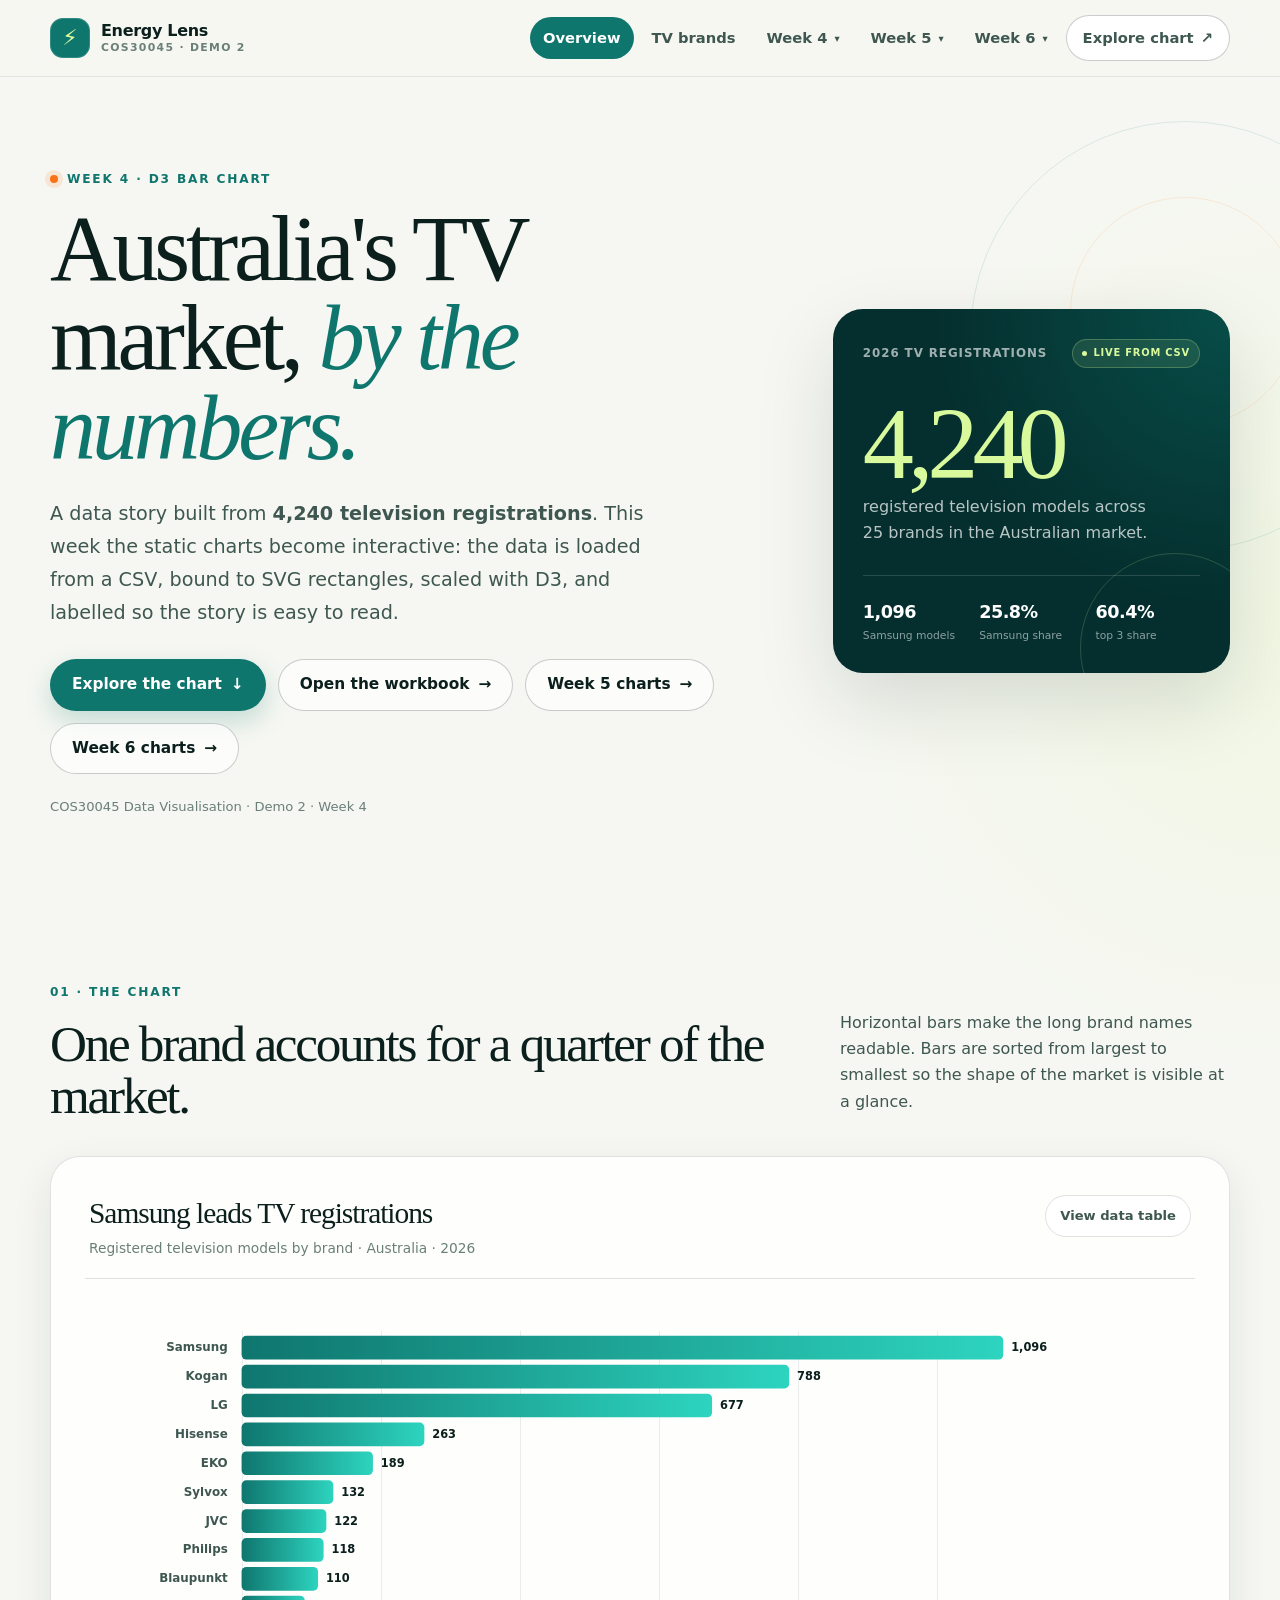
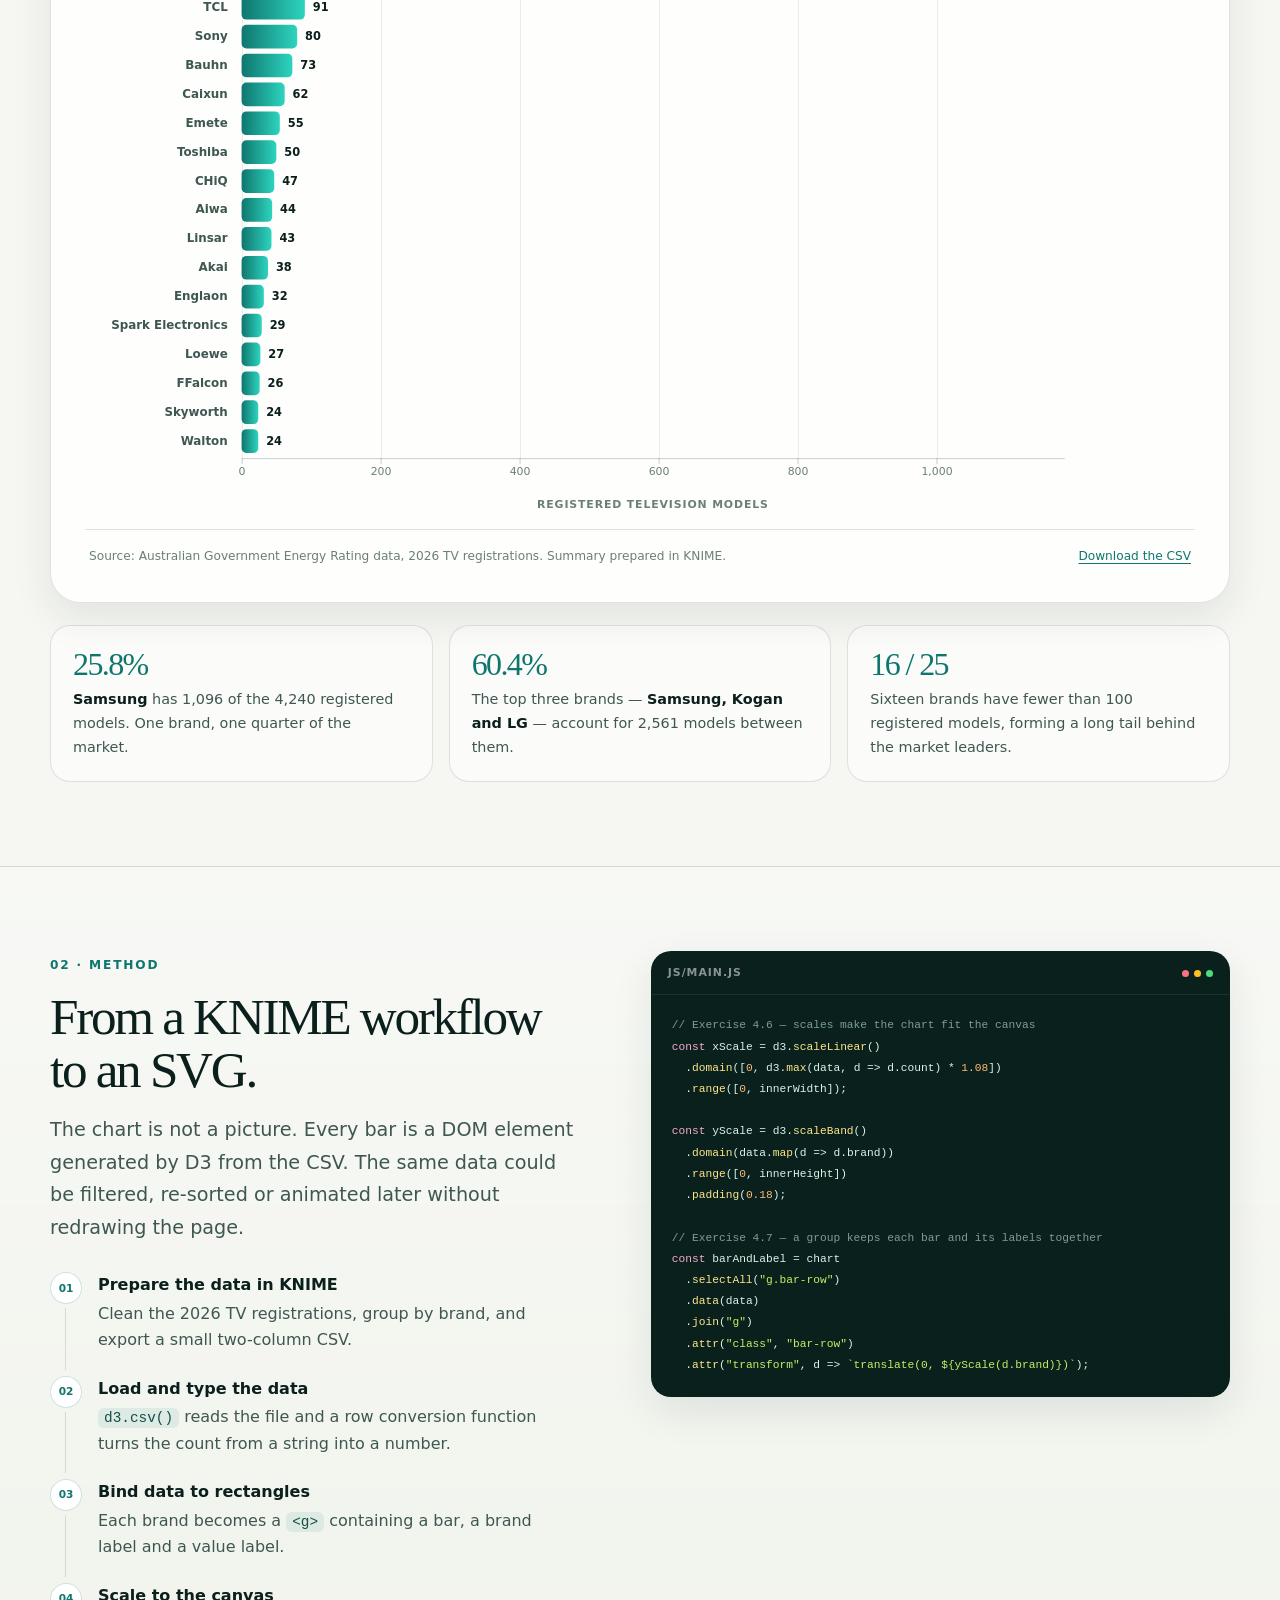
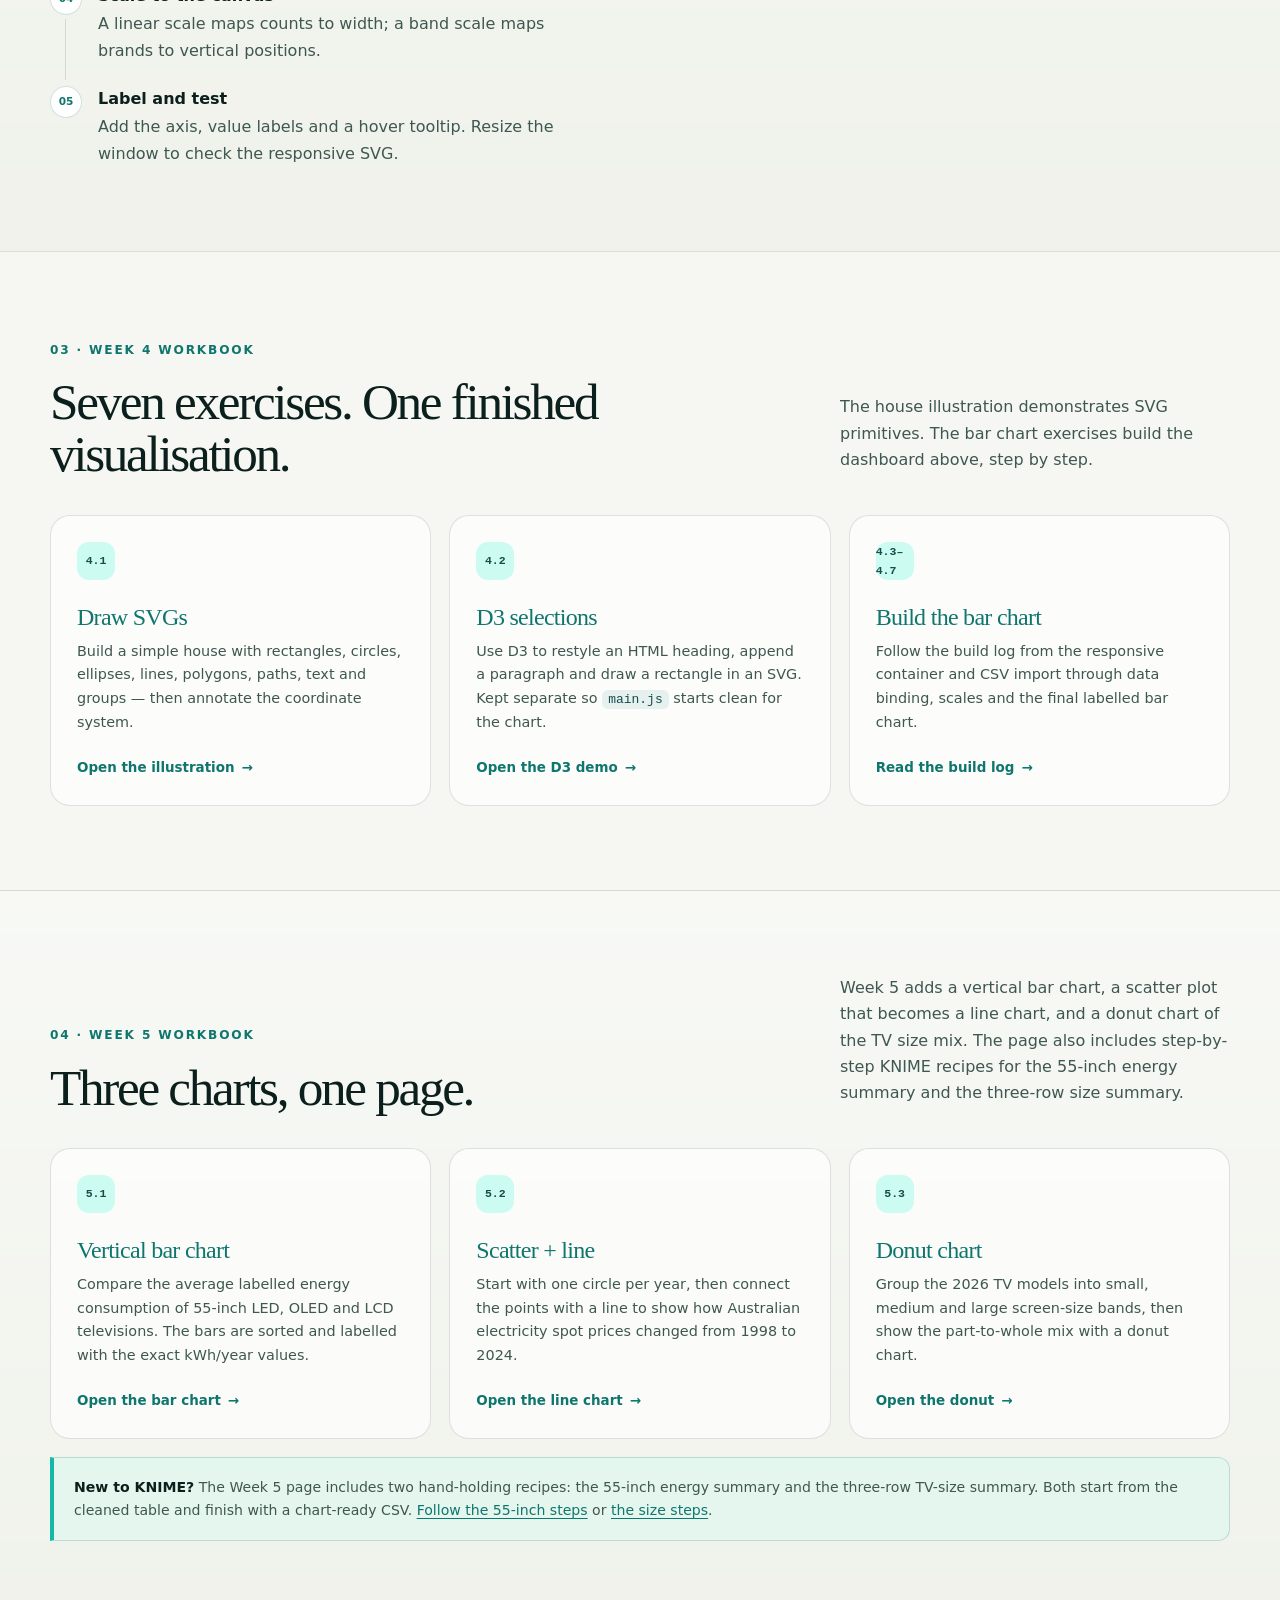
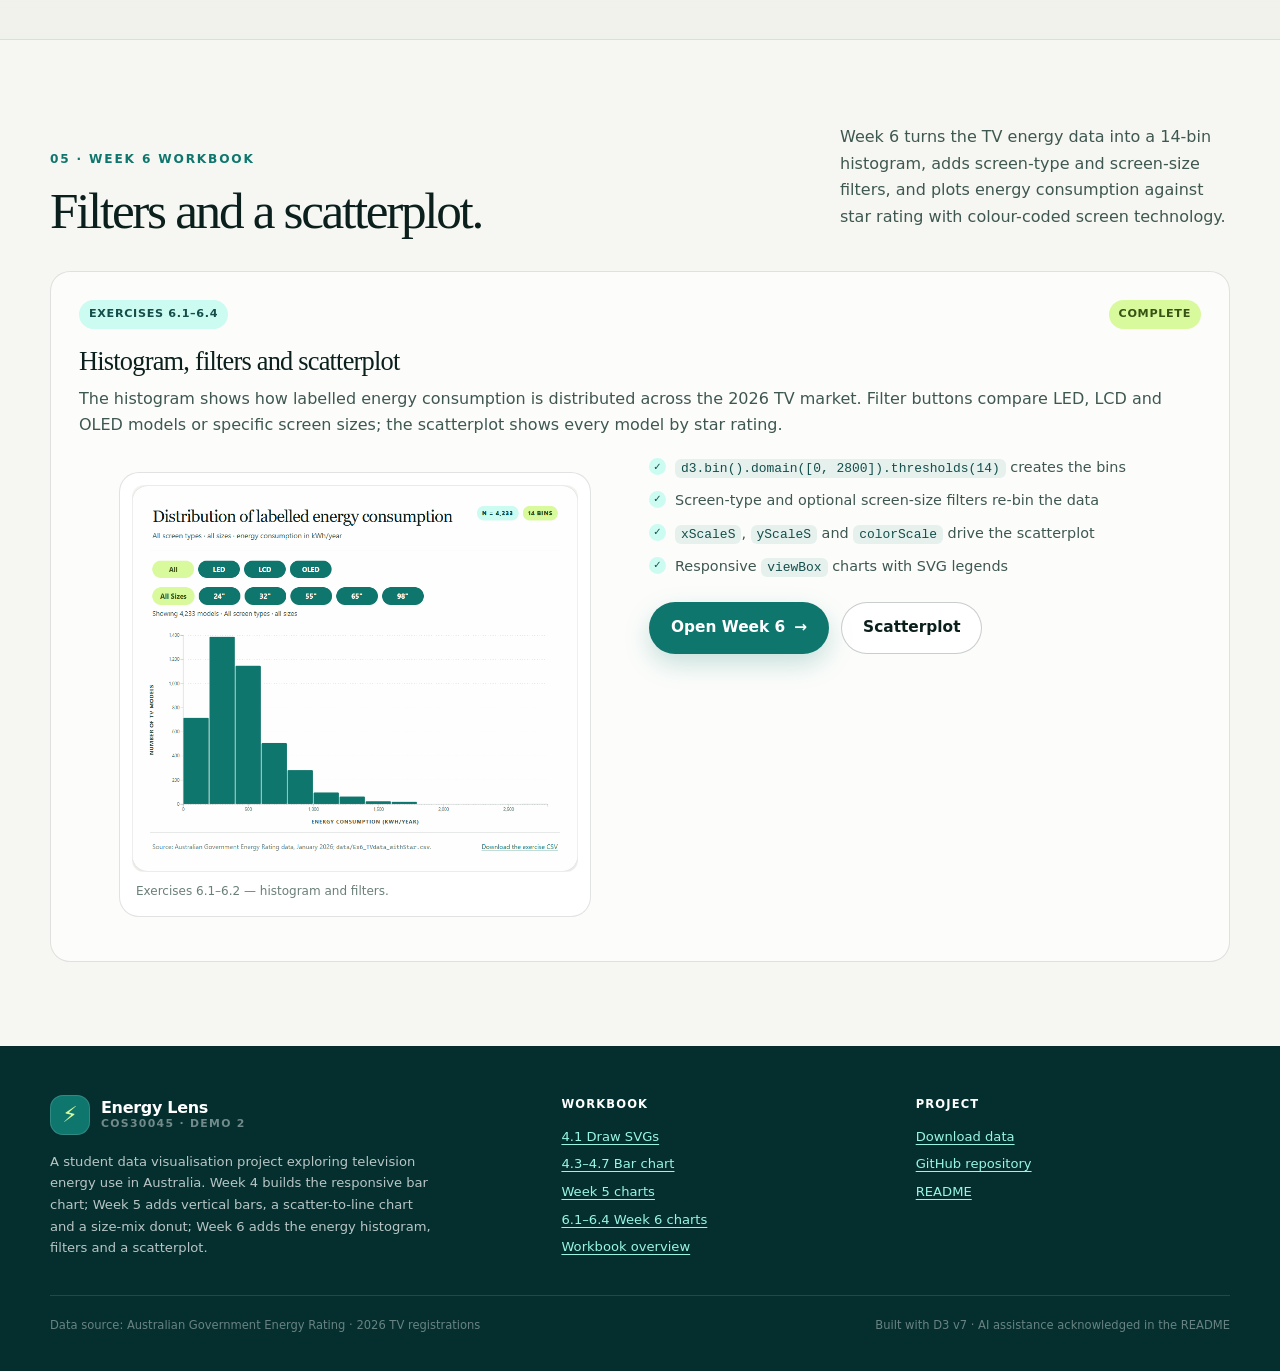
<file: index.html>
<!DOCTYPE html>
<html lang="en">
<head>
  <meta charset="UTF-8">
  <meta name="viewport" content="width=device-width, initial-scale=1.0">
  <meta name="description" content="Energy Lens — a COS30045 Data Visualisation project exploring television energy registrations in Australia with D3.">
  <title>Energy Lens | Australia's TV market in data</title>
  <link rel="stylesheet" href="style.css">
  <link rel="icon" href="assets/favicon.svg" type="image/svg+xml">
</head>
<body>
  <a class="skip-link" href="#main">Skip to content</a>

  <header class="site-header">
    <div class="container nav">
      <a class="brand" href="index.html" aria-label="Energy Lens home">
        <span class="brand-mark" aria-hidden="true">⚡</span>
        <span>
          <span class="brand-name">Energy Lens</span>
          <span class="brand-sub">COS30045 · Demo 2</span>
        </span>
      </a>
      <nav class="nav-links" aria-label="Primary navigation">
        <a href="index.html#overview" aria-current="page">Overview</a>
        <a href="index.html#brand-chart">TV brands</a>
        <details class="nav-group">
          <summary class="nav-group-label">Week 4</summary>
          <div class="nav-submenu">
            <a href="exercises/index.html">Week 4 workbook</a>
            <a href="exercises/exercise-4.1.html">4.1 Draw SVGs</a>
            <a href="exercises/exercise-4.2.html">4.2 D3 selections</a>
            <a href="exercises/exercise-4.3-4.7.html">4.3–4.7 Bar chart</a>
          </div>
        </details>
        <details class="nav-group">
          <summary class="nav-group-label">Week 5</summary>
          <div class="nav-submenu">
            <a href="exercises/exercise-5.html">Week 5 overview</a>
            <a href="exercises/exercise-5.html#bar">5.1 Vertical bars</a>
            <a href="exercises/exercise-5.html#line">5.2 Scatter + line</a>
            <a href="exercises/exercise-5.html#donut">5.3 Donut chart</a>
            <a href="exercises/exercise-5.html#knime">KNIME recipes</a>
          </div>
        </details>
        <details class="nav-group">
          <summary class="nav-group-label">Week 6</summary>
          <div class="nav-submenu">
            <a href="exercises/exercise-6.html">Week 6 overview</a>
            <a href="exercises/exercise-6.html#histogram-section">6.1 Histogram</a>
            <a href="exercises/exercise-6.html#histogram-section">6.2 Filters</a>
            <a href="exercises/exercise-6.html#scatter">6.3 Scatterplot</a>
            <a href="exercises/exercise-6.html#tooltip">6.4 Tooltip</a>
          </div>
        </details>
        <a class="nav-cta" href="#brand-chart">Explore chart <span aria-hidden="true">↗</span></a>
      </nav>
    </div>
  </header>

  <main id="main">
    <!-- ======================================================
         Hero
         ====================================================== -->
    <section class="hero" id="overview">
      <div class="container hero-grid">
        <div>
          <p class="eyebrow"><span class="pulse-dot" aria-hidden="true"></span> Week 4 · D3 bar chart</p>
          <h1>Australia's TV market, <em>by the numbers.</em></h1>
          <p class="hero-copy">
            A data story built from <strong>4,240 television registrations</strong>. This week the static
            charts become interactive: the data is loaded from a CSV, bound to SVG rectangles, scaled
            with D3, and labelled so the story is easy to read.
          </p>
          <div class="hero-actions">
            <a class="button button-primary" href="#brand-chart">Explore the chart <span aria-hidden="true">↓</span></a>
            <a class="button button-ghost" href="exercises/index.html">Open the workbook <span aria-hidden="true">→</span></a>
            <a class="button button-ghost" href="exercises/exercise-5.html">Week 5 charts <span aria-hidden="true">→</span></a>
            <a class="button button-ghost" href="exercises/exercise-6.html">Week 6 charts <span aria-hidden="true">→</span></a>
          </div>
          <p class="hero-note">COS30045 Data Visualisation · Demo 2 · Week 4</p>
        </div>

        <aside class="hero-card" aria-label="Dataset summary">
          <div class="hero-card-top">
            <span>2026 TV registrations</span>
            <span class="status-pill">Live from CSV</span>
          </div>
          <div class="hero-big-number" id="hero-total">4,240</div>
          <p>registered television models across <span id="hero-brand-count">25</span> brands in the Australian market.</p>
          <div class="mini-stats">
            <div>
              <span id="hero-top-count">1,096</span>
              <small>Samsung models</small>
            </div>
            <div>
              <span id="hero-top-share">25.8%</span>
              <small>Samsung share</small>
            </div>
            <div>
              <span id="hero-top3-share">60.4%</span>
              <small>top 3 share</small>
            </div>
          </div>
        </aside>
      </div>
    </section>

    <!-- ======================================================
         Chart
         ====================================================== -->
    <section class="section" id="brand-chart">
      <div class="container">
        <div class="section-heading">
          <div>
            <p class="section-kicker">01 · The chart</p>
            <h2>One brand accounts for a quarter of the market.</h2>
          </div>
          <p class="section-lede">
            Horizontal bars make the long brand names readable. Bars are sorted from largest to
            smallest so the shape of the market is visible at a glance.
          </p>
        </div>

        <figure class="chart-card">
          <div class="chart-header">
            <div>
              <h3>Samsung leads TV registrations</h3>
              <p>Registered television models by brand · Australia · 2026</p>
            </div>
            <div class="chart-actions">
              <button class="chip-button" id="toggle-table" type="button" aria-expanded="false" aria-controls="data-table-wrap">
                View data table
              </button>
            </div>
          </div>

          <div class="responsive-svg-container" id="chart-container">
            <div class="chart-loading" id="chart-loading">Loading TV registration data…</div>
          </div>

          <div class="chart-tooltip" id="chart-tooltip" role="status" aria-live="polite"></div>

          <div class="data-table-wrap" id="data-table-wrap" hidden></div>

          <figcaption>
            <span>Source: Australian Government Energy Rating data, 2026 TV registrations. Summary prepared in KNIME.</span>
            <a href="data/tvBrandCount.csv" download>Download the CSV</a>
          </figcaption>
        </figure>

        <div class="insight-grid">
          <article class="insight-card">
            <span class="insight-number">25.8%</span>
            <p><strong>Samsung</strong> has 1,096 of the 4,240 registered models. One brand, one quarter of the market.</p>
          </article>
          <article class="insight-card">
            <span class="insight-number">60.4%</span>
            <p>The top three brands — <strong>Samsung, Kogan and LG</strong> — account for 2,561 models between them.</p>
          </article>
          <article class="insight-card">
            <span class="insight-number">16 / 25</span>
            <p>Sixteen brands have fewer than 100 registered models, forming a long tail behind the market leaders.</p>
          </article>
        </div>
      </div>
    </section>

    <!-- ======================================================
         Method
         ====================================================== -->
    <section class="section section-alt" id="method">
      <div class="container method-grid">
        <div>
          <p class="section-kicker">02 · Method</p>
          <h2>From a KNIME workflow to an SVG.</h2>
          <p class="lede">
            The chart is not a picture. Every bar is a DOM element generated by D3 from the CSV.
            The same data could be filtered, re-sorted or animated later without redrawing the page.
          </p>

          <ol class="process-list">
            <li>
              <strong>Prepare the data in KNIME</strong>
              Clean the 2026 TV registrations, group by brand, and export a small two-column CSV.
            </li>
            <li>
              <strong>Load and type the data</strong>
              <code>d3.csv()</code> reads the file and a row conversion function turns the count from a string into a number.
            </li>
            <li>
              <strong>Bind data to rectangles</strong>
              Each brand becomes a <code>&lt;g&gt;</code> containing a bar, a brand label and a value label.
            </li>
            <li>
              <strong>Scale to the canvas</strong>
              A linear scale maps counts to width; a band scale maps brands to vertical positions.
            </li>
            <li>
              <strong>Label and test</strong>
              Add the axis, value labels and a hover tooltip. Resize the window to check the responsive SVG.
            </li>
          </ol>
        </div>

        <div class="code-card">
          <div class="code-card-top">
            <span>js/main.js</span>
            <span class="code-dots" aria-hidden="true"><i></i><i></i><i></i></span>
          </div>
          <pre><code><span class="code-comment">// Exercise 4.6 — scales make the chart fit the canvas</span>
<span class="code-keyword">const</span> xScale = d3.<span class="code-function">scaleLinear</span>()
  .<span class="code-function">domain</span>([<span class="code-number">0</span>, d3.<span class="code-function">max</span>(data, d =&gt; d.count) * <span class="code-number">1.08</span>])
  .<span class="code-function">range</span>([<span class="code-number">0</span>, innerWidth]);

<span class="code-keyword">const</span> yScale = d3.<span class="code-function">scaleBand</span>()
  .<span class="code-function">domain</span>(data.<span class="code-function">map</span>(d =&gt; d.brand))
  .<span class="code-function">range</span>([<span class="code-number">0</span>, innerHeight])
  .<span class="code-function">padding</span>(<span class="code-number">0.18</span>);

<span class="code-comment">// Exercise 4.7 — a group keeps each bar and its labels together</span>
<span class="code-keyword">const</span> barAndLabel = chart
  .<span class="code-function">selectAll</span>(<span class="code-string">"g.bar-row"</span>)
  .<span class="code-function">data</span>(data)
  .<span class="code-function">join</span>(<span class="code-string">"g"</span>)
  .<span class="code-function">attr</span>(<span class="code-string">"class"</span>, <span class="code-string">"bar-row"</span>)
  .<span class="code-function">attr</span>(<span class="code-string">"transform"</span>, d =&gt; <span class="code-string">`translate(0, ${yScale(d.brand)})`</span>);</code></pre>
        </div>
      </div>
    </section>

    <!-- ======================================================
         Week 4 exercise cards
         ====================================================== -->
    <section class="section" id="exercises">
      <div class="container">
        <div class="section-heading">
          <div>
            <p class="section-kicker">03 · Week 4 workbook</p>
            <h2>Seven exercises. One finished visualisation.</h2>
          </div>
          <p class="section-lede">
            The house illustration demonstrates SVG primitives. The bar chart exercises build the
            dashboard above, step by step.
          </p>
        </div>

        <div class="exercise-grid">
          <a class="exercise-card" href="exercises/exercise-4.1.html">
            <span class="exercise-number">4.1</span>
            <h3>Draw SVGs</h3>
            <p>Build a simple house with rectangles, circles, ellipses, lines, polygons, paths, text and groups — then annotate the coordinate system.</p>
            <span class="card-link">Open the illustration</span>
          </a>

          <a class="exercise-card" href="exercises/exercise-4.2.html">
            <span class="exercise-number">4.2</span>
            <h3>D3 selections</h3>
            <p>Use D3 to restyle an HTML heading, append a paragraph and draw a rectangle in an SVG. Kept separate so <code>main.js</code> starts clean for the chart.</p>
            <span class="card-link">Open the D3 demo</span>
          </a>

          <a class="exercise-card" href="exercises/exercise-4.3-4.7.html">
            <span class="exercise-number">4.3–4.7</span>
            <h3>Build the bar chart</h3>
            <p>Follow the build log from the responsive container and CSV import through data binding, scales and the final labelled bar chart.</p>
            <span class="card-link">Read the build log</span>
          </a>
        </div>
      </div>
    </section>

    <!-- ======================================================
         Week 5 exercise cards
         ====================================================== -->
    <section class="section section-alt" id="week5">
      <div class="container">
        <div class="section-heading">
          <div>
            <p class="section-kicker">04 · Week 5 workbook</p>
            <h2>Three charts, one page.</h2>
          </div>
          <p class="section-lede">
            Week 5 adds a vertical bar chart, a scatter plot that becomes a line chart, and a
            donut chart of the TV size mix. The page also includes step-by-step KNIME recipes for
            the 55-inch energy summary and the three-row size summary.
          </p>
        </div>

        <div class="exercise-grid">
          <a class="exercise-card" href="exercises/exercise-5.html#bar">
            <span class="exercise-number">5.1</span>
            <h3>Vertical bar chart</h3>
            <p>
              Compare the average labelled energy consumption of 55-inch LED, OLED and LCD
              televisions. The bars are sorted and labelled with the exact kWh/year values.
            </p>
            <span class="card-link">Open the bar chart</span>
          </a>

          <a class="exercise-card" href="exercises/exercise-5.html#line">
            <span class="exercise-number">5.2</span>
            <h3>Scatter + line</h3>
            <p>
              Start with one circle per year, then connect the points with a line to show how
              Australian electricity spot prices changed from 1998 to 2024.
            </p>
            <span class="card-link">Open the line chart</span>
          </a>

          <a class="exercise-card" href="exercises/exercise-5.html#donut">
            <span class="exercise-number">5.3</span>
            <h3>Donut chart</h3>
            <p>
              Group the 2026 TV models into small, medium and large screen-size bands, then show
              the part-to-whole mix with a donut chart.
            </p>
            <span class="card-link">Open the donut</span>
          </a>
        </div>

        <p class="note note--spaced">
          <strong>New to KNIME?</strong> The Week 5 page includes two hand-holding recipes: the
          55-inch energy summary and the three-row TV-size summary. Both start from the cleaned
          table and finish with a chart-ready CSV.
          <a href="exercises/exercise-5.html#knime">Follow the 55-inch steps</a> or
          <a href="exercises/exercise-5.html#knime-donut">the size steps</a>.
        </p>
      </div>
    </section>

    <!-- ======================================================
         Week 6 exercise card
         ====================================================== -->
    <section class="section" id="week6">
      <div class="container">
        <div class="section-heading">
          <div>
            <p class="section-kicker">05 · Week 6 workbook</p>
            <h2>Filters and a scatterplot.</h2>
          </div>
          <p class="section-lede">
            Week 6 turns the TV energy data into a 14-bin histogram, adds screen-type and
            screen-size filters, and plots energy consumption against star rating with colour-coded
            screen technology.
          </p>
        </div>

        <article class="hub-card hub-card--wide">
          <div class="svg-toolbar svg-toolbar--spaced">
            <span class="tag">Exercises 6.1–6.4</span>
            <span class="tag tag--lime">Complete</span>
          </div>
          <h3>Histogram, filters and scatterplot</h3>
          <p>
            The histogram shows how labelled energy consumption is distributed across the 2026 TV
            market. Filter buttons compare LED, LCD and OLED models or specific screen sizes; the
            scatterplot shows every model by star rating.
          </p>
          <div class="image-grid image-grid--spaced">
            <figure class="image-card">
              <img src="images/week6-histogram.png"
                   alt="Histogram of TV energy consumption with 14 bins and filter buttons for screen type and screen size.">
              <figcaption>Exercises 6.1–6.2 — histogram and filters.</figcaption>
            </figure>
            <div>
              <ul class="checklist">
                <li><code>d3.bin().domain([0, 2800]).thresholds(14)</code> creates the bins</li>
                <li>Screen-type and optional screen-size filters re-bin the data</li>
                <li><code>xScaleS</code>, <code>yScaleS</code> and <code>colorScale</code> drive the scatterplot</li>
                <li>Responsive <code>viewBox</code> charts with SVG legends</li>
              </ul>
              <div class="hero-actions hero-actions--spaced">
                <a class="button button-primary" href="exercises/exercise-6.html">Open Week 6 <span aria-hidden="true">→</span></a>
                <a class="button button-ghost" href="exercises/exercise-6.html#scatter-heading">Scatterplot</a>
              </div>
            </div>
          </div>
        </article>
      </div>
    </section>
  </main>

  <footer class="site-footer">
    <div class="container">
      <div class="footer-grid">
        <div>
          <a class="brand" href="index.html">
            <span class="brand-mark" aria-hidden="true">⚡</span>
            <span>
              <span class="brand-name">Energy Lens</span>
              <span class="brand-sub">COS30045 · Demo 2</span>
            </span>
          </a>
          <p>
            A student data visualisation project exploring television energy use in Australia.
            Week 4 builds the responsive bar chart; Week 5 adds vertical bars, a scatter-to-line
            chart and a size-mix donut; Week 6 adds the energy histogram, filters and a scatterplot.
          </p>
        </div>
        <div>
          <h4>Workbook</h4>
          <ul>
            <li><a href="exercises/exercise-4.1.html">4.1 Draw SVGs</a></li>
            <li><a href="exercises/exercise-4.3-4.7.html">4.3–4.7 Bar chart</a></li>
            <li><a href="exercises/exercise-5.html">Week 5 charts</a></li>
            <li><a href="exercises/exercise-6.html">6.1–6.4 Week 6 charts</a></li>
            <li><a href="exercises/index.html">Workbook overview</a></li>
          </ul>
        </div>
        <div>
          <h4>Project</h4>
          <ul>
            <li><a href="data/tvBrandCount.csv" download>Download data</a></li>
            <li><a href="https://github.com/hung7405/COS30045-Data-Viz-demo-2" target="_blank" rel="noreferrer">GitHub repository</a></li>
            <li><a href="README.md">README</a></li>
          </ul>
        </div>
      </div>
      <div class="footer-bottom">
        <span>Data source: Australian Government Energy Rating · 2026 TV registrations</span>
        <span>Built with D3 v7 · AI assistance acknowledged in the README</span>
      </div>
    </div>
  </footer>

  <script src="js/d3.v7.min.js"></script>
  <script src="js/main.js"></script>
</body>
</html>
</file>
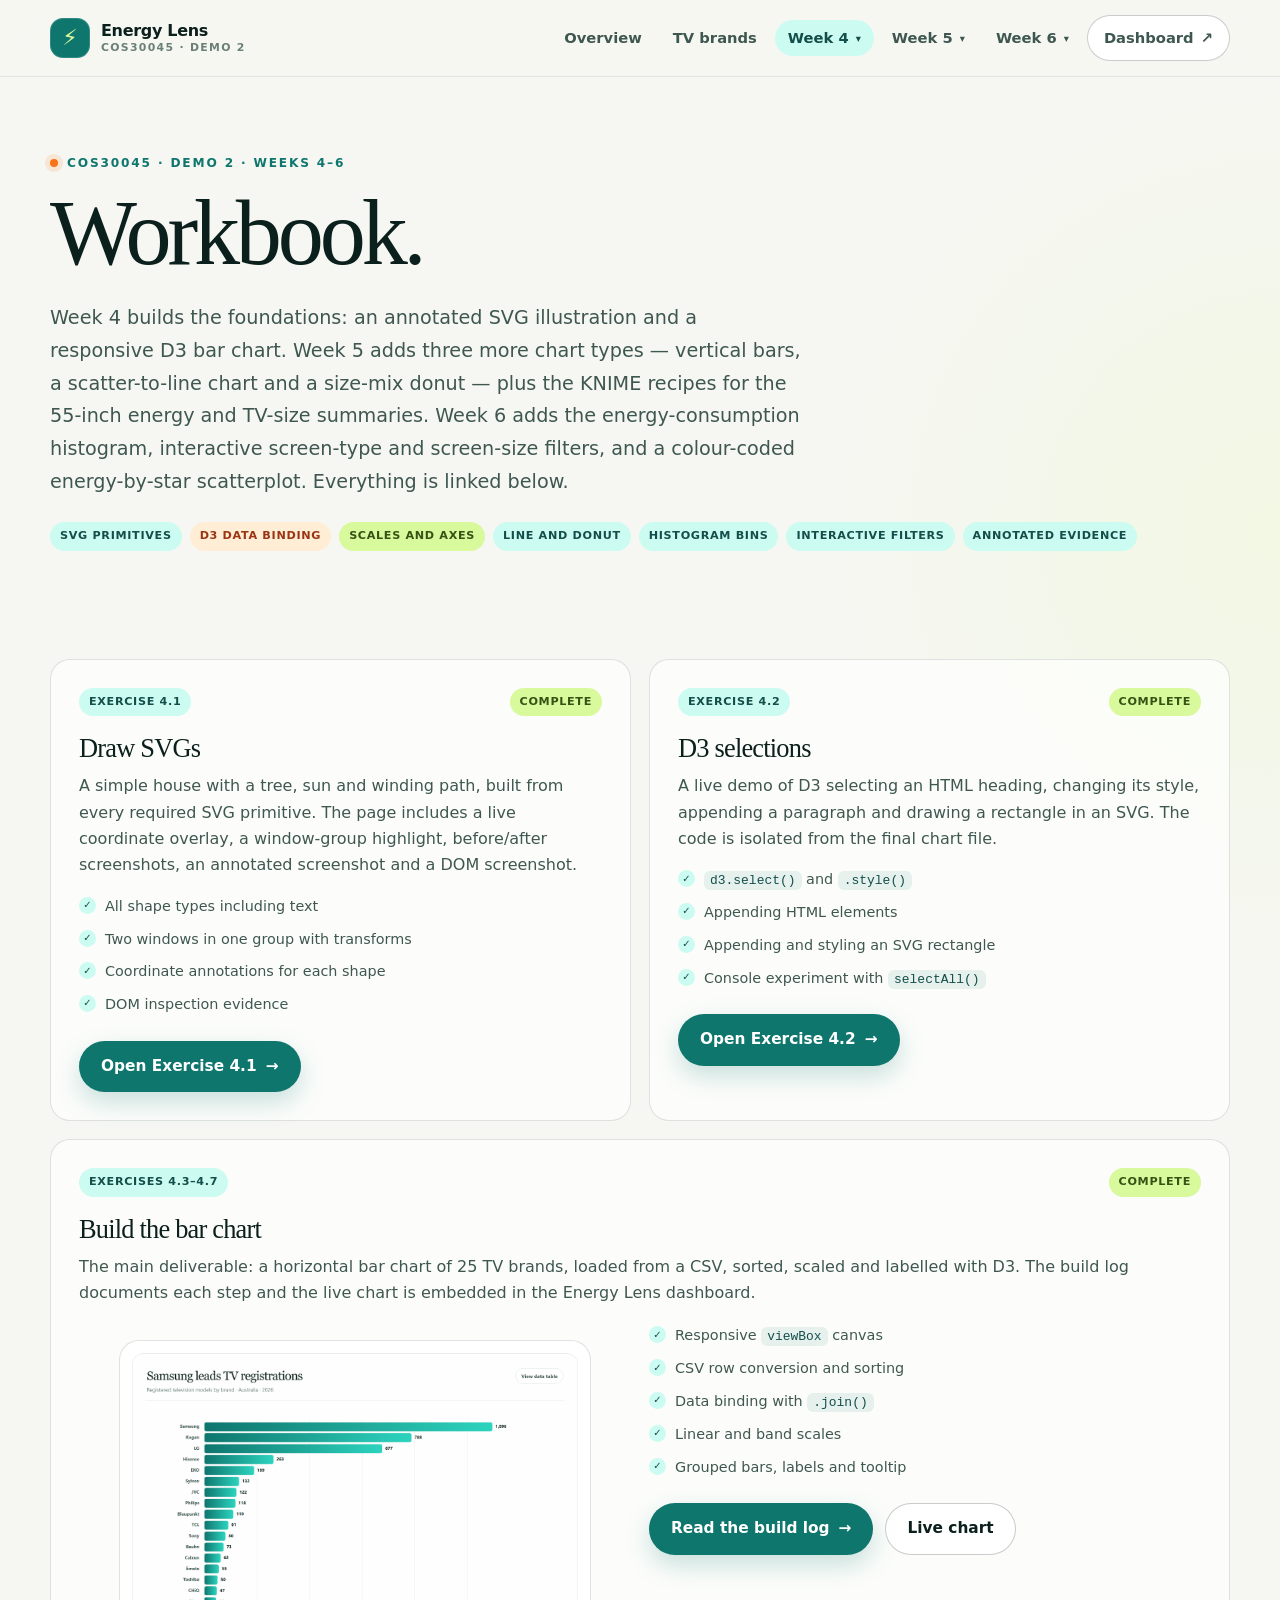
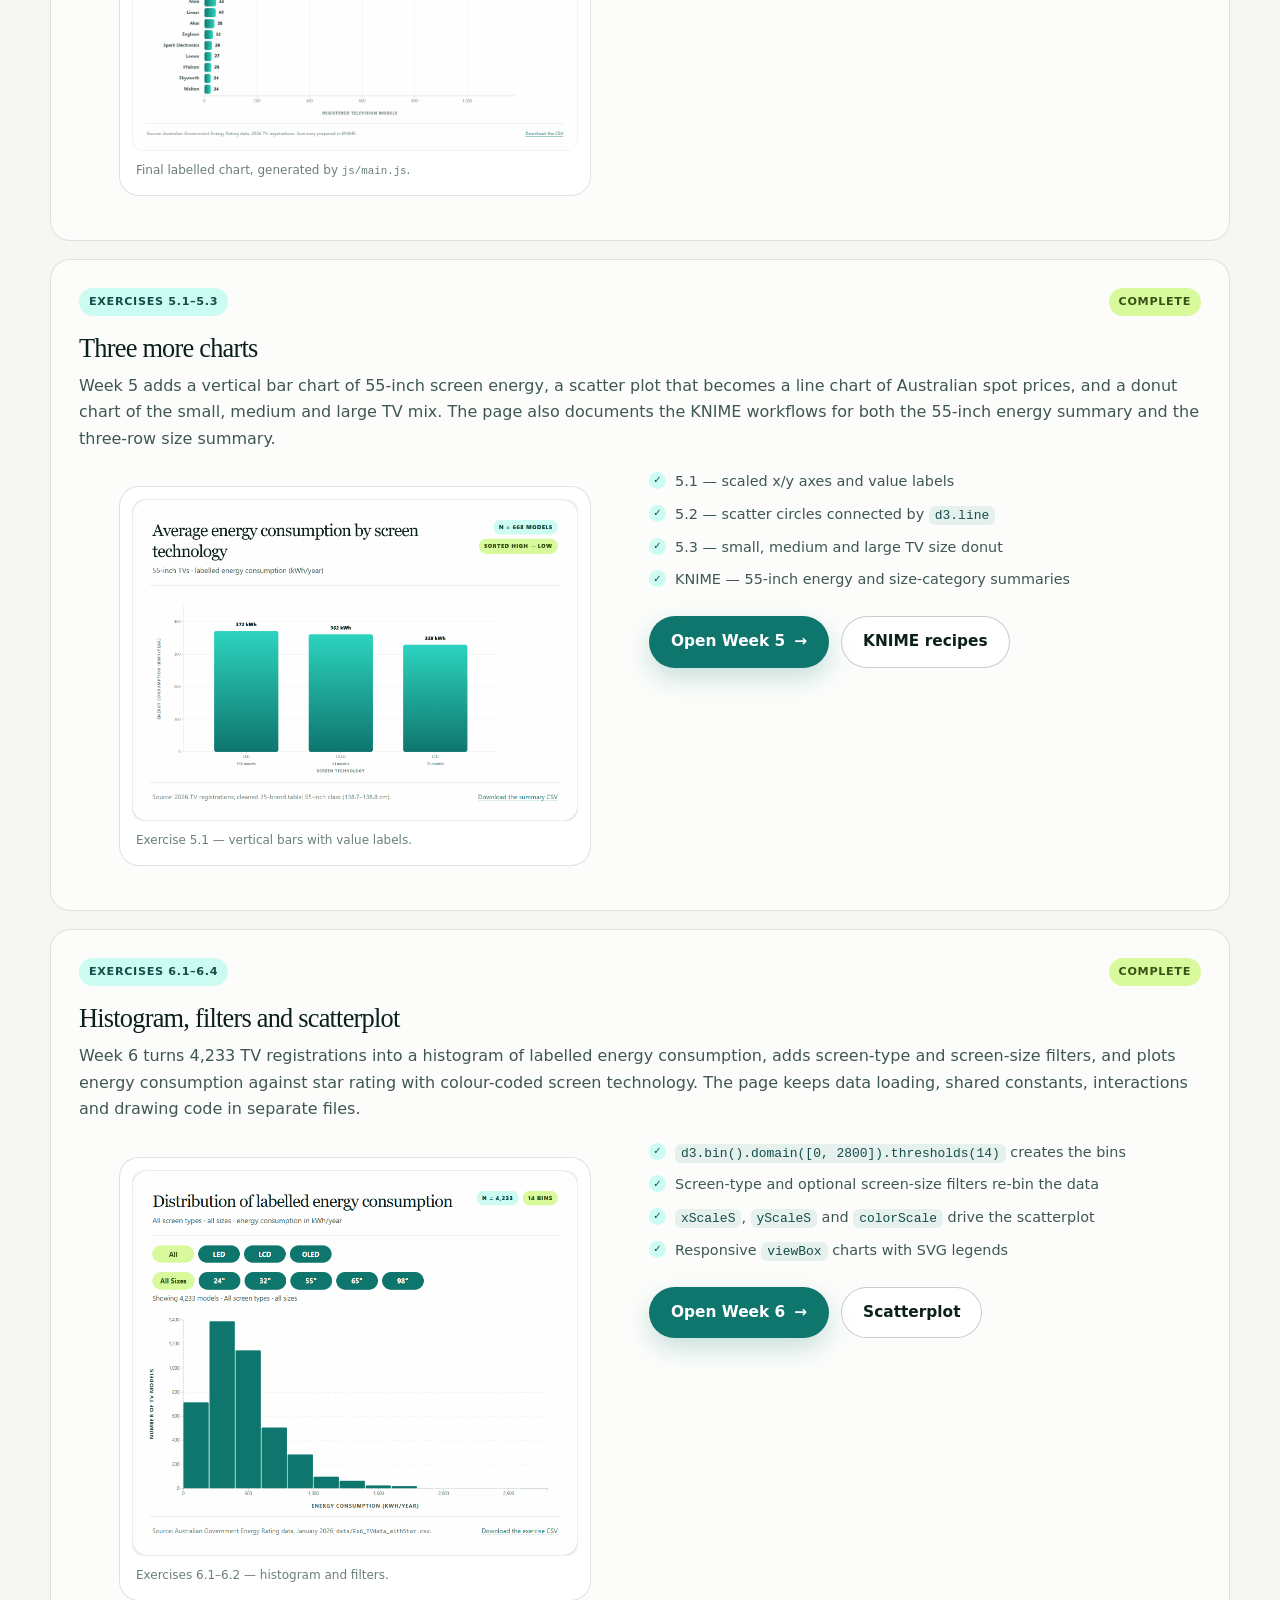
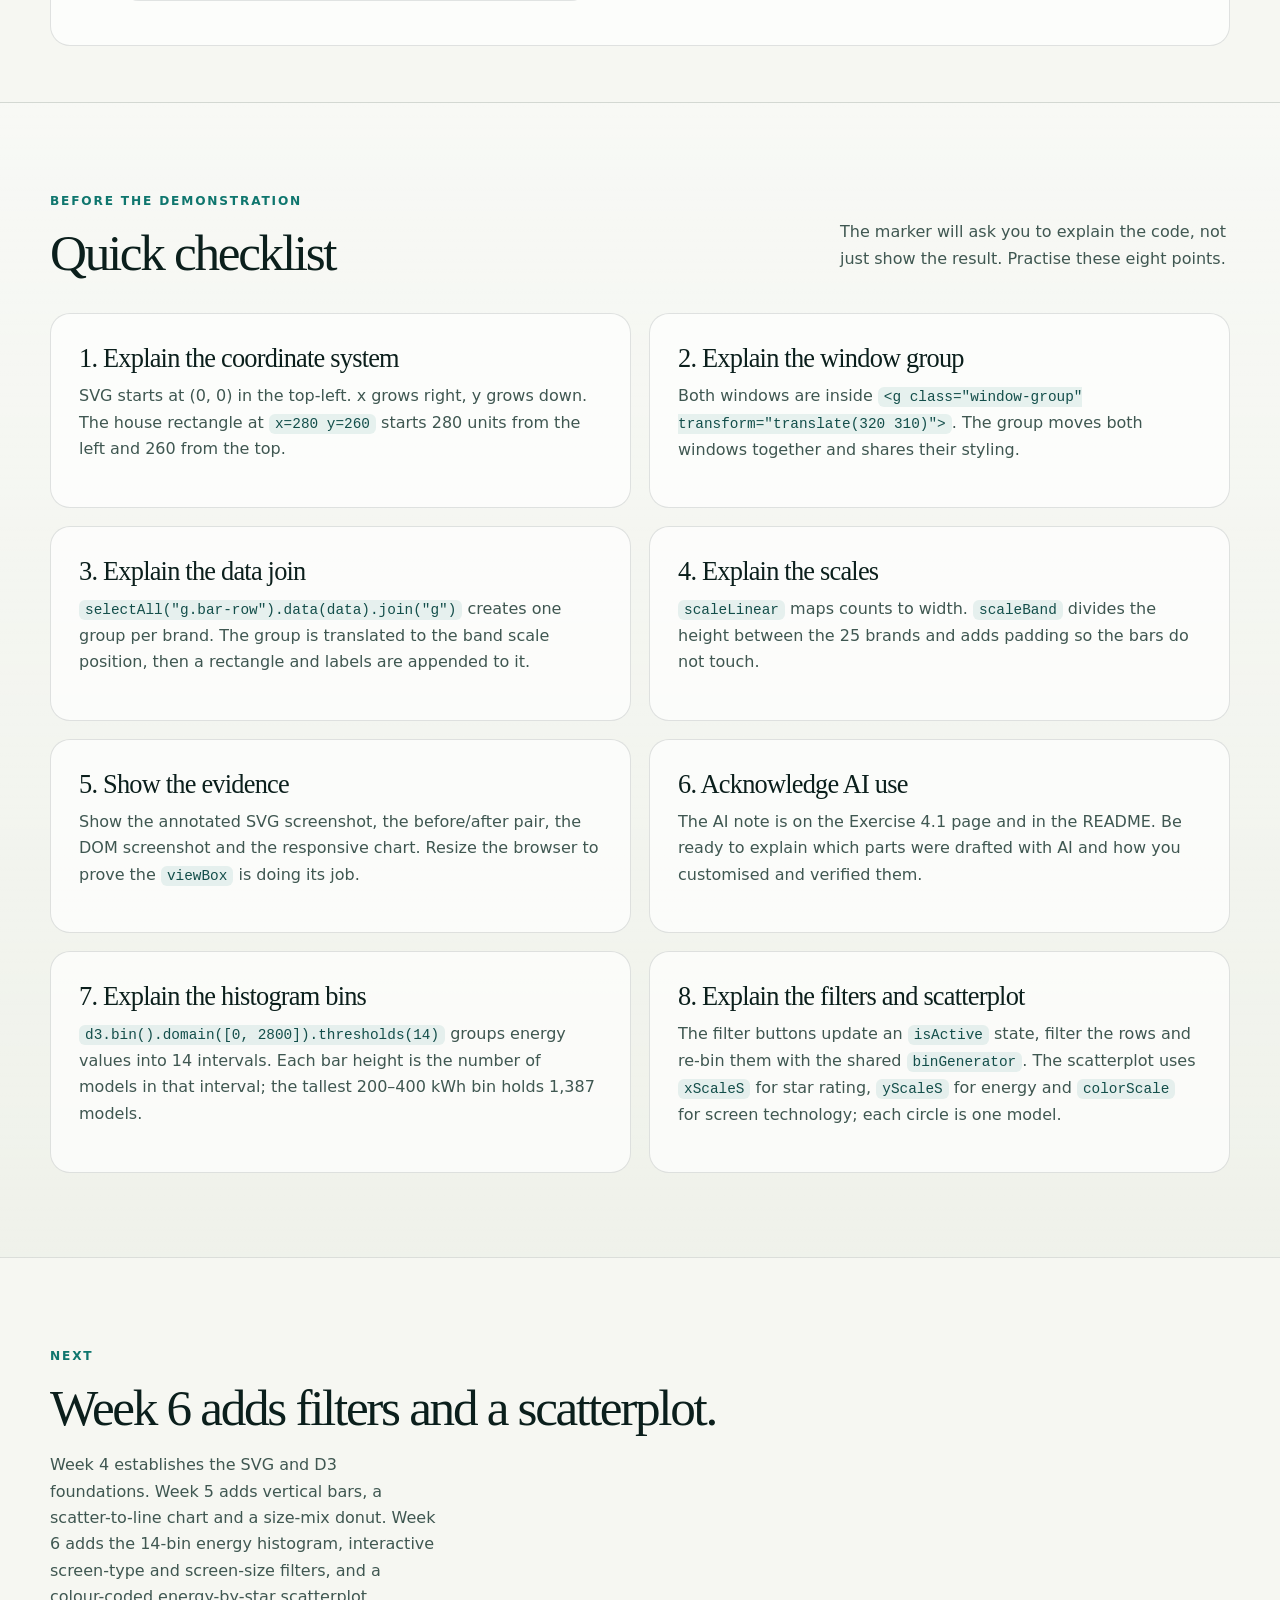
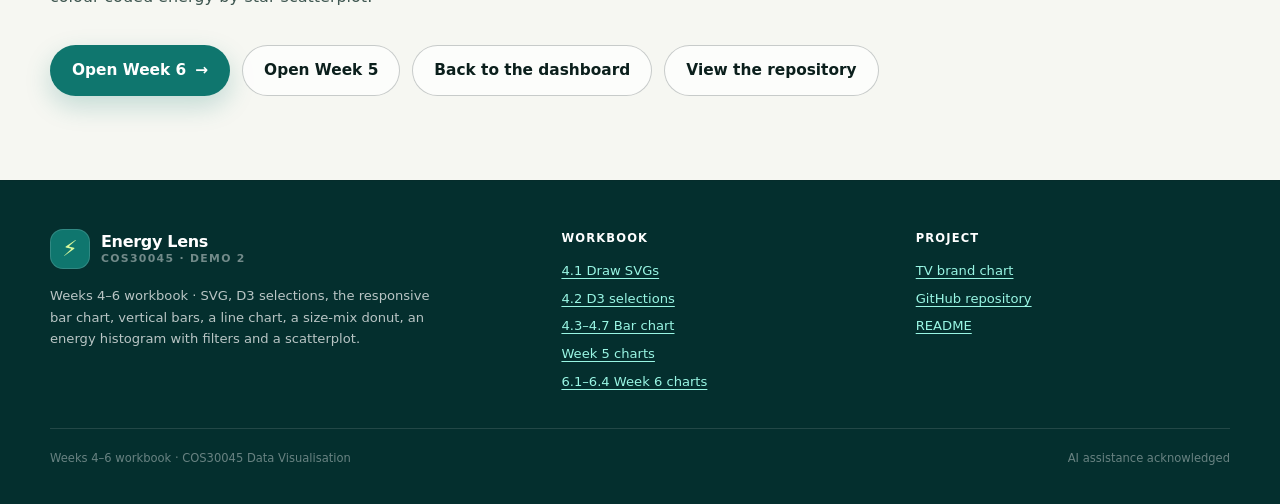
<file: exercises/index.html>
<!DOCTYPE html>
<html lang="en">
<head>
  <meta charset="UTF-8">
  <meta name="viewport" content="width=device-width, initial-scale=1.0">
  <meta name="description" content="Workbook for COS30045 Demo 2 — Week 4 SVG and D3 bar chart exercises, Week 5 vertical bars, a scatter-to-line chart and a size-mix donut, and the Week 6 histogram, filters and scatterplot.">
  <title>Weeks 4–6 workbook | Energy Lens</title>
  <link rel="stylesheet" href="../style.css">
  <link rel="icon" href="../assets/favicon.svg" type="image/svg+xml">
</head>
<body>
  <a class="skip-link" href="#main">Skip to content</a>

  <header class="site-header">
    <div class="container nav">
      <a class="brand" href="../index.html" aria-label="Energy Lens home">
        <span class="brand-mark" aria-hidden="true">⚡</span>
        <span>
          <span class="brand-name">Energy Lens</span>
          <span class="brand-sub">COS30045 · Demo 2</span>
        </span>
      </a>
      <nav class="nav-links" aria-label="Primary navigation">
        <a href="../index.html#overview">Overview</a>
        <a href="../index.html#brand-chart">TV brands</a>
        <details class="nav-group">
          <summary class="nav-group-label is-current">Week 4</summary>
          <div class="nav-submenu">
            <a href="index.html" aria-current="page">Week 4 workbook</a>
            <a href="exercise-4.1.html">4.1 Draw SVGs</a>
            <a href="exercise-4.2.html">4.2 D3 selections</a>
            <a href="exercise-4.3-4.7.html">4.3–4.7 Bar chart</a>
          </div>
        </details>
        <details class="nav-group">
          <summary class="nav-group-label">Week 5</summary>
          <div class="nav-submenu">
            <a href="exercise-5.html">Week 5 overview</a>
            <a href="exercise-5.html#bar">5.1 Vertical bars</a>
            <a href="exercise-5.html#line">5.2 Scatter + line</a>
            <a href="exercise-5.html#donut">5.3 Donut chart</a>
            <a href="exercise-5.html#knime">KNIME recipes</a>
          </div>
        </details>
        <details class="nav-group">
          <summary class="nav-group-label">Week 6</summary>
          <div class="nav-submenu">
            <a href="exercise-6.html">Week 6 overview</a>
            <a href="exercise-6.html#histogram-section">6.1 Histogram</a>
            <a href="exercise-6.html#histogram-section">6.2 Filters</a>
            <a href="exercise-6.html#scatter">6.3 Scatterplot</a>
            <a href="exercise-6.html#tooltip">6.4 Tooltip</a>
          </div>
        </details>
        <a class="nav-cta" href="../index.html">Dashboard <span aria-hidden="true">↗</span></a>
      </nav>
    </div>
  </header>

  <main id="main">
    <section class="hub-hero">
      <div class="container">
        <p class="eyebrow"><span class="pulse-dot" aria-hidden="true"></span> COS30045 · Demo 2 · Weeks 4–6</p>
        <h1>Workbook.</h1>
        <p class="lede">
          Week 4 builds the foundations: an annotated SVG illustration and a responsive D3 bar
          chart. Week 5 adds three more chart types — vertical bars, a scatter-to-line chart and a
          size-mix donut — plus the KNIME recipes for the 55-inch energy and TV-size summaries.
          Week 6 adds the energy-consumption histogram, interactive screen-type and screen-size
          filters, and a colour-coded energy-by-star scatterplot. Everything is linked below.
        </p>
        <div class="exercise-meta">
          <span class="tag">SVG primitives</span>
          <span class="tag tag--orange">D3 data binding</span>
          <span class="tag tag--lime">Scales and axes</span>
          <span class="tag">Line and donut</span>
          <span class="tag">Histogram bins</span>
          <span class="tag">Interactive filters</span>
          <span class="tag">Annotated evidence</span>
        </div>
      </div>
    </section>

    <section class="section-tight">
      <div class="container">
        <div class="hub-grid">
          <article class="hub-card">
            <div class="svg-toolbar svg-toolbar--spaced">
              <span class="tag">Exercise 4.1</span>
              <span class="tag tag--lime">Complete</span>
            </div>
            <h3>Draw SVGs</h3>
            <p>
              A simple house with a tree, sun and winding path, built from every required SVG
              primitive. The page includes a live coordinate overlay, a window-group highlight,
              before/after screenshots, an annotated screenshot and a DOM screenshot.
            </p>
            <ul class="checklist">
              <li>All shape types including text</li>
              <li>Two windows in one group with transforms</li>
              <li>Coordinate annotations for each shape</li>
              <li>DOM inspection evidence</li>
            </ul>
            <div class="hero-actions hero-actions--spaced">
              <a class="button button-primary" href="exercise-4.1.html">Open Exercise 4.1 <span aria-hidden="true">→</span></a>
            </div>
          </article>

          <article class="hub-card">
            <div class="svg-toolbar svg-toolbar--spaced">
              <span class="tag">Exercise 4.2</span>
              <span class="tag tag--lime">Complete</span>
            </div>
            <h3>D3 selections</h3>
            <p>
              A live demo of D3 selecting an HTML heading, changing its style, appending a paragraph
              and drawing a rectangle in an SVG. The code is isolated from the final chart file.
            </p>
            <ul class="checklist">
              <li><code>d3.select()</code> and <code>.style()</code></li>
              <li>Appending HTML elements</li>
              <li>Appending and styling an SVG rectangle</li>
              <li>Console experiment with <code>selectAll()</code></li>
            </ul>
            <div class="hero-actions hero-actions--spaced">
              <a class="button button-primary" href="exercise-4.2.html">Open Exercise 4.2 <span aria-hidden="true">→</span></a>
            </div>
          </article>

          <article class="hub-card hub-card--wide">
            <div class="svg-toolbar svg-toolbar--spaced">
              <span class="tag">Exercises 4.3–4.7</span>
              <span class="tag tag--lime">Complete</span>
            </div>
            <h3>Build the bar chart</h3>
            <p>
              The main deliverable: a horizontal bar chart of 25 TV brands, loaded from a CSV,
              sorted, scaled and labelled with D3. The build log documents each step and the live
              chart is embedded in the Energy Lens dashboard.
            </p>
            <div class="image-grid image-grid--spaced">
              <figure class="image-card">
                <img src="../images/chart-final.png"
                     alt="Final horizontal bar chart of registered TV models by brand.">
                <figcaption>Final labelled chart, generated by <code>js/main.js</code>.</figcaption>
              </figure>
              <div>
                <ul class="checklist">
                  <li>Responsive <code>viewBox</code> canvas</li>
                  <li>CSV row conversion and sorting</li>
                  <li>Data binding with <code>.join()</code></li>
                  <li>Linear and band scales</li>
                  <li>Grouped bars, labels and tooltip</li>
                </ul>
                <div class="hero-actions hero-actions--spaced">
                  <a class="button button-primary" href="exercise-4.3-4.7.html">Read the build log <span aria-hidden="true">→</span></a>
                  <a class="button button-ghost" href="../index.html#brand-chart">Live chart</a>
                </div>
              </div>
            </div>
          </article>

          <article class="hub-card hub-card--wide">
            <div class="svg-toolbar svg-toolbar--spaced">
              <span class="tag">Exercises 5.1–5.3</span>
              <span class="tag tag--lime">Complete</span>
            </div>
            <h3>Three more charts</h3>
            <p>
              Week 5 adds a vertical bar chart of 55-inch screen energy, a scatter plot that
              becomes a line chart of Australian spot prices, and a donut chart of the small,
              medium and large TV mix. The page also documents the KNIME workflows for both the
              55-inch energy summary and the three-row size summary.
            </p>
            <div class="image-grid image-grid--spaced">
              <figure class="image-card">
                <img src="../images/week5-bar.png"
                     alt="Vertical bar chart comparing average energy consumption for LED, OLED and LCD 55-inch televisions.">
                <figcaption>Exercise 5.1 — vertical bars with value labels.</figcaption>
              </figure>
              <div>
                <ul class="checklist">
                  <li>5.1 — scaled x/y axes and value labels</li>
                  <li>5.2 — scatter circles connected by <code>d3.line</code></li>
                  <li>5.3 — small, medium and large TV size donut</li>
                  <li>KNIME — 55-inch energy and size-category summaries</li>
                </ul>
                <div class="hero-actions hero-actions--spaced">
                  <a class="button button-primary" href="exercise-5.html">Open Week 5 <span aria-hidden="true">→</span></a>
                  <a class="button button-ghost" href="exercise-5.html#knime">KNIME recipes</a>
                </div>
              </div>
            </div>
          </article>

          <article class="hub-card hub-card--wide">
            <div class="svg-toolbar svg-toolbar--spaced">
              <span class="tag">Exercises 6.1–6.4</span>
              <span class="tag tag--lime">Complete</span>
            </div>
            <h3>Histogram, filters and scatterplot</h3>
            <p>
              Week 6 turns 4,233 TV registrations into a histogram of labelled energy consumption,
              adds screen-type and screen-size filters, and plots energy consumption against star
              rating with colour-coded screen technology. The page keeps data loading, shared
              constants, interactions and drawing code in separate files.
            </p>
            <div class="image-grid image-grid--spaced">
              <figure class="image-card">
                <img src="../images/week6-histogram.png"
                     alt="Histogram of TV energy consumption with 14 bins and filter buttons for screen type and screen size.">
                <figcaption>Exercises 6.1–6.2 — histogram and filters.</figcaption>
              </figure>
              <div>
                <ul class="checklist">
                  <li><code>d3.bin().domain([0, 2800]).thresholds(14)</code> creates the bins</li>
                  <li>Screen-type and optional screen-size filters re-bin the data</li>
                  <li><code>xScaleS</code>, <code>yScaleS</code> and <code>colorScale</code> drive the scatterplot</li>
                  <li>Responsive <code>viewBox</code> charts with SVG legends</li>
                </ul>
                <div class="hero-actions hero-actions--spaced">
                  <a class="button button-primary" href="exercise-6.html">Open Week 6 <span aria-hidden="true">→</span></a>
                  <a class="button button-ghost" href="exercise-6.html#scatter-heading">Scatterplot</a>
                </div>
              </div>
            </div>
          </article>
        </div>
      </div>
    </section>

    <section class="section section-alt">
      <div class="container">
        <div class="section-heading">
          <div>
            <p class="section-kicker">Before the demonstration</p>
            <h2>Quick checklist</h2>
          </div>
          <p class="section-lede">
            The marker will ask you to explain the code, not just show the result. Practise these
            eight points.
          </p>
        </div>
        <div class="hub-grid">
          <article class="hub-card">
            <h3>1. Explain the coordinate system</h3>
            <p>
              SVG starts at (0, 0) in the top-left. x grows right, y grows down. The house rectangle
              at <code>x=280 y=260</code> starts 280 units from the left and 260 from the top.
            </p>
          </article>
          <article class="hub-card">
            <h3>2. Explain the window group</h3>
            <p>
              Both windows are inside <code>&lt;g class="window-group" transform="translate(320 310)"&gt;</code>.
              The group moves both windows together and shares their styling.
            </p>
          </article>
          <article class="hub-card">
            <h3>3. Explain the data join</h3>
            <p>
              <code>selectAll("g.bar-row").data(data).join("g")</code> creates one group per brand.
              The group is translated to the band scale position, then a rectangle and labels are
              appended to it.
            </p>
          </article>
          <article class="hub-card">
            <h3>4. Explain the scales</h3>
            <p>
              <code>scaleLinear</code> maps counts to width. <code>scaleBand</code> divides the
              height between the 25 brands and adds padding so the bars do not touch.
            </p>
          </article>
          <article class="hub-card">
            <h3>5. Show the evidence</h3>
            <p>
              Show the annotated SVG screenshot, the before/after pair, the DOM screenshot and the
              responsive chart. Resize the browser to prove the <code>viewBox</code> is doing its job.
            </p>
          </article>
          <article class="hub-card">
            <h3>6. Acknowledge AI use</h3>
            <p>
              The AI note is on the Exercise 4.1 page and in the README. Be ready to explain which
              parts were drafted with AI and how you customised and verified them.
            </p>
          </article>
          <article class="hub-card">
            <h3>7. Explain the histogram bins</h3>
            <p>
              <code>d3.bin().domain([0, 2800]).thresholds(14)</code> groups energy values into 14
              intervals. Each bar height is the number of models in that interval; the tallest
              200–400 kWh bin holds 1,387 models.
            </p>
          </article>
          <article class="hub-card">
            <h3>8. Explain the filters and scatterplot</h3>
            <p>
              The filter buttons update an <code>isActive</code> state, filter the rows and re-bin
              them with the shared <code>binGenerator</code>. The scatterplot uses
              <code>xScaleS</code> for star rating, <code>yScaleS</code> for energy and
              <code>colorScale</code> for screen technology; each circle is one model.
            </p>
          </article>
        </div>
      </div>
    </section>

    <section class="section">
      <div class="container">
        <div class="section-heading section-heading--stack">
          <div>
            <p class="section-kicker">Next</p>
            <h2>Week 6 adds filters and a scatterplot.</h2>
          </div>
          <p class="section-lede">
            Week 4 establishes the SVG and D3 foundations. Week 5 adds vertical bars, a
            scatter-to-line chart and a size-mix donut. Week 6 adds the 14-bin energy histogram,
            interactive screen-type and screen-size filters, and a colour-coded energy-by-star
            scatterplot.
          </p>
        </div>
        <div class="hero-actions">
          <a class="button button-primary" href="exercise-6.html">Open Week 6 <span aria-hidden="true">→</span></a>
          <a class="button button-ghost" href="exercise-5.html">Open Week 5</a>
          <a class="button button-ghost" href="../index.html">Back to the dashboard</a>
          <a class="button button-ghost" href="https://github.com/hung7405/COS30045-Data-Viz-demo-2" target="_blank" rel="noreferrer">View the repository</a>
        </div>
      </div>
    </section>
  </main>

  <footer class="site-footer">
    <div class="container">
      <div class="footer-grid">
        <div>
          <a class="brand" href="../index.html">
            <span class="brand-mark" aria-hidden="true">⚡</span>
            <span>
              <span class="brand-name">Energy Lens</span>
              <span class="brand-sub">COS30045 · Demo 2</span>
            </span>
          </a>
          <p>Weeks 4–6 workbook · SVG, D3 selections, the responsive bar chart, vertical bars, a line chart, a size-mix donut, an energy histogram with filters and a scatterplot.</p>
        </div>
        <div>
          <h4>Workbook</h4>
          <ul>
            <li><a href="exercise-4.1.html">4.1 Draw SVGs</a></li>
            <li><a href="exercise-4.2.html">4.2 D3 selections</a></li>
            <li><a href="exercise-4.3-4.7.html">4.3–4.7 Bar chart</a></li>
            <li><a href="exercise-5.html">Week 5 charts</a></li>
            <li><a href="exercise-6.html">6.1–6.4 Week 6 charts</a></li>
          </ul>
        </div>
        <div>
          <h4>Project</h4>
          <ul>
            <li><a href="../index.html#brand-chart">TV brand chart</a></li>
            <li><a href="https://github.com/hung7405/COS30045-Data-Viz-demo-2" target="_blank" rel="noreferrer">GitHub repository</a></li>
            <li><a href="../README.md">README</a></li>
          </ul>
        </div>
      </div>
      <div class="footer-bottom">
        <span>Weeks 4–6 workbook · COS30045 Data Visualisation</span>
        <span>AI assistance acknowledged</span>
      </div>
    </div>
  </footer>
</body>
</html>
</file>
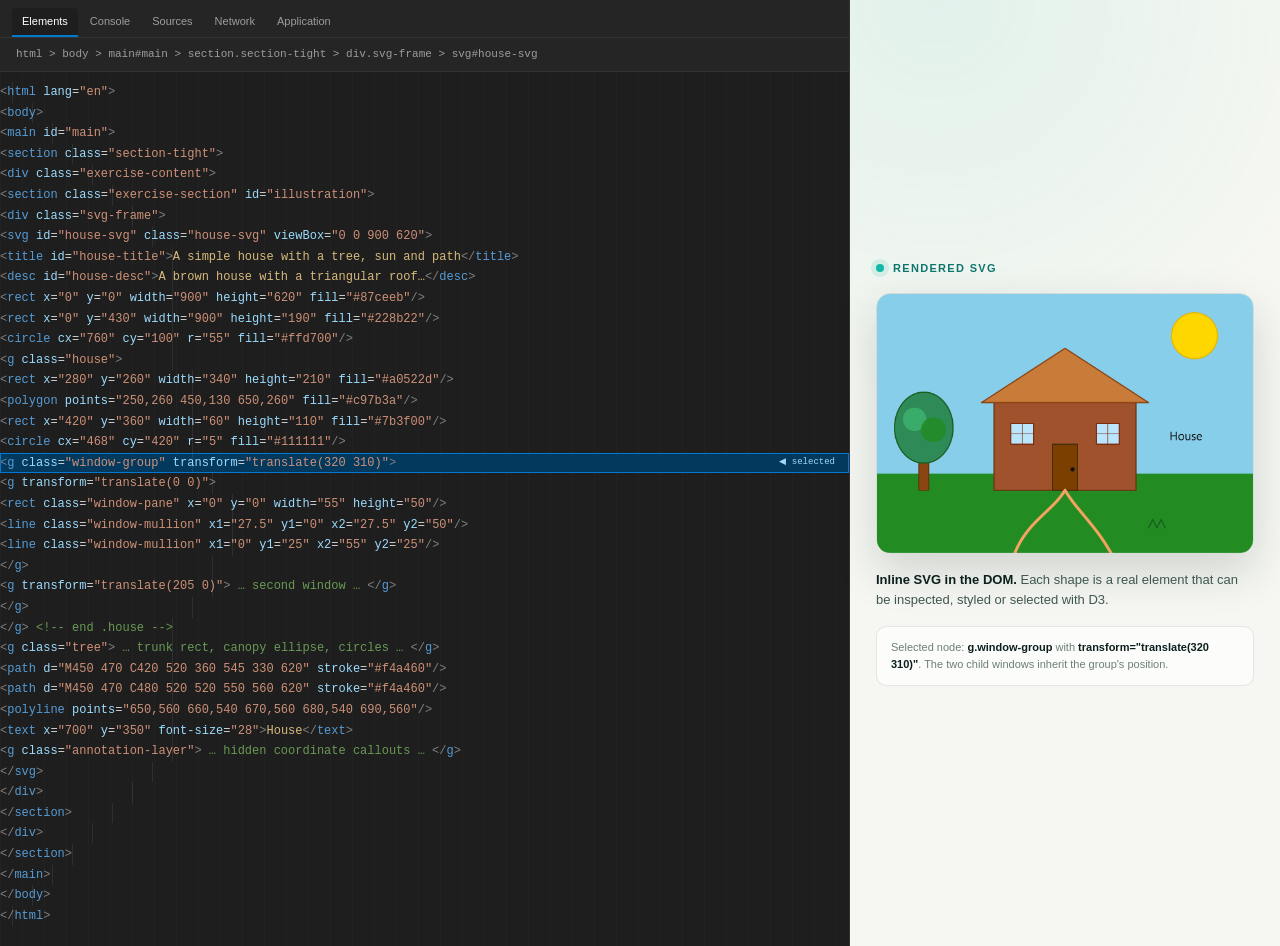
<file: assets/dom-view.html>
<!DOCTYPE html>
<html lang="en">
<head>
  <meta charset="UTF-8">
  <meta name="viewport" content="width=device-width, initial-scale=1.0">
  <title>SVG DOM view — Exercise 4.1</title>
  <link rel="icon" href="favicon.svg" type="image/svg+xml">
  <style>
    * { box-sizing: border-box; }
    html, body { height: 100%; }
    body {
      margin: 0;
      background: #1e1e1e;
      color: #d4d4d4;
      font-family: "Cascadia Code", Consolas, "Courier New", monospace;
      font-size: 12px;
      line-height: 1.55;
      overflow: hidden;
    }
    .window {
      display: grid;
      grid-template-columns: minmax(0, 1.35fr) minmax(430px, 0.65fr);
      height: 100vh;
    }
    .devtools {
      display: flex;
      min-width: 0;
      flex-direction: column;
      border-right: 1px solid #333;
      background: #1e1e1e;
    }
    .toolbar {
      border-bottom: 1px solid #333;
      background: #252526;
    }
    .tabs {
      display: flex;
      gap: 2px;
      padding: 8px 12px 0;
      color: #9d9d9d;
      font-family: "Segoe UI", Arial, sans-serif;
      font-size: 11px;
    }
    .tab {
      padding: 5px 10px 7px;
      border-radius: 4px 4px 0 0;
    }
    .tab.active {
      background: #1e1e1e;
      color: #ffffff;
      box-shadow: inset 0 -2px 0 #007acc;
    }
    .crumbs {
      padding: 8px 16px;
      border-top: 1px solid #333;
      color: #9d9d9d;
      font-size: 11px;
      white-space: nowrap;
      overflow: hidden;
      text-overflow: ellipsis;
    }
    .tree {
      flex: 1;
      overflow: hidden;
      padding: 10px 0 20px;
      background:
        linear-gradient(90deg, rgba(255,255,255,0.02) 1px, transparent 1px);
      background-size: 22px 100%;
    }
    .line {
      position: relative;
      min-height: 19px;
      padding: 1px 16px 1px 0;
      white-space: nowrap;
    }
    .line::before {
      position: absolute;
      top: 0;
      bottom: 0;
      left: calc(var(--depth, 0) * 20px + 12px);
      width: 1px;
      background: rgba(255, 255, 255, 0.08);
      content: "";
    }
    .line.selected {
      background: #04395e;
      outline: 1px solid #0078d4;
      outline-offset: -1px;
    }
    .line.selected::after {
      position: absolute;
      top: 50%;
      right: 14px;
      color: #9cdcfe;
      content: "◀ selected";
      font-size: 9px;
      transform: translateY(-50%);
    }
    .tag { color: #569cd6; }
    .attr { color: #9cdcfe; }
    .val { color: #ce9178; }
    .text { color: #d7ba7d; }
    .comment { color: #6a9955; }
    .punct { color: #808080; }
    .preview {
      display: flex;
      min-width: 0;
      flex-direction: column;
      justify-content: center;
      gap: 16px;
      padding: 26px;
      background:
        radial-gradient(circle at 20% 0%, rgba(20, 184, 166, 0.09), transparent 26rem),
        #f6f7f2;
      color: #0b1f1c;
      font-family: "Segoe UI", Arial, sans-serif;
    }
    .preview-header {
      display: flex;
      align-items: center;
      gap: 9px;
      color: #0f766e;
      font-size: 11px;
      font-weight: 800;
      letter-spacing: 0.12em;
      text-transform: uppercase;
    }
    .preview-header::before {
      width: 8px;
      height: 8px;
      border-radius: 50%;
      background: #14b8a6;
      box-shadow: 0 0 0 5px rgba(20, 184, 166, 0.13);
      content: "";
    }
    .preview img {
      display: block;
      width: 100%;
      border: 1px solid rgba(11, 31, 28, 0.12);
      border-radius: 14px;
      box-shadow: 0 18px 45px rgba(11, 31, 28, 0.16);
    }
    .preview p {
      margin: 0;
      color: #3f5751;
      font-size: 13px;
      line-height: 1.55;
    }
    .preview strong { color: #0b1f1c; }
    .caption {
      padding: 12px 14px;
      border: 1px solid rgba(11, 31, 28, 0.1);
      border-radius: 10px;
      background: rgba(255, 255, 255, 0.66);
      color: #6b7f79;
      font-size: 11px;
    }
  </style>
</head>
<body>
  <div class="window">
    <div class="devtools">
      <div class="toolbar">
        <div class="tabs">
          <span class="tab active">Elements</span>
          <span class="tab">Console</span>
          <span class="tab">Sources</span>
          <span class="tab">Network</span>
          <span class="tab">Application</span>
        </div>
        <div class="crumbs">html &gt; body &gt; main#main &gt; section.section-tight &gt; div.svg-frame &gt; svg#house-svg</div>
      </div>

      <div class="tree">
        <div class="line" style="--depth:0"><span class="punct">&lt;</span><span class="tag">html</span> <span class="attr">lang</span>=<span class="val">"en"</span><span class="punct">&gt;</span></div>
        <div class="line" style="--depth:1"><span class="punct">&lt;</span><span class="tag">body</span><span class="punct">&gt;</span></div>
        <div class="line" style="--depth:2"><span class="punct">&lt;</span><span class="tag">main</span> <span class="attr">id</span>=<span class="val">"main"</span><span class="punct">&gt;</span></div>
        <div class="line" style="--depth:3"><span class="punct">&lt;</span><span class="tag">section</span> <span class="attr">class</span>=<span class="val">"section-tight"</span><span class="punct">&gt;</span></div>
        <div class="line" style="--depth:4"><span class="punct">&lt;</span><span class="tag">div</span> <span class="attr">class</span>=<span class="val">"exercise-content"</span><span class="punct">&gt;</span></div>
        <div class="line" style="--depth:5"><span class="punct">&lt;</span><span class="tag">section</span> <span class="attr">class</span>=<span class="val">"exercise-section"</span> <span class="attr">id</span>=<span class="val">"illustration"</span><span class="punct">&gt;</span></div>
        <div class="line" style="--depth:6"><span class="punct">&lt;</span><span class="tag">div</span> <span class="attr">class</span>=<span class="val">"svg-frame"</span><span class="punct">&gt;</span></div>
        <div class="line" style="--depth:7"><span class="punct">&lt;</span><span class="tag">svg</span> <span class="attr">id</span>=<span class="val">"house-svg"</span> <span class="attr">class</span>=<span class="val">"house-svg"</span> <span class="attr">viewBox</span>=<span class="val">"0 0 900 620"</span><span class="punct">&gt;</span></div>
        <div class="line" style="--depth:8"><span class="punct">&lt;</span><span class="tag">title</span> <span class="attr">id</span>=<span class="val">"house-title"</span><span class="punct">&gt;</span><span class="text">A simple house with a tree, sun and path</span><span class="punct">&lt;/</span><span class="tag">title</span><span class="punct">&gt;</span></div>
        <div class="line" style="--depth:8"><span class="punct">&lt;</span><span class="tag">desc</span> <span class="attr">id</span>=<span class="val">"house-desc"</span><span class="punct">&gt;</span><span class="text">A brown house with a triangular roof…</span><span class="punct">&lt;/</span><span class="tag">desc</span><span class="punct">&gt;</span></div>
        <div class="line" style="--depth:8"><span class="punct">&lt;</span><span class="tag">rect</span> <span class="attr">x</span>=<span class="val">"0"</span> <span class="attr">y</span>=<span class="val">"0"</span> <span class="attr">width</span>=<span class="val">"900"</span> <span class="attr">height</span>=<span class="val">"620"</span> <span class="attr">fill</span>=<span class="val">"#87ceeb"</span><span class="punct">/&gt;</span></div>
        <div class="line" style="--depth:8"><span class="punct">&lt;</span><span class="tag">rect</span> <span class="attr">x</span>=<span class="val">"0"</span> <span class="attr">y</span>=<span class="val">"430"</span> <span class="attr">width</span>=<span class="val">"900"</span> <span class="attr">height</span>=<span class="val">"190"</span> <span class="attr">fill</span>=<span class="val">"#228b22"</span><span class="punct">/&gt;</span></div>
        <div class="line" style="--depth:8"><span class="punct">&lt;</span><span class="tag">circle</span> <span class="attr">cx</span>=<span class="val">"760"</span> <span class="attr">cy</span>=<span class="val">"100"</span> <span class="attr">r</span>=<span class="val">"55"</span> <span class="attr">fill</span>=<span class="val">"#ffd700"</span><span class="punct">/&gt;</span></div>
        <div class="line" style="--depth:8"><span class="punct">&lt;</span><span class="tag">g</span> <span class="attr">class</span>=<span class="val">"house"</span><span class="punct">&gt;</span></div>
        <div class="line" style="--depth:9"><span class="punct">&lt;</span><span class="tag">rect</span> <span class="attr">x</span>=<span class="val">"280"</span> <span class="attr">y</span>=<span class="val">"260"</span> <span class="attr">width</span>=<span class="val">"340"</span> <span class="attr">height</span>=<span class="val">"210"</span> <span class="attr">fill</span>=<span class="val">"#a0522d"</span><span class="punct">/&gt;</span></div>
        <div class="line" style="--depth:9"><span class="punct">&lt;</span><span class="tag">polygon</span> <span class="attr">points</span>=<span class="val">"250,260 450,130 650,260"</span> <span class="attr">fill</span>=<span class="val">"#c97b3a"</span><span class="punct">/&gt;</span></div>
        <div class="line" style="--depth:9"><span class="punct">&lt;</span><span class="tag">rect</span> <span class="attr">x</span>=<span class="val">"420"</span> <span class="attr">y</span>=<span class="val">"360"</span> <span class="attr">width</span>=<span class="val">"60"</span> <span class="attr">height</span>=<span class="val">"110"</span> <span class="attr">fill</span>=<span class="val">"#7b3f00"</span><span class="punct">/&gt;</span></div>
        <div class="line" style="--depth:9"><span class="punct">&lt;</span><span class="tag">circle</span> <span class="attr">cx</span>=<span class="val">"468"</span> <span class="attr">cy</span>=<span class="val">"420"</span> <span class="attr">r</span>=<span class="val">"5"</span> <span class="attr">fill</span>=<span class="val">"#111111"</span><span class="punct">/&gt;</span></div>
        <div class="line selected" style="--depth:9"><span class="punct">&lt;</span><span class="tag">g</span> <span class="attr">class</span>=<span class="val">"window-group"</span> <span class="attr">transform</span>=<span class="val">"translate(320 310)"</span><span class="punct">&gt;</span></div>
        <div class="line" style="--depth:10"><span class="punct">&lt;</span><span class="tag">g</span> <span class="attr">transform</span>=<span class="val">"translate(0 0)"</span><span class="punct">&gt;</span></div>
        <div class="line" style="--depth:11"><span class="punct">&lt;</span><span class="tag">rect</span> <span class="attr">class</span>=<span class="val">"window-pane"</span> <span class="attr">x</span>=<span class="val">"0"</span> <span class="attr">y</span>=<span class="val">"0"</span> <span class="attr">width</span>=<span class="val">"55"</span> <span class="attr">height</span>=<span class="val">"50"</span><span class="punct">/&gt;</span></div>
        <div class="line" style="--depth:11"><span class="punct">&lt;</span><span class="tag">line</span> <span class="attr">class</span>=<span class="val">"window-mullion"</span> <span class="attr">x1</span>=<span class="val">"27.5"</span> <span class="attr">y1</span>=<span class="val">"0"</span> <span class="attr">x2</span>=<span class="val">"27.5"</span> <span class="attr">y2</span>=<span class="val">"50"</span><span class="punct">/&gt;</span></div>
        <div class="line" style="--depth:11"><span class="punct">&lt;</span><span class="tag">line</span> <span class="attr">class</span>=<span class="val">"window-mullion"</span> <span class="attr">x1</span>=<span class="val">"0"</span> <span class="attr">y1</span>=<span class="val">"25"</span> <span class="attr">x2</span>=<span class="val">"55"</span> <span class="attr">y2</span>=<span class="val">"25"</span><span class="punct">/&gt;</span></div>
        <div class="line" style="--depth:10"><span class="punct">&lt;/</span><span class="tag">g</span><span class="punct">&gt;</span></div>
        <div class="line" style="--depth:10"><span class="punct">&lt;</span><span class="tag">g</span> <span class="attr">transform</span>=<span class="val">"translate(205 0)"</span><span class="punct">&gt;</span> <span class="comment">… second window …</span> <span class="punct">&lt;/</span><span class="tag">g</span><span class="punct">&gt;</span></div>
        <div class="line" style="--depth:9"><span class="punct">&lt;/</span><span class="tag">g</span><span class="punct">&gt;</span></div>
        <div class="line" style="--depth:8"><span class="punct">&lt;/</span><span class="tag">g</span><span class="punct">&gt;</span> <span class="comment">&lt;!-- end .house --&gt;</span></div>
        <div class="line" style="--depth:8"><span class="punct">&lt;</span><span class="tag">g</span> <span class="attr">class</span>=<span class="val">"tree"</span><span class="punct">&gt;</span> <span class="comment">… trunk rect, canopy ellipse, circles …</span> <span class="punct">&lt;/</span><span class="tag">g</span><span class="punct">&gt;</span></div>
        <div class="line" style="--depth:8"><span class="punct">&lt;</span><span class="tag">path</span> <span class="attr">d</span>=<span class="val">"M450 470 C420 520 360 545 330 620"</span> <span class="attr">stroke</span>=<span class="val">"#f4a460"</span><span class="punct">/&gt;</span></div>
        <div class="line" style="--depth:8"><span class="punct">&lt;</span><span class="tag">path</span> <span class="attr">d</span>=<span class="val">"M450 470 C480 520 520 550 560 620"</span> <span class="attr">stroke</span>=<span class="val">"#f4a460"</span><span class="punct">/&gt;</span></div>
        <div class="line" style="--depth:8"><span class="punct">&lt;</span><span class="tag">polyline</span> <span class="attr">points</span>=<span class="val">"650,560 660,540 670,560 680,540 690,560"</span><span class="punct">/&gt;</span></div>
        <div class="line" style="--depth:8"><span class="punct">&lt;</span><span class="tag">text</span> <span class="attr">x</span>=<span class="val">"700"</span> <span class="attr">y</span>=<span class="val">"350"</span> <span class="attr">font-size</span>=<span class="val">"28"</span><span class="punct">&gt;</span><span class="text">House</span><span class="punct">&lt;/</span><span class="tag">text</span><span class="punct">&gt;</span></div>
        <div class="line" style="--depth:8"><span class="punct">&lt;</span><span class="tag">g</span> <span class="attr">class</span>=<span class="val">"annotation-layer"</span><span class="punct">&gt;</span> <span class="comment">… hidden coordinate callouts …</span> <span class="punct">&lt;/</span><span class="tag">g</span><span class="punct">&gt;</span></div>
        <div class="line" style="--depth:7"><span class="punct">&lt;/</span><span class="tag">svg</span><span class="punct">&gt;</span></div>
        <div class="line" style="--depth:6"><span class="punct">&lt;/</span><span class="tag">div</span><span class="punct">&gt;</span></div>
        <div class="line" style="--depth:5"><span class="punct">&lt;/</span><span class="tag">section</span><span class="punct">&gt;</span></div>
        <div class="line" style="--depth:4"><span class="punct">&lt;/</span><span class="tag">div</span><span class="punct">&gt;</span></div>
        <div class="line" style="--depth:3"><span class="punct">&lt;/</span><span class="tag">section</span><span class="punct">&gt;</span></div>
        <div class="line" style="--depth:2"><span class="punct">&lt;/</span><span class="tag">main</span><span class="punct">&gt;</span></div>
        <div class="line" style="--depth:1"><span class="punct">&lt;/</span><span class="tag">body</span><span class="punct">&gt;</span></div>
        <div class="line" style="--depth:0"><span class="punct">&lt;/</span><span class="tag">html</span><span class="punct">&gt;</span></div>
      </div>
    </div>

    <div class="preview">
      <div class="preview-header">Rendered SVG</div>
      <img src="../images/house-final.png" alt="The finished SVG house">
      <p><strong>Inline SVG in the DOM.</strong> Each shape is a real element that can be inspected, styled or selected with D3.</p>
      <div class="caption">
        Selected node: <strong>g.window-group</strong> with
        <strong>transform="translate(320 310)"</strong>. The two child windows inherit the group's position.
      </div>
    </div>
  </div>
</body>
</html>
</file>
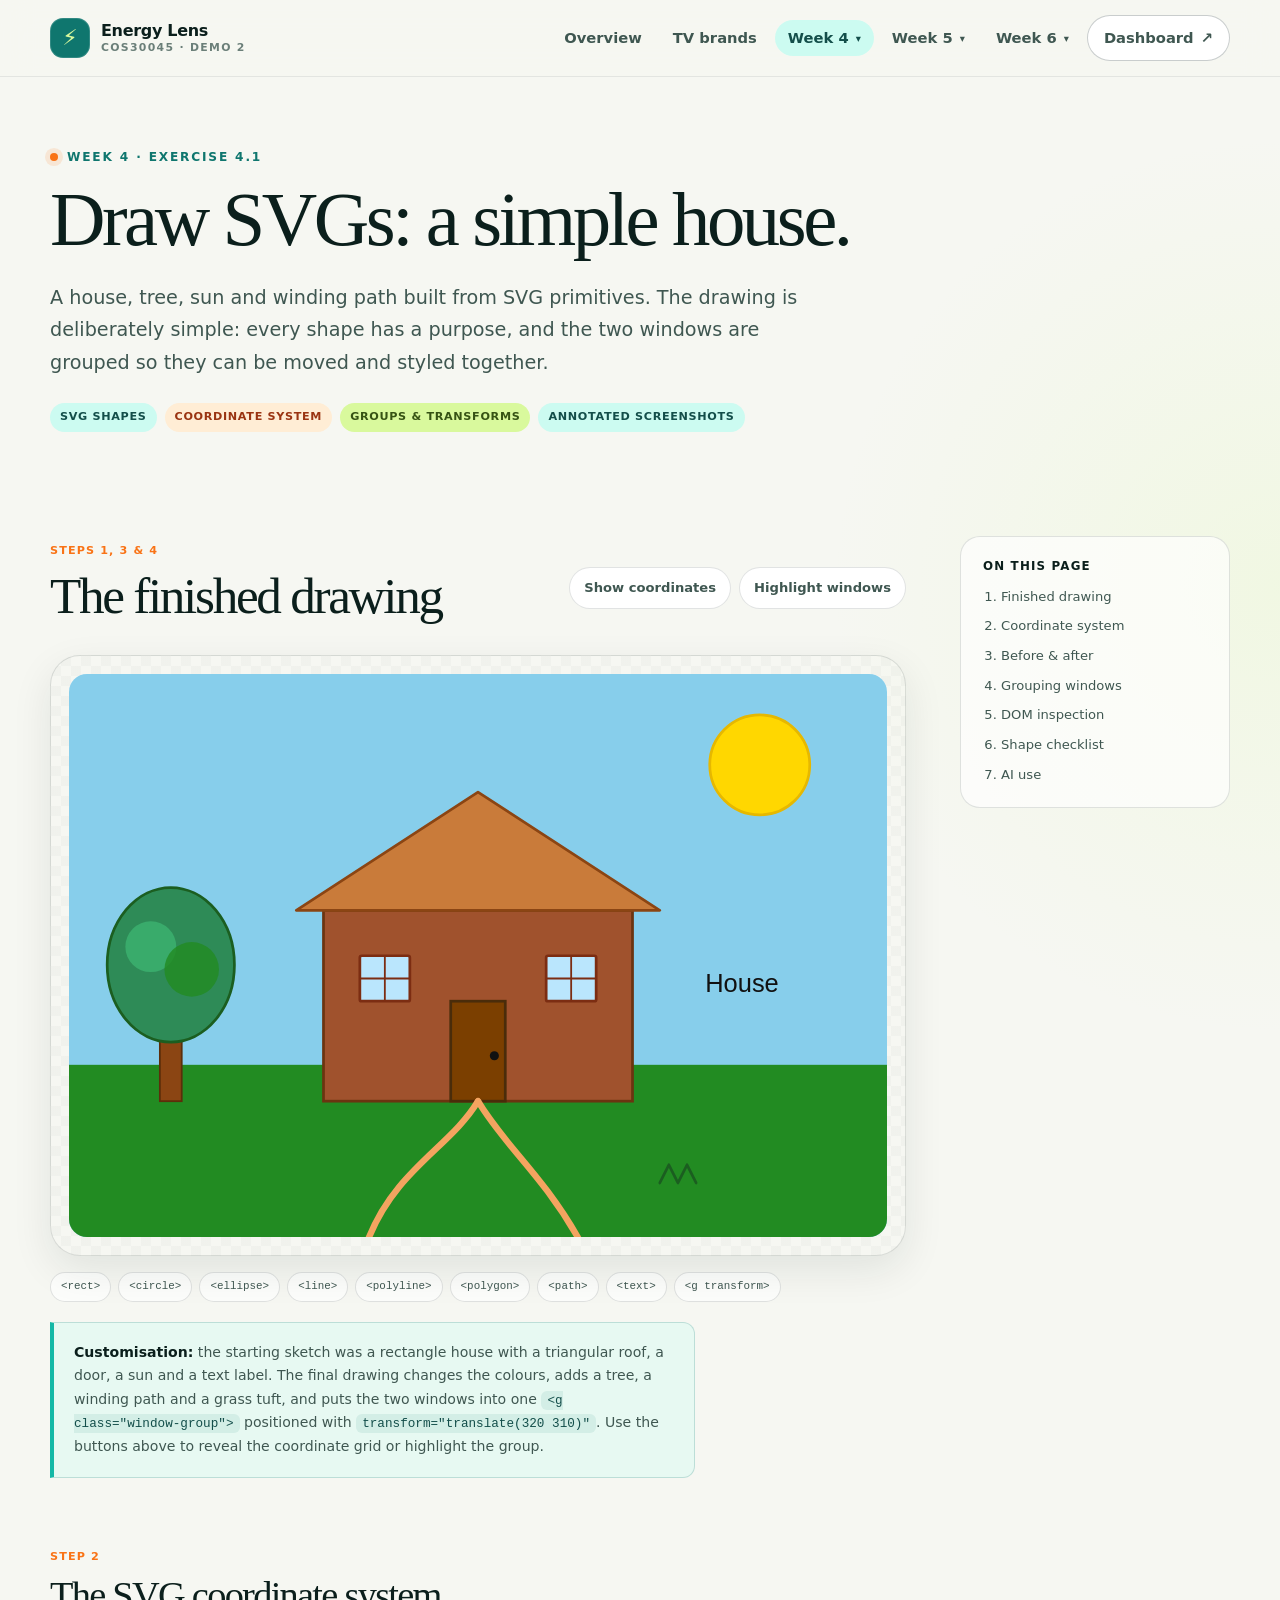
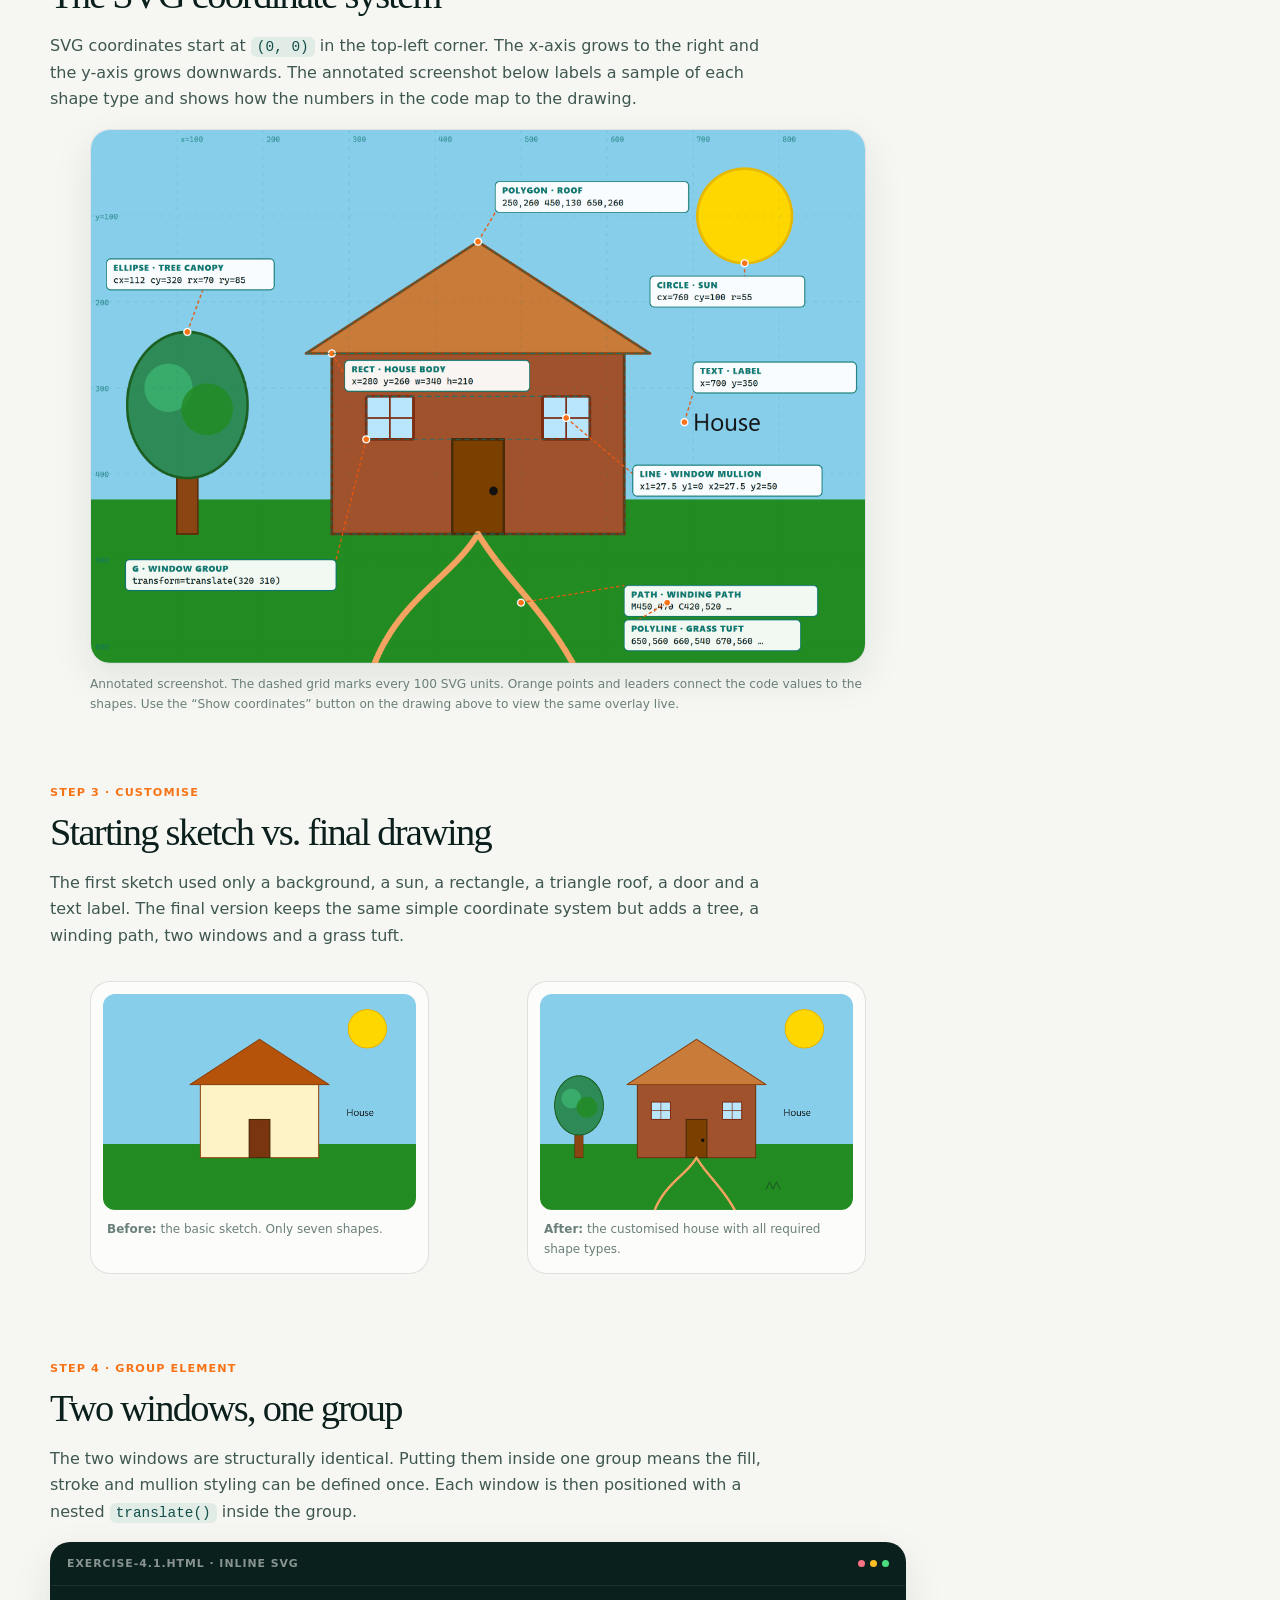
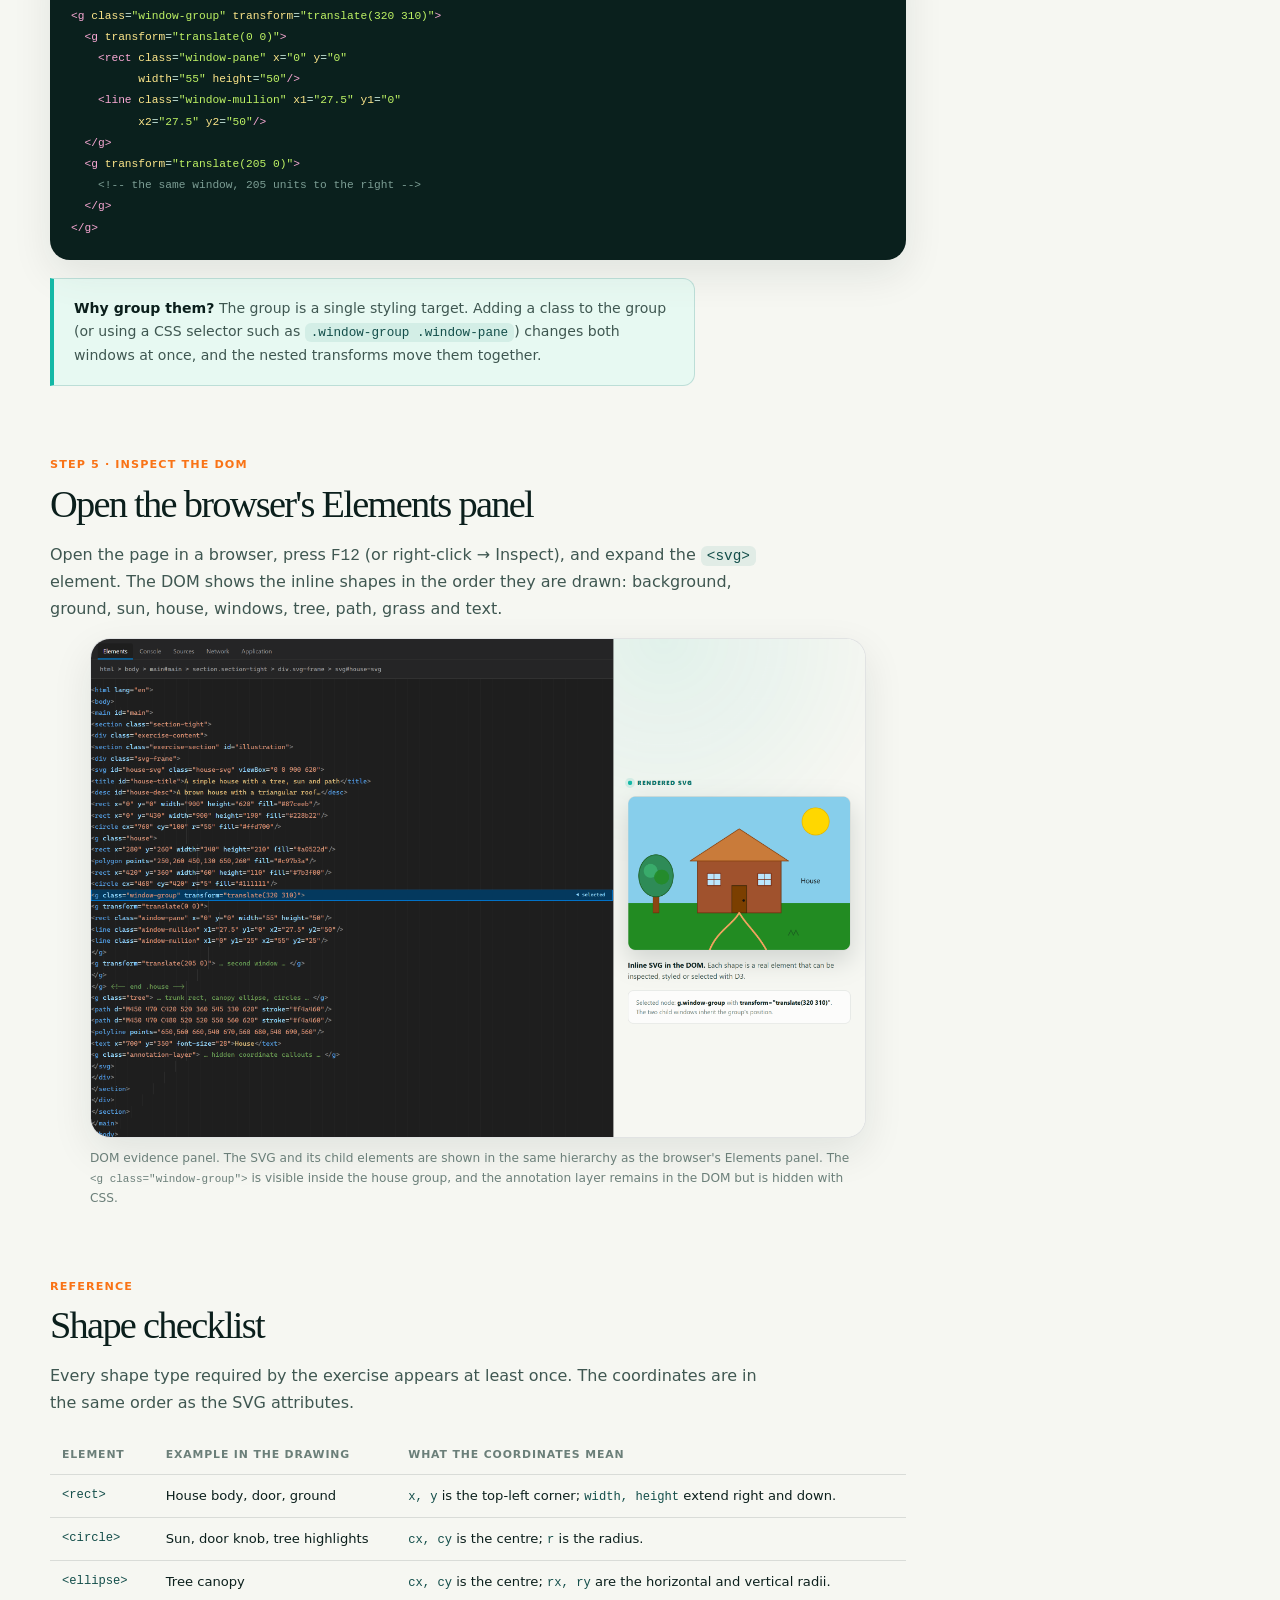
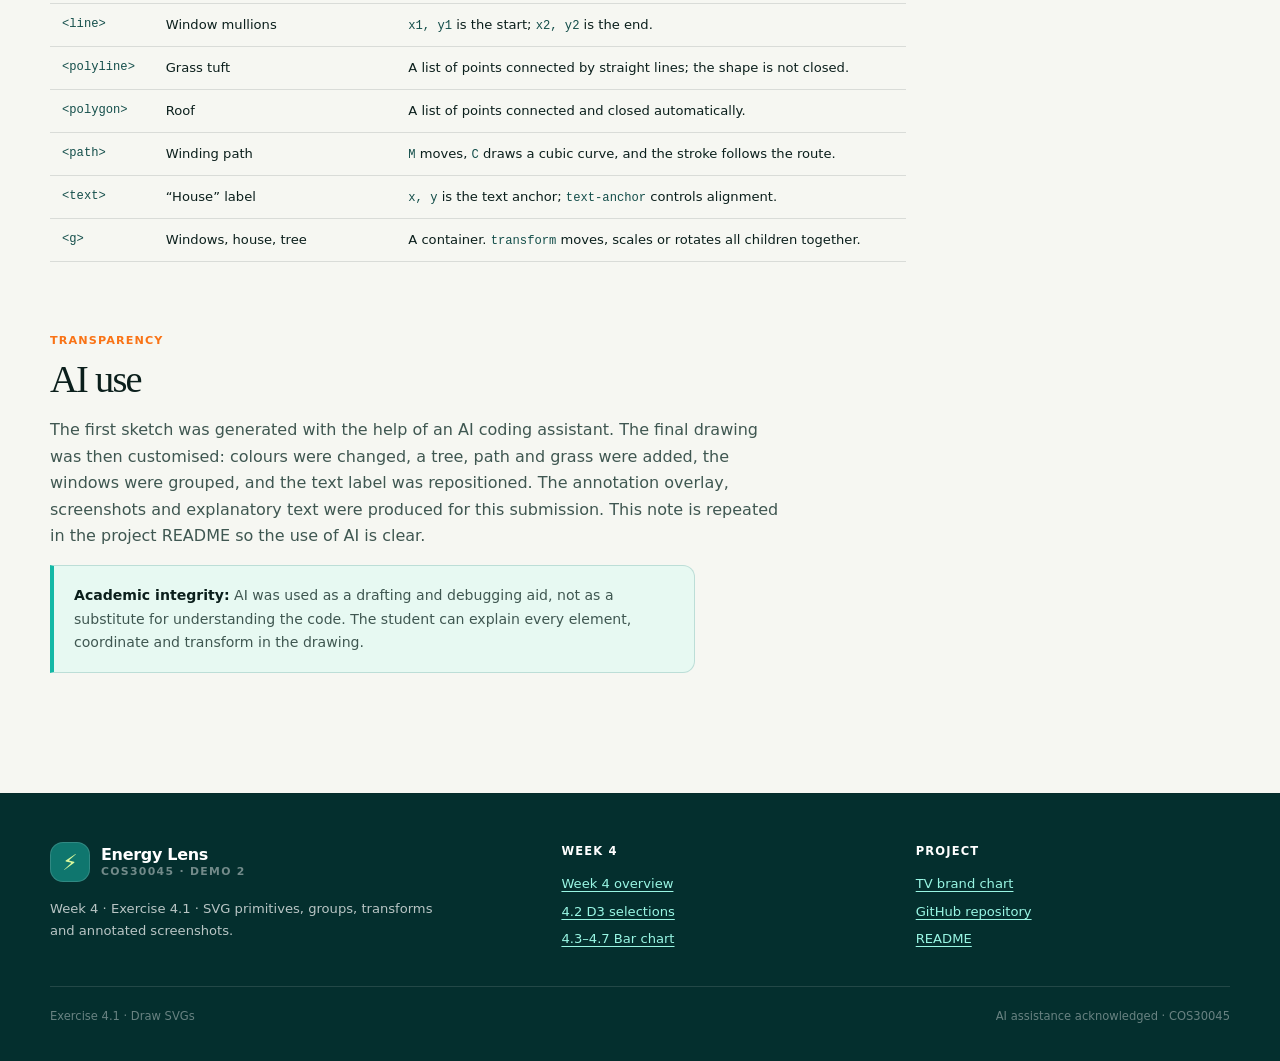
<file: exercises/exercise-4.1.html>
<!DOCTYPE html>
<html lang="en">
<head>
  <meta charset="UTF-8">
  <meta name="viewport" content="width=device-width, initial-scale=1.0">
  <meta name="description" content="Exercise 4.1 — a simple SVG house demonstrating shapes, paths, text, groups and transforms.">
  <title>Exercise 4.1 — Draw SVGs | Energy Lens</title>
  <link rel="stylesheet" href="../style.css">
  <link rel="icon" href="../assets/favicon.svg" type="image/svg+xml">
</head>
<body>
  <a class="skip-link" href="#main">Skip to content</a>

  <header class="site-header">
    <div class="container nav">
      <a class="brand" href="../index.html" aria-label="Energy Lens home">
        <span class="brand-mark" aria-hidden="true">⚡</span>
        <span>
          <span class="brand-name">Energy Lens</span>
          <span class="brand-sub">COS30045 · Demo 2</span>
        </span>
      </a>
      <nav class="nav-links" aria-label="Primary navigation">
        <a href="../index.html#overview">Overview</a>
        <a href="../index.html#brand-chart">TV brands</a>
        <details class="nav-group">
          <summary class="nav-group-label is-current">Week 4</summary>
          <div class="nav-submenu">
            <a href="index.html">Week 4 workbook</a>
            <a href="exercise-4.1.html" aria-current="page">4.1 Draw SVGs</a>
            <a href="exercise-4.2.html">4.2 D3 selections</a>
            <a href="exercise-4.3-4.7.html">4.3–4.7 Bar chart</a>
          </div>
        </details>
        <details class="nav-group">
          <summary class="nav-group-label">Week 5</summary>
          <div class="nav-submenu">
            <a href="exercise-5.html">Week 5 overview</a>
            <a href="exercise-5.html#bar">5.1 Vertical bars</a>
            <a href="exercise-5.html#line">5.2 Scatter + line</a>
            <a href="exercise-5.html#donut">5.3 Donut chart</a>
            <a href="exercise-5.html#knime">KNIME recipes</a>
          </div>
        </details>
        <details class="nav-group">
          <summary class="nav-group-label">Week 6</summary>
          <div class="nav-submenu">
            <a href="exercise-6.html">Week 6 overview</a>
            <a href="exercise-6.html#histogram-section">6.1 Histogram</a>
            <a href="exercise-6.html#histogram-section">6.2 Filters</a>
            <a href="exercise-6.html#scatter">6.3 Scatterplot</a>
            <a href="exercise-6.html#tooltip">6.4 Tooltip</a>
          </div>
        </details>
        <a class="nav-cta" href="../index.html">Dashboard <span aria-hidden="true">↗</span></a>
      </nav>
    </div>
  </header>

  <main id="main">
    <section class="exercise-hero">
      <div class="container">
        <p class="eyebrow"><span class="pulse-dot" aria-hidden="true"></span> Week 4 · Exercise 4.1</p>
        <h1>Draw SVGs: a simple house.</h1>
        <p class="lede">
          A house, tree, sun and winding path built from SVG primitives. The drawing is deliberately
          simple: every shape has a purpose, and the two windows are grouped so they can be moved
          and styled together.
        </p>
        <div class="exercise-meta">
          <span class="tag">SVG shapes</span>
          <span class="tag tag--orange">Coordinate system</span>
          <span class="tag tag--lime">Groups &amp; transforms</span>
          <span class="tag">Annotated screenshots</span>
        </div>
      </div>
    </section>

    <section class="section-tight">
      <div class="container exercise-layout">
        <div class="exercise-content">
          <!-- ==================================================
               Finished illustration
               ================================================== -->
          <section class="exercise-section" id="illustration">
            <div class="svg-toolbar">
              <div>
                <span class="step-label">Steps 1, 3 &amp; 4</span>
                <h2>The finished drawing</h2>
              </div>
              <div class="chart-actions">
                <button class="chip-button" id="toggle-annotations" type="button" aria-pressed="false">
                  Show coordinates
                </button>
                <button class="chip-button" id="toggle-windows" type="button" aria-pressed="false">
                  Highlight windows
                </button>
              </div>
            </div>

            <div class="svg-frame">
              <svg id="house-svg" class="house-svg" viewBox="0 0 900 620" role="img"
                   aria-labelledby="house-title house-desc">
                <title id="house-title">A simple house with a tree, sun and path</title>
                <desc id="house-desc">
                  A brown house with a triangular roof, two blue windows, a door and a door knob.
                  A tree stands on the left, the sun shines on the right, and a winding path leads
                  from the door to the bottom of the picture. The word House is written to the right.
                </desc>

                <!-- Background and ground -->
                <rect x="0" y="0" width="900" height="620" fill="#87ceeb"/>
                <rect x="0" y="430" width="900" height="190" fill="#228b22"/>

                <!-- Sun -->
                <circle cx="760" cy="100" r="55" fill="#ffd700" stroke="#e6b800" stroke-width="3"/>

                <!-- House -->
                <g class="house">
                  <rect x="280" y="260" width="340" height="210" fill="#a0522d" stroke="#6b3410" stroke-width="3"/>
                  <polygon points="250,260 450,130 650,260" fill="#c97b3a" stroke="#8b4513"
                           stroke-width="3" stroke-linejoin="round"/>

                  <rect x="420" y="360" width="60" height="110" fill="#7b3f00" stroke="#4a2c0a" stroke-width="3"/>
                  <circle cx="468" cy="420" r="5" fill="#111111"/>

                  <!-- Two windows in one group, positioned with transform/translate -->
                  <g class="window-group" transform="translate(320 310)">
                    <g transform="translate(0 0)">
                      <rect class="window-pane" x="0" y="0" width="55" height="50" rx="2"/>
                      <line class="window-mullion" x1="27.5" y1="0" x2="27.5" y2="50"/>
                      <line class="window-mullion" x1="0" y1="25" x2="55" y2="25"/>
                    </g>
                    <g transform="translate(205 0)">
                      <rect class="window-pane" x="0" y="0" width="55" height="50" rx="2"/>
                      <line class="window-mullion" x1="27.5" y1="0" x2="27.5" y2="50"/>
                      <line class="window-mullion" x1="0" y1="25" x2="55" y2="25"/>
                    </g>
                  </g>
                </g>

                <!-- Tree -->
                <g class="tree">
                  <rect x="100" y="350" width="24" height="120" fill="#8b4513" stroke="#5c2e0a" stroke-width="2"/>
                  <ellipse cx="112" cy="320" rx="70" ry="85" fill="#2e8b57" stroke="#1b5e20" stroke-width="3"/>
                  <circle cx="90" cy="300" r="28" fill="#3cb371" opacity="0.8"/>
                  <circle cx="135" cy="325" r="30" fill="#228b22" opacity="0.8"/>
                </g>

                <!-- Winding path: two curved paths -->
                <path d="M450 470 C420 520 360 545 330 620" fill="none"
                      stroke="#f4a460" stroke-width="7" stroke-linecap="round"/>
                <path d="M450 470 C480 520 520 550 560 620" fill="none"
                      stroke="#f4a460" stroke-width="7" stroke-linecap="round"/>

                <!-- Grass tuft: polyline -->
                <polyline points="650,560 660,540 670,560 680,540 690,560" fill="none"
                          stroke="#1b5e20" stroke-width="3" stroke-linecap="round" stroke-linejoin="round"/>

                <!-- Text -->
                <text x="700" y="350" font-size="28" font-family="Segoe UI, Arial, sans-serif"
                      fill="#111111">House</text>

                <!-- ==========================================
                     Coordinate annotations (hidden by default)
                     ========================================== -->
                <g class="annotation-layer" aria-hidden="true">
                  <g class="coordinate-grid">
                    <line x1="100" y1="0" x2="100" y2="620"/>
                    <line x1="200" y1="0" x2="200" y2="620"/>
                    <line x1="300" y1="0" x2="300" y2="620"/>
                    <line x1="400" y1="0" x2="400" y2="620"/>
                    <line x1="500" y1="0" x2="500" y2="620"/>
                    <line x1="600" y1="0" x2="600" y2="620"/>
                    <line x1="700" y1="0" x2="700" y2="620"/>
                    <line x1="800" y1="0" x2="800" y2="620"/>
                    <line x1="0" y1="100" x2="900" y2="100"/>
                    <line x1="0" y1="200" x2="900" y2="200"/>
                    <line x1="0" y1="300" x2="900" y2="300"/>
                    <line x1="0" y1="400" x2="900" y2="400"/>
                    <line x1="0" y1="500" x2="900" y2="500"/>
                    <line x1="0" y1="600" x2="900" y2="600"/>
                    <text x="104" y="14">x=100</text>
                    <text x="204" y="14">200</text>
                    <text x="304" y="14">300</text>
                    <text x="404" y="14">400</text>
                    <text x="504" y="14">500</text>
                    <text x="604" y="14">600</text>
                    <text x="704" y="14">700</text>
                    <text x="804" y="14">800</text>
                    <text x="5" y="104">y=100</text>
                    <text x="5" y="204">200</text>
                    <text x="5" y="304">300</text>
                    <text x="5" y="404">400</text>
                    <text x="5" y="504">500</text>
                    <text x="5" y="604">600</text>
                  </g>

                  <!-- rect: house body -->
                  <rect class="callout-dash" x="280" y="260" width="340" height="210"/>
                  <line class="callout-leader" x1="280" y1="260" x2="295" y2="285"/>
                  <circle class="callout-point" cx="280" cy="260" r="4"/>
                  <g transform="translate(295 268)">
                    <rect class="callout-box" width="215" height="36"/>
                    <text class="callout-title" x="8" y="14">rect · house body</text>
                    <text class="callout-text" x="8" y="28">x=280 y=260 w=340 h=210</text>
                  </g>

                  <!-- polygon: roof -->
                  <polygon class="callout-dash" points="250,260 450,130 650,260"/>
                  <line class="callout-leader" x1="450" y1="130" x2="470" y2="96"/>
                  <circle class="callout-point" cx="450" cy="130" r="4"/>
                  <g transform="translate(470 60)">
                    <rect class="callout-box" width="225" height="36"/>
                    <text class="callout-title" x="8" y="14">polygon · roof</text>
                    <text class="callout-text" x="8" y="28">250,260  450,130  650,260</text>
                  </g>

                  <!-- circle: sun -->
                  <line class="callout-leader" x1="760" y1="155" x2="760" y2="170"/>
                  <circle class="callout-point" cx="760" cy="155" r="4"/>
                  <g transform="translate(650 170)">
                    <rect class="callout-box" width="180" height="36"/>
                    <text class="callout-title" x="8" y="14">circle · sun</text>
                    <text class="callout-text" x="8" y="28">cx=760 cy=100 r=55</text>
                  </g>

                  <!-- ellipse: tree canopy -->
                  <line class="callout-leader" x1="112" y1="235" x2="130" y2="186"/>
                  <circle class="callout-point" cx="112" cy="235" r="4"/>
                  <g transform="translate(18 150)">
                    <rect class="callout-box" width="195" height="36"/>
                    <text class="callout-title" x="8" y="14">ellipse · tree canopy</text>
                    <text class="callout-text" x="8" y="28">cx=112 cy=320 rx=70 ry=85</text>
                  </g>

                  <!-- path: winding path -->
                  <line class="callout-leader" x1="500" y1="550" x2="620" y2="530"/>
                  <circle class="callout-point" cx="500" cy="550" r="4"/>
                  <g transform="translate(620 530)">
                    <rect class="callout-box" width="225" height="36"/>
                    <text class="callout-title" x="8" y="14">path · winding path</text>
                    <text class="callout-text" x="8" y="28">M450,470 C420,520 …</text>
                  </g>

                  <!-- g: window group -->
                  <rect class="callout-dash" x="320" y="310" width="260" height="50"/>
                  <line class="callout-leader" x1="320" y1="360" x2="285" y2="500"/>
                  <circle class="callout-point" cx="320" cy="360" r="4"/>
                  <g transform="translate(40 500)">
                    <rect class="callout-box" width="245" height="36"/>
                    <text class="callout-title" x="8" y="14">g · window group</text>
                    <text class="callout-text" x="8" y="28">transform=translate(320 310)</text>
                  </g>

                  <!-- line: window mullion -->
                  <line class="callout-leader" x1="552.5" y1="335" x2="630" y2="400"/>
                  <circle class="callout-point" cx="552.5" cy="335" r="4"/>
                  <g transform="translate(630 390)">
                    <rect class="callout-box" width="220" height="36"/>
                    <text class="callout-title" x="8" y="14">line · window mullion</text>
                    <text class="callout-text" x="8" y="28">x1=27.5 y1=0 x2=27.5 y2=50</text>
                  </g>

                  <!-- text: House -->
                  <line class="callout-leader" x1="690" y1="340" x2="700" y2="306"/>
                  <circle class="callout-point" cx="690" cy="340" r="4"/>
                  <g transform="translate(700 270)">
                    <rect class="callout-box" width="190" height="36"/>
                    <text class="callout-title" x="8" y="14">text · label</text>
                    <text class="callout-text" x="8" y="28">x=700 y=350</text>
                  </g>

                  <!-- polyline: grass tuft -->
                  <line class="callout-leader" x1="670" y1="550" x2="620" y2="580"/>
                  <circle class="callout-point" cx="670" cy="550" r="4"/>
                  <g transform="translate(620 570)">
                    <rect class="callout-box" width="205" height="36"/>
                    <text class="callout-title" x="8" y="14">polyline · grass tuft</text>
                    <text class="callout-text" x="8" y="28">650,560 660,540 670,560 …</text>
                  </g>
                </g>
              </svg>
            </div>

            <div class="legend">
              <span>&lt;rect&gt;</span>
              <span>&lt;circle&gt;</span>
              <span>&lt;ellipse&gt;</span>
              <span>&lt;line&gt;</span>
              <span>&lt;polyline&gt;</span>
              <span>&lt;polygon&gt;</span>
              <span>&lt;path&gt;</span>
              <span>&lt;text&gt;</span>
              <span>&lt;g transform&gt;</span>
            </div>

            <p class="note u-mt-20">
              <strong>Customisation:</strong> the starting sketch was a rectangle house with a
              triangular roof, a door, a sun and a text label. The final drawing changes the colours,
              adds a tree, a winding path and a grass tuft, and puts the two windows into one
              <code>&lt;g class="window-group"&gt;</code> positioned with
              <code>transform="translate(320 310)"</code>. Use the buttons above to reveal the
              coordinate grid or highlight the group.
            </p>
          </section>

          <!-- ==================================================
               Coordinate annotations
               ================================================== -->
          <section class="exercise-section" id="coordinates">
            <span class="step-label">Step 2</span>
            <h2>The SVG coordinate system</h2>
            <p>
              SVG coordinates start at <code>(0, 0)</code> in the top-left corner. The x-axis grows
              to the right and the y-axis grows downwards. The annotated screenshot below labels a
              sample of each shape type and shows how the numbers in the code map to the drawing.
            </p>
            <figure>
              <img class="screenshot" src="../images/house-annotated.png"
                   alt="Annotated screenshot of the simple SVG house. Dashed outlines and callouts show the coordinates for the house rectangle, roof polygon, sun circle, tree ellipse, winding path, window group, window mullion line, House text and grass polyline.">
              <figcaption class="screenshot-caption">
                Annotated screenshot. The dashed grid marks every 100 SVG units. Orange points and
                leaders connect the code values to the shapes. Use the “Show coordinates” button on
                the drawing above to view the same overlay live.
              </figcaption>
            </figure>
          </section>

          <!-- ==================================================
               Before and after
               ================================================== -->
          <section class="exercise-section" id="before-after">
            <span class="step-label">Step 3 · customise</span>
            <h2>Starting sketch vs. final drawing</h2>
            <p>
              The first sketch used only a background, a sun, a rectangle, a triangle roof, a door
              and a text label. The final version keeps the same simple coordinate system but adds
              a tree, a winding path, two windows and a grass tuft.
            </p>
            <div class="image-grid">
              <figure class="image-card">
                <img src="../images/house-initial.png"
                     alt="Simple initial SVG house: a cream rectangle, brown triangular roof, sun and text on a blue background.">
                <figcaption><strong>Before:</strong> the basic sketch. Only seven shapes.</figcaption>
              </figure>
              <figure class="image-card">
                <img src="../images/house-final.png"
                     alt="Final simple SVG house with a brown body, triangular roof, two blue windows, door, tree, sun, winding path and the word House.">
                <figcaption><strong>After:</strong> the customised house with all required shape types.</figcaption>
              </figure>
            </div>
          </section>

          <!-- ==================================================
               Group element
               ================================================== -->
          <section class="exercise-section" id="windows">
            <span class="step-label">Step 4 · group element</span>
            <h2>Two windows, one group</h2>
            <p>
              The two windows are structurally identical. Putting them inside one group means the
              fill, stroke and mullion styling can be defined once. Each window is then positioned
              with a nested <code>translate()</code> inside the group.
            </p>
            <div class="code-card">
              <div class="code-card-top">
                <span>exercise-4.1.html · inline SVG</span>
                <span class="code-dots" aria-hidden="true"><i></i><i></i><i></i></span>
              </div>
              <pre><code><span class="code-keyword">&lt;g</span> <span class="code-function">class</span>=<span class="code-string">"window-group"</span> <span class="code-function">transform</span>=<span class="code-string">"translate(320 310)"</span><span class="code-keyword">&gt;</span>
  <span class="code-keyword">&lt;g</span> <span class="code-function">transform</span>=<span class="code-string">"translate(0 0)"</span><span class="code-keyword">&gt;</span>
    <span class="code-keyword">&lt;rect</span> <span class="code-function">class</span>=<span class="code-string">"window-pane"</span> <span class="code-function">x</span>=<span class="code-string">"0"</span> <span class="code-function">y</span>=<span class="code-string">"0"</span>
          <span class="code-function">width</span>=<span class="code-string">"55"</span> <span class="code-function">height</span>=<span class="code-string">"50"</span><span class="code-keyword">/&gt;</span>
    <span class="code-keyword">&lt;line</span> <span class="code-function">class</span>=<span class="code-string">"window-mullion"</span> <span class="code-function">x1</span>=<span class="code-string">"27.5"</span> <span class="code-function">y1</span>=<span class="code-string">"0"</span>
          <span class="code-function">x2</span>=<span class="code-string">"27.5"</span> <span class="code-function">y2</span>=<span class="code-string">"50"</span><span class="code-keyword">/&gt;</span>
  <span class="code-keyword">&lt;/g&gt;</span>
  <span class="code-keyword">&lt;g</span> <span class="code-function">transform</span>=<span class="code-string">"translate(205 0)"</span><span class="code-keyword">&gt;</span>
    <span class="code-comment">&lt;!-- the same window, 205 units to the right --&gt;</span>
  <span class="code-keyword">&lt;/g&gt;</span>
<span class="code-keyword">&lt;/g&gt;</span></code></pre>
            </div>
            <p class="note note--spaced">
              <strong>Why group them?</strong> The group is a single styling target. Adding a class
              to the group (or using a CSS selector such as <code>.window-group .window-pane</code>)
              changes both windows at once, and the nested transforms move them together.
            </p>
          </section>

          <!-- ==================================================
               DOM screenshot
               ================================================== -->
          <section class="exercise-section" id="dom">
            <span class="step-label">Step 5 · inspect the DOM</span>
            <h2>Open the browser's Elements panel</h2>
            <p>
              Open the page in a browser, press <kbd>F12</kbd> (or right-click → Inspect), and expand
              the <code>&lt;svg&gt;</code> element. The DOM shows the inline shapes in the order they
              are drawn: background, ground, sun, house, windows, tree, path, grass and text.
            </p>
            <figure>
              <img class="screenshot" src="../images/svg-dom.png"
                   alt="DOM evidence panel showing the svg element, background rectangle, ground rectangle, sun circle, house group and window group.">
              <figcaption class="screenshot-caption">
                DOM evidence panel. The SVG and its child elements are shown in the same hierarchy
                as the browser's Elements panel. The
                <code>&lt;g class="window-group"&gt;</code> is visible inside the house group, and
                the annotation layer remains in the DOM but is hidden with CSS.
              </figcaption>
            </figure>
          </section>

          <!-- ==================================================
               Shape reference
               ================================================== -->
          <section class="exercise-section" id="shapes">
            <span class="step-label">Reference</span>
            <h2>Shape checklist</h2>
            <p>
              Every shape type required by the exercise appears at least once. The coordinates are
              in the same order as the SVG attributes.
            </p>
            <table class="shape-table">
              <thead>
                <tr>
                  <th>Element</th>
                  <th>Example in the drawing</th>
                  <th>What the coordinates mean</th>
                </tr>
              </thead>
              <tbody>
                <tr>
                  <td>&lt;rect&gt;</td>
                  <td>House body, door, ground</td>
                  <td><code>x, y</code> is the top-left corner; <code>width, height</code> extend right and down.</td>
                </tr>
                <tr>
                  <td>&lt;circle&gt;</td>
                  <td>Sun, door knob, tree highlights</td>
                  <td><code>cx, cy</code> is the centre; <code>r</code> is the radius.</td>
                </tr>
                <tr>
                  <td>&lt;ellipse&gt;</td>
                  <td>Tree canopy</td>
                  <td><code>cx, cy</code> is the centre; <code>rx, ry</code> are the horizontal and vertical radii.</td>
                </tr>
                <tr>
                  <td>&lt;line&gt;</td>
                  <td>Window mullions</td>
                  <td><code>x1, y1</code> is the start; <code>x2, y2</code> is the end.</td>
                </tr>
                <tr>
                  <td>&lt;polyline&gt;</td>
                  <td>Grass tuft</td>
                  <td>A list of points connected by straight lines; the shape is not closed.</td>
                </tr>
                <tr>
                  <td>&lt;polygon&gt;</td>
                  <td>Roof</td>
                  <td>A list of points connected and closed automatically.</td>
                </tr>
                <tr>
                  <td>&lt;path&gt;</td>
                  <td>Winding path</td>
                  <td><code>M</code> moves, <code>C</code> draws a cubic curve, and the stroke follows the route.</td>
                </tr>
                <tr>
                  <td>&lt;text&gt;</td>
                  <td>“House” label</td>
                  <td><code>x, y</code> is the text anchor; <code>text-anchor</code> controls alignment.</td>
                </tr>
                <tr>
                  <td>&lt;g&gt;</td>
                  <td>Windows, house, tree</td>
                  <td>A container. <code>transform</code> moves, scales or rotates all children together.</td>
                </tr>
              </tbody>
            </table>
          </section>

          <!-- ==================================================
               AI note
               ================================================== -->
          <section class="exercise-section" id="ai">
            <span class="step-label">Transparency</span>
            <h2>AI use</h2>
            <p>
              The first sketch was generated with the help of an AI coding assistant. The final
              drawing was then customised: colours were changed, a tree, path and grass were added,
              the windows were grouped, and the text label was repositioned. The annotation overlay,
              screenshots and explanatory text were produced for this submission. This note is
              repeated in the project README so the use of AI is clear.
            </p>
            <p class="note">
              <strong>Academic integrity:</strong> AI was used as a drafting and debugging aid, not
              as a substitute for understanding the code. The student can explain every element,
              coordinate and transform in the drawing.
            </p>
          </section>
        </div>

        <aside class="exercise-aside" aria-label="On this page">
          <h3>On this page</h3>
          <ol>
            <li><a href="#illustration">Finished drawing</a></li>
            <li><a href="#coordinates">Coordinate system</a></li>
            <li><a href="#before-after">Before &amp; after</a></li>
            <li><a href="#windows">Grouping windows</a></li>
            <li><a href="#dom">DOM inspection</a></li>
            <li><a href="#shapes">Shape checklist</a></li>
            <li><a href="#ai">AI use</a></li>
          </ol>
        </aside>
      </div>
    </section>
  </main>

  <footer class="site-footer">
    <div class="container">
      <div class="footer-grid">
        <div>
          <a class="brand" href="../index.html">
            <span class="brand-mark" aria-hidden="true">⚡</span>
            <span>
              <span class="brand-name">Energy Lens</span>
              <span class="brand-sub">COS30045 · Demo 2</span>
            </span>
          </a>
          <p>Week 4 · Exercise 4.1 · SVG primitives, groups, transforms and annotated screenshots.</p>
        </div>
        <div>
          <h4>Week 4</h4>
          <ul>
            <li><a href="index.html">Week 4 overview</a></li>
            <li><a href="exercise-4.2.html">4.2 D3 selections</a></li>
            <li><a href="exercise-4.3-4.7.html">4.3–4.7 Bar chart</a></li>
          </ul>
        </div>
        <div>
          <h4>Project</h4>
          <ul>
            <li><a href="../index.html#brand-chart">TV brand chart</a></li>
            <li><a href="https://github.com/hung7405/COS30045-Data-Viz-demo-2" target="_blank" rel="noreferrer">GitHub repository</a></li>
            <li><a href="../README.md">README</a></li>
          </ul>
        </div>
      </div>
      <div class="footer-bottom">
        <span>Exercise 4.1 · Draw SVGs</span>
        <span>AI assistance acknowledged · COS30045</span>
      </div>
    </div>
  </footer>

  <script>
    const houseSvg = document.getElementById("house-svg");
    const annotationButton = document.getElementById("toggle-annotations");
    const windowButton = document.getElementById("toggle-windows");

    function setAnnotations(on) {
      houseSvg.classList.toggle("show-annotations", on);
      annotationButton.setAttribute("aria-pressed", String(on));
      annotationButton.textContent = on ? "Hide coordinates" : "Show coordinates";
    }

    annotationButton.addEventListener("click", () => {
      setAnnotations(!houseSvg.classList.contains("show-annotations"));
    });

    windowButton.addEventListener("click", () => {
      const on = !houseSvg.classList.contains("show-window-highlight");
      houseSvg.classList.toggle("show-window-highlight", on);
      windowButton.setAttribute("aria-pressed", String(on));
      windowButton.textContent = on ? "Remove highlight" : "Highlight windows";
    });

    // Used when capturing the annotated screenshot for the report.
    if (new URLSearchParams(window.location.search).get("annotate") === "1") {
      setAnnotations(true);
    }
  </script>
</body>
</html>
</file>
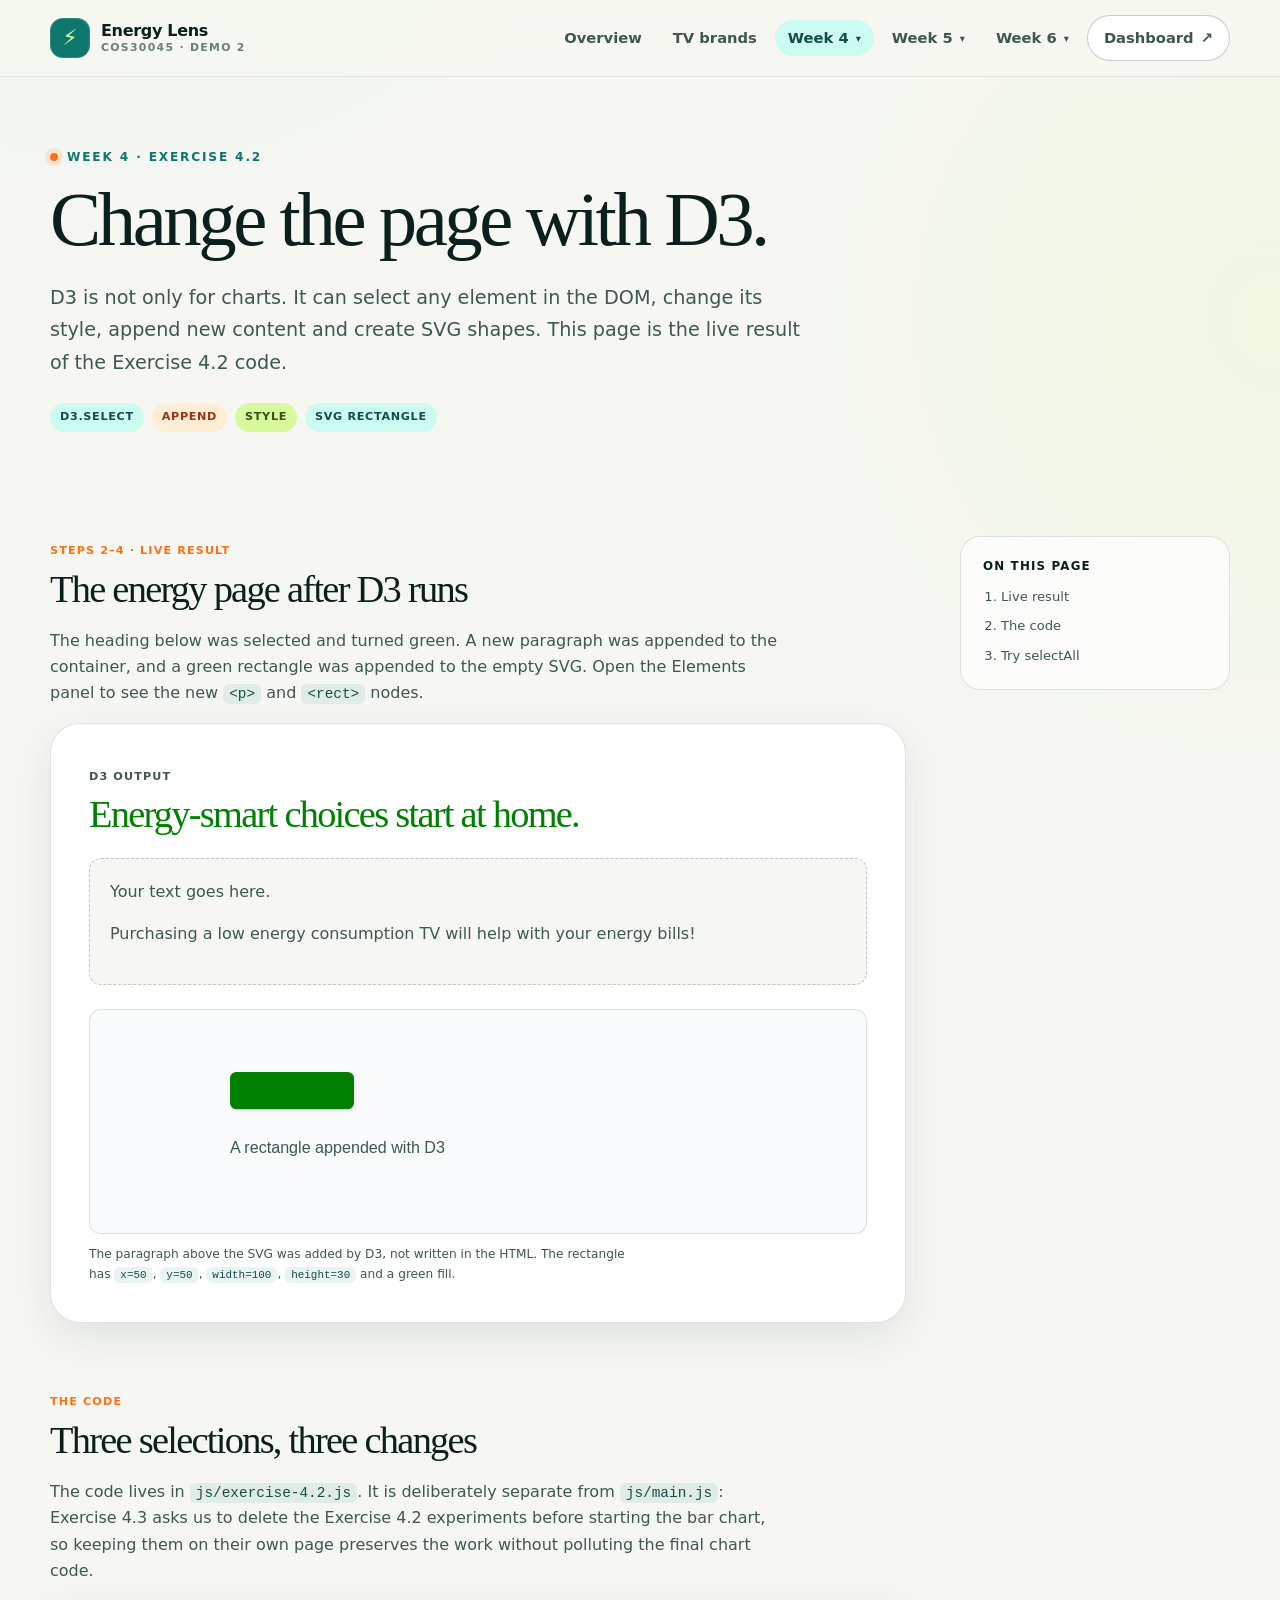
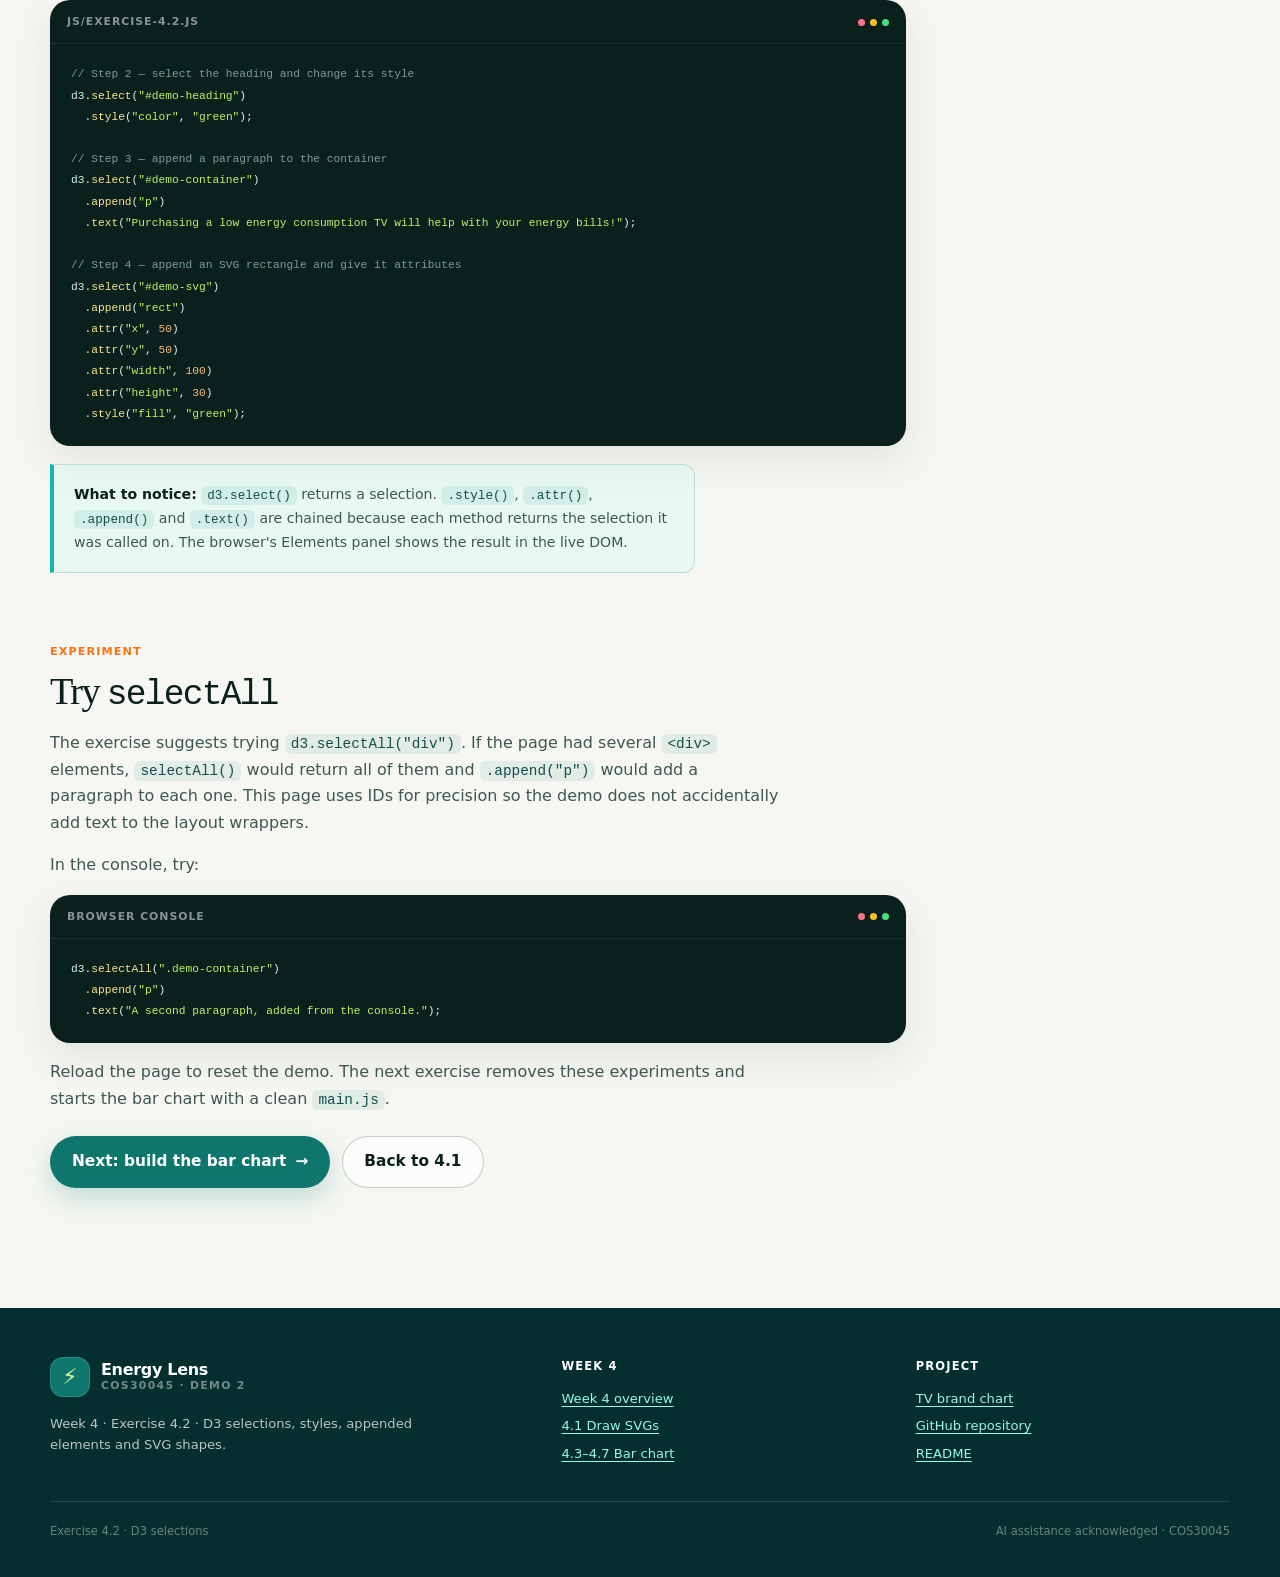
<file: exercises/exercise-4.2.html>
<!DOCTYPE html>
<html lang="en">
<head>
  <meta charset="UTF-8">
  <meta name="viewport" content="width=device-width, initial-scale=1.0">
  <meta name="description" content="Exercise 4.2 — use D3 to select, restyle and append HTML and SVG elements.">
  <title>Exercise 4.2 — D3 selections | Energy Lens</title>
  <link rel="stylesheet" href="../style.css">
  <link rel="icon" href="../assets/favicon.svg" type="image/svg+xml">
</head>
<body>
  <a class="skip-link" href="#main">Skip to content</a>

  <header class="site-header">
    <div class="container nav">
      <a class="brand" href="../index.html" aria-label="Energy Lens home">
        <span class="brand-mark" aria-hidden="true">⚡</span>
        <span>
          <span class="brand-name">Energy Lens</span>
          <span class="brand-sub">COS30045 · Demo 2</span>
        </span>
      </a>
      <nav class="nav-links" aria-label="Primary navigation">
        <a href="../index.html#overview">Overview</a>
        <a href="../index.html#brand-chart">TV brands</a>
        <details class="nav-group">
          <summary class="nav-group-label is-current">Week 4</summary>
          <div class="nav-submenu">
            <a href="index.html">Week 4 workbook</a>
            <a href="exercise-4.1.html">4.1 Draw SVGs</a>
            <a href="exercise-4.2.html" aria-current="page">4.2 D3 selections</a>
            <a href="exercise-4.3-4.7.html">4.3–4.7 Bar chart</a>
          </div>
        </details>
        <details class="nav-group">
          <summary class="nav-group-label">Week 5</summary>
          <div class="nav-submenu">
            <a href="exercise-5.html">Week 5 overview</a>
            <a href="exercise-5.html#bar">5.1 Vertical bars</a>
            <a href="exercise-5.html#line">5.2 Scatter + line</a>
            <a href="exercise-5.html#donut">5.3 Donut chart</a>
            <a href="exercise-5.html#knime">KNIME recipes</a>
          </div>
        </details>
        <details class="nav-group">
          <summary class="nav-group-label">Week 6</summary>
          <div class="nav-submenu">
            <a href="exercise-6.html">Week 6 overview</a>
            <a href="exercise-6.html#histogram-section">6.1 Histogram</a>
            <a href="exercise-6.html#histogram-section">6.2 Filters</a>
            <a href="exercise-6.html#scatter">6.3 Scatterplot</a>
            <a href="exercise-6.html#tooltip">6.4 Tooltip</a>
          </div>
        </details>
        <a class="nav-cta" href="../index.html">Dashboard <span aria-hidden="true">↗</span></a>
      </nav>
    </div>
  </header>

  <main id="main">
    <section class="exercise-hero">
      <div class="container">
        <p class="eyebrow"><span class="pulse-dot" aria-hidden="true"></span> Week 4 · Exercise 4.2</p>
        <h1>Change the page with D3.</h1>
        <p class="lede">
          D3 is not only for charts. It can select any element in the DOM, change its style, append
          new content and create SVG shapes. This page is the live result of the Exercise 4.2 code.
        </p>
        <div class="exercise-meta">
          <span class="tag">d3.select</span>
          <span class="tag tag--orange">append</span>
          <span class="tag tag--lime">style</span>
          <span class="tag">SVG rectangle</span>
        </div>
      </div>
    </section>

    <section class="section-tight">
      <div class="container exercise-layout">
        <div class="exercise-content">
          <section class="exercise-section" id="live-demo">
            <span class="step-label">Steps 2–4 · live result</span>
            <h2>The energy page after D3 runs</h2>
            <p>
              The heading below was selected and turned green. A new paragraph was appended to the
              container, and a green rectangle was appended to the empty SVG. Open the Elements
              panel to see the new <code>&lt;p&gt;</code> and <code>&lt;rect&gt;</code> nodes.
            </p>

            <div class="demo-panel">
              <p class="step-label u-mb-8">D3 output</p>
              <h2 id="demo-heading">Energy-smart choices start at home.</h2>
              <div class="demo-container" id="demo-container">
                <p>Your text goes here.</p>
              </div>
              <div class="demo-svg-wrap">
                <svg id="demo-svg" viewBox="0 0 500 180" role="img"
                     aria-label="A green rectangle drawn with D3">
                  <title>A green rectangle drawn with D3</title>
                </svg>
              </div>
              <p class="screenshot-caption u-mb-0">
                The paragraph above the SVG was added by D3, not written in the HTML.
                The rectangle has <code>x=50</code>, <code>y=50</code>, <code>width=100</code>,
                <code>height=30</code> and a green fill.
              </p>
            </div>
          </section>

          <section class="exercise-section" id="code">
            <span class="step-label">The code</span>
            <h2>Three selections, three changes</h2>
            <p>
              The code lives in <code>js/exercise-4.2.js</code>. It is deliberately separate from
              <code>js/main.js</code>: Exercise 4.3 asks us to delete the Exercise 4.2 experiments
              before starting the bar chart, so keeping them on their own page preserves the work
              without polluting the final chart code.
            </p>

            <div class="code-card">
              <div class="code-card-top">
                <span>js/exercise-4.2.js</span>
                <span class="code-dots" aria-hidden="true"><i></i><i></i><i></i></span>
              </div>
              <pre><code><span class="code-comment">// Step 2 — select the heading and change its style</span>
d3.<span class="code-function">select</span>(<span class="code-string">"#demo-heading"</span>)
  .<span class="code-function">style</span>(<span class="code-string">"color"</span>, <span class="code-string">"green"</span>);

<span class="code-comment">// Step 3 — append a paragraph to the container</span>
d3.<span class="code-function">select</span>(<span class="code-string">"#demo-container"</span>)
  .<span class="code-function">append</span>(<span class="code-string">"p"</span>)
  .<span class="code-function">text</span>(<span class="code-string">"Purchasing a low energy consumption TV will help with your energy bills!"</span>);

<span class="code-comment">// Step 4 — append an SVG rectangle and give it attributes</span>
d3.<span class="code-function">select</span>(<span class="code-string">"#demo-svg"</span>)
  .<span class="code-function">append</span>(<span class="code-string">"rect"</span>)
  .<span class="code-function">attr</span>(<span class="code-string">"x"</span>, <span class="code-number">50</span>)
  .<span class="code-function">attr</span>(<span class="code-string">"y"</span>, <span class="code-number">50</span>)
  .<span class="code-function">attr</span>(<span class="code-string">"width"</span>, <span class="code-number">100</span>)
  .<span class="code-function">attr</span>(<span class="code-string">"height"</span>, <span class="code-number">30</span>)
  .<span class="code-function">style</span>(<span class="code-string">"fill"</span>, <span class="code-string">"green"</span>);</code></pre>
            </div>

            <p class="note note--spaced">
              <strong>What to notice:</strong> <code>d3.select()</code> returns a selection.
              <code>.style()</code>, <code>.attr()</code>, <code>.append()</code> and
              <code>.text()</code> are chained because each method returns the selection it was
              called on. The browser's Elements panel shows the result in the live DOM.
            </p>
          </section>

          <section class="exercise-section" id="experiment">
            <span class="step-label">Experiment</span>
            <h2>Try <code>selectAll</code></h2>
            <p>
              The exercise suggests trying <code>d3.selectAll("div")</code>. If the page had several
              <code>&lt;div&gt;</code> elements, <code>selectAll()</code> would return all of them and
              <code>.append("p")</code> would add a paragraph to each one. This page uses IDs for
              precision so the demo does not accidentally add text to the layout wrappers.
            </p>
            <p>
              In the console, try:
            </p>
            <div class="code-card">
              <div class="code-card-top">
                <span>Browser console</span>
                <span class="code-dots" aria-hidden="true"><i></i><i></i><i></i></span>
              </div>
              <pre><code>d3.<span class="code-function">selectAll</span>(<span class="code-string">".demo-container"</span>)
  .<span class="code-function">append</span>(<span class="code-string">"p"</span>)
  .<span class="code-function">text</span>(<span class="code-string">"A second paragraph, added from the console."</span>);</code></pre>
            </div>
            <p class="u-mt-16">
              Reload the page to reset the demo. The next exercise removes these experiments and
              starts the bar chart with a clean <code>main.js</code>.
            </p>
            <div class="hero-actions hero-actions--spaced">
              <a class="button button-primary" href="exercise-4.3-4.7.html">Next: build the bar chart <span aria-hidden="true">→</span></a>
              <a class="button button-ghost" href="exercise-4.1.html">Back to 4.1</a>
            </div>
          </section>
        </div>

        <aside class="exercise-aside" aria-label="On this page">
          <h3>On this page</h3>
          <ol>
            <li><a href="#live-demo">Live result</a></li>
            <li><a href="#code">The code</a></li>
            <li><a href="#experiment">Try selectAll</a></li>
          </ol>
        </aside>
      </div>
    </section>
  </main>

  <footer class="site-footer">
    <div class="container">
      <div class="footer-grid">
        <div>
          <a class="brand" href="../index.html">
            <span class="brand-mark" aria-hidden="true">⚡</span>
            <span>
              <span class="brand-name">Energy Lens</span>
              <span class="brand-sub">COS30045 · Demo 2</span>
            </span>
          </a>
          <p>Week 4 · Exercise 4.2 · D3 selections, styles, appended elements and SVG shapes.</p>
        </div>
        <div>
          <h4>Week 4</h4>
          <ul>
            <li><a href="index.html">Week 4 overview</a></li>
            <li><a href="exercise-4.1.html">4.1 Draw SVGs</a></li>
            <li><a href="exercise-4.3-4.7.html">4.3–4.7 Bar chart</a></li>
          </ul>
        </div>
        <div>
          <h4>Project</h4>
          <ul>
            <li><a href="../index.html#brand-chart">TV brand chart</a></li>
            <li><a href="https://github.com/hung7405/COS30045-Data-Viz-demo-2" target="_blank" rel="noreferrer">GitHub repository</a></li>
            <li><a href="../README.md">README</a></li>
          </ul>
        </div>
      </div>
      <div class="footer-bottom">
        <span>Exercise 4.2 · D3 selections</span>
        <span>AI assistance acknowledged · COS30045</span>
      </div>
    </div>
  </footer>

  <script src="../js/d3.v7.min.js"></script>
  <script src="../js/exercise-4.2.js"></script>
</body>
</html>
</file>
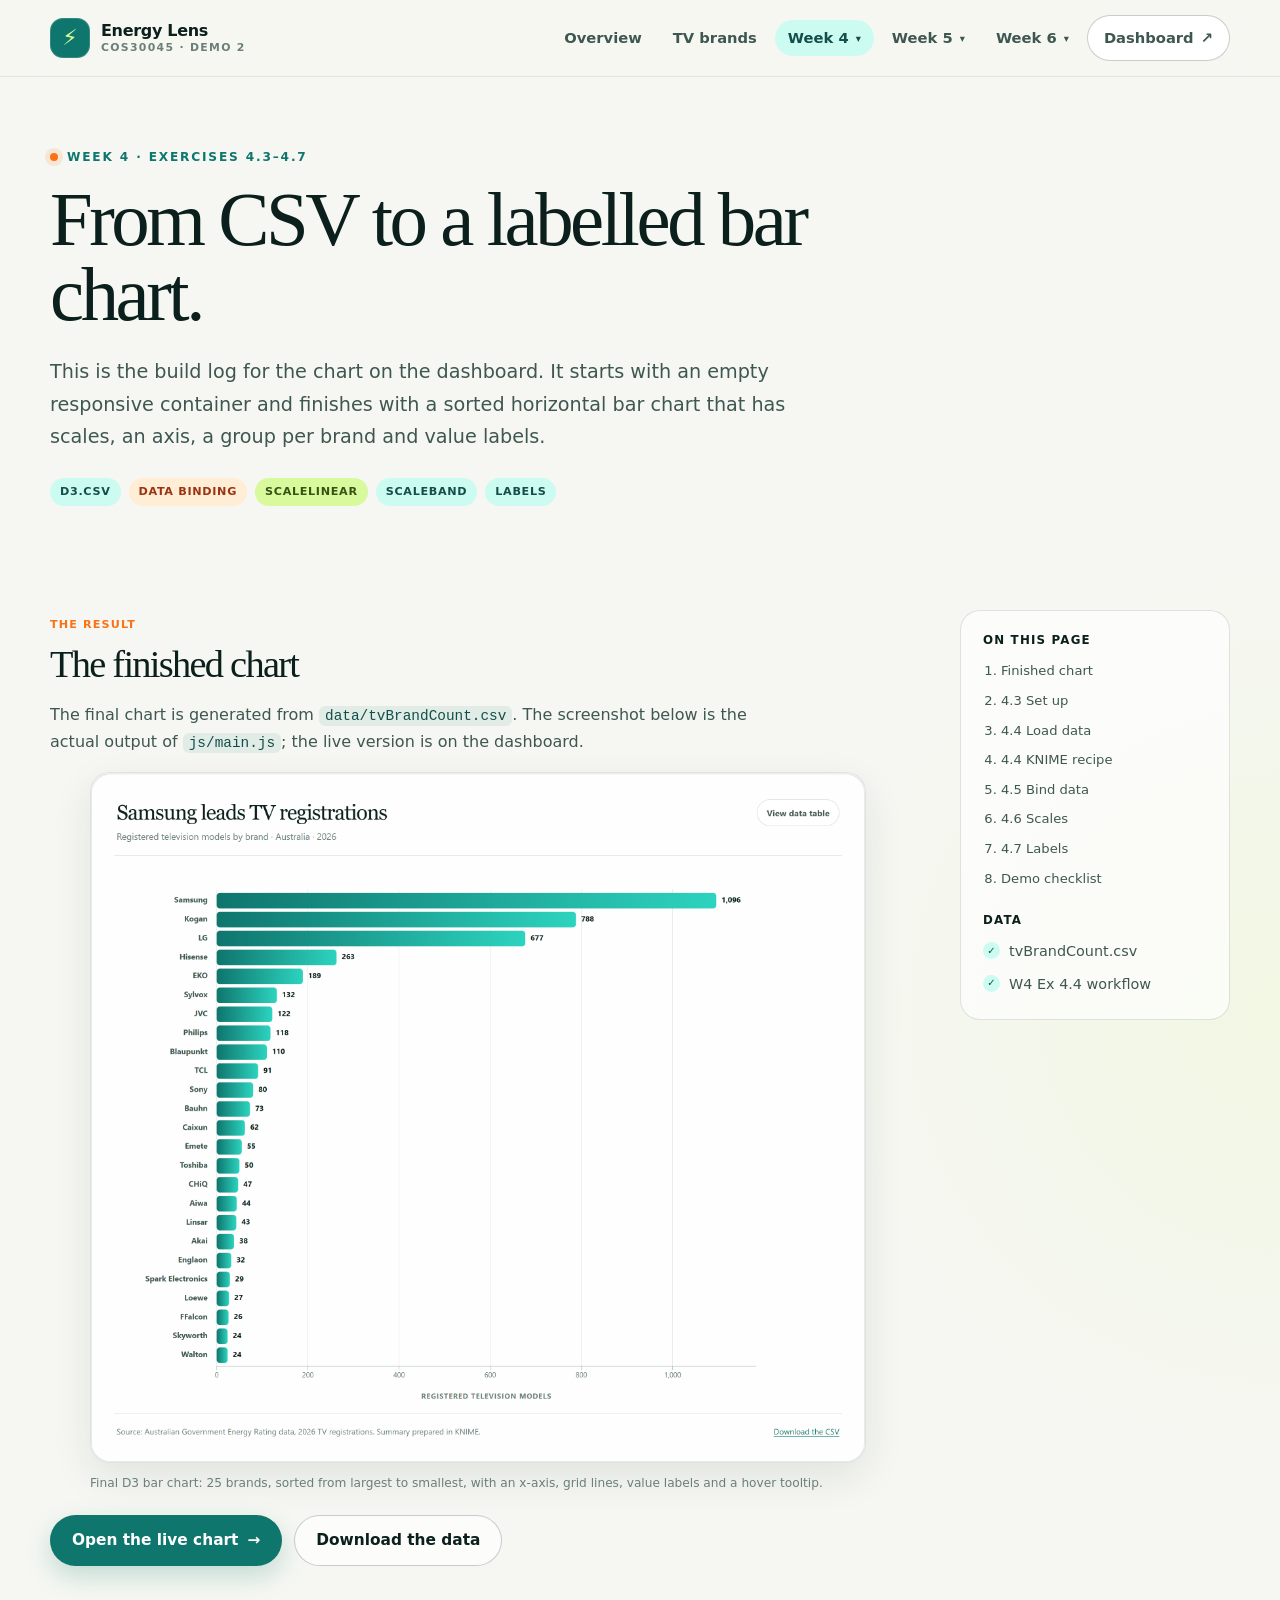
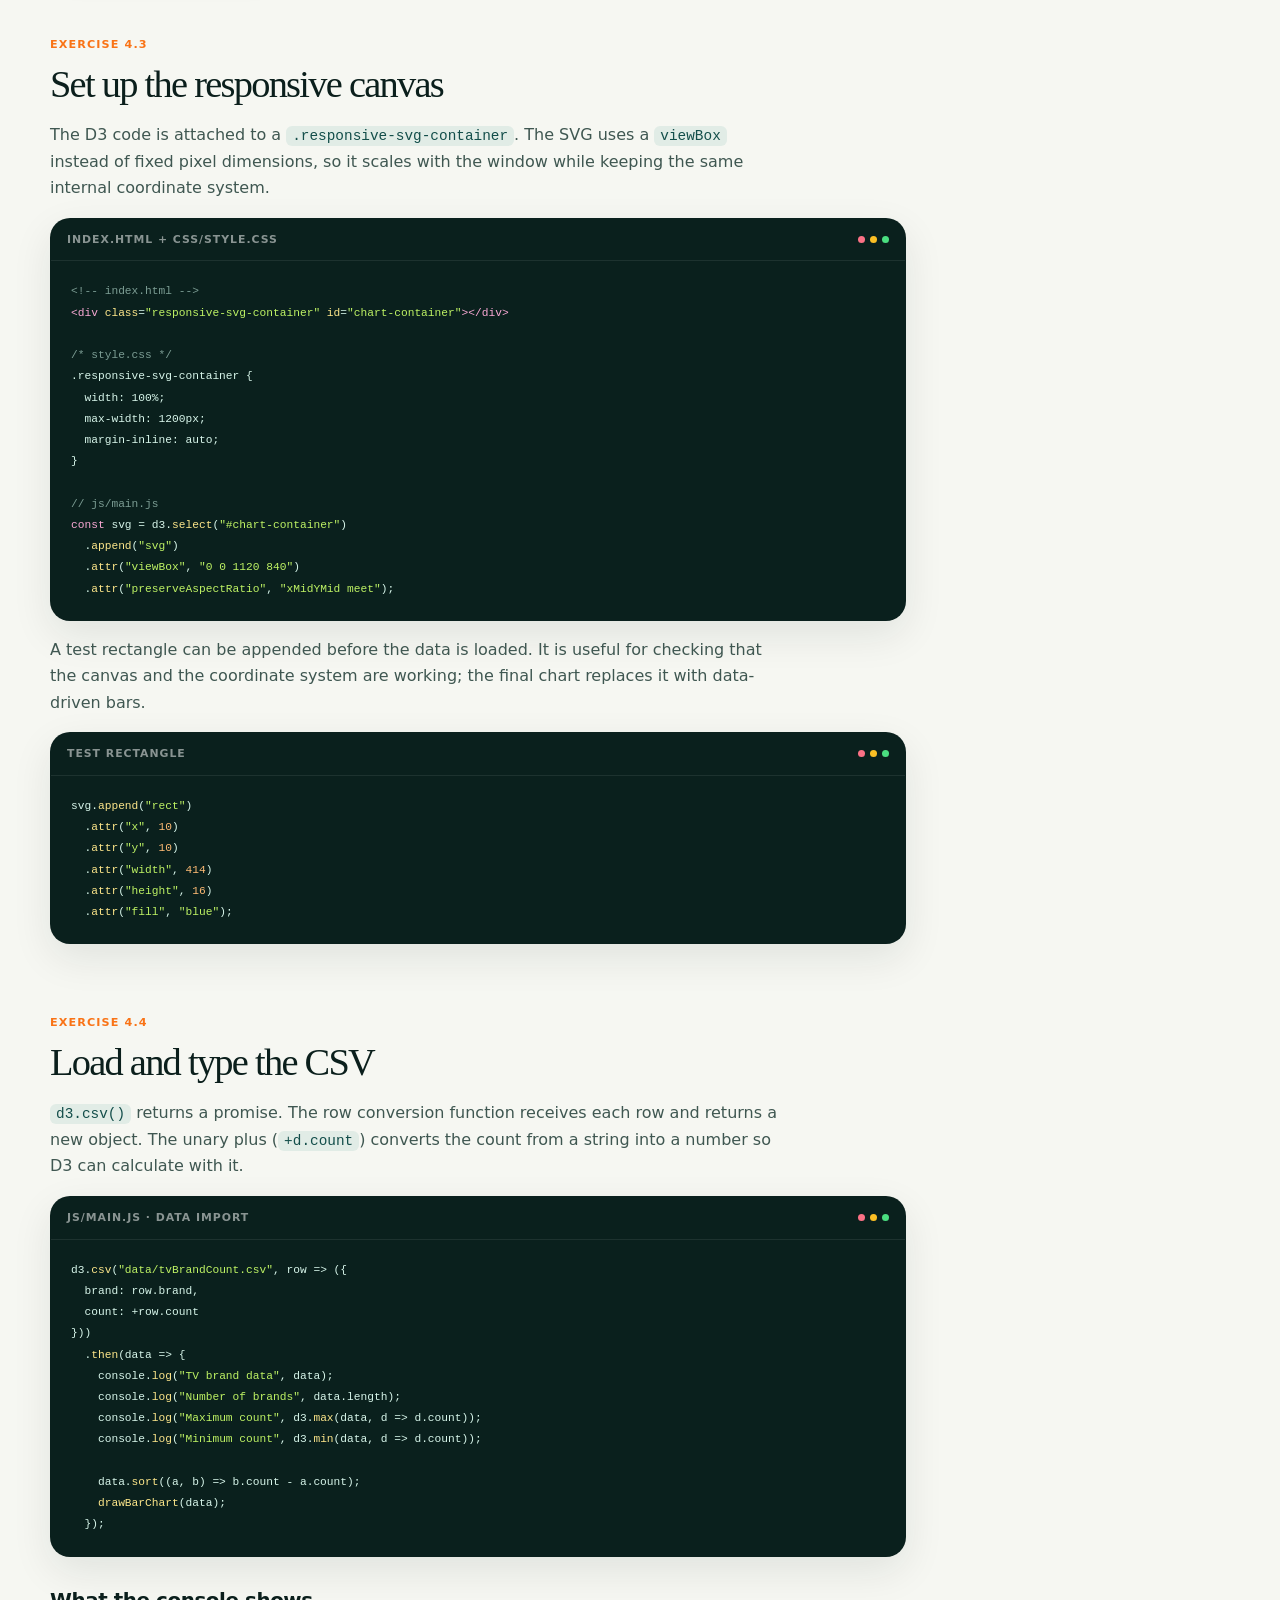
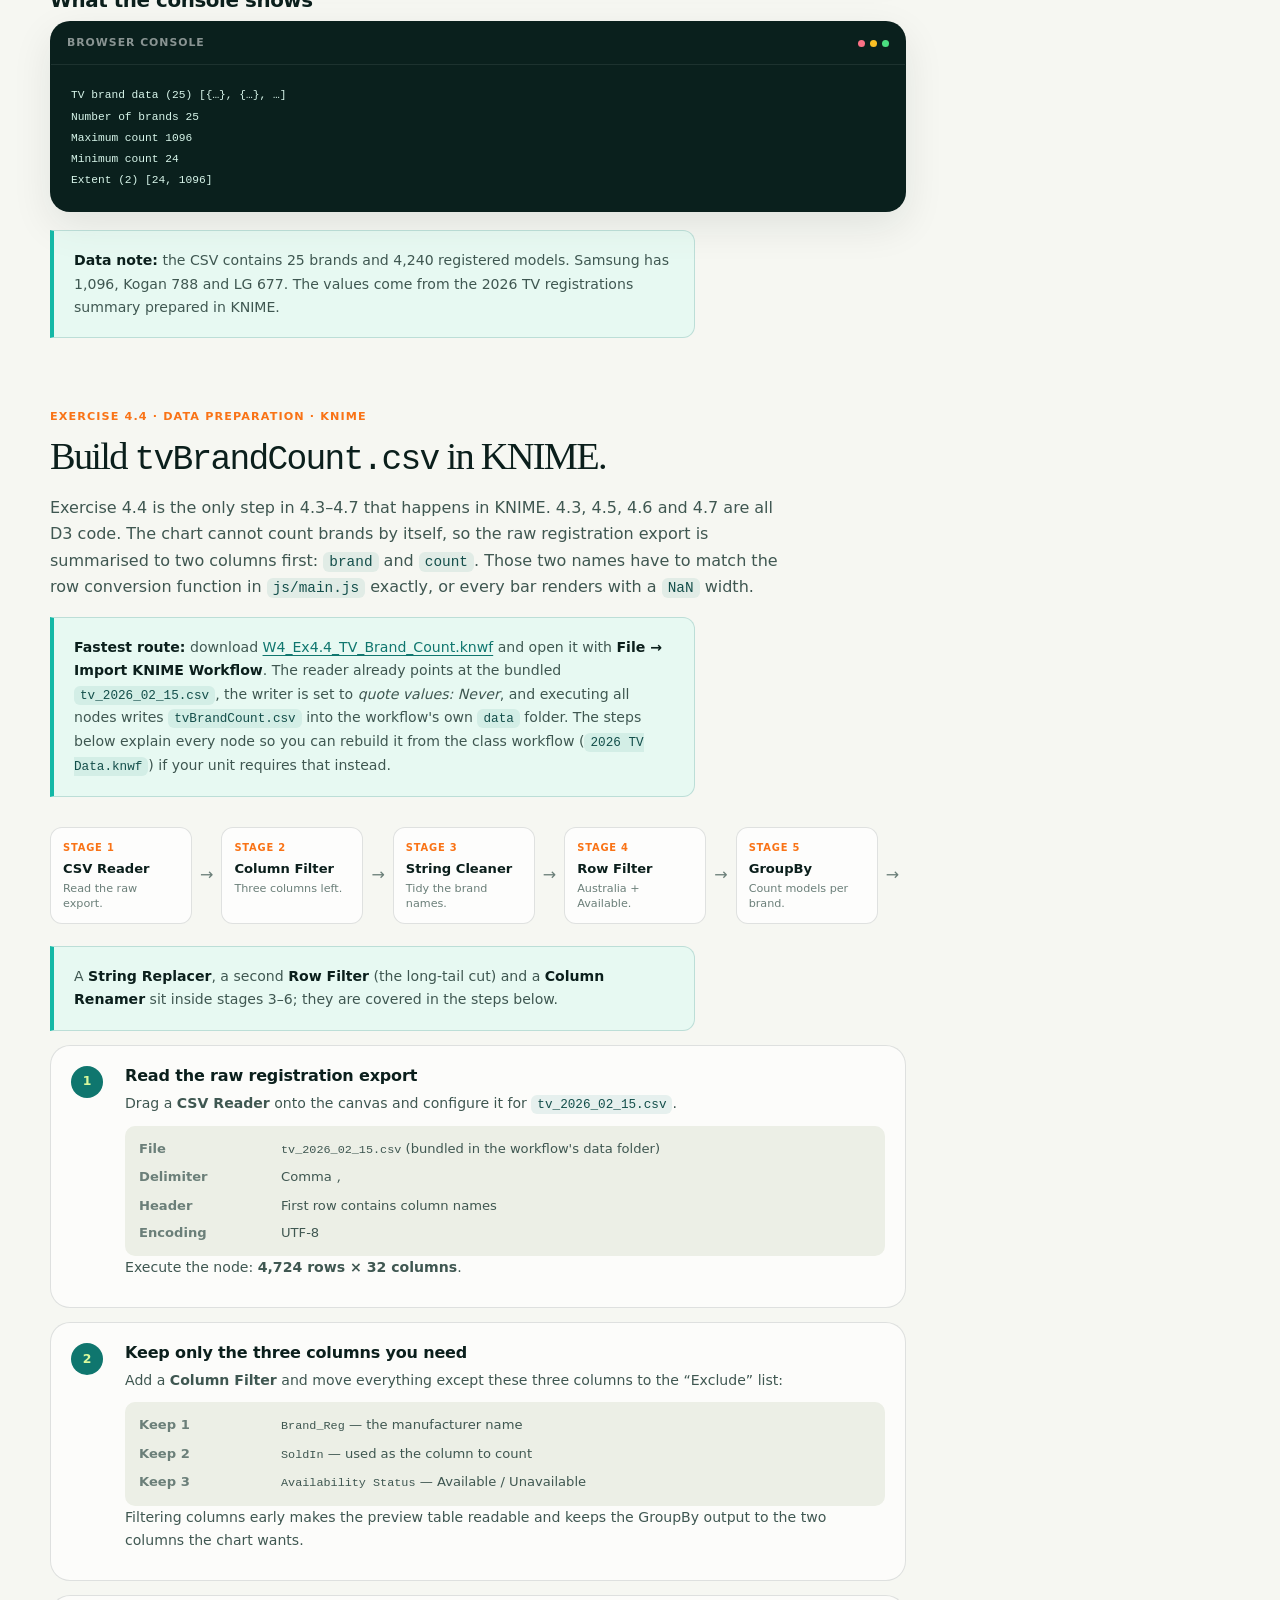
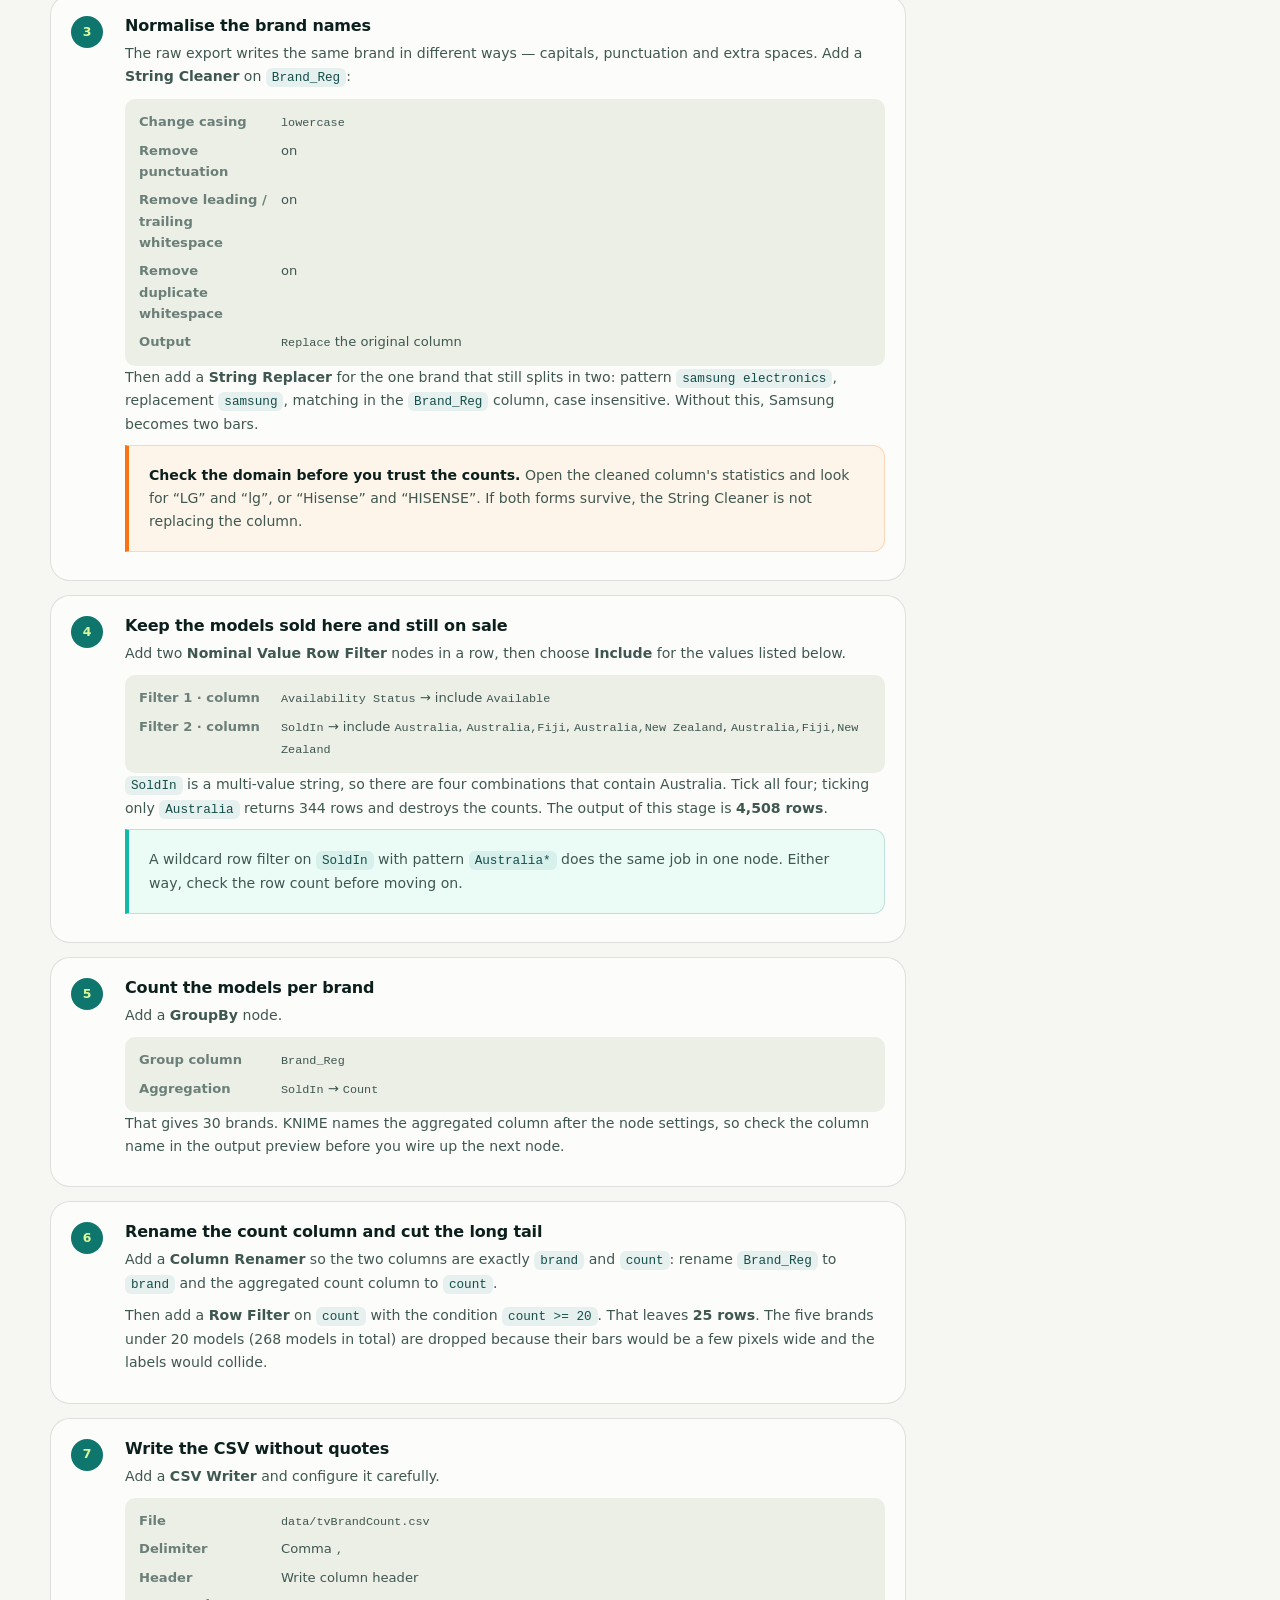
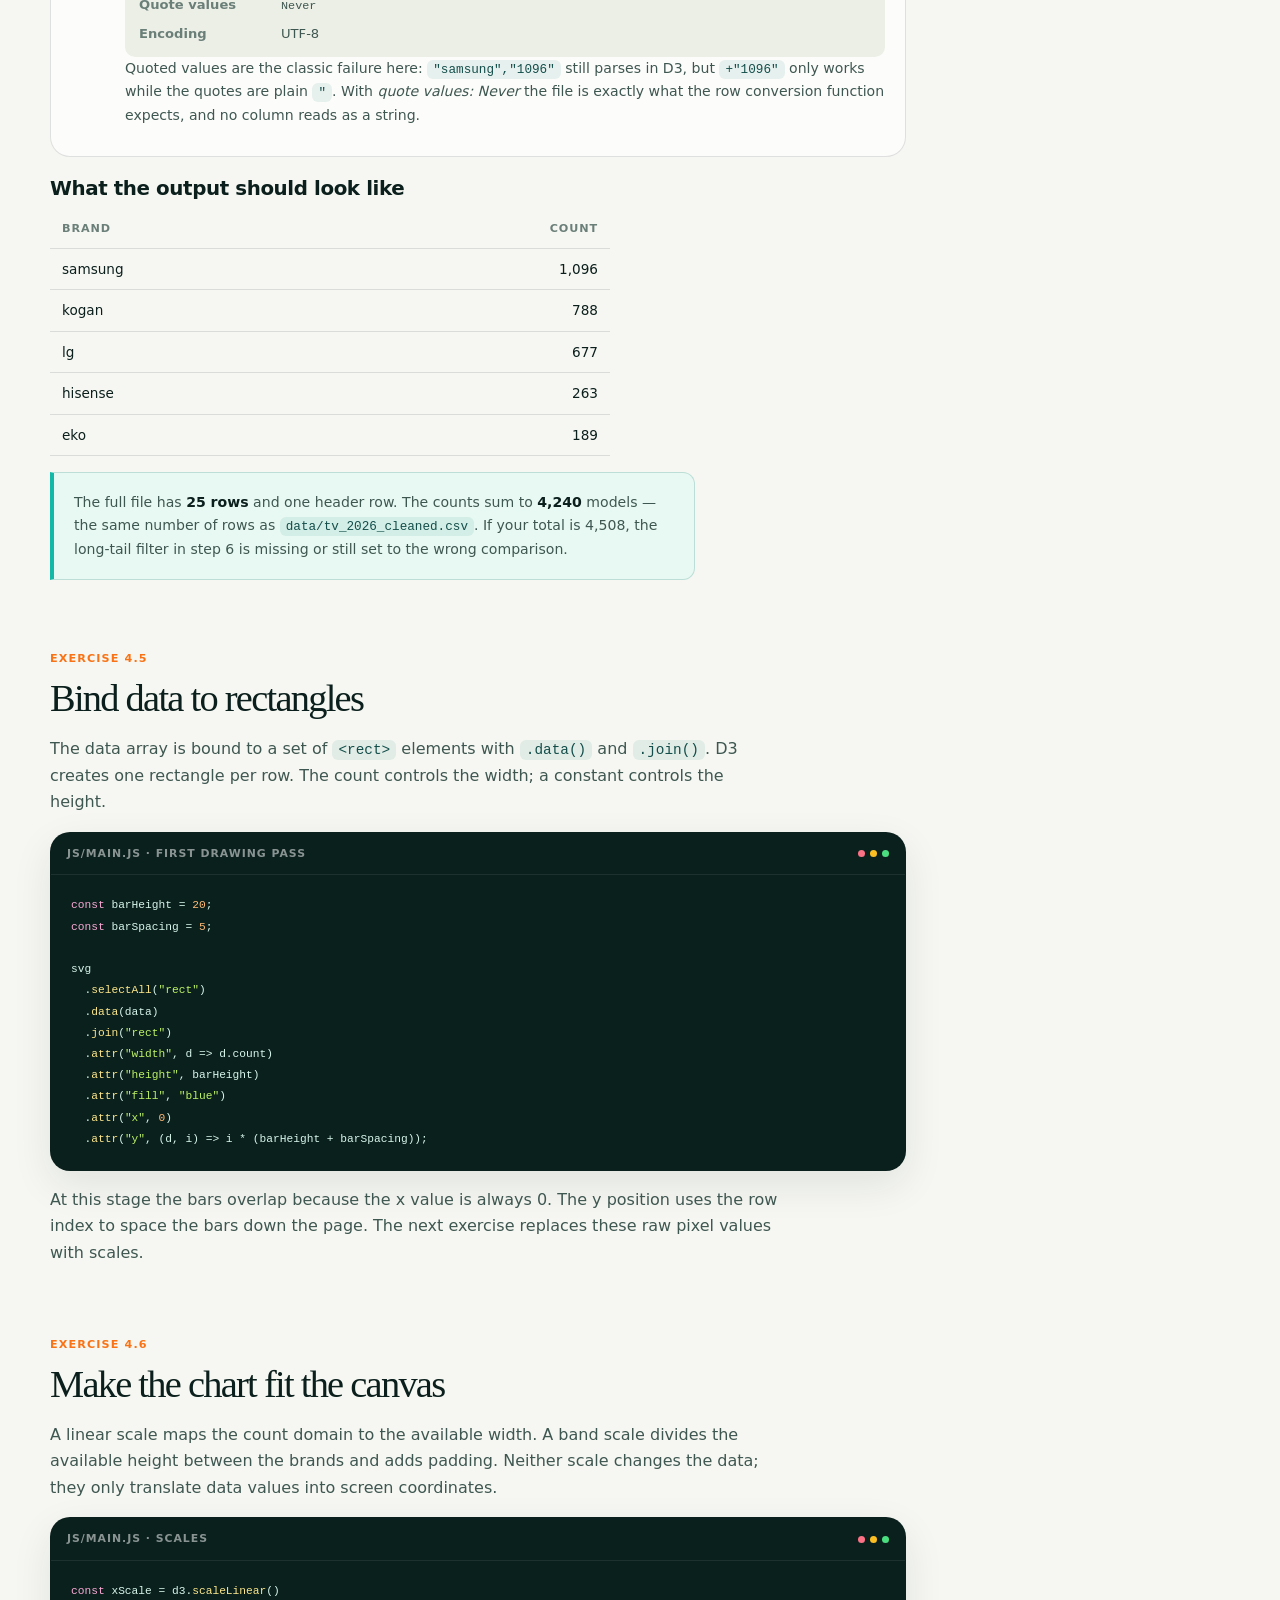
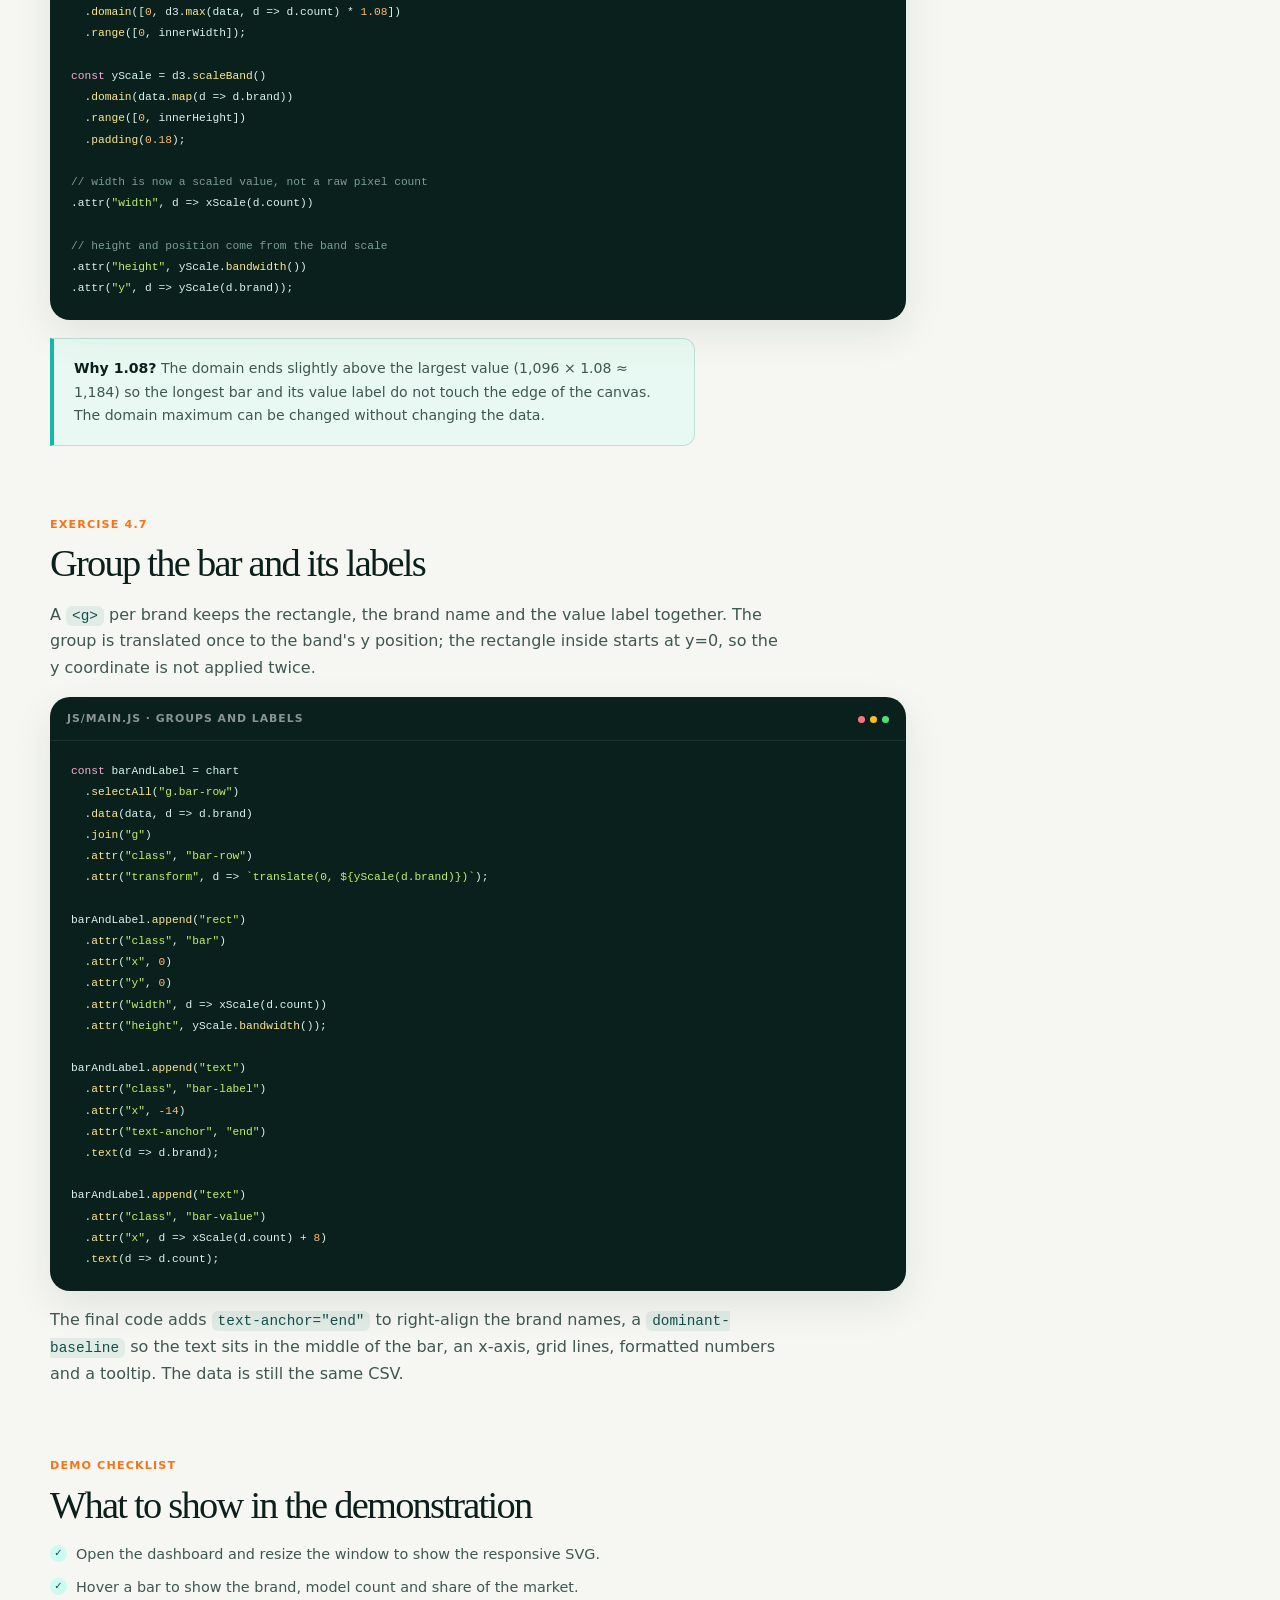
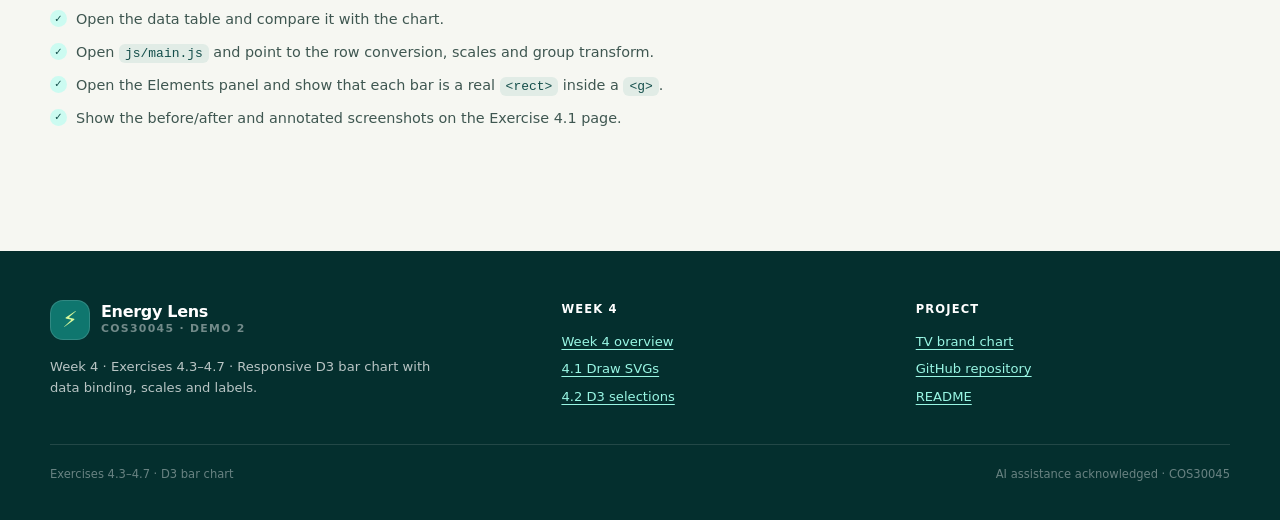
<file: exercises/exercise-4.3-4.7.html>
<!DOCTYPE html>
<html lang="en">
<head>
  <meta charset="UTF-8">
  <meta name="viewport" content="width=device-width, initial-scale=1.0">
  <meta name="description" content="Exercises 4.3–4.7 — the build log for the responsive, labelled D3 bar chart.">
  <title>Exercises 4.3–4.7 — Build the bar chart | Energy Lens</title>
  <link rel="stylesheet" href="../style.css">
  <link rel="icon" href="../assets/favicon.svg" type="image/svg+xml">
</head>
<body>
  <a class="skip-link" href="#main">Skip to content</a>

  <header class="site-header">
    <div class="container nav">
      <a class="brand" href="../index.html" aria-label="Energy Lens home">
        <span class="brand-mark" aria-hidden="true">⚡</span>
        <span>
          <span class="brand-name">Energy Lens</span>
          <span class="brand-sub">COS30045 · Demo 2</span>
        </span>
      </a>
      <nav class="nav-links" aria-label="Primary navigation">
        <a href="../index.html#overview">Overview</a>
        <a href="../index.html#brand-chart">TV brands</a>
        <details class="nav-group">
          <summary class="nav-group-label is-current">Week 4</summary>
          <div class="nav-submenu">
            <a href="index.html">Week 4 workbook</a>
            <a href="exercise-4.1.html">4.1 Draw SVGs</a>
            <a href="exercise-4.2.html">4.2 D3 selections</a>
            <a href="exercise-4.3-4.7.html" aria-current="page">4.3–4.7 Bar chart</a>
          </div>
        </details>
        <details class="nav-group">
          <summary class="nav-group-label">Week 5</summary>
          <div class="nav-submenu">
            <a href="exercise-5.html">Week 5 overview</a>
            <a href="exercise-5.html#bar">5.1 Vertical bars</a>
            <a href="exercise-5.html#line">5.2 Scatter + line</a>
            <a href="exercise-5.html#donut">5.3 Donut chart</a>
            <a href="exercise-5.html#knime">KNIME recipes</a>
          </div>
        </details>
        <details class="nav-group">
          <summary class="nav-group-label">Week 6</summary>
          <div class="nav-submenu">
            <a href="exercise-6.html">Week 6 overview</a>
            <a href="exercise-6.html#histogram-section">6.1 Histogram</a>
            <a href="exercise-6.html#histogram-section">6.2 Filters</a>
            <a href="exercise-6.html#scatter">6.3 Scatterplot</a>
            <a href="exercise-6.html#tooltip">6.4 Tooltip</a>
          </div>
        </details>
        <a class="nav-cta" href="../index.html">Dashboard <span aria-hidden="true">↗</span></a>
      </nav>
    </div>
  </header>

  <main id="main">
    <section class="exercise-hero">
      <div class="container">
        <p class="eyebrow"><span class="pulse-dot" aria-hidden="true"></span> Week 4 · Exercises 4.3–4.7</p>
        <h1>From CSV to a labelled bar chart.</h1>
        <p class="lede">
          This is the build log for the chart on the dashboard. It starts with an empty responsive
          container and finishes with a sorted horizontal bar chart that has scales, an axis, a
          group per brand and value labels.
        </p>
        <div class="exercise-meta">
          <span class="tag">d3.csv</span>
          <span class="tag tag--orange">data binding</span>
          <span class="tag tag--lime">scaleLinear</span>
          <span class="tag">scaleBand</span>
          <span class="tag">labels</span>
        </div>
      </div>
    </section>

    <section class="section-tight">
      <div class="container exercise-layout">
        <div class="exercise-content">
          <section class="exercise-section" id="result">
            <span class="step-label">The result</span>
            <h2>The finished chart</h2>
            <p>
              The final chart is generated from <code>data/tvBrandCount.csv</code>. The screenshot
              below is the actual output of <code>js/main.js</code>; the live version is on the
              dashboard.
            </p>
            <figure>
              <img class="screenshot" src="../images/chart-final.png"
                   alt="Horizontal bar chart of registered television models by brand. Samsung leads with 1,096 models, followed by Kogan with 788 and LG with 677.">
              <figcaption class="screenshot-caption">
                Final D3 bar chart: 25 brands, sorted from largest to smallest, with an x-axis,
                grid lines, value labels and a hover tooltip.
              </figcaption>
            </figure>
            <div class="hero-actions u-mt-22">
              <a class="button button-primary" href="../index.html#brand-chart">Open the live chart <span aria-hidden="true">→</span></a>
              <a class="button button-ghost" href="../data/tvBrandCount.csv" download>Download the data</a>
            </div>
          </section>

          <section class="exercise-section" id="setup">
            <span class="step-label">Exercise 4.3</span>
            <h2>Set up the responsive canvas</h2>
            <p>
              The D3 code is attached to a <code>.responsive-svg-container</code>. The SVG uses a
              <code>viewBox</code> instead of fixed pixel dimensions, so it scales with the window
              while keeping the same internal coordinate system.
            </p>
            <div class="code-card">
              <div class="code-card-top">
                <span>index.html + css/style.css</span>
                <span class="code-dots" aria-hidden="true"><i></i><i></i><i></i></span>
              </div>
              <pre><code><span class="code-comment">&lt;!-- index.html --&gt;</span>
<span class="code-keyword">&lt;div</span> <span class="code-function">class</span>=<span class="code-string">"responsive-svg-container"</span> <span class="code-function">id</span>=<span class="code-string">"chart-container"</span><span class="code-keyword">&gt;&lt;/div&gt;</span>

<span class="code-comment">/* style.css */</span>
.responsive-svg-container {
  width: 100%;
  max-width: 1200px;
  margin-inline: auto;
}

<span class="code-comment">// js/main.js</span>
<span class="code-keyword">const</span> svg = d3.<span class="code-function">select</span>(<span class="code-string">"#chart-container"</span>)
  .<span class="code-function">append</span>(<span class="code-string">"svg"</span>)
  .<span class="code-function">attr</span>(<span class="code-string">"viewBox"</span>, <span class="code-string">"0 0 1120 840"</span>)
  .<span class="code-function">attr</span>(<span class="code-string">"preserveAspectRatio"</span>, <span class="code-string">"xMidYMid meet"</span>);</code></pre>
            </div>
            <p class="u-mt-16">
              A test rectangle can be appended before the data is loaded. It is useful for checking
              that the canvas and the coordinate system are working; the final chart replaces it
              with data-driven bars.
            </p>
            <div class="code-card">
              <div class="code-card-top">
                <span>Test rectangle</span>
                <span class="code-dots" aria-hidden="true"><i></i><i></i><i></i></span>
              </div>
              <pre><code>svg.<span class="code-function">append</span>(<span class="code-string">"rect"</span>)
  .<span class="code-function">attr</span>(<span class="code-string">"x"</span>, <span class="code-number">10</span>)
  .<span class="code-function">attr</span>(<span class="code-string">"y"</span>, <span class="code-number">10</span>)
  .<span class="code-function">attr</span>(<span class="code-string">"width"</span>, <span class="code-number">414</span>)
  .<span class="code-function">attr</span>(<span class="code-string">"height"</span>, <span class="code-number">16</span>)
  .<span class="code-function">attr</span>(<span class="code-string">"fill"</span>, <span class="code-string">"blue"</span>);</code></pre>
            </div>
          </section>

          <section class="exercise-section" id="data">
            <span class="step-label">Exercise 4.4</span>
            <h2>Load and type the CSV</h2>
            <p>
              <code>d3.csv()</code> returns a promise. The row conversion function receives each row
              and returns a new object. The unary plus (<code>+d.count</code>) converts the count
              from a string into a number so D3 can calculate with it.
            </p>
            <div class="code-card">
              <div class="code-card-top">
                <span>js/main.js · data import</span>
                <span class="code-dots" aria-hidden="true"><i></i><i></i><i></i></span>
              </div>
              <pre><code>d3.<span class="code-function">csv</span>(<span class="code-string">"data/tvBrandCount.csv"</span>, row =&gt; ({
  brand: row.brand,
  count: +row.count
}))
  .<span class="code-function">then</span>(data =&gt; {
    console.<span class="code-function">log</span>(<span class="code-string">"TV brand data"</span>, data);
    console.<span class="code-function">log</span>(<span class="code-string">"Number of brands"</span>, data.length);
    console.<span class="code-function">log</span>(<span class="code-string">"Maximum count"</span>, d3.<span class="code-function">max</span>(data, d =&gt; d.count));
    console.<span class="code-function">log</span>(<span class="code-string">"Minimum count"</span>, d3.<span class="code-function">min</span>(data, d =&gt; d.count));

    data.<span class="code-function">sort</span>((a, b) =&gt; b.count - a.count);
    <span class="code-function">drawBarChart</span>(data);
  });</code></pre>
            </div>

            <h3>What the console shows</h3>
            <div class="code-card">
              <div class="code-card-top">
                <span>Browser console</span>
                <span class="code-dots" aria-hidden="true"><i></i><i></i><i></i></span>
              </div>
              <pre><code>TV brand data (25) [{…}, {…}, …]
Number of brands 25
Maximum count 1096
Minimum count 24
Extent (2) [24, 1096]</code></pre>
            </div>
            <p class="note note--spaced">
              <strong>Data note:</strong> the CSV contains 25 brands and 4,240 registered models.
              Samsung has 1,096, Kogan 788 and LG 677. The values come from the 2026 TV registrations
              summary prepared in KNIME.
            </p>
          </section>

          <!-- ==================================================
               Exercise 4.4 — KNIME recipe
               ================================================== -->
          <section class="exercise-section" id="knime">
            <span class="step-label">Exercise 4.4 · data preparation · KNIME</span>
            <h2>Build <code>tvBrandCount.csv</code> in KNIME.</h2>
            <p>
              Exercise 4.4 is the only step in 4.3–4.7 that happens in KNIME. 4.3, 4.5, 4.6 and 4.7
              are all D3 code. The chart cannot count brands by itself, so the raw registration
              export is summarised to two columns first: <code>brand</code> and <code>count</code>.
              Those two names have to match the row conversion function in
              <code>js/main.js</code> exactly, or every bar renders with a <code>NaN</code> width.
            </p>

            <p class="note">
              <strong>Fastest route:</strong> download
              <a href="../knime/W4_Ex4.4_TV_Brand_Count.knwf" download>W4_Ex4.4_TV_Brand_Count.knwf</a>
              and open it with <strong>File → Import KNIME Workflow</strong>. The reader already points
              at the bundled <code>tv_2026_02_15.csv</code>, the writer is set to
              <em>quote values: Never</em>, and executing all nodes writes
              <code>tvBrandCount.csv</code> into the workflow's own <code>data</code> folder. The steps
              below explain every node so you can rebuild it from the class workflow
              (<code>2026 TV Data.knwf</code>) if your unit requires that instead.
            </p>

            <div class="knime-flow">
              <div class="knime-node">
                <span class="knime-node-step">Stage 1</span>
                <strong>CSV Reader</strong>
                <small>Read the raw export.</small>
              </div>
              <span class="knime-arrow" aria-hidden="true">→</span>
              <div class="knime-node">
                <span class="knime-node-step">Stage 2</span>
                <strong>Column Filter</strong>
                <small>Three columns left.</small>
              </div>
              <span class="knime-arrow" aria-hidden="true">→</span>
              <div class="knime-node">
                <span class="knime-node-step">Stage 3</span>
                <strong>String Cleaner</strong>
                <small>Tidy the brand names.</small>
              </div>
              <span class="knime-arrow" aria-hidden="true">→</span>
              <div class="knime-node">
                <span class="knime-node-step">Stage 4</span>
                <strong>Row Filter</strong>
                <small>Australia + Available.</small>
              </div>
              <span class="knime-arrow" aria-hidden="true">→</span>
              <div class="knime-node">
                <span class="knime-node-step">Stage 5</span>
                <strong>GroupBy</strong>
                <small>Count models per brand.</small>
              </div>
              <span class="knime-arrow" aria-hidden="true">→</span>
              <div class="knime-node">
                <span class="knime-node-step">Stage 6</span>
                <strong>CSV Writer</strong>
                <small>Write the chart-ready CSV.</small>
              </div>
            </div>

            <p class="note note--tight">
              A <strong>String Replacer</strong>, a second <strong>Row Filter</strong> (the long-tail
              cut) and a <strong>Column Renamer</strong> sit inside stages 3–6; they are covered in the
              steps below.
            </p>

            <div class="knime-step">
              <span class="knime-step-number">1</span>
              <div>
                <h3>Read the raw registration export</h3>
                <p>
                  Drag a <strong>CSV Reader</strong> onto the canvas and configure it for
                  <code>tv_2026_02_15.csv</code>.
                </p>
                <dl class="knime-settings">
                  <div><dt>File</dt><dd><code>tv_2026_02_15.csv</code> (bundled in the workflow's data folder)</dd></div>
                  <div><dt>Delimiter</dt><dd>Comma <code>,</code></dd></div>
                  <div><dt>Header</dt><dd>First row contains column names</dd></div>
                  <div><dt>Encoding</dt><dd>UTF-8</dd></div>
                </dl>
                <p>Execute the node: <strong>4,724 rows × 32 columns</strong>.</p>
              </div>
            </div>

            <div class="knime-step">
              <span class="knime-step-number">2</span>
              <div>
                <h3>Keep only the three columns you need</h3>
                <p>
                  Add a <strong>Column Filter</strong> and move everything except these three columns
                  to the “Exclude” list:
                </p>
                <dl class="knime-settings">
                  <div><dt>Keep 1</dt><dd><code>Brand_Reg</code> — the manufacturer name</dd></div>
                  <div><dt>Keep 2</dt><dd><code>SoldIn</code> — used as the column to count</dd></div>
                  <div><dt>Keep 3</dt><dd><code>Availability Status</code> — Available / Unavailable</dd></div>
                </dl>
                <p>
                  Filtering columns early makes the preview table readable and keeps the GroupBy
                  output to the two columns the chart wants.
                </p>
              </div>
            </div>

            <div class="knime-step">
              <span class="knime-step-number">3</span>
              <div>
                <h3>Normalise the brand names</h3>
                <p>
                  The raw export writes the same brand in different ways — capitals, punctuation and
                  extra spaces. Add a <strong>String Cleaner</strong> on <code>Brand_Reg</code>:
                </p>
                <dl class="knime-settings">
                  <div><dt>Change casing</dt><dd><code>lowercase</code></dd></div>
                  <div><dt>Remove punctuation</dt><dd>on</dd></div>
                  <div><dt>Remove leading / trailing whitespace</dt><dd>on</dd></div>
                  <div><dt>Remove duplicate whitespace</dt><dd>on</dd></div>
                  <div><dt>Output</dt><dd><code>Replace</code> the original column</dd></div>
                </dl>
                <p>
                  Then add a <strong>String Replacer</strong> for the one brand that still splits in
                  two: pattern <code>samsung electronics</code>, replacement <code>samsung</code>,
                  matching in the <code>Brand_Reg</code> column, case insensitive. Without this, Samsung
                  becomes two bars.
                </p>
                <p class="note note--orange">
                  <strong>Check the domain before you trust the counts.</strong> Open the cleaned
                  column's statistics and look for “LG” and “lg”, or “Hisense” and “HISENSE”. If both
                  forms survive, the String Cleaner is not replacing the column.
                </p>
              </div>
            </div>

            <div class="knime-step">
              <span class="knime-step-number">4</span>
              <div>
                <h3>Keep the models sold here and still on sale</h3>
                <p>
                  Add two <strong>Nominal Value Row Filter</strong> nodes in a row, then choose
                  <strong>Include</strong> for the values listed below.
                </p>
                <dl class="knime-settings">
                  <div><dt>Filter 1 · column</dt><dd><code>Availability Status</code> → include <code>Available</code></dd></div>
                  <div><dt>Filter 2 · column</dt><dd><code>SoldIn</code> → include <code>Australia</code>, <code>Australia,Fiji</code>, <code>Australia,New Zealand</code>, <code>Australia,Fiji,New Zealand</code></dd></div>
                </dl>
                <p>
                  <code>SoldIn</code> is a multi-value string, so there are four combinations that
                  contain Australia. Tick all four; ticking only <code>Australia</code> returns 344
                  rows and destroys the counts. The output of this stage is
                  <strong>4,508 rows</strong>.
                </p>
                <p class="note">
                  A wildcard row filter on <code>SoldIn</code> with pattern <code>Australia*</code> does
                  the same job in one node. Either way, check the row count before moving on.
                </p>
              </div>
            </div>

            <div class="knime-step">
              <span class="knime-step-number">5</span>
              <div>
                <h3>Count the models per brand</h3>
                <p>Add a <strong>GroupBy</strong> node.</p>
                <dl class="knime-settings">
                  <div><dt>Group column</dt><dd><code>Brand_Reg</code></dd></div>
                  <div><dt>Aggregation</dt><dd><code>SoldIn</code> → <code>Count</code></dd></div>
                </dl>
                <p>
                  That gives 30 brands. KNIME names the aggregated column after the node settings, so
                  check the column name in the output preview before you wire up the next node.
                </p>
              </div>
            </div>

            <div class="knime-step">
              <span class="knime-step-number">6</span>
              <div>
                <h3>Rename the count column and cut the long tail</h3>
                <p>
                  Add a <strong>Column Renamer</strong> so the two columns are exactly
                  <code>brand</code> and <code>count</code>: rename <code>Brand_Reg</code> to
                  <code>brand</code> and the aggregated count column to <code>count</code>.
                </p>
                <p>
                  Then add a <strong>Row Filter</strong> on <code>count</code> with the condition
                  <code>count &gt;= 20</code>. That leaves <strong>25 rows</strong>. The five brands
                  under 20 models (268 models in total) are dropped because their bars would be a few
                  pixels wide and the labels would collide.
                </p>
              </div>
            </div>

            <div class="knime-step">
              <span class="knime-step-number">7</span>
              <div>
                <h3>Write the CSV without quotes</h3>
                <p>Add a <strong>CSV Writer</strong> and configure it carefully.</p>
                <dl class="knime-settings">
                  <div><dt>File</dt><dd><code>data/tvBrandCount.csv</code></dd></div>
                  <div><dt>Delimiter</dt><dd>Comma <code>,</code></dd></div>
                  <div><dt>Header</dt><dd>Write column header</dd></div>
                  <div><dt>Quote values</dt><dd><code>Never</code></dd></div>
                  <div><dt>Encoding</dt><dd>UTF-8</dd></div>
                </dl>
                <p>
                  Quoted values are the classic failure here: <code>"samsung","1096"</code> still
                  parses in D3, but <code>+"1096"</code> only works while the quotes are plain
                  <code>"</code>. With <em>quote values: Never</em> the file is exactly what the row
                  conversion function expects, and no column reads as a string.
                </p>
              </div>
            </div>

            <div class="knime-output">
              <h3>What the output should look like</h3>
              <div class="table-scroll">
                <table class="data-table">
                  <caption class="sr-only">Top five rows of the expected tvBrandCount.csv output</caption>
                  <thead>
                    <tr><th scope="col">brand</th><th scope="col">count</th></tr>
                  </thead>
                  <tbody>
                    <tr><td>samsung</td><td>1,096</td></tr>
                    <tr><td>kogan</td><td>788</td></tr>
                    <tr><td>lg</td><td>677</td></tr>
                    <tr><td>hisense</td><td>263</td></tr>
                    <tr><td>eko</td><td>189</td></tr>
                  </tbody>
                </table>
              </div>
              <p class="note note--medium">
                The full file has <strong>25 rows</strong> and one header row. The counts sum to
                <strong>4,240</strong> models — the same number of rows as
                <code>data/tv_2026_cleaned.csv</code>. If your total is 4,508, the long-tail filter in
                step 6 is missing or still set to the wrong comparison.
              </p>
            </div>
          </section>

          <section class="exercise-section" id="binding">
            <span class="step-label">Exercise 4.5</span>
            <h2>Bind data to rectangles</h2>
            <p>
              The data array is bound to a set of <code>&lt;rect&gt;</code> elements with
              <code>.data()</code> and <code>.join()</code>. D3 creates one rectangle per row. The
              count controls the width; a constant controls the height.
            </p>
            <div class="code-card">
              <div class="code-card-top">
                <span>js/main.js · first drawing pass</span>
                <span class="code-dots" aria-hidden="true"><i></i><i></i><i></i></span>
              </div>
              <pre><code><span class="code-keyword">const</span> barHeight = <span class="code-number">20</span>;
<span class="code-keyword">const</span> barSpacing = <span class="code-number">5</span>;

svg
  .<span class="code-function">selectAll</span>(<span class="code-string">"rect"</span>)
  .<span class="code-function">data</span>(data)
  .<span class="code-function">join</span>(<span class="code-string">"rect"</span>)
  .<span class="code-function">attr</span>(<span class="code-string">"width"</span>, d =&gt; d.count)
  .<span class="code-function">attr</span>(<span class="code-string">"height"</span>, barHeight)
  .<span class="code-function">attr</span>(<span class="code-string">"fill"</span>, <span class="code-string">"blue"</span>)
  .<span class="code-function">attr</span>(<span class="code-string">"x"</span>, <span class="code-number">0</span>)
  .<span class="code-function">attr</span>(<span class="code-string">"y"</span>, (d, i) =&gt; i * (barHeight + barSpacing));</code></pre>
            </div>
            <p class="u-mt-16">
              At this stage the bars overlap because the x value is always 0. The y position uses
              the row index to space the bars down the page. The next exercise replaces these raw
              pixel values with scales.
            </p>
          </section>

          <section class="exercise-section" id="scales">
            <span class="step-label">Exercise 4.6</span>
            <h2>Make the chart fit the canvas</h2>
            <p>
              A linear scale maps the count domain to the available width. A band scale divides the
              available height between the brands and adds padding. Neither scale changes the data;
              they only translate data values into screen coordinates.
            </p>
            <div class="code-card">
              <div class="code-card-top">
                <span>js/main.js · scales</span>
                <span class="code-dots" aria-hidden="true"><i></i><i></i><i></i></span>
              </div>
              <pre><code><span class="code-keyword">const</span> xScale = d3.<span class="code-function">scaleLinear</span>()
  .<span class="code-function">domain</span>([<span class="code-number">0</span>, d3.<span class="code-function">max</span>(data, d =&gt; d.count) * <span class="code-number">1.08</span>])
  .<span class="code-function">range</span>([<span class="code-number">0</span>, innerWidth]);

<span class="code-keyword">const</span> yScale = d3.<span class="code-function">scaleBand</span>()
  .<span class="code-function">domain</span>(data.<span class="code-function">map</span>(d =&gt; d.brand))
  .<span class="code-function">range</span>([<span class="code-number">0</span>, innerHeight])
  .<span class="code-function">padding</span>(<span class="code-number">0.18</span>);

<span class="code-comment">// width is now a scaled value, not a raw pixel count</span>
.attr(<span class="code-string">"width"</span>, d =&gt; xScale(d.count))

<span class="code-comment">// height and position come from the band scale</span>
.attr(<span class="code-string">"height"</span>, yScale.<span class="code-function">bandwidth</span>())
.attr(<span class="code-string">"y"</span>, d =&gt; yScale(d.brand));</code></pre>
            </div>
            <p class="note note--spaced">
              <strong>Why 1.08?</strong> The domain ends slightly above the largest value (1,096 ×
              1.08 ≈ 1,184) so the longest bar and its value label do not touch the edge of the
              canvas. The domain maximum can be changed without changing the data.
            </p>
          </section>

          <section class="exercise-section" id="labels">
            <span class="step-label">Exercise 4.7</span>
            <h2>Group the bar and its labels</h2>
            <p>
              A <code>&lt;g&gt;</code> per brand keeps the rectangle, the brand name and the value
              label together. The group is translated once to the band's y position; the rectangle
              inside starts at y=0, so the y coordinate is not applied twice.
            </p>
            <div class="code-card">
              <div class="code-card-top">
                <span>js/main.js · groups and labels</span>
                <span class="code-dots" aria-hidden="true"><i></i><i></i><i></i></span>
              </div>
              <pre><code><span class="code-keyword">const</span> barAndLabel = chart
  .<span class="code-function">selectAll</span>(<span class="code-string">"g.bar-row"</span>)
  .<span class="code-function">data</span>(data, d =&gt; d.brand)
  .<span class="code-function">join</span>(<span class="code-string">"g"</span>)
  .<span class="code-function">attr</span>(<span class="code-string">"class"</span>, <span class="code-string">"bar-row"</span>)
  .<span class="code-function">attr</span>(<span class="code-string">"transform"</span>, d =&gt; <span class="code-string">`translate(0, ${yScale(d.brand)})`</span>);

barAndLabel.<span class="code-function">append</span>(<span class="code-string">"rect"</span>)
  .<span class="code-function">attr</span>(<span class="code-string">"class"</span>, <span class="code-string">"bar"</span>)
  .<span class="code-function">attr</span>(<span class="code-string">"x"</span>, <span class="code-number">0</span>)
  .<span class="code-function">attr</span>(<span class="code-string">"y"</span>, <span class="code-number">0</span>)
  .<span class="code-function">attr</span>(<span class="code-string">"width"</span>, d =&gt; xScale(d.count))
  .<span class="code-function">attr</span>(<span class="code-string">"height"</span>, yScale.<span class="code-function">bandwidth</span>());

barAndLabel.<span class="code-function">append</span>(<span class="code-string">"text"</span>)
  .<span class="code-function">attr</span>(<span class="code-string">"class"</span>, <span class="code-string">"bar-label"</span>)
  .<span class="code-function">attr</span>(<span class="code-string">"x"</span>, <span class="code-number">-14</span>)
  .<span class="code-function">attr</span>(<span class="code-string">"text-anchor"</span>, <span class="code-string">"end"</span>)
  .<span class="code-function">text</span>(d =&gt; d.brand);

barAndLabel.<span class="code-function">append</span>(<span class="code-string">"text"</span>)
  .<span class="code-function">attr</span>(<span class="code-string">"class"</span>, <span class="code-string">"bar-value"</span>)
  .<span class="code-function">attr</span>(<span class="code-string">"x"</span>, d =&gt; xScale(d.count) + <span class="code-number">8</span>)
  .<span class="code-function">text</span>(d =&gt; d.count);</code></pre>
            </div>
            <p class="u-mt-16">
              The final code adds <code>text-anchor="end"</code> to right-align the brand names,
              a <code>dominant-baseline</code> so the text sits in the middle of the bar, an x-axis,
              grid lines, formatted numbers and a tooltip. The data is still the same CSV.
            </p>
          </section>

          <section class="exercise-section" id="checklist">
            <span class="step-label">Demo checklist</span>
            <h2>What to show in the demonstration</h2>
            <ul class="checklist">
              <li>Open the dashboard and resize the window to show the responsive SVG.</li>
              <li>Hover a bar to show the brand, model count and share of the market.</li>
              <li>Open the data table and compare it with the chart.</li>
              <li>Open <code>js/main.js</code> and point to the row conversion, scales and group transform.</li>
              <li>Open the Elements panel and show that each bar is a real <code>&lt;rect&gt;</code> inside a <code>&lt;g&gt;</code>.</li>
              <li>Show the before/after and annotated screenshots on the Exercise 4.1 page.</li>
            </ul>
          </section>
        </div>

        <aside class="exercise-aside" aria-label="On this page">
          <h3>On this page</h3>
          <ol>
            <li><a href="#result">Finished chart</a></li>
            <li><a href="#setup">4.3 Set up</a></li>
            <li><a href="#data">4.4 Load data</a></li>
            <li><a href="#knime">4.4 KNIME recipe</a></li>
            <li><a href="#binding">4.5 Bind data</a></li>
            <li><a href="#scales">4.6 Scales</a></li>
            <li><a href="#labels">4.7 Labels</a></li>
            <li><a href="#checklist">Demo checklist</a></li>
          </ol>

          <h3 class="aside-heading">Data</h3>
          <ul class="checklist checklist--small">
            <li><a href="../data/tvBrandCount.csv" download>tvBrandCount.csv</a></li>
            <li><a href="../knime/W4_Ex4.4_TV_Brand_Count.knwf" download>W4 Ex 4.4 workflow</a></li>
          </ul>
        </aside>
      </div>
    </section>
  </main>

  <footer class="site-footer">
    <div class="container">
      <div class="footer-grid">
        <div>
          <a class="brand" href="../index.html">
            <span class="brand-mark" aria-hidden="true">⚡</span>
            <span>
              <span class="brand-name">Energy Lens</span>
              <span class="brand-sub">COS30045 · Demo 2</span>
            </span>
          </a>
          <p>Week 4 · Exercises 4.3–4.7 · Responsive D3 bar chart with data binding, scales and labels.</p>
        </div>
        <div>
          <h4>Week 4</h4>
          <ul>
            <li><a href="index.html">Week 4 overview</a></li>
            <li><a href="exercise-4.1.html">4.1 Draw SVGs</a></li>
            <li><a href="exercise-4.2.html">4.2 D3 selections</a></li>
          </ul>
        </div>
        <div>
          <h4>Project</h4>
          <ul>
            <li><a href="../index.html#brand-chart">TV brand chart</a></li>
            <li><a href="https://github.com/hung7405/COS30045-Data-Viz-demo-2" target="_blank" rel="noreferrer">GitHub repository</a></li>
            <li><a href="../README.md">README</a></li>
          </ul>
        </div>
      </div>
      <div class="footer-bottom">
        <span>Exercises 4.3–4.7 · D3 bar chart</span>
        <span>AI assistance acknowledged · COS30045</span>
      </div>
    </div>
  </footer>
</body>
</html>
</file>
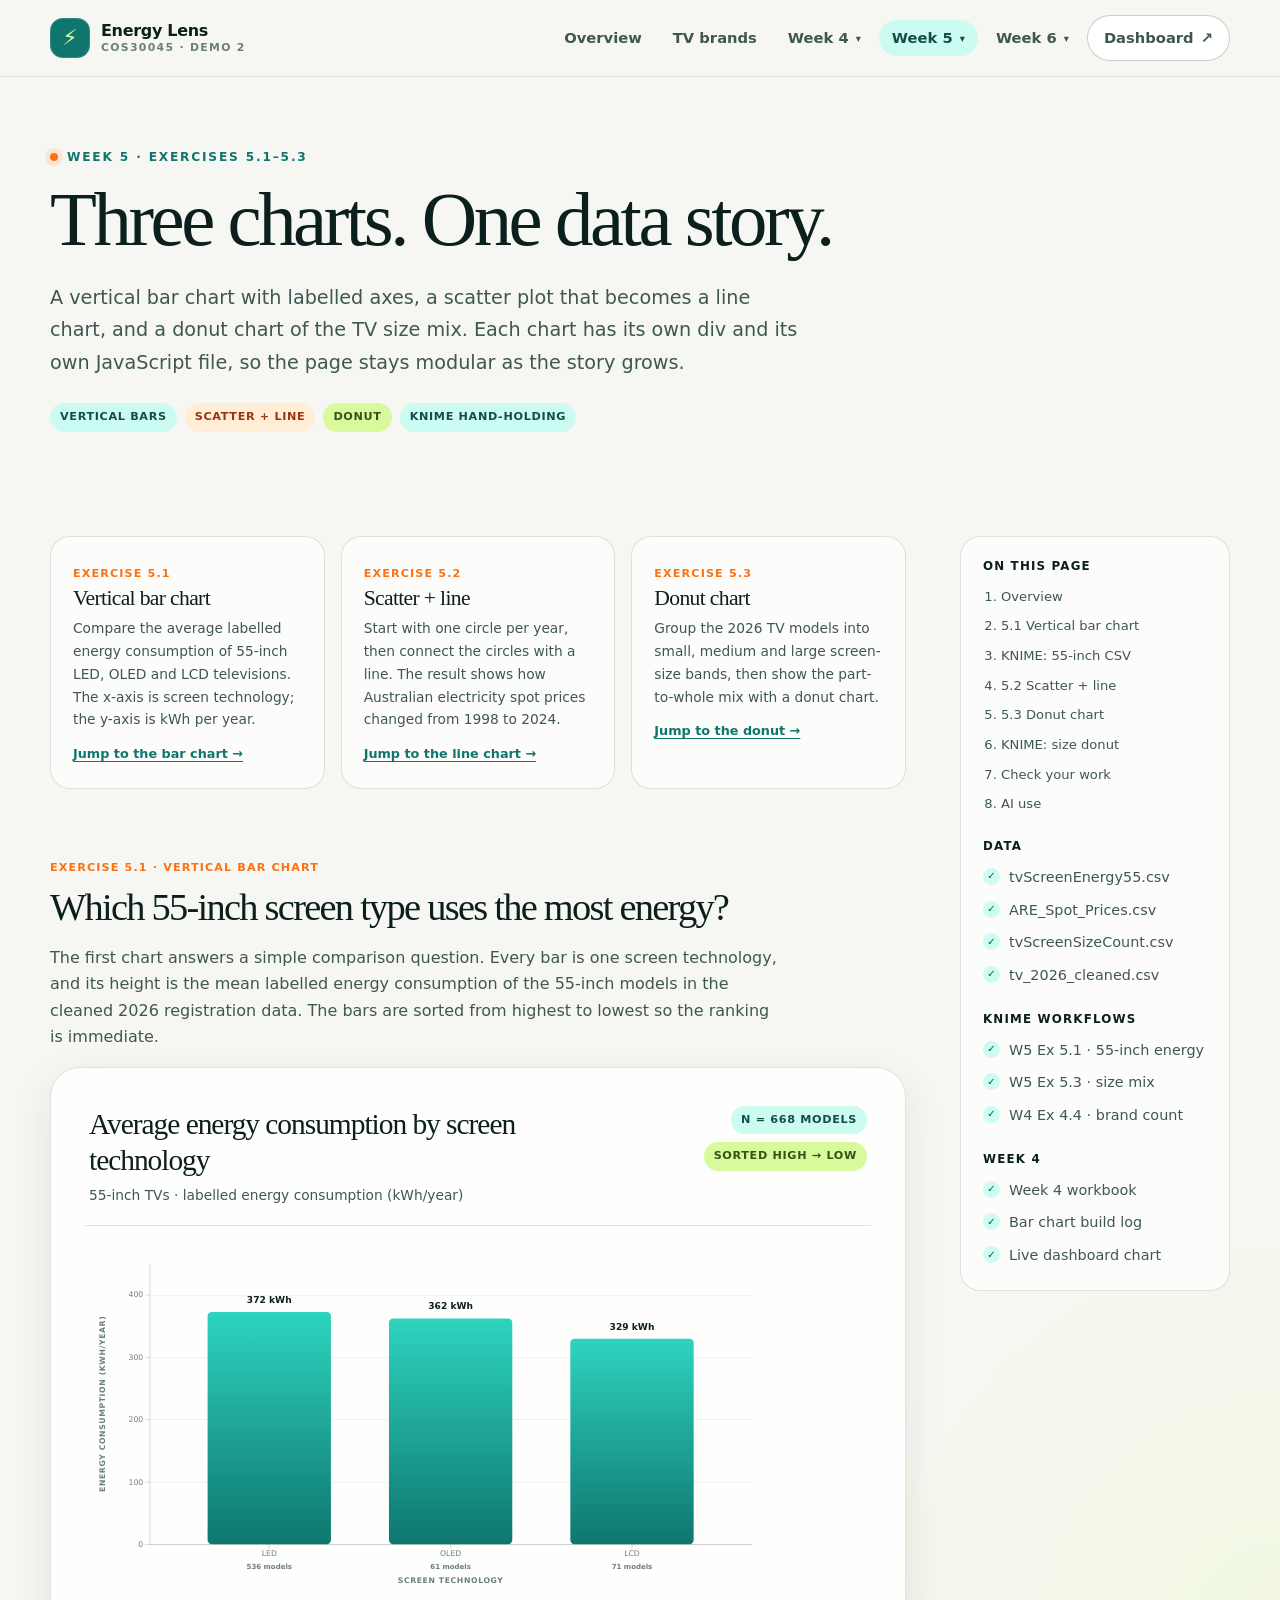
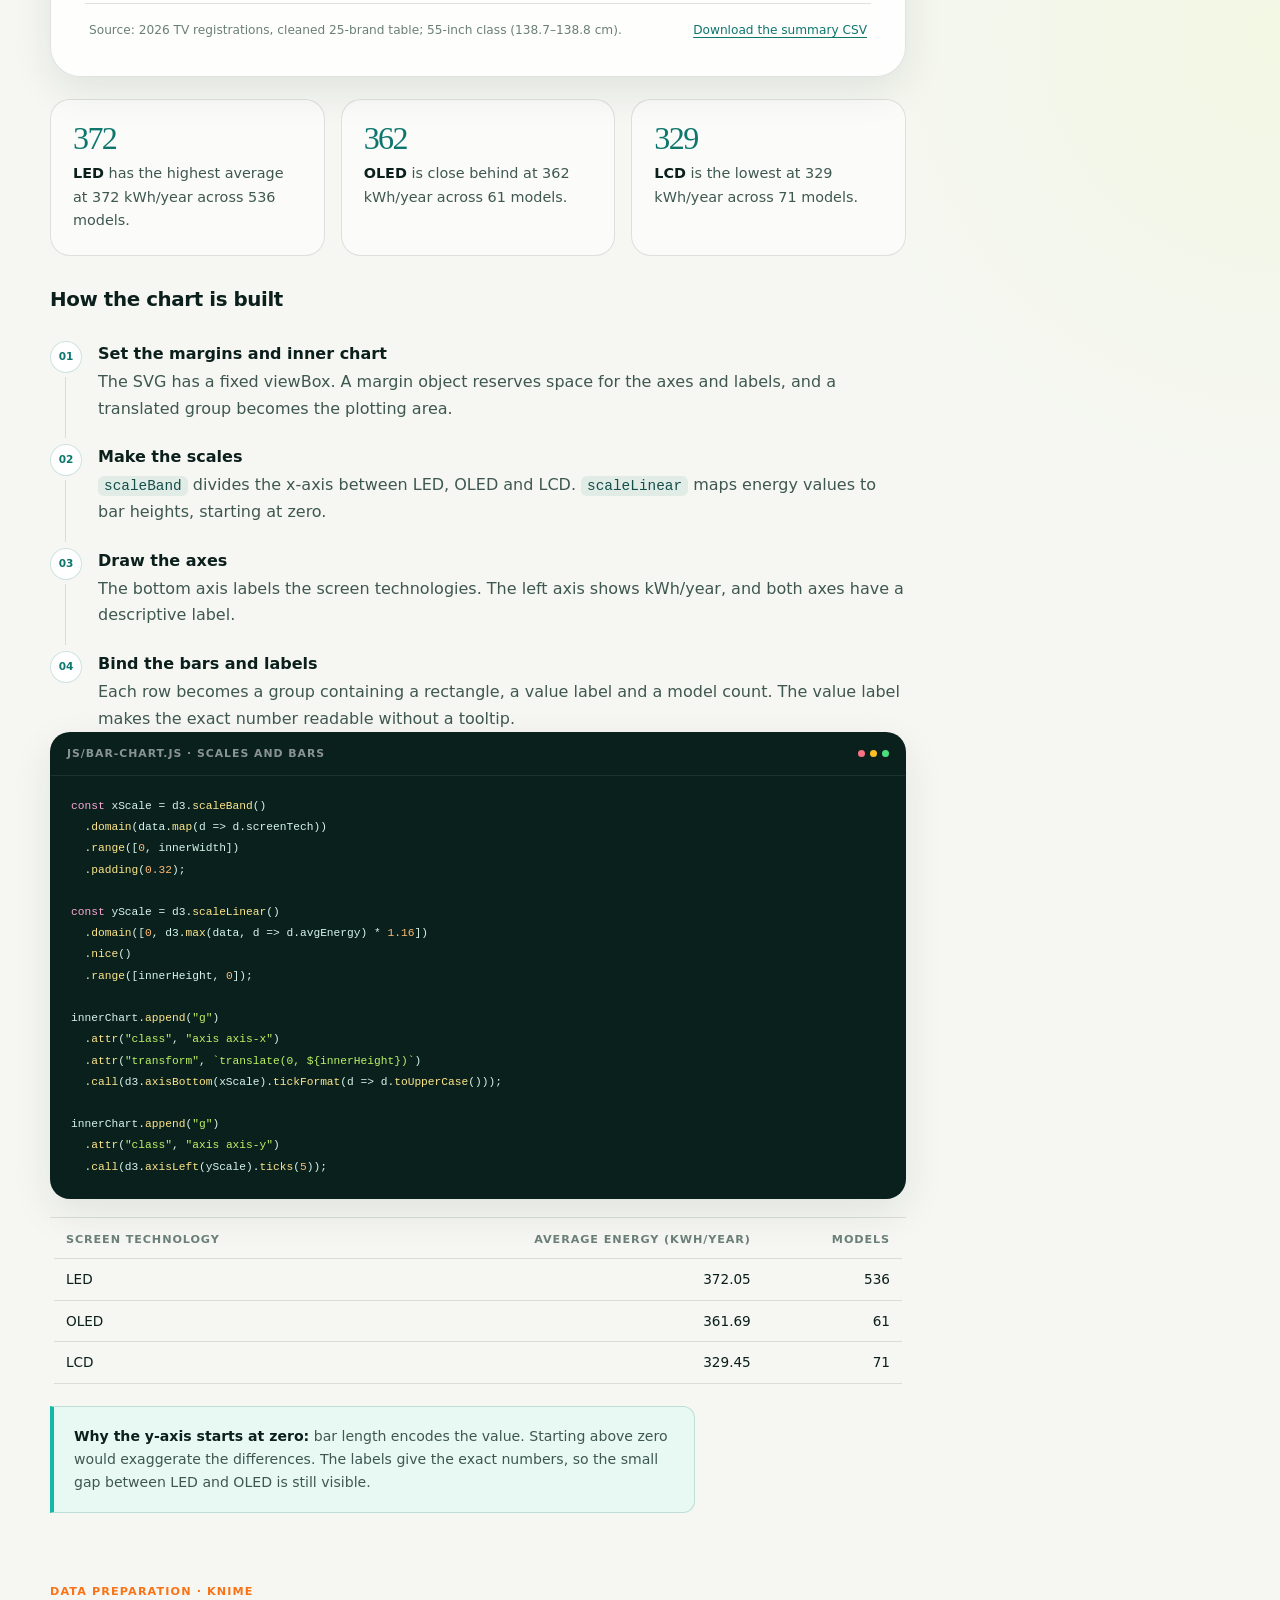
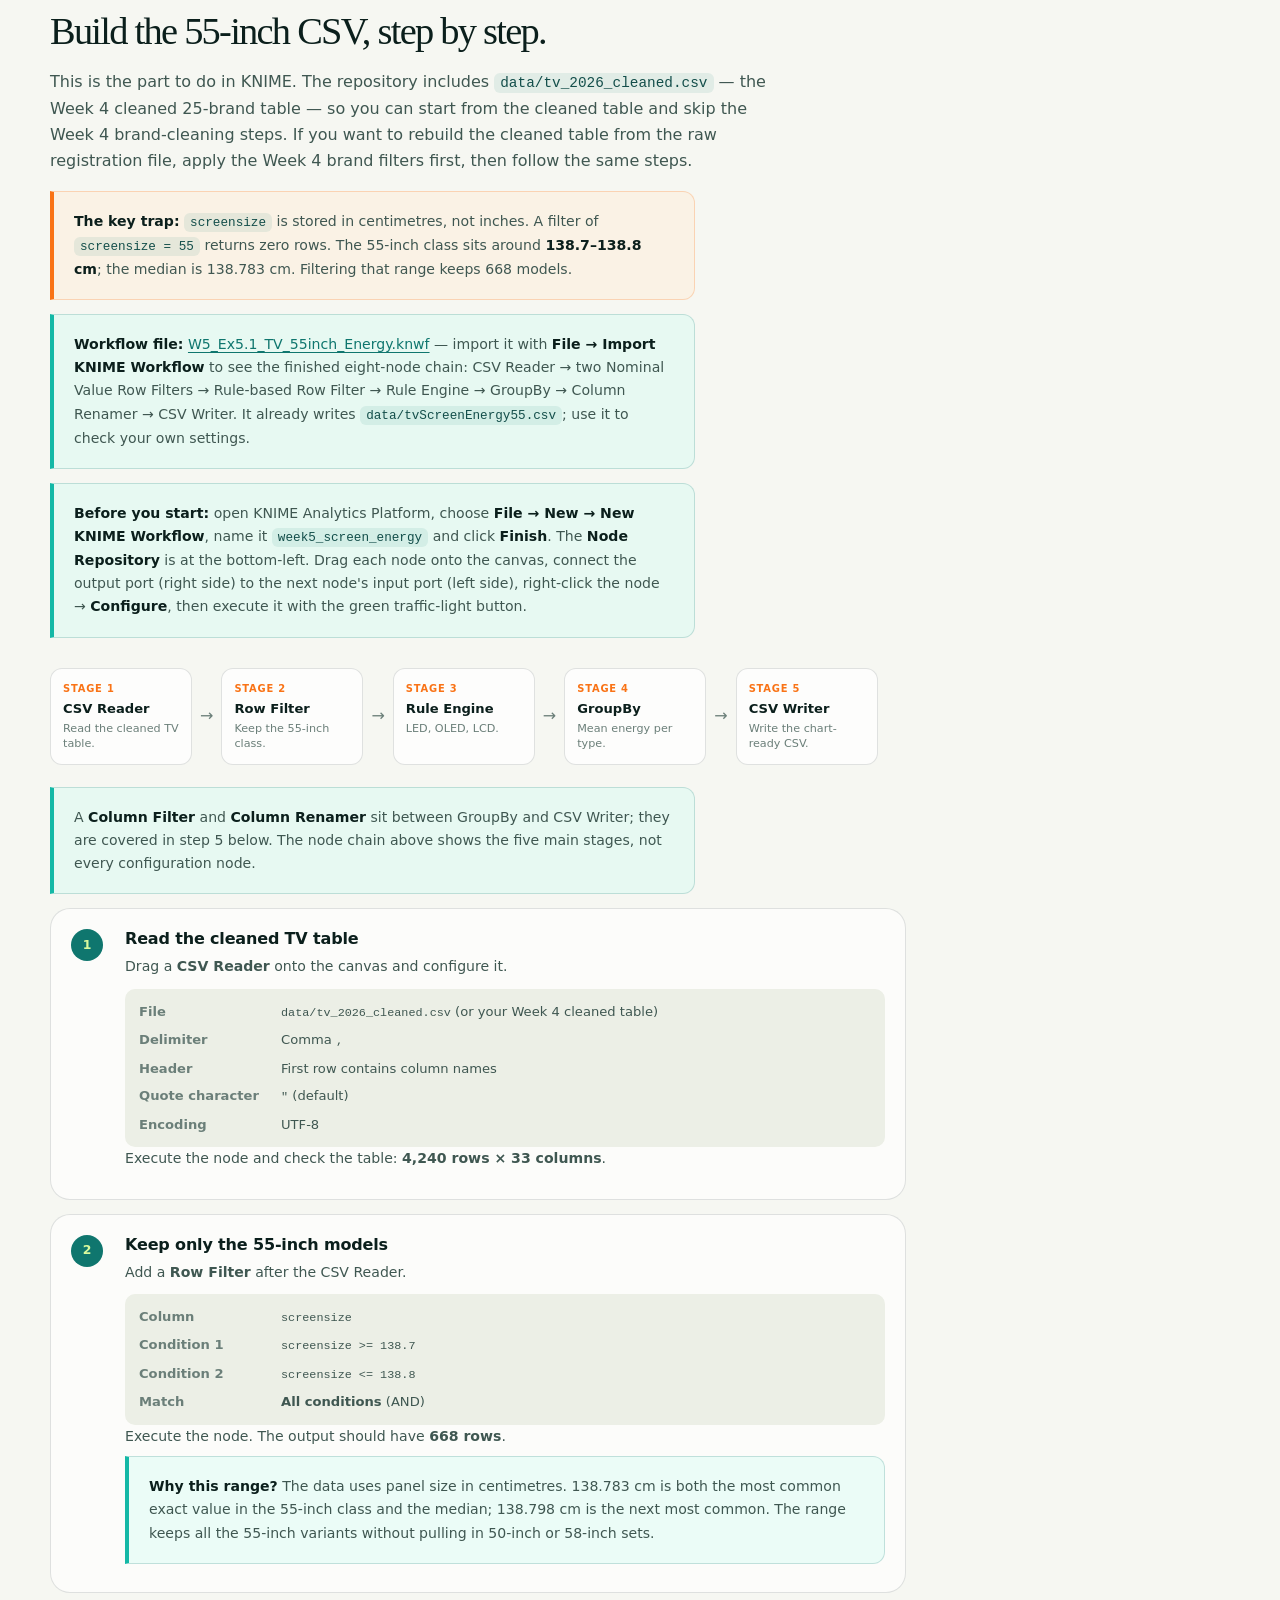
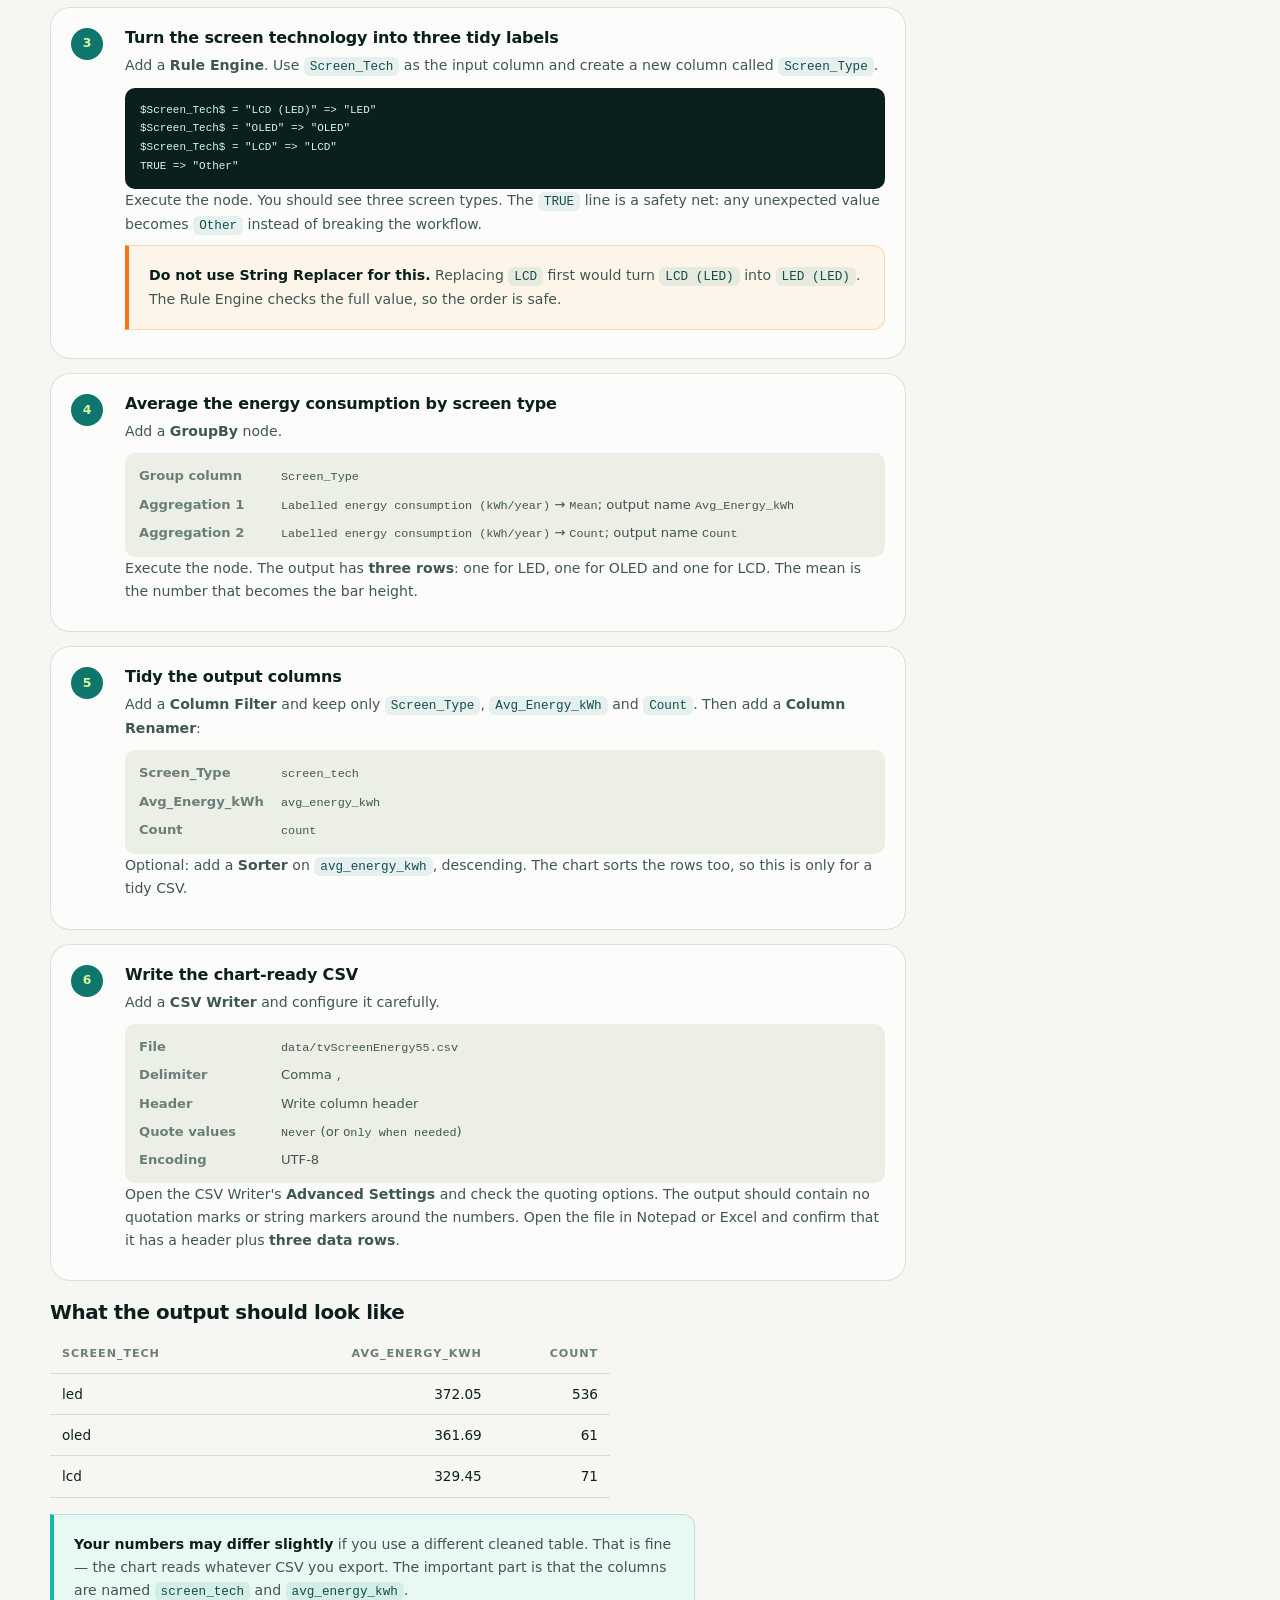
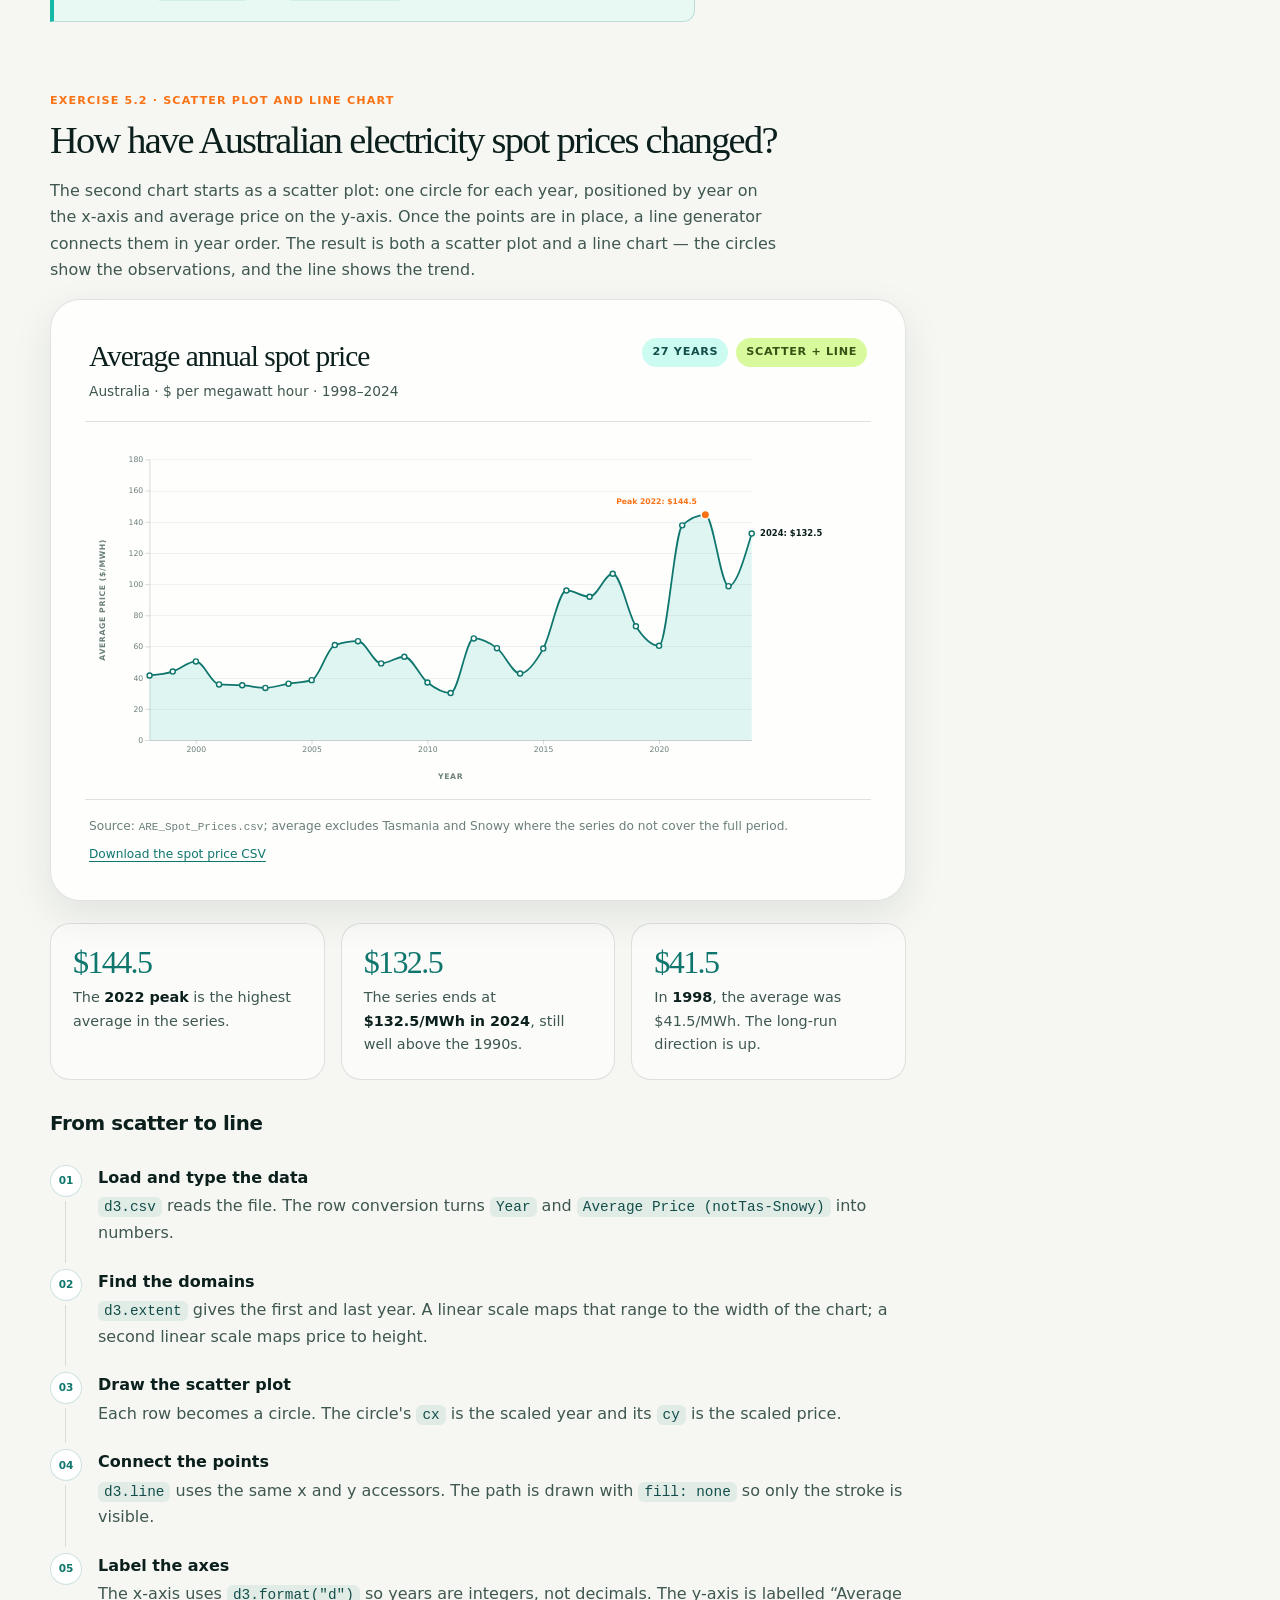
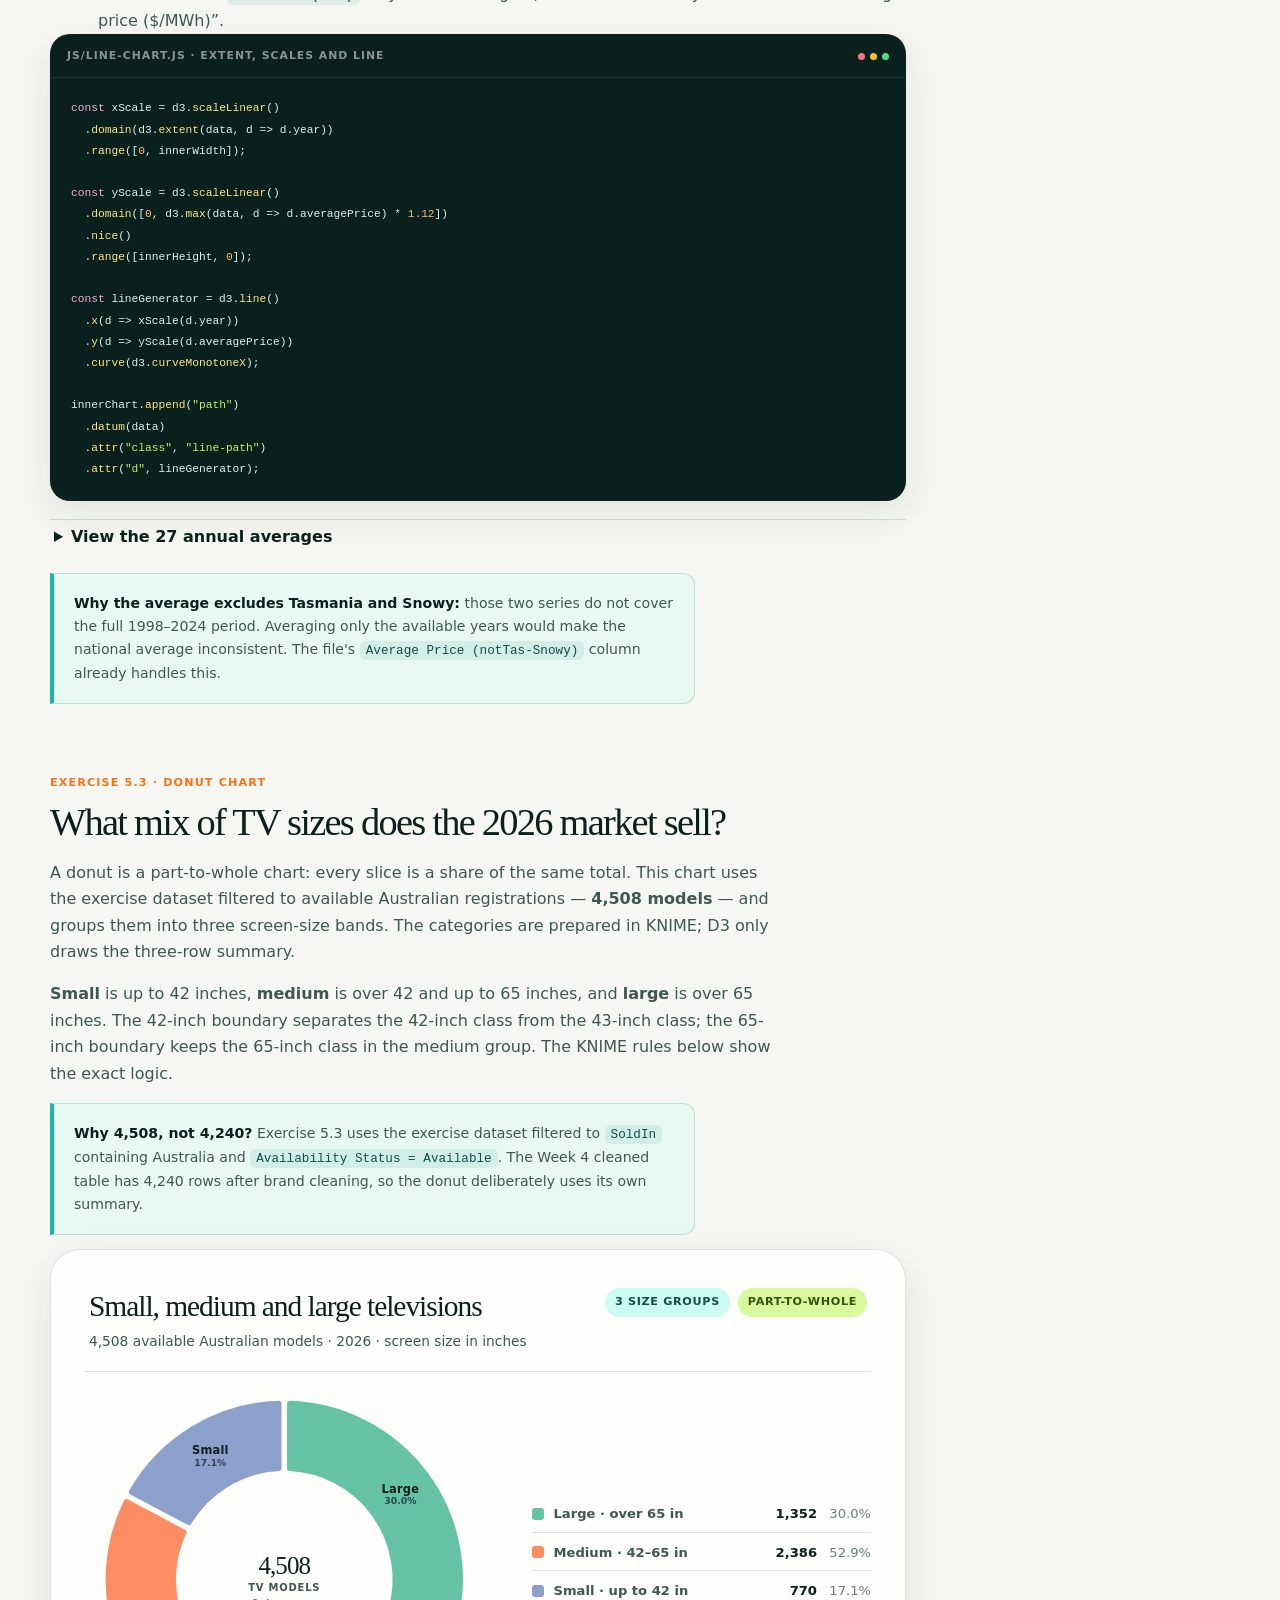
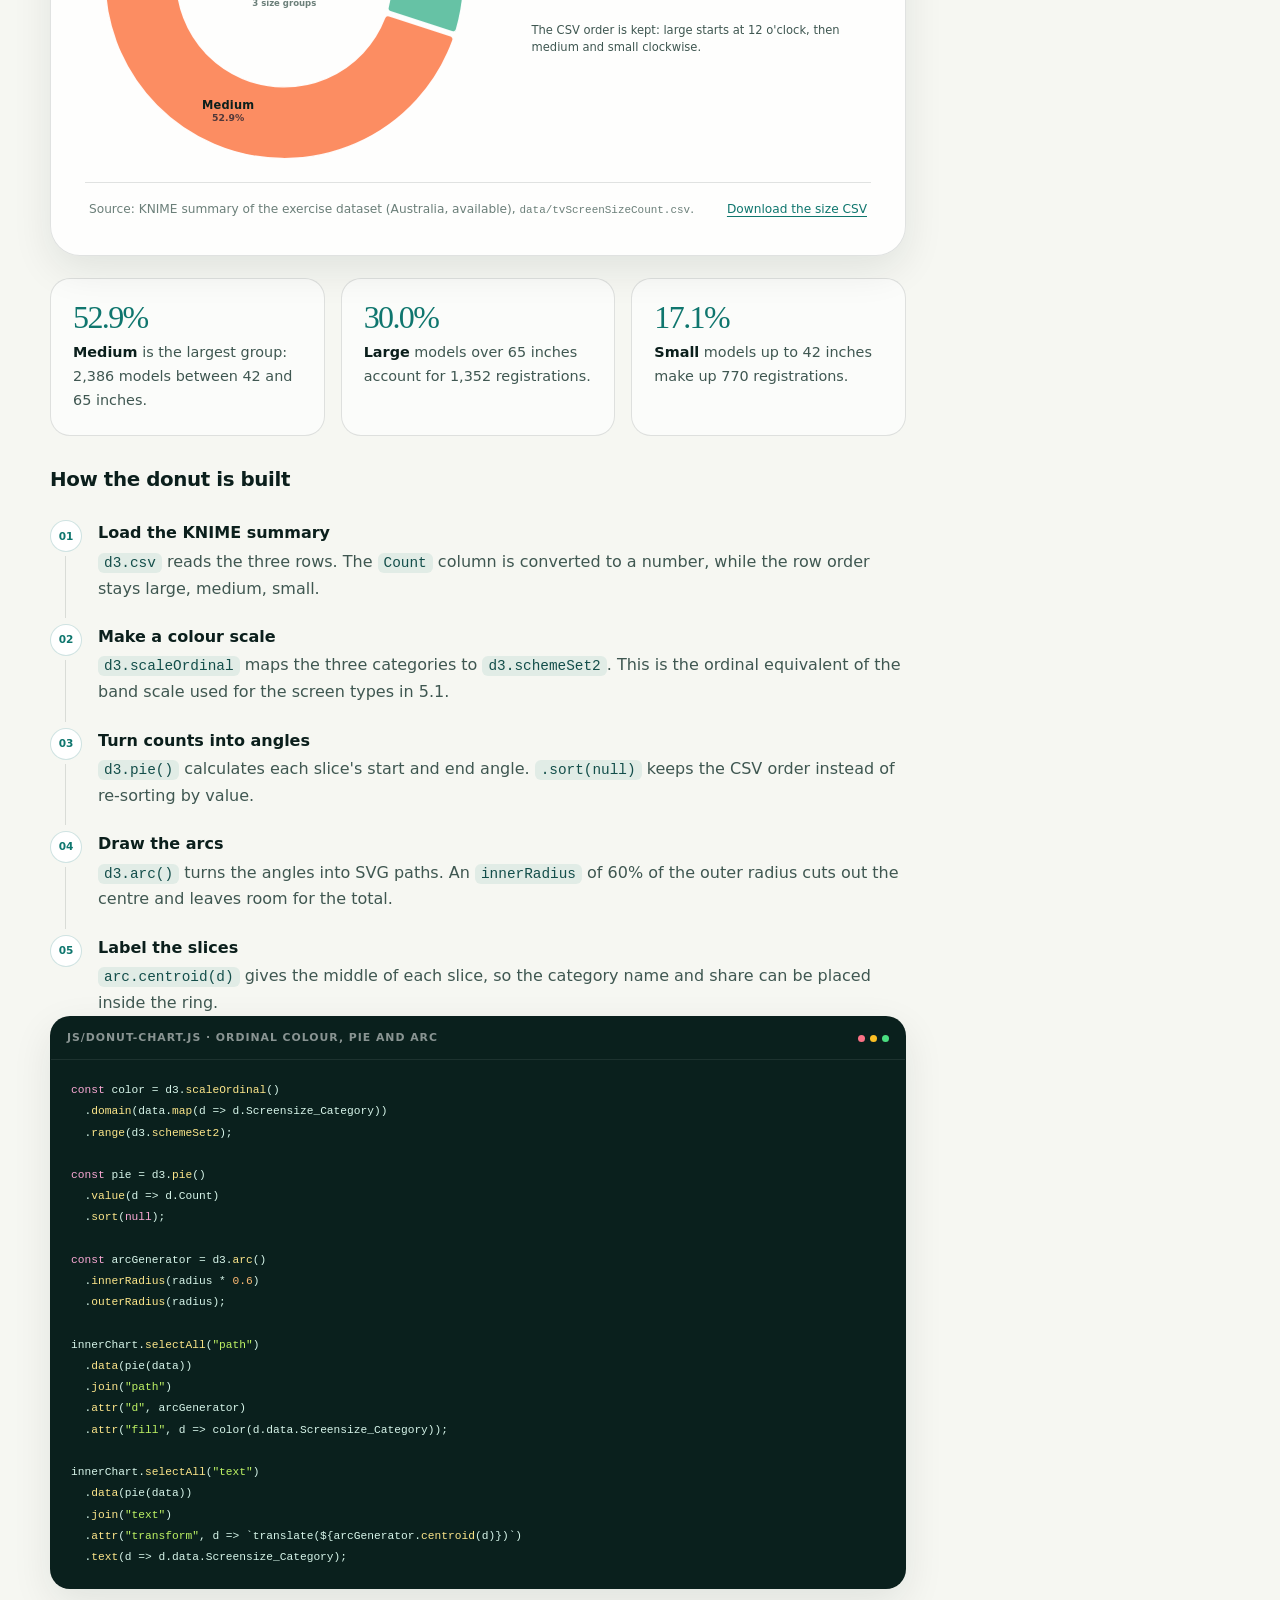
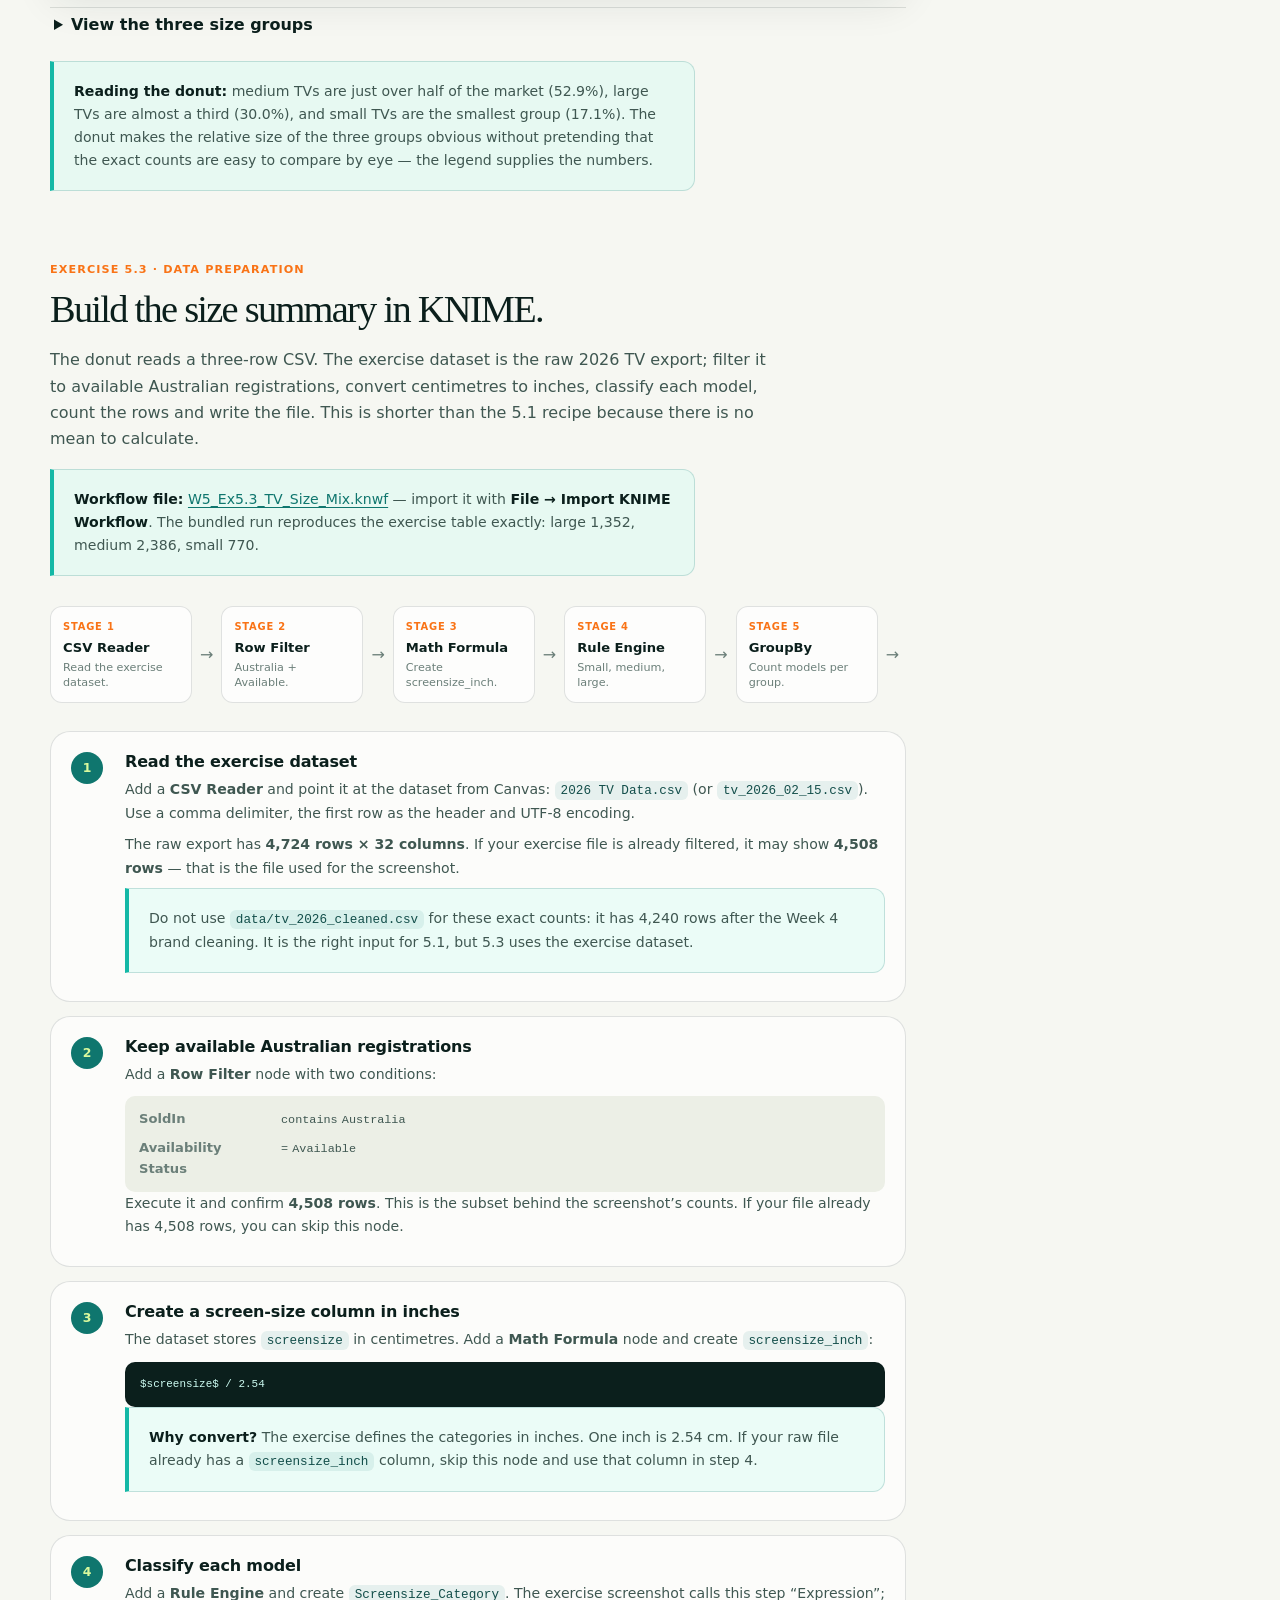
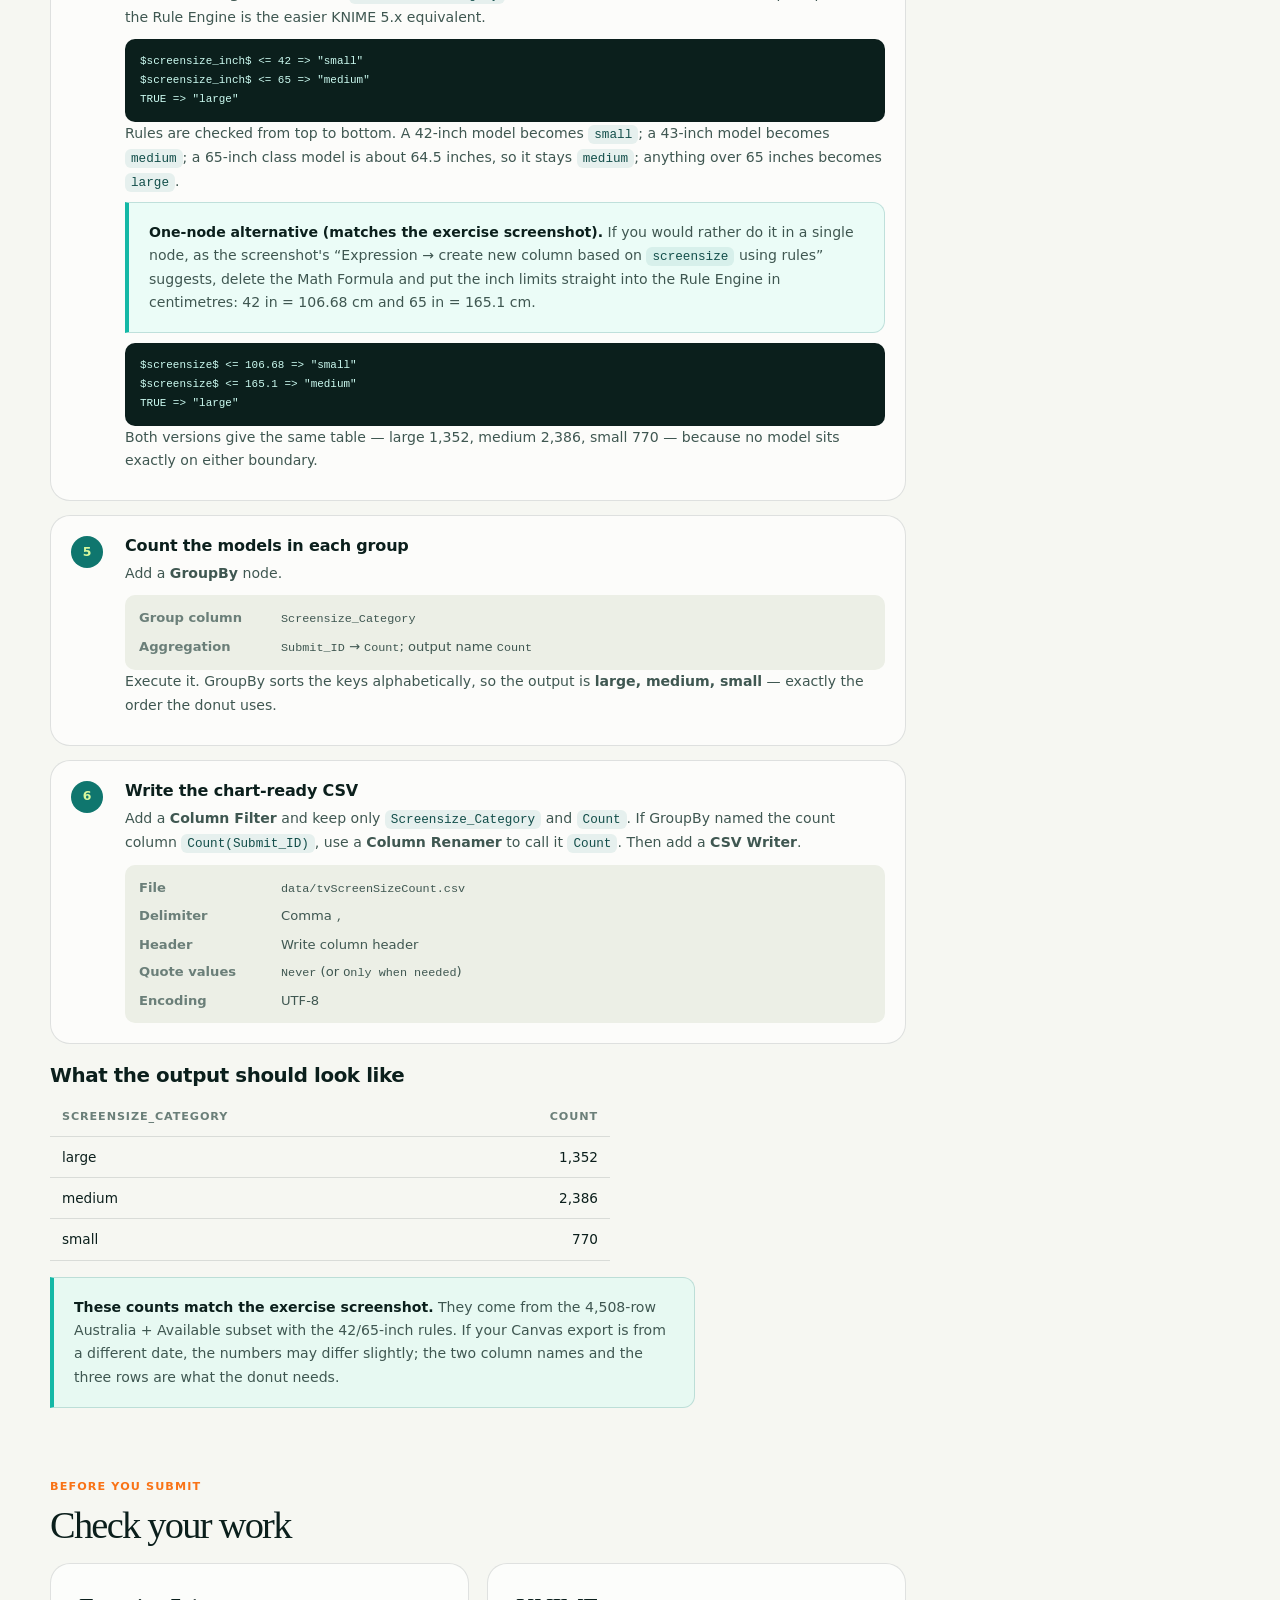
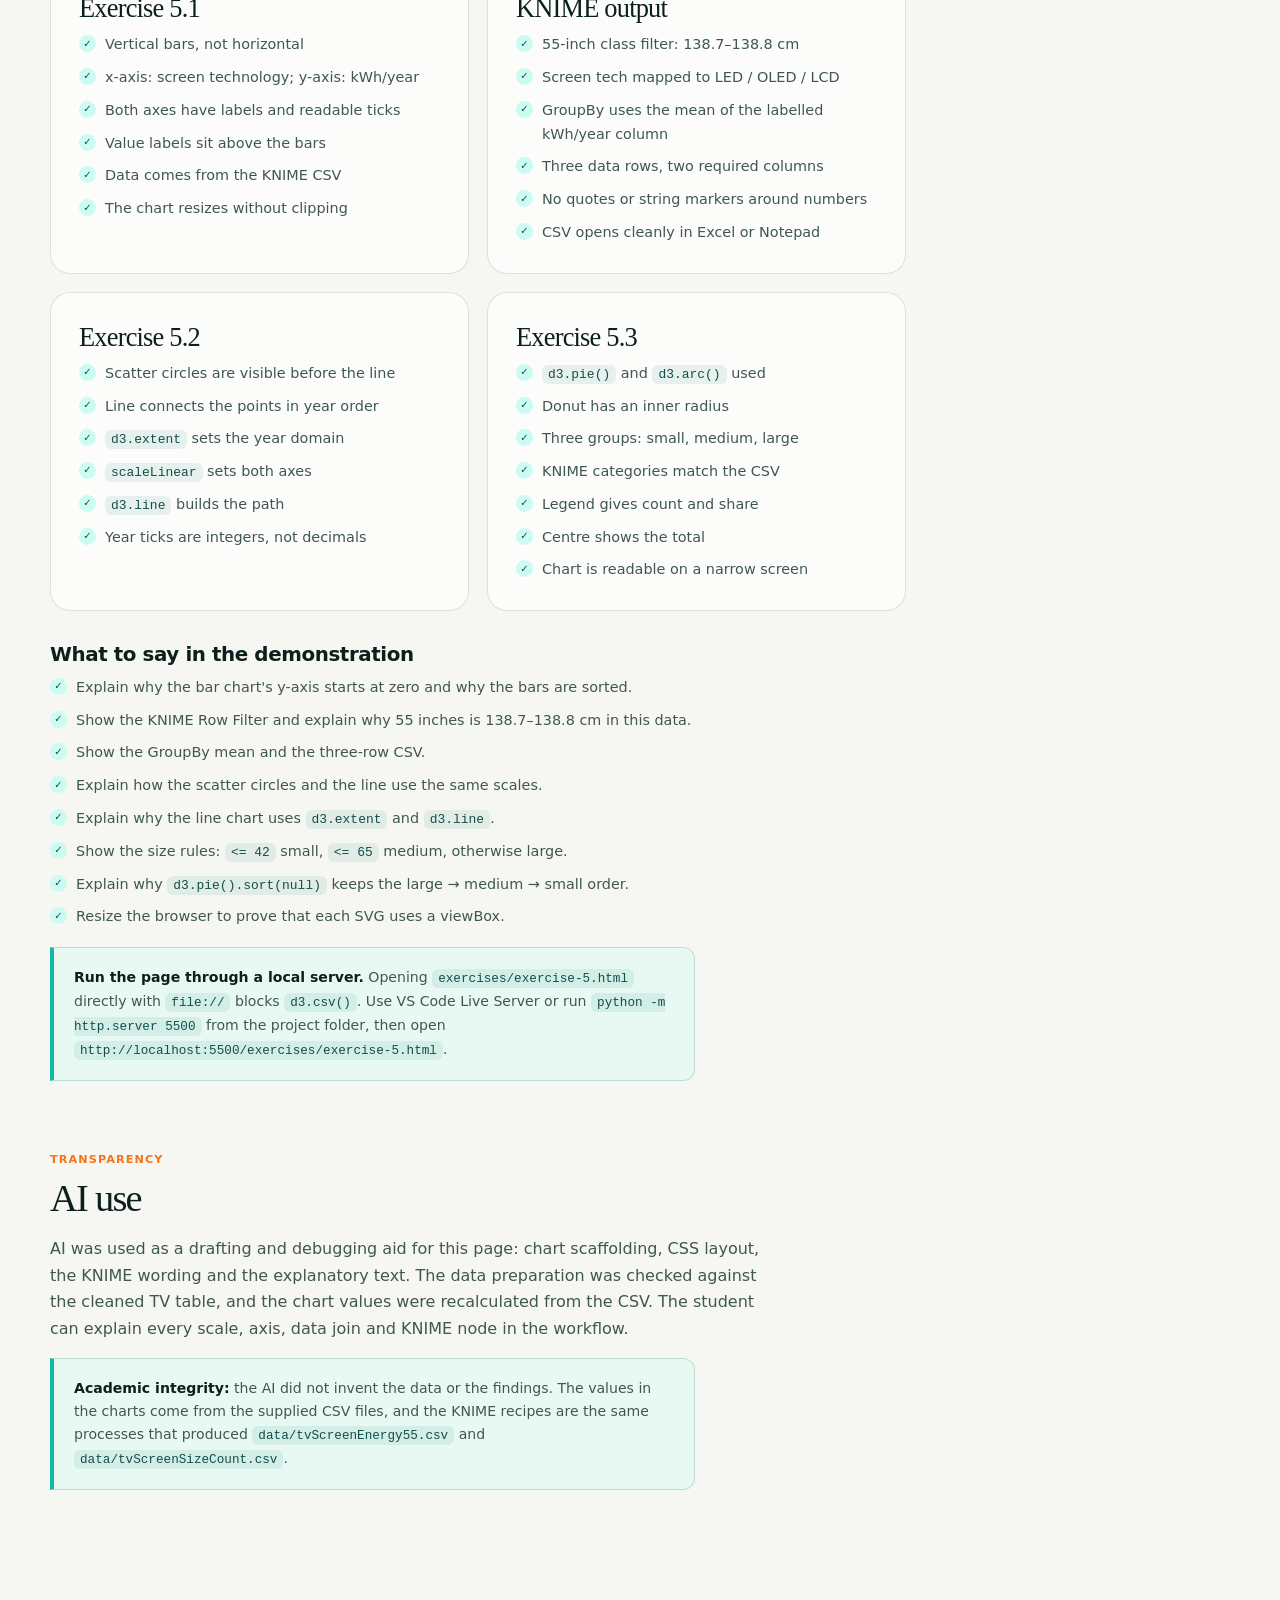
<file: exercises/exercise-5.html>
<!DOCTYPE html>
<html lang="en">
<head>
  <meta charset="UTF-8">
  <meta name="viewport" content="width=device-width, initial-scale=1.0">
  <meta name="description" content="Week 5 workbook for COS30045 Demo 2 — vertical bar chart, scatter and line chart, a size-mix donut chart, and step-by-step KNIME recipes for the 55-inch energy and TV-size summaries.">
  <title>Week 5 — Multi-chart page | Energy Lens</title>
  <link rel="stylesheet" href="../style.css">
  <link rel="icon" href="../assets/favicon.svg" type="image/svg+xml">
</head>
<body>
  <a class="skip-link" href="#main">Skip to content</a>

  <header class="site-header">
    <div class="container nav">
      <a class="brand" href="../index.html" aria-label="Energy Lens home">
        <span class="brand-mark" aria-hidden="true">⚡</span>
        <span>
          <span class="brand-name">Energy Lens</span>
          <span class="brand-sub">COS30045 · Demo 2</span>
        </span>
      </a>
      <nav class="nav-links" aria-label="Primary navigation">
        <a href="../index.html#overview">Overview</a>
        <a href="../index.html#brand-chart">TV brands</a>
        <details class="nav-group">
          <summary class="nav-group-label">Week 4</summary>
          <div class="nav-submenu">
            <a href="index.html">Week 4 workbook</a>
            <a href="exercise-4.1.html">4.1 Draw SVGs</a>
            <a href="exercise-4.2.html">4.2 D3 selections</a>
            <a href="exercise-4.3-4.7.html">4.3–4.7 Bar chart</a>
          </div>
        </details>
        <details class="nav-group">
          <summary class="nav-group-label is-current">Week 5</summary>
          <div class="nav-submenu">
            <a href="exercise-5.html" aria-current="page">Week 5 overview</a>
            <a href="exercise-5.html#bar">5.1 Vertical bars</a>
            <a href="exercise-5.html#line">5.2 Scatter + line</a>
            <a href="exercise-5.html#donut">5.3 Donut chart</a>
            <a href="exercise-5.html#knime">KNIME recipes</a>
          </div>
        </details>
        <details class="nav-group">
          <summary class="nav-group-label">Week 6</summary>
          <div class="nav-submenu">
            <a href="exercise-6.html">Week 6 overview</a>
            <a href="exercise-6.html#histogram-section">6.1 Histogram</a>
            <a href="exercise-6.html#histogram-section">6.2 Filters</a>
            <a href="exercise-6.html#scatter">6.3 Scatterplot</a>
            <a href="exercise-6.html#tooltip">6.4 Tooltip</a>
          </div>
        </details>
        <a class="nav-cta" href="../index.html">Dashboard <span aria-hidden="true">↗</span></a>
      </nav>
    </div>
  </header>

  <main id="main">
    <section class="exercise-hero">
      <div class="container">
        <p class="eyebrow"><span class="pulse-dot" aria-hidden="true"></span> Week 5 · Exercises 5.1–5.3</p>
        <h1>Three charts. One data story.</h1>
        <p class="lede">
          A vertical bar chart with labelled axes, a scatter plot that becomes a line chart, and a
          donut chart of the TV size mix. Each chart has its own div and its own JavaScript file, so
          the page stays modular as the story grows.
        </p>
        <div class="exercise-meta">
          <span class="tag">Vertical bars</span>
          <span class="tag tag--orange">Scatter + line</span>
          <span class="tag tag--lime">Donut</span>
          <span class="tag">KNIME hand-holding</span>
        </div>
      </div>
    </section>

    <section class="section-tight">
      <div class="container exercise-layout">
        <div class="exercise-content">
          <!-- ==================================================
               Overview
               ================================================== -->
          <section class="exercise-section" id="overview">
            <div class="week5-overview">
              <article class="overview-card">
                <span class="step-label">Exercise 5.1</span>
                <h2>Vertical bar chart</h2>
                <p>
                  Compare the average labelled energy consumption of 55-inch LED, OLED and LCD
                  televisions. The x-axis is screen technology; the y-axis is kWh per year.
                </p>
                <a href="#bar">Jump to the bar chart →</a>
              </article>
              <article class="overview-card">
                <span class="step-label">Exercise 5.2</span>
                <h2>Scatter + line</h2>
                <p>
                  Start with one circle per year, then connect the circles with a line. The result
                  shows how Australian electricity spot prices changed from 1998 to 2024.
                </p>
                <a href="#line">Jump to the line chart →</a>
              </article>
              <article class="overview-card">
                <span class="step-label">Exercise 5.3</span>
                <h2>Donut chart</h2>
                <p>
                  Group the 2026 TV models into small, medium and large screen-size bands, then
                  show the part-to-whole mix with a donut chart.
                </p>
                <a href="#donut">Jump to the donut →</a>
              </article>
            </div>
          </section>

          <!-- ==================================================
               Exercise 5.1
               ================================================== -->
          <section class="exercise-section" id="bar">
            <span class="step-label">Exercise 5.1 · vertical bar chart</span>
            <h2>Which 55-inch screen type uses the most energy?</h2>
            <p>
              The first chart answers a simple comparison question. Every bar is one screen
              technology, and its height is the mean labelled energy consumption of the 55-inch
              models in the cleaned 2026 registration data. The bars are sorted from highest to
              lowest so the ranking is immediate.
            </p>

            <figure class="chart-card">
              <div class="chart-header">
                <div>
                  <h3>Average energy consumption by screen technology</h3>
                  <p>55-inch TVs · labelled energy consumption (kWh/year)</p>
                </div>
                <div class="chart-actions">
                  <span class="tag">n = 668 models</span>
                  <span class="tag tag--lime">sorted high → low</span>
                </div>
              </div>
              <div id="bar-chart" class="responsive-svg-container" aria-live="polite"></div>
              <figcaption>
                <span>Source: 2026 TV registrations, cleaned 25-brand table; 55-inch class (138.7–138.8 cm).</span>
                <a href="../data/tvScreenEnergy55.csv" download>Download the summary CSV</a>
              </figcaption>
            </figure>

            <div class="insight-grid">
              <article class="insight-card">
                <span class="insight-number">372</span>
                <p><strong>LED</strong> has the highest average at 372 kWh/year across 536 models.</p>
              </article>
              <article class="insight-card">
                <span class="insight-number">362</span>
                <p><strong>OLED</strong> is close behind at 362 kWh/year across 61 models.</p>
              </article>
              <article class="insight-card">
                <span class="insight-number">329</span>
                <p><strong>LCD</strong> is the lowest at 329 kWh/year across 71 models.</p>
              </article>
            </div>

            <h3>How the chart is built</h3>
            <ol class="process-list">
              <li>
                <strong>Set the margins and inner chart</strong>
                The SVG has a fixed viewBox. A margin object reserves space for the axes and
                labels, and a translated group becomes the plotting area.
              </li>
              <li>
                <strong>Make the scales</strong>
                <code>scaleBand</code> divides the x-axis between LED, OLED and LCD.
                <code>scaleLinear</code> maps energy values to bar heights, starting at zero.
              </li>
              <li>
                <strong>Draw the axes</strong>
                The bottom axis labels the screen technologies. The left axis shows kWh/year, and
                both axes have a descriptive label.
              </li>
              <li>
                <strong>Bind the bars and labels</strong>
                Each row becomes a group containing a rectangle, a value label and a model count.
                The value label makes the exact number readable without a tooltip.
              </li>
            </ol>

            <div class="code-card">
              <div class="code-card-top">
                <span>js/bar-chart.js · scales and bars</span>
                <span class="code-dots" aria-hidden="true"><i></i><i></i><i></i></span>
              </div>
              <pre><code><span class="code-keyword">const</span> xScale = d3.<span class="code-function">scaleBand</span>()
  .<span class="code-function">domain</span>(data.<span class="code-function">map</span>(d =&gt; d.screenTech))
  .<span class="code-function">range</span>([<span class="code-number">0</span>, innerWidth])
  .<span class="code-function">padding</span>(<span class="code-number">0.32</span>);

<span class="code-keyword">const</span> yScale = d3.<span class="code-function">scaleLinear</span>()
  .<span class="code-function">domain</span>([<span class="code-number">0</span>, d3.<span class="code-function">max</span>(data, d =&gt; d.avgEnergy) * <span class="code-number">1.16</span>])
  .<span class="code-function">nice</span>()
  .<span class="code-function">range</span>([innerHeight, <span class="code-number">0</span>]);

innerChart.<span class="code-function">append</span>(<span class="code-string">"g"</span>)
  .<span class="code-function">attr</span>(<span class="code-string">"class"</span>, <span class="code-string">"axis axis-x"</span>)
  .<span class="code-function">attr</span>(<span class="code-string">"transform"</span>, <span class="code-string">`translate(0, ${innerHeight})`</span>)
  .<span class="code-function">call</span>(d3.<span class="code-function">axisBottom</span>(xScale).<span class="code-function">tickFormat</span>(d =&gt; d.<span class="code-function">toUpperCase</span>()));

innerChart.<span class="code-function">append</span>(<span class="code-string">"g"</span>)
  .<span class="code-function">attr</span>(<span class="code-string">"class"</span>, <span class="code-string">"axis axis-y"</span>)
  .<span class="code-function">call</span>(d3.<span class="code-function">axisLeft</span>(yScale).<span class="code-function">ticks</span>(<span class="code-number">5</span>));</code></pre>
            </div>

            <div class="data-table-wrap">
              <div class="table-scroll">
                <table class="data-table">
                  <caption class="sr-only">Average 55-inch television energy consumption by screen technology</caption>
                  <thead>
                    <tr>
                      <th scope="col">Screen technology</th>
                      <th scope="col">Average energy (kWh/year)</th>
                      <th scope="col">Models</th>
                    </tr>
                  </thead>
                  <tbody>
                    <tr><td>LED</td><td>372.05</td><td>536</td></tr>
                    <tr><td>OLED</td><td>361.69</td><td>61</td></tr>
                    <tr><td>LCD</td><td>329.45</td><td>71</td></tr>
                  </tbody>
                </table>
              </div>
            </div>

            <p class="note note--spaced">
              <strong>Why the y-axis starts at zero:</strong> bar length encodes the value. Starting
              above zero would exaggerate the differences. The labels give the exact numbers, so
              the small gap between LED and OLED is still visible.
            </p>
          </section>

          <!-- ==================================================
               KNIME recipe
               ================================================== -->
          <section class="exercise-section" id="knime">
            <span class="step-label">Data preparation · KNIME</span>
            <h2>Build the 55-inch CSV, step by step.</h2>
            <p>
              This is the part to do in KNIME. The repository includes
              <code>data/tv_2026_cleaned.csv</code> — the Week 4 cleaned 25-brand table — so you can
              start from the cleaned table and skip the Week 4 brand-cleaning steps. If you want to
              rebuild the cleaned table from the raw registration file, apply the Week 4 brand
              filters first, then follow the same steps.
            </p>

            <p class="note note--orange">
              <strong>The key trap:</strong> <code>screensize</code> is stored in centimetres, not
              inches. A filter of <code>screensize = 55</code> returns zero rows. The 55-inch class
              sits around <strong>138.7–138.8 cm</strong>; the median is 138.783 cm. Filtering that
              range keeps 668 models.
            </p>

            <p class="note">
              <strong>Workflow file:</strong>
              <a href="../knime/W5_Ex5.1_TV_55inch_Energy.knwf" download>W5_Ex5.1_TV_55inch_Energy.knwf</a>
              — import it with <strong>File → Import KNIME Workflow</strong> to see the finished
              eight-node chain: CSV Reader → two Nominal Value Row Filters → Rule-based Row Filter →
              Rule Engine → GroupBy → Column Renamer → CSV Writer. It already writes
              <code>data/tvScreenEnergy55.csv</code>; use it to check your own settings.
            </p>

            <p class="note">
              <strong>Before you start:</strong> open KNIME Analytics Platform, choose
              <strong>File → New → New KNIME Workflow</strong>, name it
              <code>week5_screen_energy</code> and click <strong>Finish</strong>. The
              <strong>Node Repository</strong> is at the bottom-left. Drag each node onto the canvas,
              connect the output port (right side) to the next node's input port (left side),
              right-click the node → <strong>Configure</strong>, then execute it with the green
              traffic-light button.
            </p>

            <div class="knime-flow">
              <div class="knime-node">
                <span class="knime-node-step">Stage 1</span>
                <strong>CSV Reader</strong>
                <small>Read the cleaned TV table.</small>
              </div>
              <span class="knime-arrow" aria-hidden="true">→</span>
              <div class="knime-node">
                <span class="knime-node-step">Stage 2</span>
                <strong>Row Filter</strong>
                <small>Keep the 55-inch class.</small>
              </div>
              <span class="knime-arrow" aria-hidden="true">→</span>
              <div class="knime-node">
                <span class="knime-node-step">Stage 3</span>
                <strong>Rule Engine</strong>
                <small>LED, OLED, LCD.</small>
              </div>
              <span class="knime-arrow" aria-hidden="true">→</span>
              <div class="knime-node">
                <span class="knime-node-step">Stage 4</span>
                <strong>GroupBy</strong>
                <small>Mean energy per type.</small>
              </div>
              <span class="knime-arrow" aria-hidden="true">→</span>
              <div class="knime-node">
                <span class="knime-node-step">Stage 5</span>
                <strong>CSV Writer</strong>
                <small>Write the chart-ready CSV.</small>
              </div>
            </div>

            <p class="note note--tight">
              A <strong>Column Filter</strong> and <strong>Column Renamer</strong> sit between
              GroupBy and CSV Writer; they are covered in step 5 below. The node chain above shows
              the five main stages, not every configuration node.
            </p>
            <div class="knime-step">
              <span class="knime-step-number">1</span>
              <div>
                <h3>Read the cleaned TV table</h3>
                <p>Drag a <strong>CSV Reader</strong> onto the canvas and configure it.</p>
                <dl class="knime-settings">
                  <div><dt>File</dt><dd><code>data/tv_2026_cleaned.csv</code> (or your Week 4 cleaned table)</dd></div>
                  <div><dt>Delimiter</dt><dd>Comma <code>,</code></dd></div>
                  <div><dt>Header</dt><dd>First row contains column names</dd></div>
                  <div><dt>Quote character</dt><dd><code>"</code> (default)</dd></div>
                  <div><dt>Encoding</dt><dd>UTF-8</dd></div>
                </dl>
                <p>Execute the node and check the table: <strong>4,240 rows × 33 columns</strong>.</p>
              </div>
            </div>

            <div class="knime-step">
              <span class="knime-step-number">2</span>
              <div>
                <h3>Keep only the 55-inch models</h3>
                <p>Add a <strong>Row Filter</strong> after the CSV Reader.</p>
                <dl class="knime-settings">
                  <div><dt>Column</dt><dd><code>screensize</code></dd></div>
                  <div><dt>Condition 1</dt><dd><code>screensize &gt;= 138.7</code></dd></div>
                  <div><dt>Condition 2</dt><dd><code>screensize &lt;= 138.8</code></dd></div>
                  <div><dt>Match</dt><dd><strong>All conditions</strong> (AND)</dd></div>
                </dl>
                <p>Execute the node. The output should have <strong>668 rows</strong>.</p>
                <p class="note">
                  <strong>Why this range?</strong> The data uses panel size in centimetres. 138.783 cm
                  is both the most common exact value in the 55-inch class and the median; 138.798 cm
                  is the next most common. The range keeps all the 55-inch variants without pulling
                  in 50-inch or 58-inch sets.
                </p>
              </div>
            </div>

            <div class="knime-step">
              <span class="knime-step-number">3</span>
              <div>
                <h3>Turn the screen technology into three tidy labels</h3>
                <p>
                  Add a <strong>Rule Engine</strong>. Use <code>Screen_Tech</code> as the input column
                  and create a new column called <code>Screen_Type</code>.
                </p>
                <pre class="knime-rules"><code>$Screen_Tech$ = "LCD (LED)" =&gt; "LED"
$Screen_Tech$ = "OLED" =&gt; "OLED"
$Screen_Tech$ = "LCD" =&gt; "LCD"
TRUE =&gt; "Other"</code></pre>
                <p>
                  Execute the node. You should see three screen types. The <code>TRUE</code> line is a
                  safety net: any unexpected value becomes <code>Other</code> instead of breaking the
                  workflow.
                </p>
                <p class="note note--orange">
                  <strong>Do not use String Replacer for this.</strong> Replacing <code>LCD</code>
                  first would turn <code>LCD (LED)</code> into <code>LED (LED)</code>. The Rule Engine
                  checks the full value, so the order is safe.
                </p>
              </div>
            </div>

            <div class="knime-step">
              <span class="knime-step-number">4</span>
              <div>
                <h3>Average the energy consumption by screen type</h3>
                <p>Add a <strong>GroupBy</strong> node.</p>
                <dl class="knime-settings">
                  <div><dt>Group column</dt><dd><code>Screen_Type</code></dd></div>
                  <div><dt>Aggregation 1</dt><dd><code>Labelled energy consumption (kWh/year)</code> → <code>Mean</code>; output name <code>Avg_Energy_kWh</code></dd></div>
                  <div><dt>Aggregation 2</dt><dd><code>Labelled energy consumption (kWh/year)</code> → <code>Count</code>; output name <code>Count</code></dd></div>
                </dl>
                <p>
                  Execute the node. The output has <strong>three rows</strong>: one for LED, one for
                  OLED and one for LCD. The mean is the number that becomes the bar height.
                </p>
              </div>
            </div>

            <div class="knime-step">
              <span class="knime-step-number">5</span>
              <div>
                <h3>Tidy the output columns</h3>
                <p>
                  Add a <strong>Column Filter</strong> and keep only
                  <code>Screen_Type</code>, <code>Avg_Energy_kWh</code> and <code>Count</code>.
                  Then add a <strong>Column Renamer</strong>:
                </p>
                <dl class="knime-settings">
                  <div><dt>Screen_Type</dt><dd><code>screen_tech</code></dd></div>
                  <div><dt>Avg_Energy_kWh</dt><dd><code>avg_energy_kwh</code></dd></div>
                  <div><dt>Count</dt><dd><code>count</code></dd></div>
                </dl>
                <p>
                  Optional: add a <strong>Sorter</strong> on <code>avg_energy_kwh</code>, descending.
                  The chart sorts the rows too, so this is only for a tidy CSV.
                </p>
              </div>
            </div>

            <div class="knime-step">
              <span class="knime-step-number">6</span>
              <div>
                <h3>Write the chart-ready CSV</h3>
                <p>Add a <strong>CSV Writer</strong> and configure it carefully.</p>
                <dl class="knime-settings">
                  <div><dt>File</dt><dd><code>data/tvScreenEnergy55.csv</code></dd></div>
                  <div><dt>Delimiter</dt><dd>Comma <code>,</code></dd></div>
                  <div><dt>Header</dt><dd>Write column header</dd></div>
                  <div><dt>Quote values</dt><dd><code>Never</code> (or <code>Only when needed</code>)</dd></div>
                  <div><dt>Encoding</dt><dd>UTF-8</dd></div>
                </dl>
                <p>
                  Open the CSV Writer's <strong>Advanced Settings</strong> and check the quoting
                  options. The output should contain no quotation marks or string markers around the
                  numbers. Open the file in Notepad or Excel and confirm that it has a header plus
                  <strong>three data rows</strong>.
                </p>
              </div>
            </div>

            <div class="knime-output">
              <h3>What the output should look like</h3>
              <div class="table-scroll">
                <table class="data-table">
                  <caption class="sr-only">Expected KNIME output for the 55-inch screen energy summary</caption>
                  <thead>
                    <tr>
                      <th scope="col">screen_tech</th>
                      <th scope="col">avg_energy_kwh</th>
                      <th scope="col">count</th>
                    </tr>
                  </thead>
                  <tbody>
                    <tr><td>led</td><td>372.05</td><td>536</td></tr>
                    <tr><td>oled</td><td>361.69</td><td>61</td></tr>
                    <tr><td>lcd</td><td>329.45</td><td>71</td></tr>
                  </tbody>
                </table>
              </div>
              <p class="note note--medium">
                <strong>Your numbers may differ slightly</strong> if you use a different cleaned
                table. That is fine — the chart reads whatever CSV you export. The important part is
                that the columns are named <code>screen_tech</code> and <code>avg_energy_kwh</code>.
              </p>
            </div>
          </section>

          <!-- ==================================================
               Exercise 5.2
               ================================================== -->
          <section class="exercise-section" id="line">
            <span class="step-label">Exercise 5.2 · scatter plot and line chart</span>
            <h2>How have Australian electricity spot prices changed?</h2>
            <p>
              The second chart starts as a scatter plot: one circle for each year, positioned by
              year on the x-axis and average price on the y-axis. Once the points are in place, a
              line generator connects them in year order. The result is both a scatter plot and a
              line chart — the circles show the observations, and the line shows the trend.
            </p>

            <figure class="chart-card">
              <div class="chart-header">
                <div>
                  <h3>Average annual spot price</h3>
                  <p>Australia · $ per megawatt hour · 1998–2024</p>
                </div>
                <div class="chart-actions">
                  <span class="tag">27 years</span>
                  <span class="tag tag--lime">scatter + line</span>
                </div>
              </div>
              <div id="line-chart" class="responsive-svg-container" aria-live="polite"></div>
              <figcaption>
                <span>Source: <code>ARE_Spot_Prices.csv</code>; average excludes Tasmania and Snowy where the series do not cover the full period.</span>
                <a href="../data/ARE_Spot_Prices.csv" download>Download the spot price CSV</a>
              </figcaption>
            </figure>

            <div class="insight-grid">
              <article class="insight-card">
                <span class="insight-number">$144.5</span>
                <p>The <strong>2022 peak</strong> is the highest average in the series.</p>
              </article>
              <article class="insight-card">
                <span class="insight-number">$132.5</span>
                <p>The series ends at <strong>$132.5/MWh in 2024</strong>, still well above the 1990s.</p>
              </article>
              <article class="insight-card">
                <span class="insight-number">$41.5</span>
                <p>In <strong>1998</strong>, the average was $41.5/MWh. The long-run direction is up.</p>
              </article>
            </div>

            <h3>From scatter to line</h3>
            <ol class="process-list">
              <li>
                <strong>Load and type the data</strong>
                <code>d3.csv</code> reads the file. The row conversion turns <code>Year</code> and
                <code>Average Price (notTas-Snowy)</code> into numbers.
              </li>
              <li>
                <strong>Find the domains</strong>
                <code>d3.extent</code> gives the first and last year. A linear scale maps that range
                to the width of the chart; a second linear scale maps price to height.
              </li>
              <li>
                <strong>Draw the scatter plot</strong>
                Each row becomes a circle. The circle's <code>cx</code> is the scaled year and its
                <code>cy</code> is the scaled price.
              </li>
              <li>
                <strong>Connect the points</strong>
                <code>d3.line</code> uses the same x and y accessors. The path is drawn with
                <code>fill: none</code> so only the stroke is visible.
              </li>
              <li>
                <strong>Label the axes</strong>
                The x-axis uses <code>d3.format("d")</code> so years are integers, not decimals. The
                y-axis is labelled “Average price ($/MWh)”.
              </li>
            </ol>

            <div class="code-card">
              <div class="code-card-top">
                <span>js/line-chart.js · extent, scales and line</span>
                <span class="code-dots" aria-hidden="true"><i></i><i></i><i></i></span>
              </div>
              <pre><code><span class="code-keyword">const</span> xScale = d3.<span class="code-function">scaleLinear</span>()
  .<span class="code-function">domain</span>(d3.<span class="code-function">extent</span>(data, d =&gt; d.year))
  .<span class="code-function">range</span>([<span class="code-number">0</span>, innerWidth]);

<span class="code-keyword">const</span> yScale = d3.<span class="code-function">scaleLinear</span>()
  .<span class="code-function">domain</span>([<span class="code-number">0</span>, d3.<span class="code-function">max</span>(data, d =&gt; d.averagePrice) * <span class="code-number">1.12</span>])
  .<span class="code-function">nice</span>()
  .<span class="code-function">range</span>([innerHeight, <span class="code-number">0</span>]);

<span class="code-keyword">const</span> lineGenerator = d3.<span class="code-function">line</span>()
  .<span class="code-function">x</span>(d =&gt; xScale(d.year))
  .<span class="code-function">y</span>(d =&gt; yScale(d.averagePrice))
  .<span class="code-function">curve</span>(d3.<span class="code-function">curveMonotoneX</span>);

innerChart.<span class="code-function">append</span>(<span class="code-string">"path"</span>)
  .<span class="code-function">datum</span>(data)
  .<span class="code-function">attr</span>(<span class="code-string">"class"</span>, <span class="code-string">"line-path"</span>)
  .<span class="code-function">attr</span>(<span class="code-string">"d"</span>, lineGenerator);</code></pre>
            </div>

            <details class="data-table-wrap">
              <summary><strong>View the 27 annual averages</strong></summary>
              <div class="table-scroll table-scroll--spaced">
                <table class="data-table">
                  <caption class="sr-only">Average Australian electricity spot price by year, 1998 to 2024</caption>
                  <thead>
                    <tr><th scope="col">Year</th><th scope="col">Average price ($/MWh)</th></tr>
                  </thead>
                  <tbody>
                    <tr><td>1998</td><td>41.5</td></tr>
                    <tr><td>1999</td><td>44.0</td></tr>
                    <tr><td>2000</td><td>50.5</td></tr>
                    <tr><td>2001</td><td>35.75</td></tr>
                    <tr><td>2002</td><td>35.25</td></tr>
                    <tr><td>2003</td><td>33.5</td></tr>
                    <tr><td>2004</td><td>36.25</td></tr>
                    <tr><td>2005</td><td>38.5</td></tr>
                    <tr><td>2006</td><td>61.0</td></tr>
                    <tr><td>2007</td><td>63.5</td></tr>
                    <tr><td>2008</td><td>49.25</td></tr>
                    <tr><td>2009</td><td>53.5</td></tr>
                    <tr><td>2010</td><td>37.0</td></tr>
                    <tr><td>2011</td><td>30.25</td></tr>
                    <tr><td>2012</td><td>65.25</td></tr>
                    <tr><td>2013</td><td>59.0</td></tr>
                    <tr><td>2014</td><td>42.75</td></tr>
                    <tr><td>2015</td><td>58.75</td></tr>
                    <tr><td>2016</td><td>96.0</td></tr>
                    <tr><td>2017</td><td>92.0</td></tr>
                    <tr><td>2018</td><td>106.75</td></tr>
                    <tr><td>2019</td><td>73.0</td></tr>
                    <tr><td>2020</td><td>60.5</td></tr>
                    <tr><td>2021</td><td>137.75</td></tr>
                    <tr><td>2022</td><td>144.5</td></tr>
                    <tr><td>2023</td><td>98.75</td></tr>
                    <tr><td>2024</td><td>132.5</td></tr>
                  </tbody>
                </table>
              </div>
            </details>

            <p class="note note--spaced">
              <strong>Why the average excludes Tasmania and Snowy:</strong> those two series do not
              cover the full 1998–2024 period. Averaging only the available years would make the
              national average inconsistent. The file's
              <code>Average Price (notTas-Snowy)</code> column already handles this.
            </p>
          </section>

          <!-- ==================================================
               Exercise 5.3
               ================================================== -->
          <section class="exercise-section" id="donut">
            <span class="step-label">Exercise 5.3 · donut chart</span>
            <h2>What mix of TV sizes does the 2026 market sell?</h2>
            <p>
              A donut is a part-to-whole chart: every slice is a share of the same total. This
              chart uses the exercise dataset filtered to available Australian registrations —
              <strong>4,508 models</strong> — and groups them into three screen-size bands. The
              categories are prepared in KNIME; D3 only draws the three-row summary.
            </p>
            <p>
              <strong>Small</strong> is up to 42 inches, <strong>medium</strong> is over 42 and up
              to 65 inches, and <strong>large</strong> is over 65 inches. The 42-inch boundary
              separates the 42-inch class from the 43-inch class; the 65-inch boundary keeps the
              65-inch class in the medium group. The KNIME rules below show the exact logic.
            </p>
            <p class="note">
              <strong>Why 4,508, not 4,240?</strong> Exercise 5.3 uses the exercise dataset
              filtered to <code>SoldIn</code> containing Australia and
              <code>Availability Status = Available</code>. The Week 4 cleaned table has 4,240
              rows after brand cleaning, so the donut deliberately uses its own summary.
            </p>

            <figure class="chart-card">
              <div class="chart-header">
                <div>
                  <h3>Small, medium and large televisions</h3>
                  <p>4,508 available Australian models · 2026 · screen size in inches</p>
                </div>
                <div class="chart-actions">
                  <span class="tag">3 size groups</span>
                  <span class="tag tag--lime">part-to-whole</span>
                </div>
              </div>
              <div class="donut-layout">
                <div id="donut-chart" class="responsive-svg-container" aria-live="polite"></div>
                <div id="donut-legend" class="donut-legend"></div>
              </div>
              <figcaption>
                <span>Source: KNIME summary of the exercise dataset (Australia, available), <code>data/tvScreenSizeCount.csv</code>.</span>
                <a href="../data/tvScreenSizeCount.csv" download>Download the size CSV</a>
              </figcaption>
            </figure>

            <div class="insight-grid">
              <article class="insight-card">
                <span class="insight-number">52.9%</span>
                <p><strong>Medium</strong> is the largest group: 2,386 models between 42 and 65 inches.</p>
              </article>
              <article class="insight-card">
                <span class="insight-number">30.0%</span>
                <p><strong>Large</strong> models over 65 inches account for 1,352 registrations.</p>
              </article>
              <article class="insight-card">
                <span class="insight-number">17.1%</span>
                <p><strong>Small</strong> models up to 42 inches make up 770 registrations.</p>
              </article>
            </div>

            <h3>How the donut is built</h3>
            <ol class="process-list">
              <li>
                <strong>Load the KNIME summary</strong>
                <code>d3.csv</code> reads the three rows. The <code>Count</code> column is converted
                to a number, while the row order stays large, medium, small.
              </li>
              <li>
                <strong>Make a colour scale</strong>
                <code>d3.scaleOrdinal</code> maps the three categories to
                <code>d3.schemeSet2</code>. This is the ordinal equivalent of the band scale used
                for the screen types in 5.1.
              </li>
              <li>
                <strong>Turn counts into angles</strong>
                <code>d3.pie()</code> calculates each slice's start and end angle.
                <code>.sort(null)</code> keeps the CSV order instead of re-sorting by value.
              </li>
              <li>
                <strong>Draw the arcs</strong>
                <code>d3.arc()</code> turns the angles into SVG paths. An
                <code>innerRadius</code> of 60% of the outer radius cuts out the centre and leaves
                room for the total.
              </li>
              <li>
                <strong>Label the slices</strong>
                <code>arc.centroid(d)</code> gives the middle of each slice, so the category name
                and share can be placed inside the ring.
              </li>
            </ol>

            <div class="code-card">
              <div class="code-card-top">
                <span>js/donut-chart.js · ordinal colour, pie and arc</span>
                <span class="code-dots" aria-hidden="true"><i></i><i></i><i></i></span>
              </div>
              <pre><code><span class="code-keyword">const</span> color = d3.<span class="code-function">scaleOrdinal</span>()
  .<span class="code-function">domain</span>(data.<span class="code-function">map</span>(d =&gt; d.Screensize_Category))
  .<span class="code-function">range</span>(d3.<span class="code-function">schemeSet2</span>);

<span class="code-keyword">const</span> pie = d3.<span class="code-function">pie</span>()
  .<span class="code-function">value</span>(d =&gt; d.Count)
  .<span class="code-function">sort</span>(<span class="code-keyword">null</span>);

<span class="code-keyword">const</span> arcGenerator = d3.<span class="code-function">arc</span>()
  .<span class="code-function">innerRadius</span>(radius * <span class="code-number">0.6</span>)
  .<span class="code-function">outerRadius</span>(radius);

innerChart.<span class="code-function">selectAll</span>(<span class="code-string">"path"</span>)
  .<span class="code-function">data</span>(pie(data))
  .<span class="code-function">join</span>(<span class="code-string">"path"</span>)
  .<span class="code-function">attr</span>(<span class="code-string">"d"</span>, arcGenerator)
  .<span class="code-function">attr</span>(<span class="code-string">"fill"</span>, d =&gt; color(d.data.Screensize_Category));

innerChart.<span class="code-function">selectAll</span>(<span class="code-string">"text"</span>)
  .<span class="code-function">data</span>(pie(data))
  .<span class="code-function">join</span>(<span class="code-string">"text"</span>)
  .<span class="code-function">attr</span>(<span class="code-string">"transform"</span>, d =&gt; `translate(${arcGenerator.<span class="code-function">centroid</span>(d)})`)
  .<span class="code-function">text</span>(d =&gt; d.data.Screensize_Category);</code></pre>
            </div>

            <details class="data-table-wrap">
              <summary><strong>View the three size groups</strong></summary>
              <div class="table-scroll table-scroll--spaced">
                <table class="data-table">
                  <caption class="sr-only">2026 TV models grouped by screen-size category</caption>
                  <thead>
                    <tr><th scope="col">Category</th><th scope="col">Size band</th><th scope="col">Models</th><th scope="col">Share</th></tr>
                  </thead>
                  <tbody>
                    <tr><td>Large</td><td>Over 65 in</td><td>1,352</td><td>30.0%</td></tr>
                    <tr><td>Medium</td><td>42–65 in</td><td>2,386</td><td>52.9%</td></tr>
                    <tr><td>Small</td><td>Up to 42 in</td><td>770</td><td>17.1%</td></tr>
                  </tbody>
                </table>
              </div>
            </details>

            <p class="note note--spaced">
              <strong>Reading the donut:</strong> medium TVs are just over half of the market
              (52.9%), large TVs are almost a third (30.0%), and small TVs are the smallest group
              (17.1%). The donut makes the relative size of the three groups obvious without
              pretending that the exact counts are easy to compare by eye — the legend supplies
              the numbers.
            </p>
          </section>

          <!-- ==================================================
               Exercise 5.3 — KNIME recipe
               ================================================== -->
          <section class="exercise-section" id="knime-donut">
            <span class="step-label">Exercise 5.3 · data preparation</span>
            <h2>Build the size summary in KNIME.</h2>
            <p>
              The donut reads a three-row CSV. The exercise dataset is the raw 2026 TV export;
              filter it to available Australian registrations, convert centimetres to inches,
              classify each model, count the rows and write the file. This is shorter than the 5.1
              recipe because there is no mean to calculate.
            </p>

            <p class="note">
              <strong>Workflow file:</strong>
              <a href="../knime/W5_Ex5.3_TV_Size_Mix.knwf" download>W5_Ex5.3_TV_Size_Mix.knwf</a>
              — import it with <strong>File → Import KNIME Workflow</strong>. The bundled run
              reproduces the exercise table exactly: large 1,352, medium 2,386, small 770.
            </p>

            <div class="knime-flow">
              <div class="knime-node">
                <span class="knime-node-step">Stage 1</span>
                <strong>CSV Reader</strong>
                <small>Read the exercise dataset.</small>
              </div>
              <span class="knime-arrow" aria-hidden="true">→</span>
              <div class="knime-node">
                <span class="knime-node-step">Stage 2</span>
                <strong>Row Filter</strong>
                <small>Australia + Available.</small>
              </div>
              <span class="knime-arrow" aria-hidden="true">→</span>
              <div class="knime-node">
                <span class="knime-node-step">Stage 3</span>
                <strong>Math Formula</strong>
                <small>Create screensize_inch.</small>
              </div>
              <span class="knime-arrow" aria-hidden="true">→</span>
              <div class="knime-node">
                <span class="knime-node-step">Stage 4</span>
                <strong>Rule Engine</strong>
                <small>Small, medium, large.</small>
              </div>
              <span class="knime-arrow" aria-hidden="true">→</span>
              <div class="knime-node">
                <span class="knime-node-step">Stage 5</span>
                <strong>GroupBy</strong>
                <small>Count models per group.</small>
              </div>
              <span class="knime-arrow" aria-hidden="true">→</span>
              <div class="knime-node">
                <span class="knime-node-step">Stage 6</span>
                <strong>CSV Writer</strong>
                <small>Write the chart-ready CSV.</small>
              </div>
            </div>

            <div class="knime-step">
              <span class="knime-step-number">1</span>
              <div>
                <h3>Read the exercise dataset</h3>
                <p>
                  Add a <strong>CSV Reader</strong> and point it at the dataset from Canvas:
                  <code>2026 TV Data.csv</code> (or <code>tv_2026_02_15.csv</code>). Use a comma
                  delimiter, the first row as the header and UTF-8 encoding.
                </p>
                <p>
                  The raw export has <strong>4,724 rows × 32 columns</strong>. If your exercise
                  file is already filtered, it may show <strong>4,508 rows</strong> — that is the
                  file used for the screenshot.
                </p>
                <p class="note">
                  Do not use <code>data/tv_2026_cleaned.csv</code> for these exact counts: it has
                  4,240 rows after the Week 4 brand cleaning. It is the right input for 5.1, but
                  5.3 uses the exercise dataset.
                </p>
              </div>
            </div>

            <div class="knime-step">
              <span class="knime-step-number">2</span>
              <div>
                <h3>Keep available Australian registrations</h3>
                <p>Add a <strong>Row Filter</strong> node with two conditions:</p>
                <dl class="knime-settings">
                  <div><dt>SoldIn</dt><dd><code>contains</code> <code>Australia</code></dd></div>
                  <div><dt>Availability Status</dt><dd><code>=</code> <code>Available</code></dd></div>
                </dl>
                <p>
                  Execute it and confirm <strong>4,508 rows</strong>. This is the subset behind the
                  screenshot’s counts. If your file already has 4,508 rows, you can skip this node.
                </p>
              </div>
            </div>

            <div class="knime-step">
              <span class="knime-step-number">3</span>
              <div>
                <h3>Create a screen-size column in inches</h3>
                <p>
                  The dataset stores <code>screensize</code> in centimetres. Add a
                  <strong>Math Formula</strong> node and create
                  <code>screensize_inch</code>:
                </p>
                <pre class="knime-rules"><code>$screensize$ / 2.54</code></pre>
                <p class="note">
                  <strong>Why convert?</strong> The exercise defines the categories in inches. One
                  inch is 2.54 cm. If your raw file already has a <code>screensize_inch</code>
                  column, skip this node and use that column in step 4.
                </p>
              </div>
            </div>

            <div class="knime-step">
              <span class="knime-step-number">4</span>
              <div>
                <h3>Classify each model</h3>
                <p>
                  Add a <strong>Rule Engine</strong> and create
                  <code>Screensize_Category</code>. The exercise screenshot calls this step
                  “Expression”; the Rule Engine is the easier KNIME 5.x equivalent.
                </p>
                <pre class="knime-rules"><code>$screensize_inch$ &lt;= 42 =&gt; "small"
$screensize_inch$ &lt;= 65 =&gt; "medium"
TRUE =&gt; "large"</code></pre>
                <p>
                  Rules are checked from top to bottom. A 42-inch model becomes
                  <code>small</code>; a 43-inch model becomes <code>medium</code>; a 65-inch class
                  model is about 64.5 inches, so it stays <code>medium</code>; anything over 65
                  inches becomes <code>large</code>.
                </p>
                <p class="note note--tight">
                  <strong>One-node alternative (matches the exercise screenshot).</strong> If you would
                  rather do it in a single node, as the screenshot's “Expression → create new column
                  based on <code>screensize</code> using rules” suggests, delete the Math Formula and
                  put the inch limits straight into the Rule Engine in centimetres: 42 in = 106.68 cm
                  and 65 in = 165.1 cm.
                </p>
                <pre class="knime-rules"><code>$screensize$ &lt;= 106.68 =&gt; "small"
$screensize$ &lt;= 165.1 =&gt; "medium"
TRUE =&gt; "large"</code></pre>
                <p>
                  Both versions give the same table — large 1,352, medium 2,386, small 770 — because
                  no model sits exactly on either boundary.
                </p>
              </div>
            </div>

            <div class="knime-step">
              <span class="knime-step-number">5</span>
              <div>
                <h3>Count the models in each group</h3>
                <p>Add a <strong>GroupBy</strong> node.</p>
                <dl class="knime-settings">
                  <div><dt>Group column</dt><dd><code>Screensize_Category</code></dd></div>
                  <div><dt>Aggregation</dt><dd><code>Submit_ID</code> → <code>Count</code>; output name <code>Count</code></dd></div>
                </dl>
                <p>
                  Execute it. GroupBy sorts the keys alphabetically, so the output is
                  <strong>large, medium, small</strong> — exactly the order the donut uses.
                </p>
              </div>
            </div>

            <div class="knime-step">
              <span class="knime-step-number">6</span>
              <div>
                <h3>Write the chart-ready CSV</h3>
                <p>
                  Add a <strong>Column Filter</strong> and keep only
                  <code>Screensize_Category</code> and <code>Count</code>. If GroupBy named the
                  count column <code>Count(Submit_ID)</code>, use a
                  <strong>Column Renamer</strong> to call it <code>Count</code>. Then add a
                  <strong>CSV Writer</strong>.
                </p>
                <dl class="knime-settings">
                  <div><dt>File</dt><dd><code>data/tvScreenSizeCount.csv</code></dd></div>
                  <div><dt>Delimiter</dt><dd>Comma <code>,</code></dd></div>
                  <div><dt>Header</dt><dd>Write column header</dd></div>
                  <div><dt>Quote values</dt><dd><code>Never</code> (or <code>Only when needed</code>)</dd></div>
                  <div><dt>Encoding</dt><dd>UTF-8</dd></div>
                </dl>
              </div>
            </div>

            <div class="knime-output">
              <h3>What the output should look like</h3>
              <div class="table-scroll">
                <table class="data-table">
                  <caption class="sr-only">Expected KNIME output for the TV size summary</caption>
                  <thead>
                    <tr><th scope="col">Screensize_Category</th><th scope="col">Count</th></tr>
                  </thead>
                  <tbody>
                    <tr><td>large</td><td>1,352</td></tr>
                    <tr><td>medium</td><td>2,386</td></tr>
                    <tr><td>small</td><td>770</td></tr>
                  </tbody>
                </table>
              </div>
              <p class="note note--medium">
                <strong>These counts match the exercise screenshot.</strong> They come from the
                4,508-row Australia + Available subset with the 42/65-inch rules. If your Canvas
                export is from a different date, the numbers may differ slightly; the two column
                names and the three rows are what the donut needs.
              </p>
            </div>
          </section>

          <!-- ==================================================
               Checklist
               ================================================== -->
          <section class="exercise-section" id="check">
            <span class="step-label">Before you submit</span>
            <h2>Check your work</h2>
            <div class="hub-grid">
              <article class="hub-card">
                <h3>Exercise 5.1</h3>
                <ul class="checklist">
                  <li>Vertical bars, not horizontal</li>
                  <li>x-axis: screen technology; y-axis: kWh/year</li>
                  <li>Both axes have labels and readable ticks</li>
                  <li>Value labels sit above the bars</li>
                  <li>Data comes from the KNIME CSV</li>
                  <li>The chart resizes without clipping</li>
                </ul>
              </article>
              <article class="hub-card">
                <h3>KNIME output</h3>
                <ul class="checklist">
                  <li>55-inch class filter: 138.7–138.8 cm</li>
                  <li>Screen tech mapped to LED / OLED / LCD</li>
                  <li>GroupBy uses the mean of the labelled kWh/year column</li>
                  <li>Three data rows, two required columns</li>
                  <li>No quotes or string markers around numbers</li>
                  <li>CSV opens cleanly in Excel or Notepad</li>
                </ul>
              </article>
              <article class="hub-card">
                <h3>Exercise 5.2</h3>
                <ul class="checklist">
                  <li>Scatter circles are visible before the line</li>
                  <li>Line connects the points in year order</li>
                  <li><code>d3.extent</code> sets the year domain</li>
                  <li><code>scaleLinear</code> sets both axes</li>
                  <li><code>d3.line</code> builds the path</li>
                  <li>Year ticks are integers, not decimals</li>
                </ul>
              </article>
              <article class="hub-card">
                <h3>Exercise 5.3</h3>
                <ul class="checklist">
                  <li><code>d3.pie()</code> and <code>d3.arc()</code> used</li>
                  <li>Donut has an inner radius</li>
                  <li>Three groups: small, medium, large</li>
                  <li>KNIME categories match the CSV</li>
                  <li>Legend gives count and share</li>
                  <li>Centre shows the total</li>
                  <li>Chart is readable on a narrow screen</li>
                </ul>
              </article>
            </div>

            <h3>What to say in the demonstration</h3>
            <ul class="checklist">
              <li>Explain why the bar chart's y-axis starts at zero and why the bars are sorted.</li>
              <li>Show the KNIME Row Filter and explain why 55 inches is 138.7–138.8 cm in this data.</li>
              <li>Show the GroupBy mean and the three-row CSV.</li>
              <li>Explain how the scatter circles and the line use the same scales.</li>
              <li>Explain why the line chart uses <code>d3.extent</code> and <code>d3.line</code>.</li>
              <li>Show the size rules: <code>&lt;= 42</code> small, <code>&lt;= 65</code> medium, otherwise large.</li>
              <li>Explain why <code>d3.pie().sort(null)</code> keeps the large → medium → small order.</li>
              <li>Resize the browser to prove that each SVG uses a viewBox.</li>
            </ul>

            <p class="note note--spaced">
              <strong>Run the page through a local server.</strong> Opening
              <code>exercises/exercise-5.html</code> directly with <code>file://</code> blocks
              <code>d3.csv()</code>. Use VS Code Live Server or run
              <code>python -m http.server 5500</code> from the project folder, then open
              <code>http://localhost:5500/exercises/exercise-5.html</code>.
            </p>
          </section>

          <!-- ==================================================
               AI note
               ================================================== -->
          <section class="exercise-section" id="ai">
            <span class="step-label">Transparency</span>
            <h2>AI use</h2>
            <p>
              AI was used as a drafting and debugging aid for this page: chart scaffolding, CSS
              layout, the KNIME wording and the explanatory text. The data preparation was checked
              against the cleaned TV table, and the chart values were recalculated from the CSV. The
              student can explain every scale, axis, data join and KNIME node in the workflow.
            </p>
            <p class="note">
              <strong>Academic integrity:</strong> the AI did not invent the data or the findings.
              The values in the charts come from the supplied CSV files, and the KNIME recipes are
              the same processes that produced <code>data/tvScreenEnergy55.csv</code> and
              <code>data/tvScreenSizeCount.csv</code>.
            </p>
          </section>
        </div>

        <aside class="exercise-aside" aria-label="On this page">
          <h3>On this page</h3>
          <ol>
            <li><a href="#overview">Overview</a></li>
            <li><a href="#bar">5.1 Vertical bar chart</a></li>
            <li><a href="#knime">KNIME: 55-inch CSV</a></li>
            <li><a href="#line">5.2 Scatter + line</a></li>
            <li><a href="#donut">5.3 Donut chart</a></li>
            <li><a href="#knime-donut">KNIME: size donut</a></li>
            <li><a href="#check">Check your work</a></li>
            <li><a href="#ai">AI use</a></li>
          </ol>

          <h3 class="aside-heading">Data</h3>
          <ul class="checklist checklist--small">
            <li><a href="../data/tvScreenEnergy55.csv" download>tvScreenEnergy55.csv</a></li>
            <li><a href="../data/ARE_Spot_Prices.csv" download>ARE_Spot_Prices.csv</a></li>
            <li><a href="../data/tvScreenSizeCount.csv" download>tvScreenSizeCount.csv</a></li>
            <li><a href="../data/tv_2026_cleaned.csv" download>tv_2026_cleaned.csv</a></li>
          </ul>

          <h3 class="aside-heading">KNIME workflows</h3>
          <ul class="checklist checklist--small">
            <li><a href="../knime/W5_Ex5.1_TV_55inch_Energy.knwf" download>W5 Ex 5.1 · 55-inch energy</a></li>
            <li><a href="../knime/W5_Ex5.3_TV_Size_Mix.knwf" download>W5 Ex 5.3 · size mix</a></li>
            <li><a href="../knime/W4_Ex4.4_TV_Brand_Count.knwf" download>W4 Ex 4.4 · brand count</a></li>
          </ul>

          <h3 class="aside-heading">Week 4</h3>
          <ul class="checklist checklist--small">
            <li><a href="index.html">Week 4 workbook</a></li>
            <li><a href="exercise-4.3-4.7.html">Bar chart build log</a></li>
            <li><a href="../index.html#brand-chart">Live dashboard chart</a></li>
          </ul>
        </aside>
      </div>
    </section>
  </main>

  <footer class="site-footer">
    <div class="container">
      <div class="footer-grid">
        <div>
          <a class="brand" href="../index.html">
            <span class="brand-mark" aria-hidden="true">⚡</span>
            <span>
              <span class="brand-name">Energy Lens</span>
              <span class="brand-sub">COS30045 · Demo 2</span>
            </span>
          </a>
          <p>Week 5 · Multi-chart page · vertical bars, scatter + line, a size-mix donut and two KNIME recipes.</p>
        </div>
        <div>
          <h4>Week 5</h4>
          <ul>
            <li><a href="#bar">5.1 Vertical bar chart</a></li>
            <li><a href="#knime">KNIME: 55-inch CSV</a></li>
            <li><a href="#line">5.2 Scatter + line</a></li>
            <li><a href="#donut">5.3 Donut chart</a></li>
            <li><a href="#knime-donut">KNIME: size donut</a></li>
          </ul>
        </div>
        <div>
          <h4>Project</h4>
          <ul>
            <li><a href="index.html">Week 4 workbook</a></li>
            <li><a href="../index.html#brand-chart">TV brand chart</a></li>
            <li><a href="https://github.com/hung7405/COS30045-Data-Viz-demo-2" target="_blank" rel="noreferrer">GitHub repository</a></li>
            <li><a href="../README.md">README</a></li>
          </ul>
        </div>
      </div>
      <div class="footer-bottom">
        <span>Week 5 · COS30045 Data Visualisation</span>
        <span>Built with D3 v7 · AI assistance acknowledged</span>
      </div>
    </div>
  </footer>

  <script src="../js/d3.v7.min.js"></script>
  <script src="../js/bar-chart.js"></script>
  <script src="../js/line-chart.js"></script>
  <script src="../js/donut-chart.js"></script>
</body>
</html>
</file>
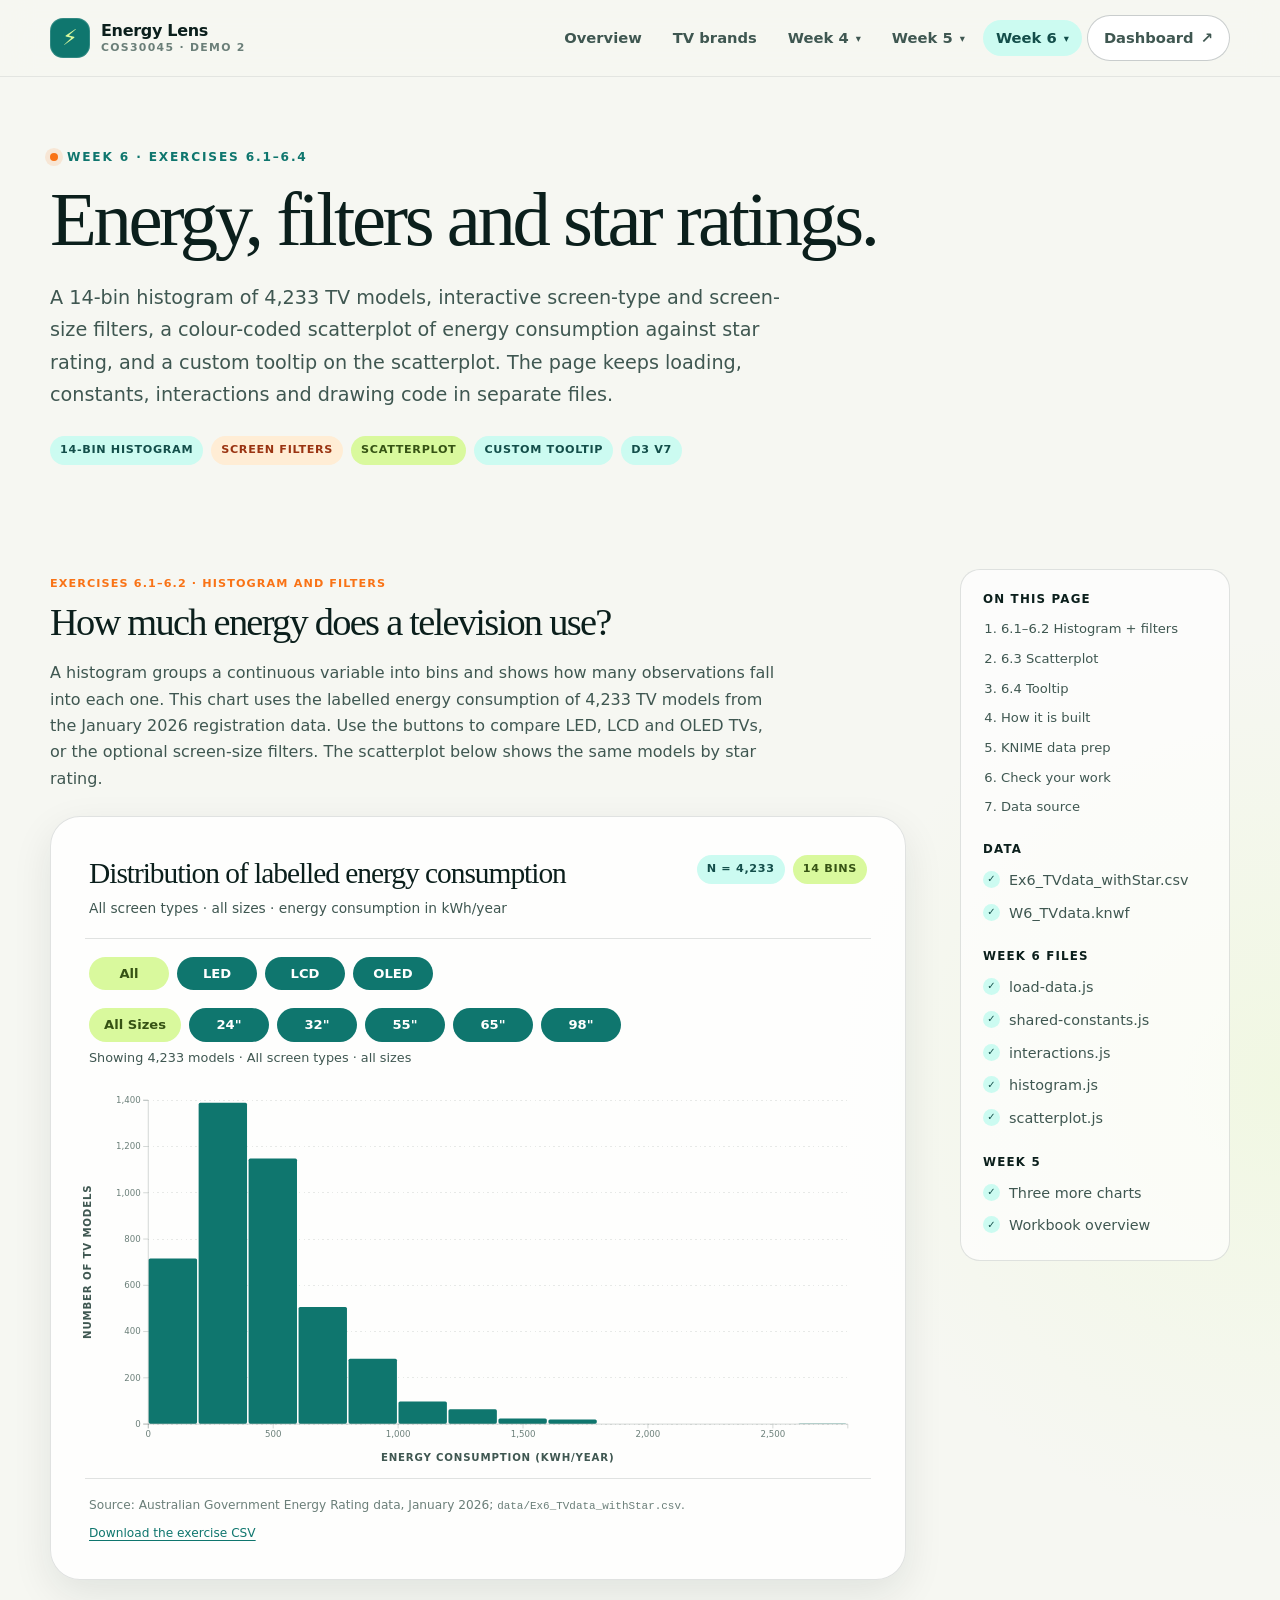
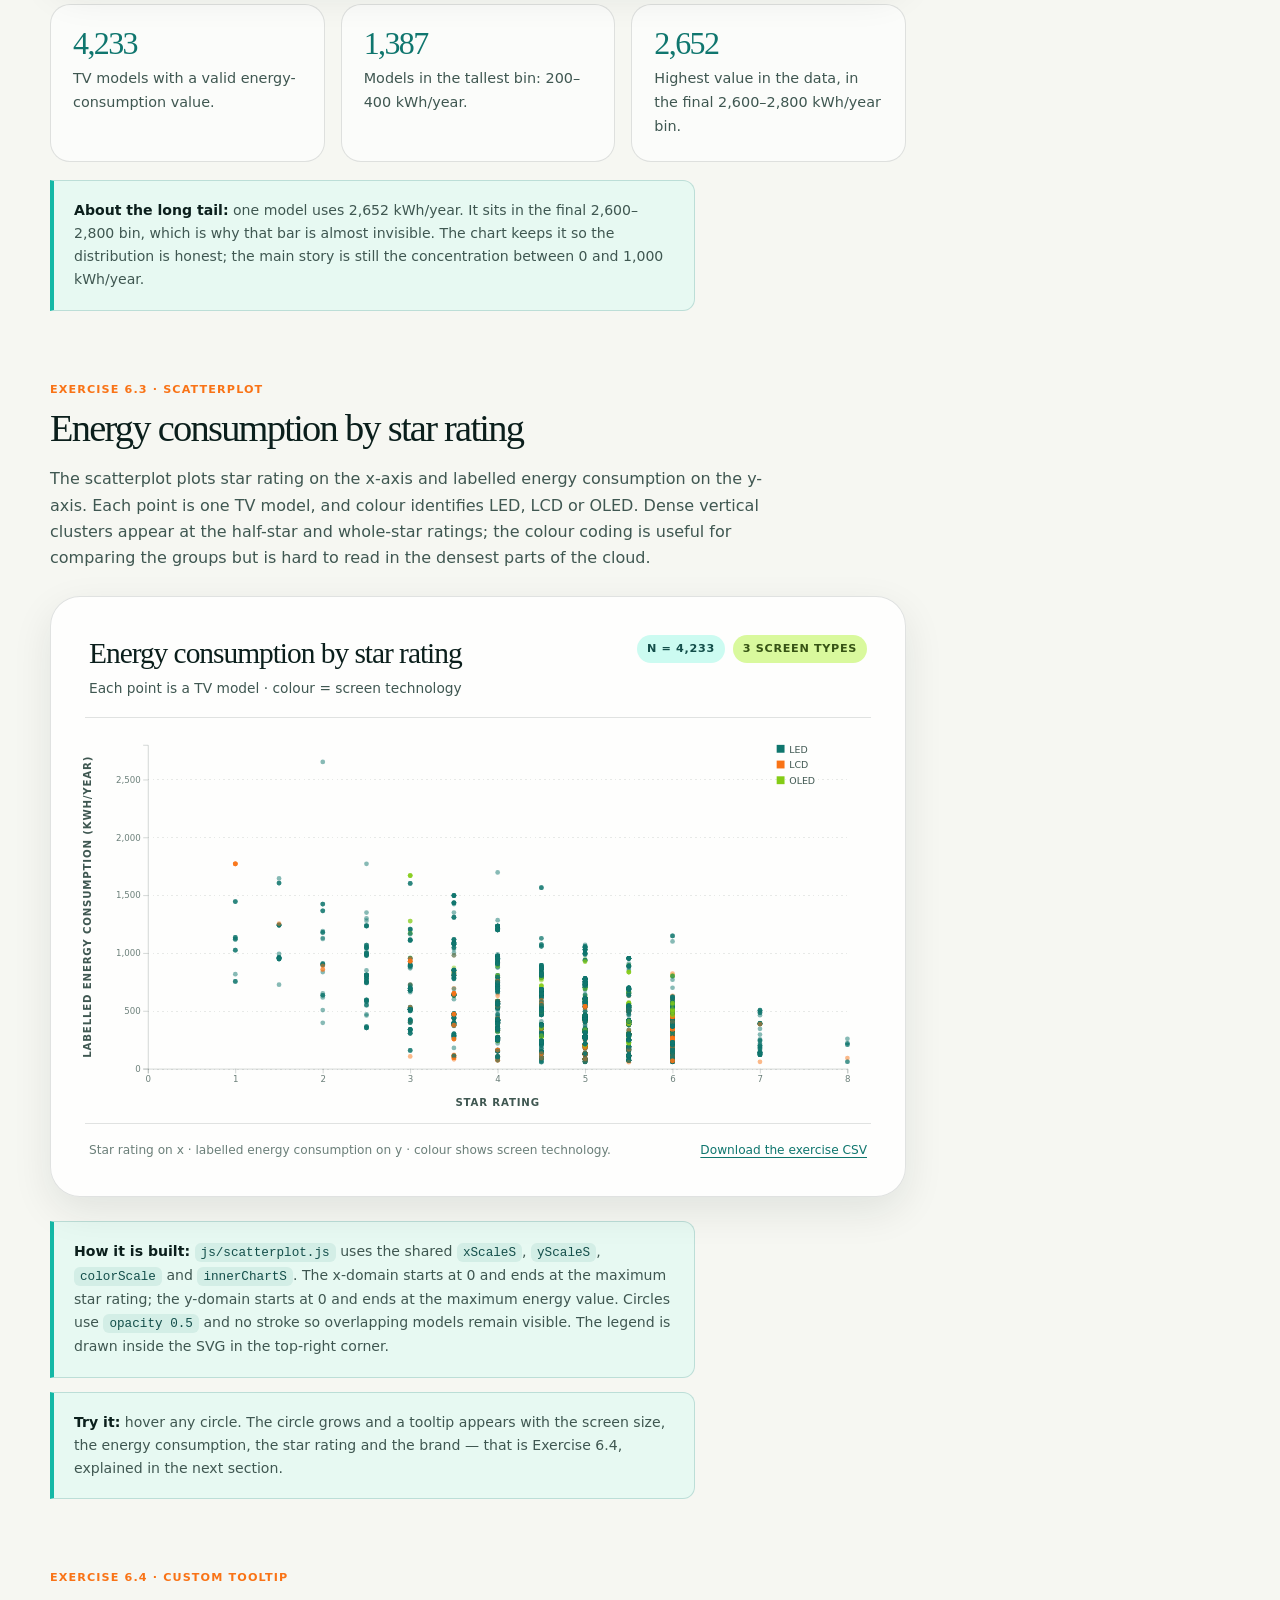
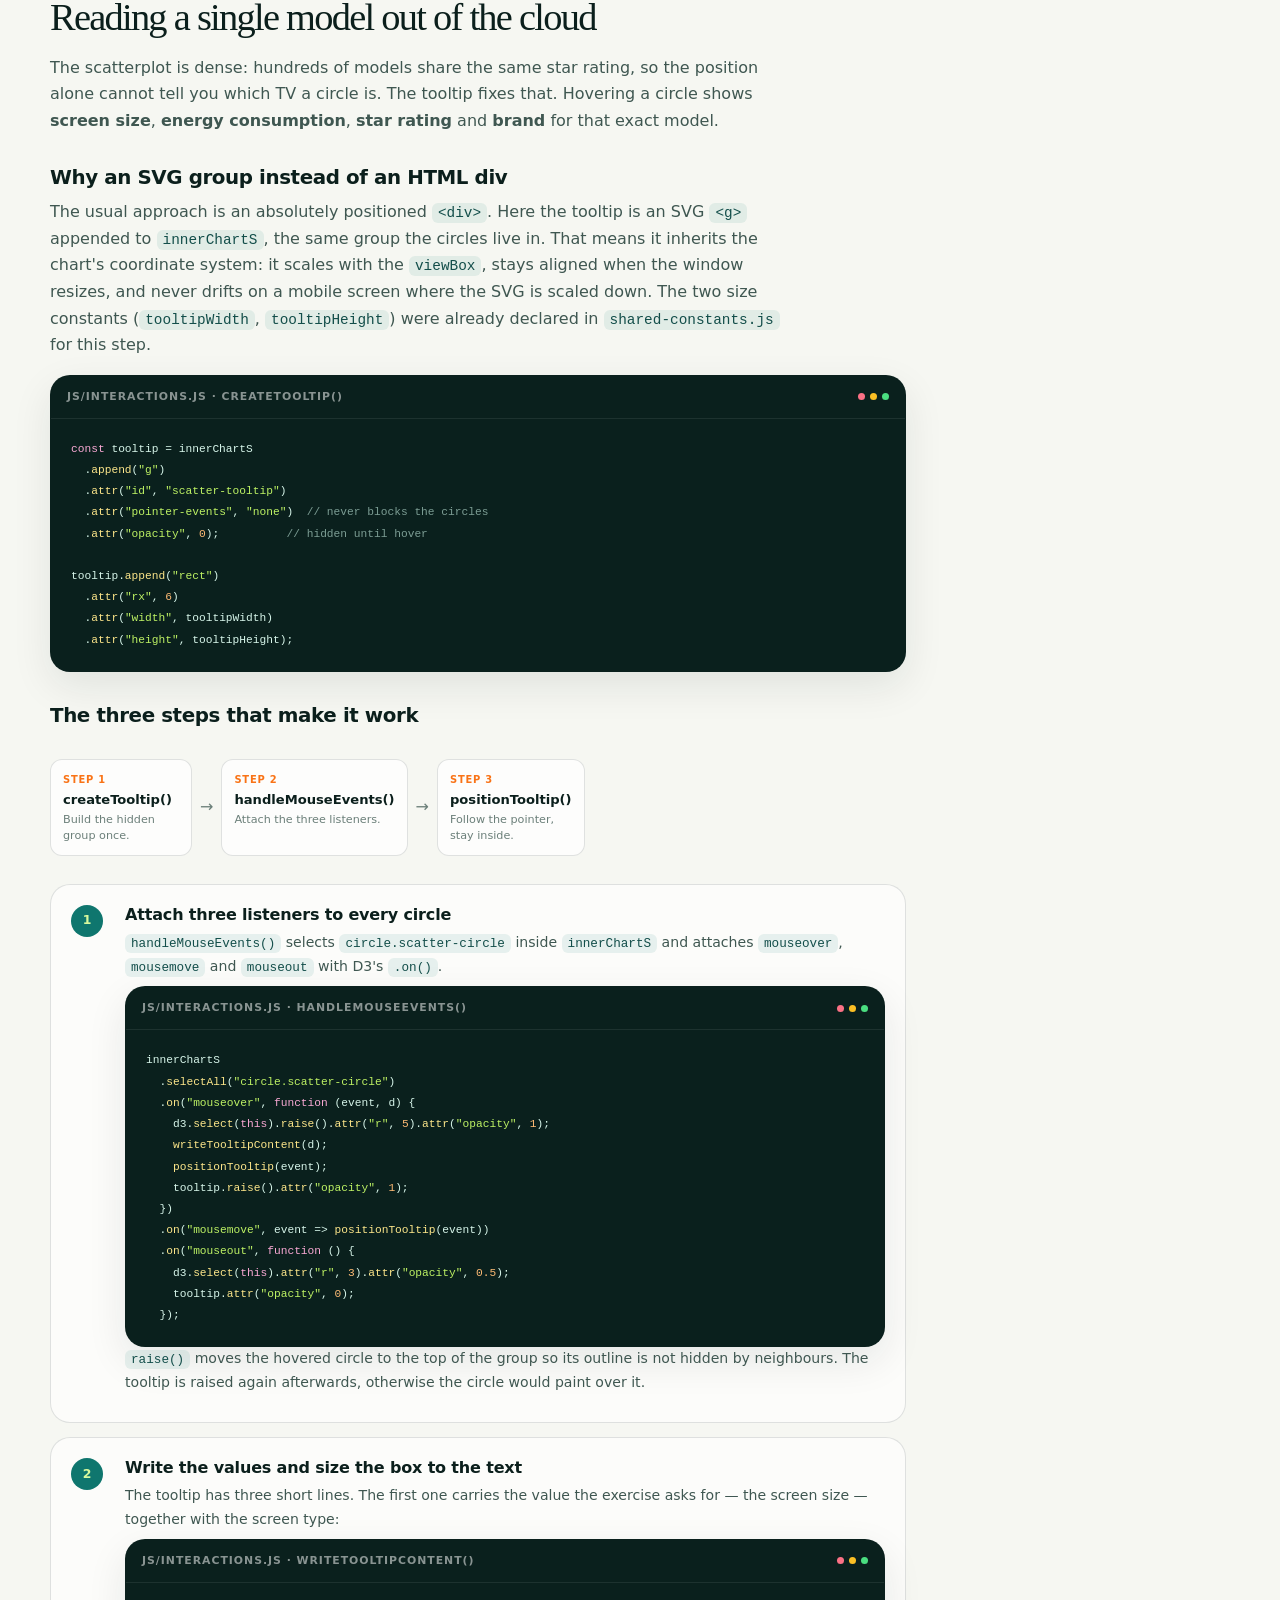
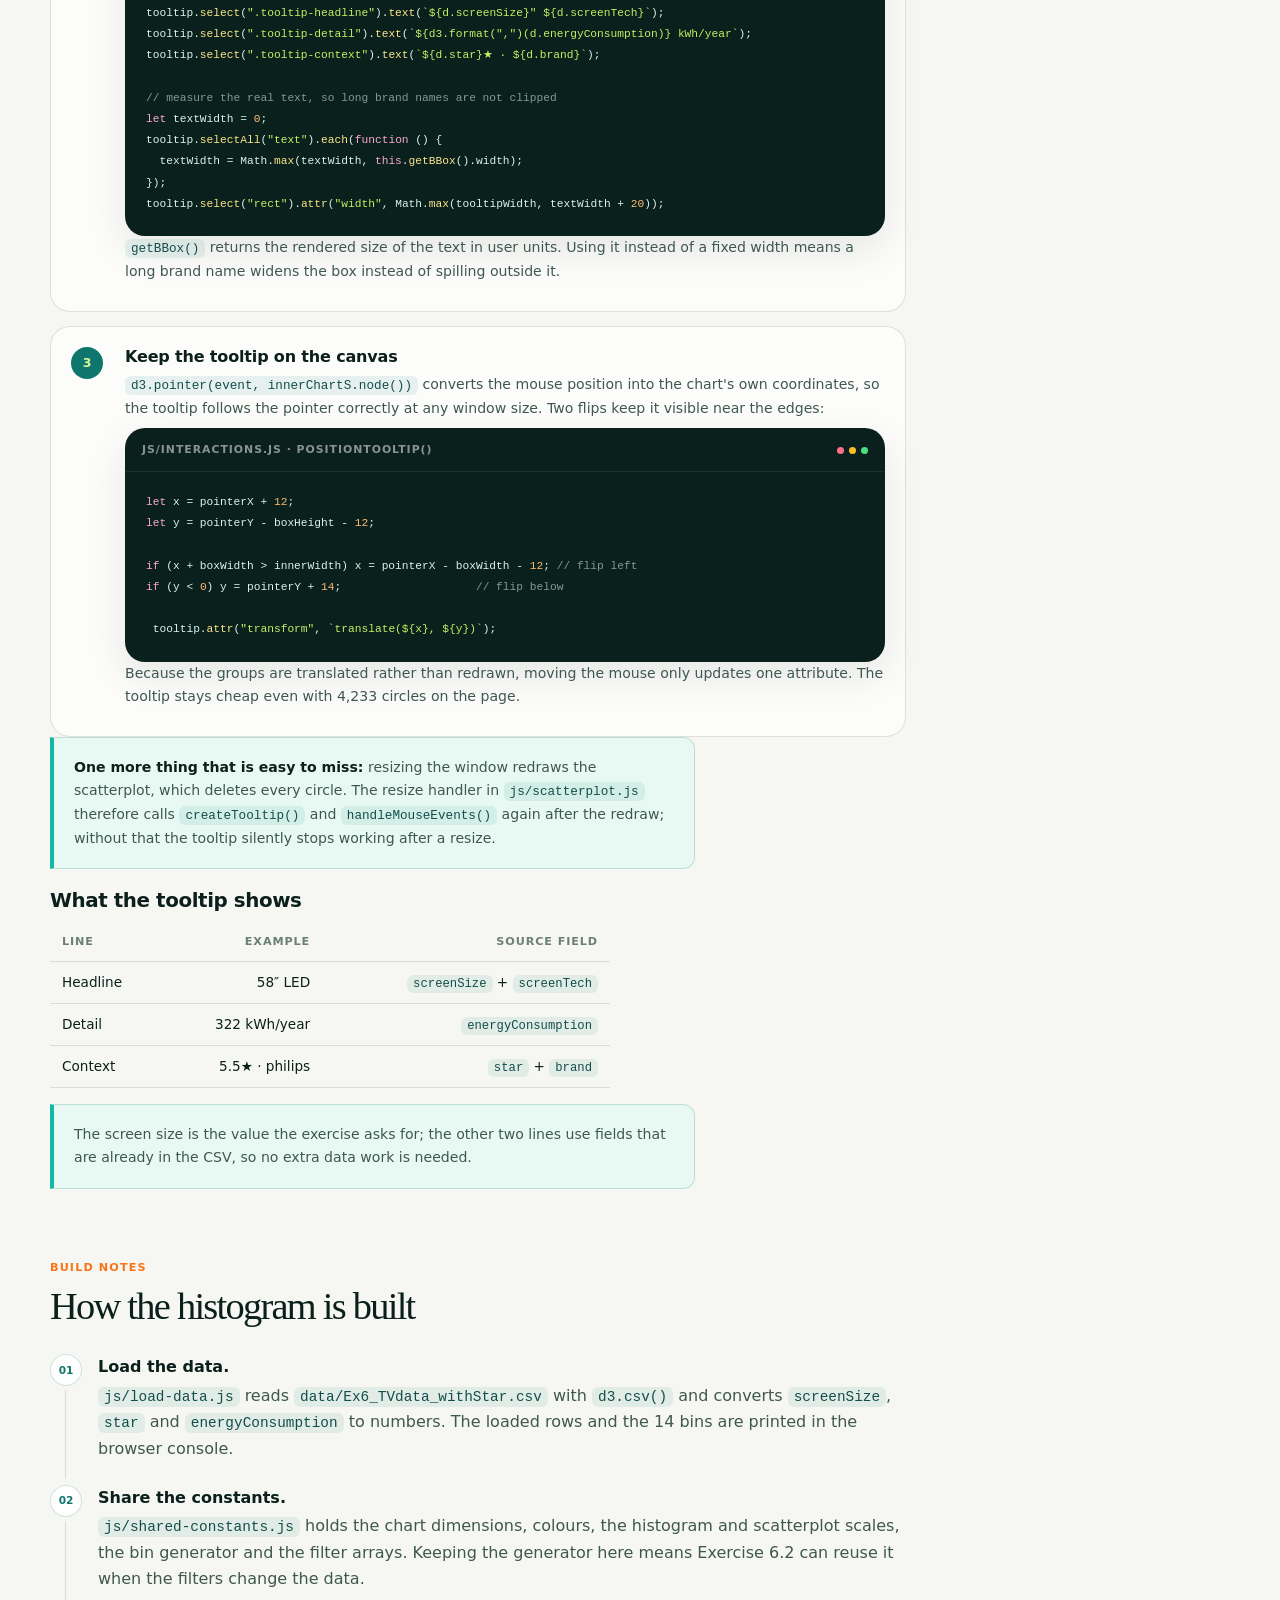
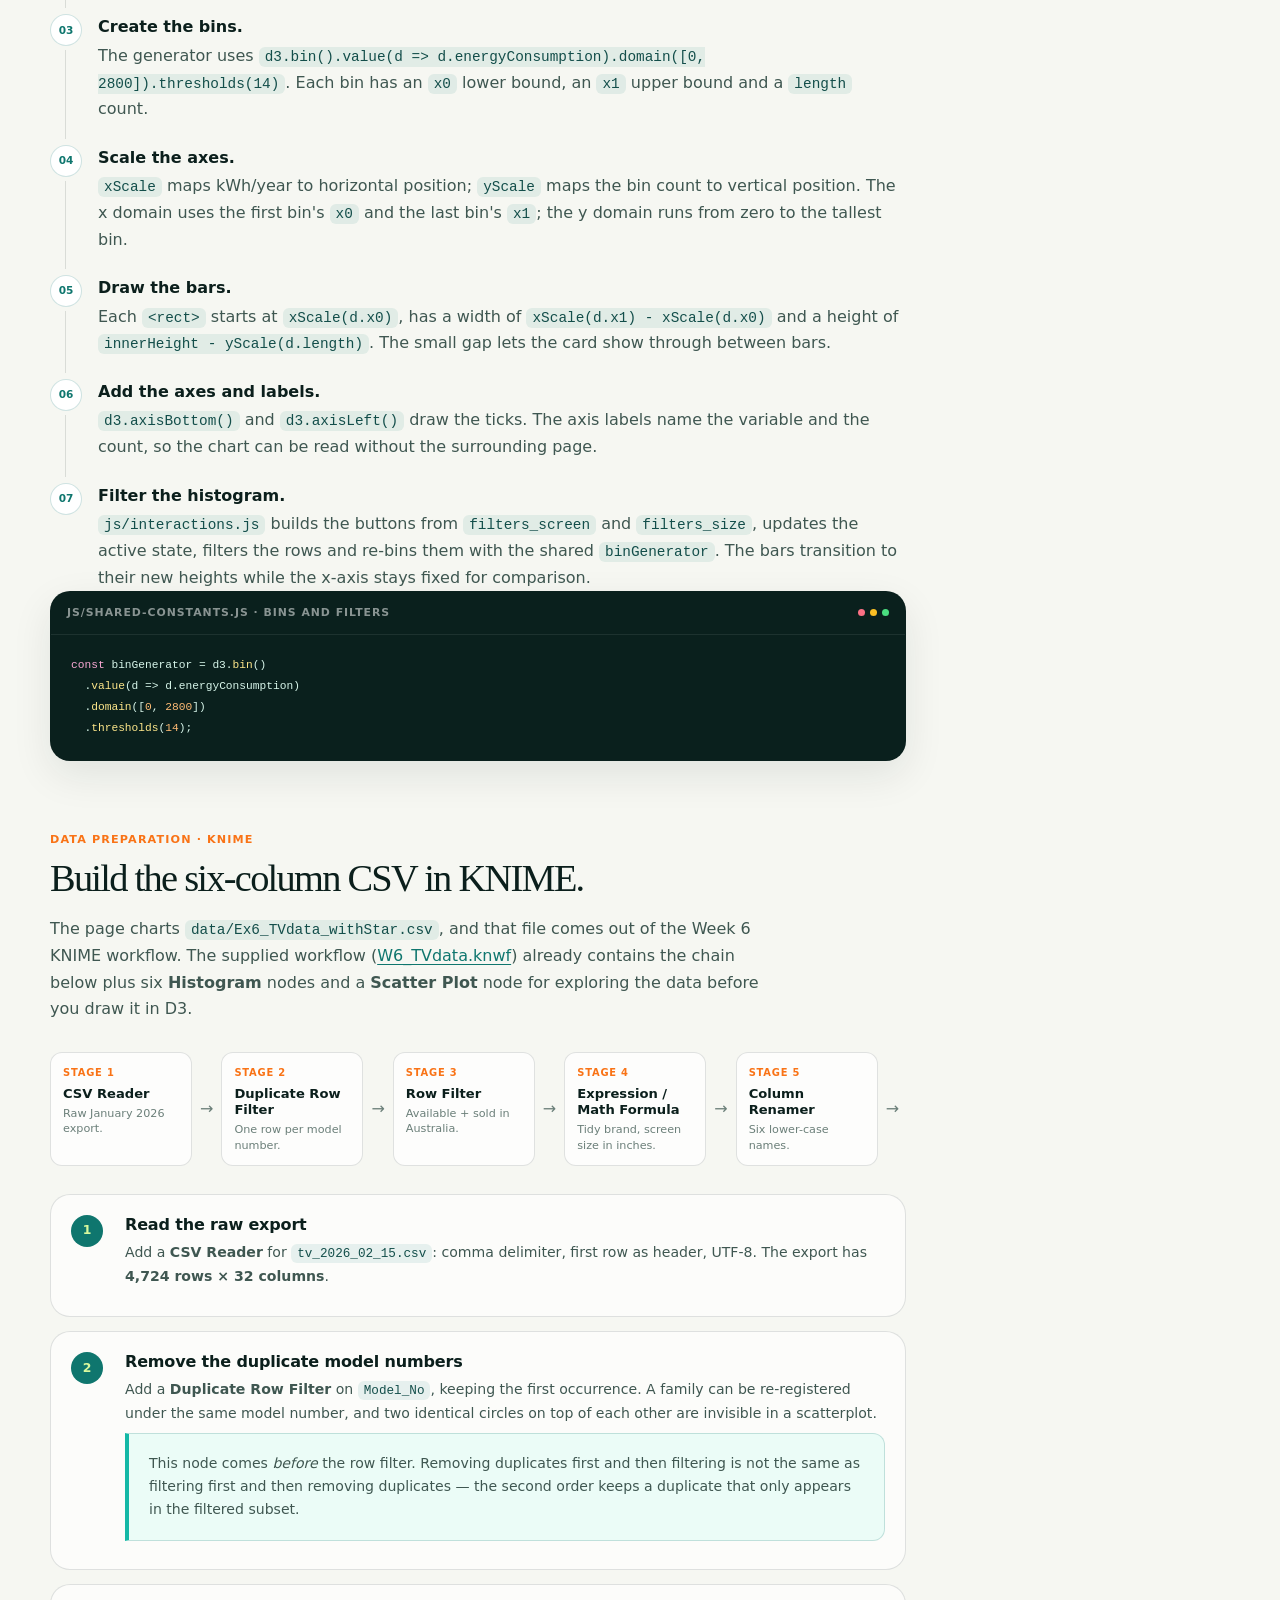
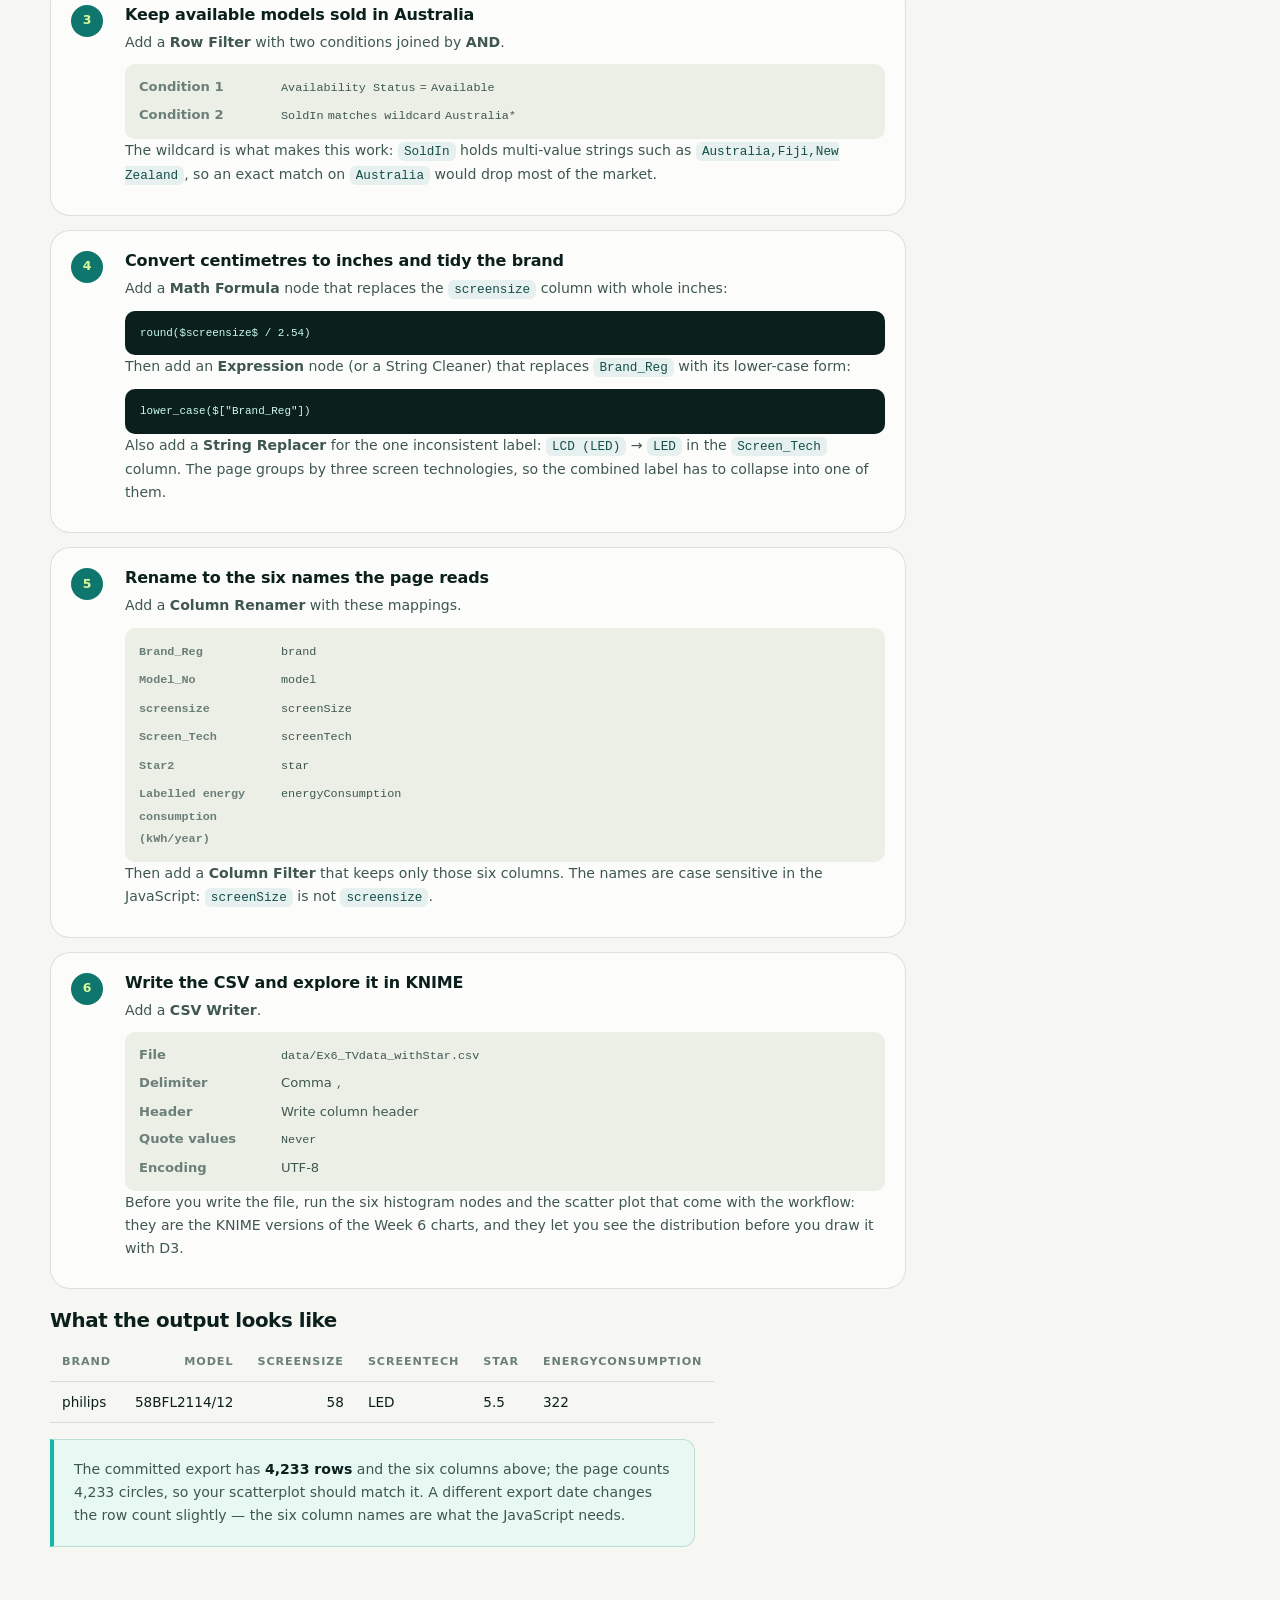
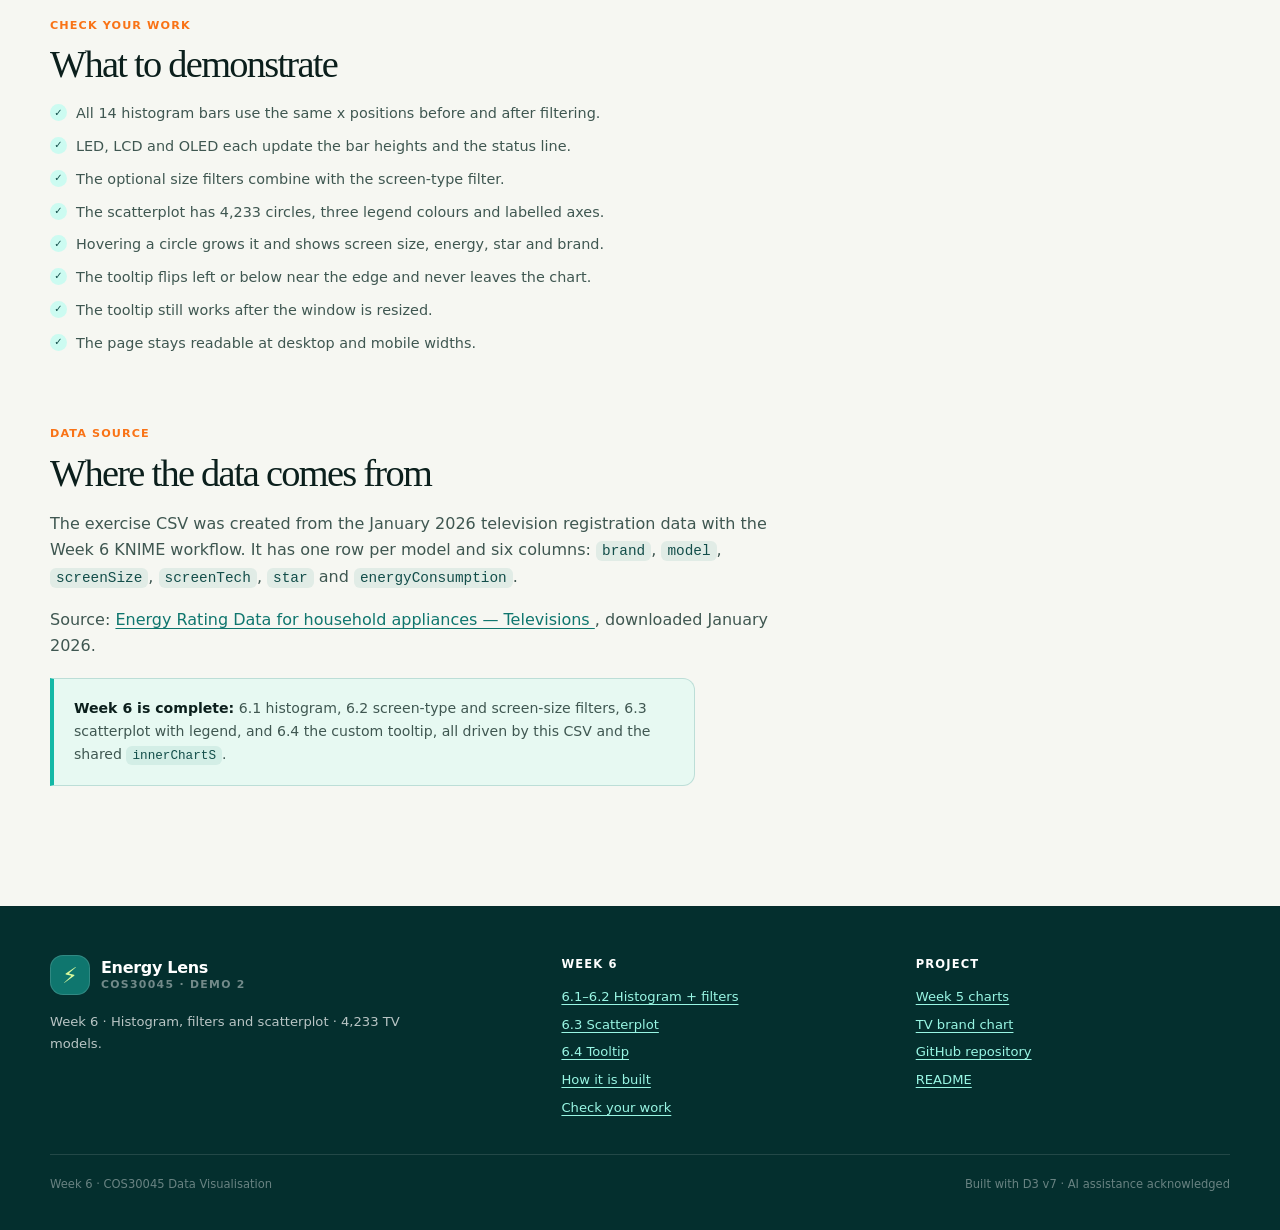
<file: exercises/exercise-6.html>
<!DOCTYPE html>
<html lang="en">
<head>
  <meta charset="UTF-8">
  <meta name="viewport" content="width=device-width, initial-scale=1.0">
  <meta name="description" content="Week 6 for COS30045 Demo 2 — a D3 histogram with screen-type and screen-size filters, plus a colour-coded scatterplot of TV energy consumption by star rating.">
  <title>Week 6 — TV energy filters and scatterplot | Energy Lens</title>
  <link rel="stylesheet" href="../style.css">
  <link rel="stylesheet" href="../css/base.css">
  <link rel="stylesheet" href="../css/visualisation.css">
  <link rel="icon" href="../assets/favicon.svg" type="image/svg+xml">
</head>
<body>
  <a class="skip-link" href="#main">Skip to content</a>

  <header class="site-header">
    <div class="container nav">
      <a class="brand" href="../index.html" aria-label="Energy Lens home">
        <span class="brand-mark" aria-hidden="true">⚡</span>
        <span>
          <span class="brand-name">Energy Lens</span>
          <span class="brand-sub">COS30045 · Demo 2</span>
        </span>
      </a>
      <nav class="nav-links" aria-label="Primary navigation">
        <a href="../index.html#overview">Overview</a>
        <a href="../index.html#brand-chart">TV brands</a>
        <details class="nav-group">
          <summary class="nav-group-label">Week 4</summary>
          <div class="nav-submenu">
            <a href="index.html">Week 4 workbook</a>
            <a href="exercise-4.1.html">4.1 Draw SVGs</a>
            <a href="exercise-4.2.html">4.2 D3 selections</a>
            <a href="exercise-4.3-4.7.html">4.3–4.7 Bar chart</a>
          </div>
        </details>
        <details class="nav-group">
          <summary class="nav-group-label">Week 5</summary>
          <div class="nav-submenu">
            <a href="exercise-5.html">Week 5 overview</a>
            <a href="exercise-5.html#bar">5.1 Vertical bars</a>
            <a href="exercise-5.html#line">5.2 Scatter + line</a>
            <a href="exercise-5.html#donut">5.3 Donut chart</a>
            <a href="exercise-5.html#knime">KNIME recipes</a>
          </div>
        </details>
        <details class="nav-group">
          <summary class="nav-group-label is-current">Week 6</summary>
          <div class="nav-submenu">
            <a href="exercise-6.html" aria-current="page">Week 6 overview</a>
            <a href="exercise-6.html#histogram-section">6.1 Histogram</a>
            <a href="exercise-6.html#histogram-section">6.2 Filters</a>
            <a href="exercise-6.html#scatter">6.3 Scatterplot</a>
            <a href="exercise-6.html#tooltip">6.4 Tooltip</a>
          </div>
        </details>
        <a class="nav-cta" href="../index.html">Dashboard <span aria-hidden="true">↗</span></a>
      </nav>
    </div>
  </header>

  <main id="main">
    <section class="exercise-hero">
      <div class="container">
        <p class="eyebrow"><span class="pulse-dot" aria-hidden="true"></span> Week 6 · Exercises 6.1–6.4</p>
        <h1>Energy, filters and star ratings.</h1>
        <p class="lede">
          A 14-bin histogram of 4,233 TV models, interactive screen-type and screen-size filters,
          a colour-coded scatterplot of energy consumption against star rating, and a custom
          tooltip on the scatterplot. The page keeps loading, constants, interactions and drawing
          code in separate files.
        </p>
        <div class="exercise-meta">
          <span class="tag">14-bin histogram</span>
          <span class="tag tag--orange">Screen filters</span>
          <span class="tag tag--lime">Scatterplot</span>
          <span class="tag">Custom tooltip</span>
          <span class="tag">D3 v7</span>
        </div>
      </div>
    </section>

    <section class="section-tight">
      <div class="container exercise-layout">
        <div class="exercise-content">
          <!-- ==================================================
               Exercises 6.1–6.2
               ================================================== -->
          <section class="exercise-section" id="histogram-section" aria-labelledby="histogram-heading">
            <span class="step-label">Exercises 6.1–6.2 · Histogram and filters</span>
            <h2 id="histogram-heading">How much energy does a television use?</h2>
            <p>
              A histogram groups a continuous variable into bins and shows how many observations
              fall into each one. This chart uses the labelled energy consumption of 4,233 TV models
              from the January 2026 registration data. Use the buttons to compare LED, LCD and OLED
              TVs, or the optional screen-size filters. The scatterplot below shows the same models
              by star rating.
            </p>

            <figure class="chart-card">
              <div class="chart-header">
                <div>
                  <h3>Distribution of labelled energy consumption</h3>
                  <p id="histogram-subtitle">All screen types · all sizes · energy consumption in kWh/year</p>
                </div>
                <div class="chart-actions">
                  <span class="tag">n = 4,233</span>
                  <span class="tag tag--lime">14 bins</span>
                </div>
              </div>

              <div id="filters_screen" class="filters" role="group" aria-label="Filter by screen technology"></div>
              <div id="filters_size" class="filters" role="group" aria-label="Filter by screen size"></div>
              <p id="filter-status" class="filter-status" aria-live="polite">
                Showing 4,233 models · All screen types · all sizes
              </p>

              <div id="histogram" class="responsive-svg-container" aria-live="polite"></div>

              <figcaption>
                <span>Source: Australian Government Energy Rating data, January 2026; <code>data/Ex6_TVdata_withStar.csv</code>.</span>
                <a href="../data/Ex6_TVdata_withStar.csv" download>Download the exercise CSV</a>
              </figcaption>
            </figure>

            <div class="insight-grid">
              <article class="insight-card">
                <span class="insight-number">4,233</span>
                <p>TV models with a valid energy-consumption value.</p>
              </article>
              <article class="insight-card">
                <span class="insight-number">1,387</span>
                <p>Models in the tallest bin: 200–400 kWh/year.</p>
              </article>
              <article class="insight-card">
                <span class="insight-number">2,652</span>
                <p>Highest value in the data, in the final 2,600–2,800 kWh/year bin.</p>
              </article>
            </div>

            <p class="note note--spaced">
              <strong>About the long tail:</strong> one model uses 2,652 kWh/year. It sits in the
              final 2,600–2,800 bin, which is why that bar is almost invisible. The chart keeps it
              so the distribution is honest; the main story is still the concentration between 0
              and 1,000 kWh/year.
            </p>
          </section>

          <!-- ==================================================
               Exercise 6.3
               ================================================== -->
          <section class="exercise-section" id="scatter" aria-labelledby="scatter-heading">
            <span class="step-label">Exercise 6.3 · Scatterplot</span>
            <h2 id="scatter-heading">Energy consumption by star rating</h2>
            <p>
              The scatterplot plots star rating on the x-axis and labelled energy consumption on
              the y-axis. Each point is one TV model, and colour identifies LED, LCD or OLED. Dense
              vertical clusters appear at the half-star and whole-star ratings; the colour coding is
              useful for comparing the groups but is hard to read in the densest parts of the cloud.
            </p>

            <figure class="chart-card">
              <div class="chart-header">
                <div>
                  <h3>Energy consumption by star rating</h3>
                  <p>Each point is a TV model · colour = screen technology</p>
                </div>
                <div class="chart-actions">
                  <span class="tag">n = 4,233</span>
                  <span class="tag tag--lime">3 screen types</span>
                </div>
              </div>

              <div id="scatterplot" class="responsive-svg-container" aria-live="polite"></div>

              <figcaption>
                <span>Star rating on x · labelled energy consumption on y · colour shows screen technology.</span>
                <a href="../data/Ex6_TVdata_withStar.csv" download>Download the exercise CSV</a>
              </figcaption>
            </figure>

            <p class="note note--spaced">
              <strong>How it is built:</strong> <code>js/scatterplot.js</code> uses the shared
              <code>xScaleS</code>, <code>yScaleS</code>, <code>colorScale</code> and
              <code>innerChartS</code>. The x-domain starts at 0 and ends at the maximum star
              rating; the y-domain starts at 0 and ends at the maximum energy value. Circles use
              <code>opacity 0.5</code> and no stroke so overlapping models remain visible. The
              legend is drawn inside the SVG in the top-right corner.
            </p>

            <p class="note note--tight">
              <strong>Try it:</strong> hover any circle. The circle grows and a tooltip appears with
              the screen size, the energy consumption, the star rating and the brand — that is
              Exercise 6.4, explained in the next section.
            </p>
          </section>

          <!-- ==================================================
               Exercise 6.4
               ================================================== -->
          <section class="exercise-section" id="tooltip" aria-labelledby="tooltip-heading">
            <span class="step-label">Exercise 6.4 · custom tooltip</span>
            <h2 id="tooltip-heading">Reading a single model out of the cloud</h2>
            <p>
              The scatterplot is dense: hundreds of models share the same star rating, so the
              position alone cannot tell you which TV a circle is. The tooltip fixes that. Hovering a
              circle shows <strong>screen size</strong>, <strong>energy consumption</strong>,
              <strong>star rating</strong> and <strong>brand</strong> for that exact model.
            </p>

            <h3>Why an SVG group instead of an HTML div</h3>
            <p>
              The usual approach is an absolutely positioned <code>&lt;div&gt;</code>. Here the
              tooltip is an SVG <code>&lt;g&gt;</code> appended to <code>innerChartS</code>, the same
              group the circles live in. That means it inherits the chart's coordinate system: it
              scales with the <code>viewBox</code>, stays aligned when the window resizes, and never
              drifts on a mobile screen where the SVG is scaled down. The two size constants
              (<code>tooltipWidth</code>, <code>tooltipHeight</code>) were already declared in
              <code>shared-constants.js</code> for this step.
            </p>

            <div class="code-card">
              <div class="code-card-top">
                <span>js/interactions.js · createTooltip()</span>
                <span class="code-dots" aria-hidden="true"><i></i><i></i><i></i></span>
              </div>
              <pre><code><span class="code-keyword">const</span> tooltip = innerChartS
  .<span class="code-function">append</span>(<span class="code-string">"g"</span>)
  .<span class="code-function">attr</span>(<span class="code-string">"id"</span>, <span class="code-string">"scatter-tooltip"</span>)
  .<span class="code-function">attr</span>(<span class="code-string">"pointer-events"</span>, <span class="code-string">"none"</span>)  <span class="code-comment">// never blocks the circles</span>
  .<span class="code-function">attr</span>(<span class="code-string">"opacity"</span>, <span class="code-number">0</span>);          <span class="code-comment">// hidden until hover</span>

tooltip.<span class="code-function">append</span>(<span class="code-string">"rect"</span>)
  .<span class="code-function">attr</span>(<span class="code-string">"rx"</span>, <span class="code-number">6</span>)
  .<span class="code-function">attr</span>(<span class="code-string">"width"</span>, tooltipWidth)
  .<span class="code-function">attr</span>(<span class="code-string">"height"</span>, tooltipHeight);</code></pre>
            </div>

            <h3>The three steps that make it work</h3>
            <div class="knime-flow">
              <div class="knime-node">
                <span class="knime-node-step">Step 1</span>
                <strong>createTooltip()</strong>
                <small>Build the hidden group once.</small>
              </div>
              <span class="knime-arrow" aria-hidden="true">→</span>
              <div class="knime-node">
                <span class="knime-node-step">Step 2</span>
                <strong>handleMouseEvents()</strong>
                <small>Attach the three listeners.</small>
              </div>
              <span class="knime-arrow" aria-hidden="true">→</span>
              <div class="knime-node">
                <span class="knime-node-step">Step 3</span>
                <strong>positionTooltip()</strong>
                <small>Follow the pointer, stay inside.</small>
              </div>
            </div>

            <div class="knime-step">
              <span class="knime-step-number">1</span>
              <div>
                <h3>Attach three listeners to every circle</h3>
                <p>
                  <code>handleMouseEvents()</code> selects <code>circle.scatter-circle</code> inside
                  <code>innerChartS</code> and attaches <code>mouseover</code>,
                  <code>mousemove</code> and <code>mouseout</code> with D3's <code>.on()</code>.
                </p>
                <div class="code-card">
                  <div class="code-card-top">
                    <span>js/interactions.js · handleMouseEvents()</span>
                    <span class="code-dots" aria-hidden="true"><i></i><i></i><i></i></span>
                  </div>
                  <pre><code>innerChartS
  .<span class="code-function">selectAll</span>(<span class="code-string">"circle.scatter-circle"</span>)
  .<span class="code-function">on</span>(<span class="code-string">"mouseover"</span>, <span class="code-keyword">function</span> (event, d) {
    d3.<span class="code-function">select</span>(<span class="code-keyword">this</span>).<span class="code-function">raise</span>().<span class="code-function">attr</span>(<span class="code-string">"r"</span>, <span class="code-number">5</span>).<span class="code-function">attr</span>(<span class="code-string">"opacity"</span>, <span class="code-number">1</span>);
    <span class="code-function">writeTooltipContent</span>(d);
    <span class="code-function">positionTooltip</span>(event);
    tooltip.<span class="code-function">raise</span>().<span class="code-function">attr</span>(<span class="code-string">"opacity"</span>, <span class="code-number">1</span>);
  })
  .<span class="code-function">on</span>(<span class="code-string">"mousemove"</span>, event =&gt; <span class="code-function">positionTooltip</span>(event))
  .<span class="code-function">on</span>(<span class="code-string">"mouseout"</span>, <span class="code-keyword">function</span> () {
    d3.<span class="code-function">select</span>(<span class="code-keyword">this</span>).<span class="code-function">attr</span>(<span class="code-string">"r"</span>, <span class="code-number">3</span>).<span class="code-function">attr</span>(<span class="code-string">"opacity"</span>, <span class="code-number">0.5</span>);
    tooltip.<span class="code-function">attr</span>(<span class="code-string">"opacity"</span>, <span class="code-number">0</span>);
  });</code></pre>
                </div>
                <p>
                  <code>raise()</code> moves the hovered circle to the top of the group so its
                  outline is not hidden by neighbours. The tooltip is raised again afterwards,
                  otherwise the circle would paint over it.
                </p>
              </div>
            </div>

            <div class="knime-step">
              <span class="knime-step-number">2</span>
              <div>
                <h3>Write the values and size the box to the text</h3>
                <p>
                  The tooltip has three short lines. The first one carries the value the exercise
                  asks for — the screen size — together with the screen type:
                </p>
                <div class="code-card">
                  <div class="code-card-top">
                    <span>js/interactions.js · writeTooltipContent()</span>
                    <span class="code-dots" aria-hidden="true"><i></i><i></i><i></i></span>
                  </div>
                  <pre><code>tooltip.<span class="code-function">select</span>(<span class="code-string">".tooltip-headline"</span>).<span class="code-function">text</span>(<span class="code-string">`${d.screenSize}″ ${d.screenTech}`</span>);
tooltip.<span class="code-function">select</span>(<span class="code-string">".tooltip-detail"</span>).<span class="code-function">text</span>(<span class="code-string">`${d3.format(",")(d.energyConsumption)} kWh/year`</span>);
tooltip.<span class="code-function">select</span>(<span class="code-string">".tooltip-context"</span>).<span class="code-function">text</span>(<span class="code-string">`${d.star}★ · ${d.brand}`</span>);

<span class="code-comment">// measure the real text, so long brand names are not clipped</span>
<span class="code-keyword">let</span> textWidth = <span class="code-number">0</span>;
tooltip.<span class="code-function">selectAll</span>(<span class="code-string">"text"</span>).<span class="code-function">each</span>(<span class="code-keyword">function</span> () {
  textWidth = Math.<span class="code-function">max</span>(textWidth, <span class="code-keyword">this</span>.<span class="code-function">getBBox</span>().width);
});
tooltip.<span class="code-function">select</span>(<span class="code-string">"rect"</span>).<span class="code-function">attr</span>(<span class="code-string">"width"</span>, Math.<span class="code-function">max</span>(tooltipWidth, textWidth + <span class="code-number">20</span>));</code></pre>
                </div>
                <p>
                  <code>getBBox()</code> returns the rendered size of the text in user units. Using
                  it instead of a fixed width means a long brand name widens the box instead of
                  spilling outside it.
                </p>
              </div>
            </div>

            <div class="knime-step">
              <span class="knime-step-number">3</span>
              <div>
                <h3>Keep the tooltip on the canvas</h3>
                <p>
                  <code>d3.pointer(event, innerChartS.node())</code> converts the mouse position
                  into the chart's own coordinates, so the tooltip follows the pointer correctly at
                  any window size. Two flips keep it visible near the edges:
                </p>
                <div class="code-card">
                  <div class="code-card-top">
                    <span>js/interactions.js · positionTooltip()</span>
                    <span class="code-dots" aria-hidden="true"><i></i><i></i><i></i></span>
                  </div>
                  <pre><code><span class="code-keyword">let</span> x = pointerX + <span class="code-number">12</span>;
<span class="code-keyword">let</span> y = pointerY - boxHeight - <span class="code-number">12</span>;

<span class="code-keyword">if</span> (x + boxWidth &gt; innerWidth) x = pointerX - boxWidth - <span class="code-number">12</span>; <span class="code-comment">// flip left</span>
<span class="code-keyword">if</span> (y &lt; <span class="code-number">0</span>) y = pointerY + <span class="code-number">14</span>;                    <span class="code-comment">// flip below</span>

 tooltip.<span class="code-function">attr</span>(<span class="code-string">"transform"</span>, <span class="code-string">`translate(${x}, ${y})`</span>);</code></pre>
                </div>
                <p>
                  Because the groups are translated rather than redrawn, moving the mouse only
                  updates one attribute. The tooltip stays cheap even with 4,233 circles on the page.
                </p>
              </div>
            </div>

            <p class="note">
              <strong>One more thing that is easy to miss:</strong> resizing the window redraws the
              scatterplot, which deletes every circle. The resize handler in
              <code>js/scatterplot.js</code> therefore calls <code>createTooltip()</code> and
              <code>handleMouseEvents()</code> again after the redraw; without that the tooltip
              silently stops working after a resize.
            </p>

            <div class="knime-output">
              <h3>What the tooltip shows</h3>
              <div class="table-scroll">
                <table class="data-table">
                  <caption class="sr-only">Example tooltip contents for one hovered model</caption>
                  <thead>
                    <tr><th scope="col">Line</th><th scope="col">Example</th><th scope="col">Source field</th></tr>
                  </thead>
                  <tbody>
                    <tr><td>Headline</td><td>58″ LED</td><td><code>screenSize</code> + <code>screenTech</code></td></tr>
                    <tr><td>Detail</td><td>322 kWh/year</td><td><code>energyConsumption</code></td></tr>
                    <tr><td>Context</td><td>5.5★ · philips</td><td><code>star</code> + <code>brand</code></td></tr>
                  </tbody>
                </table>
              </div>
              <p class="note note--medium">
                The screen size is the value the exercise asks for; the other two lines use fields
                that are already in the CSV, so no extra data work is needed.
              </p>
            </div>
          </section>

          <!-- ==================================================
               Build notes
               ================================================== -->
          <section class="exercise-section" id="build" aria-labelledby="build-heading">
            <span class="step-label">Build notes</span>
            <h2 id="build-heading">How the histogram is built</h2>
            <ol class="process-list">
              <li>
                <strong>Load the data.</strong> <code>js/load-data.js</code> reads
                <code>data/Ex6_TVdata_withStar.csv</code> with <code>d3.csv()</code> and converts
                <code>screenSize</code>, <code>star</code> and <code>energyConsumption</code> to
                numbers. The loaded rows and the 14 bins are printed in the browser console.
              </li>
              <li>
                <strong>Share the constants.</strong> <code>js/shared-constants.js</code> holds the
                chart dimensions, colours, the histogram and scatterplot scales, the bin generator
                and the filter arrays. Keeping the generator here means Exercise 6.2 can reuse it
                when the filters change the data.
              </li>
              <li>
                <strong>Create the bins.</strong> The generator uses
                <code>d3.bin().value(d =&gt; d.energyConsumption).domain([0, 2800]).thresholds(14)</code>.
                Each bin has an <code>x0</code> lower bound, an <code>x1</code> upper bound and a
                <code>length</code> count.
              </li>
              <li>
                <strong>Scale the axes.</strong> <code>xScale</code> maps kWh/year to horizontal
                position; <code>yScale</code> maps the bin count to vertical position. The x domain
                uses the first bin's <code>x0</code> and the last bin's <code>x1</code>; the y domain
                runs from zero to the tallest bin.
              </li>
              <li>
                <strong>Draw the bars.</strong> Each <code>&lt;rect&gt;</code> starts at
                <code>xScale(d.x0)</code>, has a width of <code>xScale(d.x1) - xScale(d.x0)</code>
                and a height of <code>innerHeight - yScale(d.length)</code>. The small gap lets the
                card show through between bars.
              </li>
              <li>
                <strong>Add the axes and labels.</strong> <code>d3.axisBottom()</code> and
                <code>d3.axisLeft()</code> draw the ticks. The axis labels name the variable and the
                count, so the chart can be read without the surrounding page.
              </li>
              <li>
                <strong>Filter the histogram.</strong> <code>js/interactions.js</code> builds the
                buttons from <code>filters_screen</code> and <code>filters_size</code>, updates the
                active state, filters the rows and re-bins them with the shared
                <code>binGenerator</code>. The bars transition to their new heights while the x-axis
                stays fixed for comparison.
              </li>
            </ol>

            <div class="code-card">
              <div class="code-card-top">
                <span>js/shared-constants.js · bins and filters</span>
                <span class="code-dots" aria-hidden="true"><i></i><i></i><i></i></span>
              </div>
              <pre><code><span class="code-keyword">const</span> binGenerator = d3.<span class="code-function">bin</span>()
  .<span class="code-function">value</span>(d =&gt; d.energyConsumption)
  .<span class="code-function">domain</span>([<span class="code-number">0</span>, <span class="code-number">2800</span>])
  .<span class="code-function">thresholds</span>(<span class="code-number">14</span>);</code></pre>
            </div>
          </section>

          <!-- ==================================================
               Week 6 KNIME recipe
               ================================================== -->
          <section class="exercise-section" id="knime" aria-labelledby="knime-heading">
            <span class="step-label">Data preparation · KNIME</span>
            <h2 id="knime-heading">Build the six-column CSV in KNIME.</h2>
            <p>
              The page charts <code>data/Ex6_TVdata_withStar.csv</code>, and that file comes out of
              the Week 6 KNIME workflow. The supplied workflow
              (<a href="../data/W6_TVdata.knwf" download>W6_TVdata.knwf</a>) already contains the
              chain below plus six <strong>Histogram</strong> nodes and a
              <strong>Scatter Plot</strong> node for exploring the data before you draw it in D3.
            </p>

            <div class="knime-flow">
              <div class="knime-node">
                <span class="knime-node-step">Stage 1</span>
                <strong>CSV Reader</strong>
                <small>Raw January 2026 export.</small>
              </div>
              <span class="knime-arrow" aria-hidden="true">→</span>
              <div class="knime-node">
                <span class="knime-node-step">Stage 2</span>
                <strong>Duplicate Row Filter</strong>
                <small>One row per model number.</small>
              </div>
              <span class="knime-arrow" aria-hidden="true">→</span>
              <div class="knime-node">
                <span class="knime-node-step">Stage 3</span>
                <strong>Row Filter</strong>
                <small>Available + sold in Australia.</small>
              </div>
              <span class="knime-arrow" aria-hidden="true">→</span>
              <div class="knime-node">
                <span class="knime-node-step">Stage 4</span>
                <strong>Expression / Math Formula</strong>
                <small>Tidy brand, screen size in inches.</small>
              </div>
              <span class="knime-arrow" aria-hidden="true">→</span>
              <div class="knime-node">
                <span class="knime-node-step">Stage 5</span>
                <strong>Column Renamer</strong>
                <small>Six lower-case names.</small>
              </div>
              <span class="knime-arrow" aria-hidden="true">→</span>
              <div class="knime-node">
                <span class="knime-node-step">Stage 6</span>
                <strong>CSV Writer</strong>
                <small>Write the chart-ready CSV.</small>
              </div>
            </div>

            <div class="knime-step">
              <span class="knime-step-number">1</span>
              <div>
                <h3>Read the raw export</h3>
                <p>
                  Add a <strong>CSV Reader</strong> for <code>tv_2026_02_15.csv</code>: comma
                  delimiter, first row as header, UTF-8. The export has
                  <strong>4,724 rows × 32 columns</strong>.
                </p>
              </div>
            </div>

            <div class="knime-step">
              <span class="knime-step-number">2</span>
              <div>
                <h3>Remove the duplicate model numbers</h3>
                <p>
                  Add a <strong>Duplicate Row Filter</strong> on <code>Model_No</code>, keeping the
                  first occurrence. A family can be re-registered under the same model number, and
                  two identical circles on top of each other are invisible in a scatterplot.
                </p>
                <p class="note">
                  This node comes <em>before</em> the row filter. Removing duplicates first and then
                  filtering is not the same as filtering first and then removing duplicates — the
                  second order keeps a duplicate that only appears in the filtered subset.
                </p>
              </div>
            </div>

            <div class="knime-step">
              <span class="knime-step-number">3</span>
              <div>
                <h3>Keep available models sold in Australia</h3>
                <p>Add a <strong>Row Filter</strong> with two conditions joined by <strong>AND</strong>.</p>
                <dl class="knime-settings">
                  <div><dt>Condition 1</dt><dd><code>Availability Status</code> <code>=</code> <code>Available</code></dd></div>
                  <div><dt>Condition 2</dt><dd><code>SoldIn</code> <code>matches wildcard</code> <code>Australia*</code></dd></div>
                </dl>
                <p>
                  The wildcard is what makes this work: <code>SoldIn</code> holds multi-value strings
                  such as <code>Australia,Fiji,New Zealand</code>, so an exact match on
                  <code>Australia</code> would drop most of the market.
                </p>
              </div>
            </div>

            <div class="knime-step">
              <span class="knime-step-number">4</span>
              <div>
                <h3>Convert centimetres to inches and tidy the brand</h3>
                <p>
                  Add a <strong>Math Formula</strong> node that replaces the
                  <code>screensize</code> column with whole inches:
                </p>
                <pre class="knime-rules"><code>round($screensize$ / 2.54)</code></pre>
                <p>
                  Then add an <strong>Expression</strong> node (or a String Cleaner) that replaces
                  <code>Brand_Reg</code> with its lower-case form:
                </p>
                <pre class="knime-rules"><code>lower_case($[&quot;Brand_Reg&quot;])</code></pre>
                <p>
                  Also add a <strong>String Replacer</strong> for the one inconsistent label:
                  <code>LCD (LED)</code> → <code>LED</code> in the <code>Screen_Tech</code> column. The
                  page groups by three screen technologies, so the combined label has to collapse into
                  one of them.
                </p>
              </div>
            </div>

            <div class="knime-step">
              <span class="knime-step-number">5</span>
              <div>
                <h3>Rename to the six names the page reads</h3>
                <p>Add a <strong>Column Renamer</strong> with these mappings.</p>
                <dl class="knime-settings">
                  <div><dt><code>Brand_Reg</code></dt><dd><code>brand</code></dd></div>
                  <div><dt><code>Model_No</code></dt><dd><code>model</code></dd></div>
                  <div><dt><code>screensize</code></dt><dd><code>screenSize</code></dd></div>
                  <div><dt><code>Screen_Tech</code></dt><dd><code>screenTech</code></dd></div>
                  <div><dt><code>Star2</code></dt><dd><code>star</code></dd></div>
                  <div><dt><code>Labelled energy consumption (kWh/year)</code></dt><dd><code>energyConsumption</code></dd></div>
                </dl>
                <p>
                  Then add a <strong>Column Filter</strong> that keeps only those six columns. The
                  names are case sensitive in the JavaScript: <code>screenSize</code> is not
                  <code>screensize</code>.
                </p>
              </div>
            </div>

            <div class="knime-step">
              <span class="knime-step-number">6</span>
              <div>
                <h3>Write the CSV and explore it in KNIME</h3>
                <p>Add a <strong>CSV Writer</strong>.</p>
                <dl class="knime-settings">
                  <div><dt>File</dt><dd><code>data/Ex6_TVdata_withStar.csv</code></dd></div>
                  <div><dt>Delimiter</dt><dd>Comma <code>,</code></dd></div>
                  <div><dt>Header</dt><dd>Write column header</dd></div>
                  <div><dt>Quote values</dt><dd><code>Never</code></dd></div>
                  <div><dt>Encoding</dt><dd>UTF-8</dd></div>
                </dl>
                <p>
                  Before you write the file, run the six histogram nodes and the scatter plot that
                  come with the workflow: they are the KNIME versions of the Week 6 charts, and they
                  let you see the distribution before you draw it with D3.
                </p>
              </div>
            </div>

            <div class="knime-output">
              <h3>What the output looks like</h3>
              <div class="table-scroll">
                <table class="data-table">
                  <caption class="sr-only">First two rows of the expected Week 6 export</caption>
                  <thead>
                    <tr>
                      <th scope="col">brand</th>
                      <th scope="col">model</th>
                      <th scope="col">screenSize</th>
                      <th scope="col">screenTech</th>
                      <th scope="col">star</th>
                      <th scope="col">energyConsumption</th>
                    </tr>
                  </thead>
                  <tbody>
                    <tr><td>philips</td><td>58BFL2114/12</td><td>58</td><td>LED</td><td>5.5</td><td>322</td></tr>
                  </tbody>
                </table>
              </div>
              <p class="note note--medium">
                The committed export has <strong>4,233 rows</strong> and the six columns above; the
                page counts 4,233 circles, so your scatterplot should match it. A different export
                date changes the row count slightly — the six column names are what the JavaScript
                needs.
              </p>
            </div>
          </section>

          <!-- ==================================================
               Check your work
               ================================================== -->
          <section class="exercise-section" id="check" aria-labelledby="check-heading">
            <span class="step-label">Check your work</span>
            <h2 id="check-heading">What to demonstrate</h2>
            <ul class="checklist">
              <li>All 14 histogram bars use the same x positions before and after filtering.</li>
              <li>LED, LCD and OLED each update the bar heights and the status line.</li>
              <li>The optional size filters combine with the screen-type filter.</li>
              <li>The scatterplot has 4,233 circles, three legend colours and labelled axes.</li>
              <li>Hovering a circle grows it and shows screen size, energy, star and brand.</li>
              <li>The tooltip flips left or below near the edge and never leaves the chart.</li>
              <li>The tooltip still works after the window is resized.</li>
              <li>The page stays readable at desktop and mobile widths.</li>
            </ul>
          </section>

          <!-- ==================================================
               Data source
               ================================================== -->
          <section class="exercise-section" id="source" aria-labelledby="source-heading">
            <span class="step-label">Data source</span>
            <h2 id="source-heading">Where the data comes from</h2>
            <p>
              The exercise CSV was created from the January 2026 television registration data with
              the Week 6 KNIME workflow. It has one row per model and six columns:
              <code>brand</code>, <code>model</code>, <code>screenSize</code>,
              <code>screenTech</code>, <code>star</code> and <code>energyConsumption</code>.
            </p>
            <p>
              Source:
              <a href="https://data.gov.au/data/dataset/energy-rating-for-household-appliances" target="_blank" rel="noreferrer">
                Energy Rating Data for household appliances — Televisions
              </a>,
              downloaded January 2026.
            </p>
            <p class="note note--spaced">
              <strong>Week 6 is complete:</strong> 6.1 histogram, 6.2 screen-type and screen-size
              filters, 6.3 scatterplot with legend, and 6.4 the custom tooltip, all driven by this
              CSV and the shared <code>innerChartS</code>.
            </p>
          </section>
        </div>

        <aside class="exercise-aside" aria-label="On this page">
          <h3>On this page</h3>
          <ol>
            <li><a href="#histogram-section">6.1–6.2 Histogram + filters</a></li>
            <li><a href="#scatter">6.3 Scatterplot</a></li>
            <li><a href="#tooltip">6.4 Tooltip</a></li>
            <li><a href="#build">How it is built</a></li>
            <li><a href="#knime">KNIME data prep</a></li>
            <li><a href="#check">Check your work</a></li>
            <li><a href="#source">Data source</a></li>
          </ol>

          <h3 class="aside-heading">Data</h3>
          <ul class="checklist checklist--small">
            <li><a href="../data/Ex6_TVdata_withStar.csv" download>Ex6_TVdata_withStar.csv</a></li>
            <li><a href="../data/W6_TVdata.knwf" download>W6_TVdata.knwf</a></li>
          </ul>

          <h3 class="aside-heading">Week 6 files</h3>
          <ul class="checklist checklist--small">
            <li><a href="../js/load-data.js">load-data.js</a></li>
            <li><a href="../js/shared-constants.js">shared-constants.js</a></li>
            <li><a href="../js/interactions.js">interactions.js</a></li>
            <li><a href="../js/histogram.js">histogram.js</a></li>
            <li><a href="../js/scatterplot.js">scatterplot.js</a></li>
          </ul>

          <h3 class="aside-heading">Week 5</h3>
          <ul class="checklist checklist--small">
            <li><a href="exercise-5.html">Three more charts</a></li>
            <li><a href="index.html">Workbook overview</a></li>
          </ul>
        </aside>
      </div>
    </section>
  </main>

  <footer class="site-footer">
    <div class="container">
      <div class="footer-grid">
        <div>
          <a class="brand" href="../index.html">
            <span class="brand-mark" aria-hidden="true">⚡</span>
            <span>
              <span class="brand-name">Energy Lens</span>
              <span class="brand-sub">COS30045 · Demo 2</span>
            </span>
          </a>
          <p>Week 6 · Histogram, filters and scatterplot · 4,233 TV models.</p>
        </div>
        <div>
          <h4>Week 6</h4>
          <ul>
            <li><a href="#histogram-section">6.1–6.2 Histogram + filters</a></li>
            <li><a href="#scatter">6.3 Scatterplot</a></li>
            <li><a href="#tooltip">6.4 Tooltip</a></li>
            <li><a href="#build">How it is built</a></li>
            <li><a href="#check">Check your work</a></li>
          </ul>
        </div>
        <div>
          <h4>Project</h4>
          <ul>
            <li><a href="exercise-5.html">Week 5 charts</a></li>
            <li><a href="../index.html#brand-chart">TV brand chart</a></li>
            <li><a href="https://github.com/hung7405/COS30045-Data-Viz-demo-2" target="_blank" rel="noreferrer">GitHub repository</a></li>
            <li><a href="../README.md">README</a></li>
          </ul>
        </div>
      </div>
      <div class="footer-bottom">
        <span>Week 6 · COS30045 Data Visualisation</span>
        <span>Built with D3 v7 · AI assistance acknowledged</span>
      </div>
    </div>
  </footer>

  <script src="../js/d3.v7.min.js"></script>
  <script src="../js/load-data.js"></script>
  <script src="../js/shared-constants.js"></script>
  <script src="../js/interactions.js"></script>
  <script src="../js/histogram.js"></script>
  <script src="../js/scatterplot.js"></script>
</body>
</html>
</file>
<file: style.css>
/* ============================================================
   COS30045 Data Visualisation — Demo 2
   Shared styles for the Energy Lens site and Week 4 exercises
   ============================================================ */

:root {
  --ink: #0b1f1c;
  --ink-soft: #3f5751;
  --ink-faint: #6b7f79;
  --paper: #f6f7f2;
  --paper-deep: #ecefe6;
  --white: #ffffff;
  --teal-950: #042f2e;
  --teal-900: #134e4a;
  --teal-700: #0f766e;
  --teal-500: #14b8a6;
  --teal-200: #99f6e4;
  --teal-100: #ccfbf1;
  --lime: #d9f99d;
  --lime-deep: #a3e635;
  --orange: #f97316;
  --orange-soft: #ffedd5;
  --sky: #e0f2fe;
  --line: rgba(11, 31, 28, 0.12);
  --line-strong: rgba(11, 31, 28, 0.22);
  --shadow-sm: 0 1px 2px rgba(11, 31, 28, 0.05);
  --shadow-md: 0 14px 40px rgba(11, 31, 28, 0.09);
  --shadow-lg: 0 30px 80px rgba(11, 31, 28, 0.13);
  --radius-sm: 12px;
  --radius-md: 20px;
  --radius-lg: 30px;
  --font-sans: "Segoe UI Variable", "Segoe UI", system-ui, -apple-system, BlinkMacSystemFont, Arial, sans-serif;
  --font-display: Georgia, "Times New Roman", serif;
  --font-mono: "Cascadia Code", "SFMono-Regular", Consolas, "Liberation Mono", monospace;
  --max-width: 1180px;
}

*,
*::before,
*::after {
  box-sizing: border-box;
}

html {
  scroll-behavior: smooth;
  scroll-padding-top: 92px;
}

body {
  margin: 0;
  background:
    radial-gradient(circle at 10% -10%, rgba(20, 184, 166, 0.09), transparent 34rem),
    radial-gradient(circle at 100% 10%, rgba(217, 249, 157, 0.18), transparent 28rem),
    var(--paper);
  color: var(--ink);
  font-family: var(--font-sans);
  font-size: 16px;
  line-height: 1.65;
  -webkit-font-smoothing: antialiased;
  text-rendering: optimizeLegibility;
}

img,
svg {
  max-width: 100%;
}

img {
  height: auto;
}

a {
  color: var(--teal-700);
  text-decoration-thickness: 1px;
  text-underline-offset: 3px;
}

a:hover {
  color: var(--teal-900);
}

button,
input,
select {
  font: inherit;
}

:focus-visible {
  outline: 3px solid var(--orange);
  outline-offset: 3px;
}

.container {
  width: min(var(--max-width), calc(100% - 40px));
  margin-inline: auto;
}

.sr-only {
  position: absolute;
  width: 1px;
  height: 1px;
  padding: 0;
  margin: -1px;
  overflow: hidden;
  clip: rect(0, 0, 0, 0);
  white-space: nowrap;
  border: 0;
}

.skip-link {
  position: absolute;
  top: -100px;
  left: 16px;
  z-index: 200;
  padding: 10px 16px;
  border-radius: 999px;
  background: var(--ink);
  color: var(--white);
  text-decoration: none;
}

.skip-link:focus {
  top: 16px;
  color: var(--white);
}

/* ------------------------------------------------------------
   Header and navigation
   ------------------------------------------------------------ */

.site-header {
  position: sticky;
  top: 0;
  z-index: 100;
  border-bottom: 1px solid rgba(11, 31, 28, 0.08);
  background: rgba(246, 247, 242, 0.86);
  backdrop-filter: blur(16px);
  -webkit-backdrop-filter: blur(16px);
}

.nav {
  display: flex;
  min-height: 76px;
  align-items: center;
  justify-content: space-between;
  gap: 24px;
}

.brand {
  display: inline-flex;
  align-items: center;
  gap: 11px;
  color: var(--ink);
  text-decoration: none;
  line-height: 1.05;
}

.brand-mark {
  display: grid;
  width: 40px;
  height: 40px;
  place-items: center;
  border-radius: 13px;
  background: var(--teal-700);
  color: var(--lime);
  font-size: 22px;
  box-shadow: inset 0 0 0 1px rgba(255, 255, 255, 0.14);
}

.brand-name {
  display: block;
  font-weight: 750;
  letter-spacing: -0.02em;
}

.brand-sub {
  display: block;
  margin-top: 2px;
  color: var(--ink-faint);
  font-size: 0.68rem;
  font-weight: 600;
  letter-spacing: 0.12em;
  text-transform: uppercase;
}

.nav-links {
  display: flex;
  align-items: center;
  gap: 5px;
}

.nav-links a {
  padding: 9px 13px;
  border-radius: 999px;
  color: var(--ink-soft);
  font-size: 0.92rem;
  font-weight: 600;
  text-decoration: none;
  transition: background 160ms ease, color 160ms ease;
}

.nav-links a:hover {
  background: rgba(15, 118, 110, 0.08);
  color: var(--teal-900);
}

.nav-links a[aria-current="page"] {
  background: var(--teal-700);
  color: var(--white);
}

.nav-cta {
  display: inline-flex;
  align-items: center;
  gap: 7px;
  padding: 10px 16px !important;
  border: 1px solid var(--line-strong);
  background: var(--white);
}

/* Grouped week navigation */
.nav-group {
  position: relative;
}

.nav-group summary {
  display: inline-flex;
  align-items: center;
  gap: 7px;
  padding: 9px 13px;
  border-radius: 999px;
  color: var(--ink-soft);
  cursor: pointer;
  font-size: 0.92rem;
  font-weight: 600;
  line-height: 1.2;
  list-style: none;
  transition: background 160ms ease, color 160ms ease;
}

.nav-group summary::-webkit-details-marker {
  display: none;
}

.nav-group summary::after {
  content: "▾";
  font-size: 0.7em;
  line-height: 1;
  transition: transform 160ms ease;
}

.nav-group summary:hover,
.nav-group[open] summary {
  background: rgba(15, 118, 110, 0.08);
  color: var(--teal-900);
}

.nav-group summary:focus-visible {
  outline: 3px solid var(--orange);
  outline-offset: 3px;
}

.nav-group[open] summary::after {
  transform: rotate(180deg);
}

.nav-group-label.is-current {
  background: var(--teal-100);
  color: var(--teal-900);
}

.nav-submenu {
  position: absolute;
  top: calc(100% + 8px);
  left: 0;
  z-index: 120;
  display: grid;
  min-width: 232px;
  gap: 2px;
  padding: 8px;
  border: 1px solid var(--line);
  border-radius: var(--radius-sm);
  background: var(--white);
  box-shadow: var(--shadow-md);
}

.nav-submenu a {
  display: block;
  padding: 8px 10px;
  border-radius: 8px;
  color: var(--ink-soft);
  font-size: 0.86rem;
  font-weight: 600;
  line-height: 1.35;
  text-decoration: none;
  white-space: nowrap;
}

.nav-submenu a:hover {
  background: var(--teal-100);
  color: var(--teal-900);
}

.nav-submenu a[aria-current="page"] {
  background: var(--teal-700);
  color: var(--white);
}

/* ------------------------------------------------------------
   Typography and shared blocks
   ------------------------------------------------------------ */

.eyebrow,
.section-kicker {
  display: inline-flex;
  align-items: center;
  gap: 9px;
  margin: 0 0 16px;
  color: var(--teal-700);
  font-size: 0.76rem;
  font-weight: 800;
  letter-spacing: 0.15em;
  text-transform: uppercase;
}

.pulse-dot {
  width: 8px;
  height: 8px;
  border-radius: 999px;
  background: var(--orange);
  box-shadow: 0 0 0 5px rgba(249, 115, 22, 0.13);
}

h1,
h2,
h3,
h4,
p {
  margin-top: 0;
}

h1,
h2 {
  font-family: var(--font-display);
  font-weight: 500;
  letter-spacing: -0.045em;
}

h1 {
  margin-bottom: 24px;
  font-size: clamp(3rem, 7.2vw, 6.15rem);
  line-height: 0.97;
}

h1 em {
  color: var(--teal-700);
  font-style: italic;
}

h2 {
  margin-bottom: 18px;
  font-size: clamp(2rem, 4vw, 3.45rem);
  line-height: 1.02;
}

h3 {
  margin-bottom: 8px;
  font-size: 1.24rem;
  line-height: 1.25;
  letter-spacing: -0.02em;
}

.lede {
  max-width: 62ch;
  color: var(--ink-soft);
  font-size: clamp(1.05rem, 1.5vw, 1.22rem);
  line-height: 1.7;
}

.muted {
  color: var(--ink-faint);
}

.section {
  padding: 84px 0;
}

.section-tight {
  padding: 56px 0;
}

.section-alt {
  border-block: 1px solid var(--line);
  background:
    linear-gradient(180deg, rgba(255, 255, 255, 0.62), rgba(255, 255, 255, 0.18)),
    var(--paper-deep);
}

.section-heading {
  display: flex;
  align-items: end;
  justify-content: space-between;
  gap: 40px;
  margin-bottom: 34px;
}

.section-heading h2 {
  max-width: 780px;
  margin-bottom: 0;
}

.section-heading .section-lede {
  max-width: 390px;
  margin: 0 0 7px;
  color: var(--ink-soft);
}

.section-heading--stack {
  display: block;
}

.section-heading--stack .section-lede {
  margin-top: 18px;
}

/* ------------------------------------------------------------
   Buttons and chips
   ------------------------------------------------------------ */

.button {
  display: inline-flex;
  min-height: 48px;
  align-items: center;
  justify-content: center;
  gap: 9px;
  padding: 12px 21px;
  border: 1px solid transparent;
  border-radius: 999px;
  font-size: 0.96rem;
  font-weight: 750;
  text-decoration: none;
  transition: transform 160ms ease, box-shadow 160ms ease, background 160ms ease;
}

.button:hover {
  transform: translateY(-2px);
}

.button-primary {
  background: var(--teal-700);
  color: var(--white);
  box-shadow: 0 10px 26px rgba(15, 118, 110, 0.22);
}

.button-primary:hover {
  background: var(--teal-900);
  color: var(--white);
  box-shadow: 0 14px 32px rgba(15, 118, 110, 0.28);
}

.button-ghost {
  border-color: var(--line-strong);
  background: rgba(255, 255, 255, 0.7);
  color: var(--ink);
}

.button-ghost:hover {
  background: var(--white);
  color: var(--ink);
}

.chip-button {
  display: inline-flex;
  align-items: center;
  gap: 8px;
  padding: 9px 14px;
  border: 1px solid var(--line);
  border-radius: 999px;
  background: var(--white);
  color: var(--ink-soft);
  font-size: 0.82rem;
  font-weight: 750;
  cursor: pointer;
  transition: border-color 160ms ease, color 160ms ease, background 160ms ease;
}

.chip-button:hover {
  border-color: var(--teal-500);
  background: var(--teal-100);
  color: var(--teal-900);
}

.chip-button[aria-pressed="true"] {
  border-color: var(--teal-700);
  background: var(--teal-700);
  color: var(--white);
}

.tag {
  display: inline-flex;
  align-items: center;
  gap: 6px;
  padding: 5px 10px;
  border-radius: 999px;
  background: var(--teal-100);
  color: var(--teal-900);
  font-size: 0.7rem;
  font-weight: 800;
  letter-spacing: 0.06em;
  text-transform: uppercase;
}

.tag--orange {
  background: var(--orange-soft);
  color: #9a3412;
}

.tag--lime {
  background: var(--lime);
  color: #365314;
}

/* ------------------------------------------------------------
   Hero
   ------------------------------------------------------------ */

.hero {
  position: relative;
  overflow: hidden;
  padding: 88px 0 76px;
}

.hero::before {
  position: absolute;
  top: 44px;
  right: -120px;
  width: 430px;
  height: 430px;
  border: 1px solid rgba(15, 118, 110, 0.12);
  border-radius: 50%;
  content: "";
  pointer-events: none;
}

.hero::after {
  position: absolute;
  top: 120px;
  right: -20px;
  width: 230px;
  height: 230px;
  border: 1px solid rgba(249, 115, 22, 0.12);
  border-radius: 50%;
  content: "";
  pointer-events: none;
}

.hero-grid {
  position: relative;
  z-index: 1;
  display: grid;
  grid-template-columns: minmax(0, 1.28fr) minmax(300px, 0.72fr);
  align-items: center;
  gap: clamp(36px, 6vw, 88px);
}

.hero-copy {
  max-width: 640px;
  margin-bottom: 30px;
  color: var(--ink-soft);
  font-size: clamp(1.04rem, 1.5vw, 1.22rem);
  line-height: 1.72;
}

.hero-actions {
  display: flex;
  flex-wrap: wrap;
  gap: 12px;
}

.hero-note {
  margin: 22px 0 0;
  color: var(--ink-faint);
  font-size: 0.82rem;
}

.hero-card {
  position: relative;
  overflow: hidden;
  padding: 30px;
  border-radius: var(--radius-lg);
  background:
    radial-gradient(circle at 100% 0%, rgba(20, 184, 166, 0.22), transparent 55%),
    var(--teal-950);
  color: var(--white);
  box-shadow: var(--shadow-lg);
}

.hero-card::after {
  position: absolute;
  right: -40px;
  bottom: -70px;
  width: 190px;
  height: 190px;
  border: 1px solid rgba(217, 249, 157, 0.18);
  border-radius: 50%;
  content: "";
}

.hero-card-top {
  display: flex;
  align-items: center;
  justify-content: space-between;
  gap: 12px;
  color: rgba(255, 255, 255, 0.62);
  font-size: 0.74rem;
  font-weight: 750;
  letter-spacing: 0.08em;
  text-transform: uppercase;
}

.status-pill {
  display: inline-flex;
  align-items: center;
  gap: 6px;
  padding: 5px 9px;
  border: 1px solid rgba(217, 249, 157, 0.24);
  border-radius: 999px;
  background: rgba(217, 249, 157, 0.1);
  color: var(--lime);
  font-size: 0.62rem;
  letter-spacing: 0.08em;
  white-space: nowrap;
}

.status-pill::before {
  width: 5px;
  height: 5px;
  border-radius: 999px;
  background: var(--lime);
  content: "";
}

.hero-big-number {
  margin: 30px 0 4px;
  color: var(--lime);
  font-family: var(--font-display);
  font-size: clamp(4.3rem, 9vw, 6.4rem);
  font-weight: 500;
  letter-spacing: -0.06em;
  line-height: 0.9;
}

.hero-card p {
  max-width: 30ch;
  margin-bottom: 28px;
  color: rgba(255, 255, 255, 0.72);
}

.mini-stats {
  position: relative;
  z-index: 1;
  display: grid;
  grid-template-columns: repeat(3, 1fr);
  gap: 12px;
  padding-top: 22px;
  border-top: 1px solid rgba(255, 255, 255, 0.14);
}

.mini-stats span {
  display: block;
  color: var(--white);
  font-size: 1.1rem;
  font-weight: 800;
  letter-spacing: -0.03em;
}

.mini-stats small {
  display: block;
  margin-top: 2px;
  color: rgba(255, 255, 255, 0.55);
  font-size: 0.67rem;
  line-height: 1.35;
}

/* ------------------------------------------------------------
   Chart
   ------------------------------------------------------------ */

.chart-card {
  position: relative;
  margin: 0;
  padding: clamp(18px, 3vw, 34px);
  border: 1px solid var(--line);
  border-radius: var(--radius-lg);
  background: rgba(255, 255, 255, 0.82);
  box-shadow: var(--shadow-md);
}

.chart-header {
  display: flex;
  align-items: start;
  justify-content: space-between;
  gap: 24px;
  margin-bottom: 8px;
  padding: 4px 4px 18px;
  border-bottom: 1px solid var(--line);
}

.chart-header h3 {
  margin-bottom: 5px;
  font-family: var(--font-display);
  font-size: clamp(1.45rem, 2.3vw, 2rem);
  font-weight: 500;
  letter-spacing: -0.035em;
}

.chart-header p {
  margin: 0;
  color: var(--ink-faint);
  font-size: 0.86rem;
}

.chart-actions {
  display: flex;
  flex-wrap: wrap;
  justify-content: end;
  gap: 8px;
}

.responsive-svg-container {
  width: 100%;
  max-width: 1200px;
  margin-inline: auto;
}

#chart-container {
  position: relative;
  min-height: 320px;
  padding-top: 6px;
}

#bar-chart {
  display: block;
  width: 100%;
  height: auto;
  overflow: visible;
}

.chart-loading {
  display: grid;
  min-height: 360px;
  place-items: center;
  color: var(--ink-faint);
  font-size: 0.92rem;
}

.chart-loading::before {
  width: 28px;
  height: 28px;
  margin-bottom: 12px;
  border: 2px solid var(--teal-100);
  border-top-color: var(--teal-700);
  border-radius: 50%;
  content: "";
  animation: spin 800ms linear infinite;
}

.chart-error {
  padding: 24px;
  border: 1px solid #fecaca;
  border-radius: var(--radius-sm);
  background: #fef2f2;
  color: #991b1b;
}

@keyframes spin {
  to {
    transform: rotate(360deg);
  }
}

.chart-card figcaption {
  display: flex;
  flex-wrap: wrap;
  justify-content: space-between;
  gap: 8px 24px;
  margin-top: 4px;
  padding: 16px 4px 2px;
  border-top: 1px solid var(--line);
  color: var(--ink-faint);
  font-size: 0.76rem;
}

.chart-tooltip {
  position: absolute;
  z-index: 20;
  max-width: 230px;
  padding: 10px 12px;
  border: 1px solid rgba(11, 31, 28, 0.08);
  border-radius: 10px;
  background: var(--ink);
  color: var(--white);
  box-shadow: var(--shadow-md);
  font-size: 0.78rem;
  line-height: 1.45;
  opacity: 0;
  pointer-events: none;
  transform: translateY(-6px);
  transition: opacity 120ms ease, transform 120ms ease;
}

.chart-tooltip.is-visible {
  opacity: 1;
  transform: translateY(0);
}

.chart-tooltip strong {
  color: var(--lime);
}

/* D3-generated SVG styles */

.axis text {
  fill: var(--ink-faint);
  font-family: var(--font-sans);
  font-size: 11px;
}

.axis .domain {
  stroke: var(--line-strong);
}

.axis .tick line {
  stroke: var(--line-strong);
}

.grid line {
  stroke: rgba(11, 31, 28, 0.08);
  shape-rendering: crispEdges;
}

.grid .domain {
  display: none;
}

.axis-label {
  fill: var(--ink-faint);
  font-family: var(--font-sans);
  font-size: 11px;
  font-weight: 700;
  letter-spacing: 0.08em;
  text-transform: uppercase;
}

.bar-row .bar {
  fill: url(#barGradient);
  transition: opacity 160ms ease, filter 160ms ease;
}

.bar-row .bar:hover,
.bar-row.is-active .bar {
  filter: brightness(1.12) saturate(1.08);
}

.bar-row .bar-label {
  fill: var(--ink-soft);
  font-family: var(--font-sans);
  font-size: 12px;
  font-weight: 650;
}

.bar-row .bar-value {
  fill: var(--ink);
  font-family: var(--font-sans);
  font-size: 11.5px;
  font-weight: 750;
}

.bar-row.is-active .bar-label,
.bar-row.is-active .bar-value {
  fill: var(--teal-900);
}

/* Data table */

.data-table-wrap {
  margin-top: 18px;
  padding: 4px;
  border-top: 1px solid var(--line);
}

.data-table-wrap h4 {
  margin: 16px 4px 10px;
  font-size: 0.85rem;
  letter-spacing: 0.06em;
  text-transform: uppercase;
}

.table-scroll {
  overflow-x: auto;
}

.data-table {
  width: 100%;
  border-collapse: collapse;
  font-size: 0.85rem;
}

.data-table th,
.data-table td {
  padding: 9px 12px;
  border-bottom: 1px solid var(--line);
  text-align: left;
  white-space: nowrap;
}

.data-table th {
  color: var(--ink-faint);
  font-size: 0.7rem;
  letter-spacing: 0.08em;
  text-transform: uppercase;
}

.data-table td:nth-child(2),
.data-table td:nth-child(3),
.data-table th:nth-child(2),
.data-table th:nth-child(3) {
  text-align: right;
}

.data-table tbody tr:hover {
  background: rgba(20, 184, 166, 0.06);
}

/* Insight cards */

.insight-grid {
  display: grid;
  grid-template-columns: repeat(3, 1fr);
  gap: 16px;
  margin-top: 22px;
}

.insight-card {
  padding: 22px;
  border: 1px solid var(--line);
  border-radius: var(--radius-md);
  background: rgba(255, 255, 255, 0.58);
}

.insight-card .insight-number {
  display: block;
  margin-bottom: 8px;
  color: var(--teal-700);
  font-family: var(--font-display);
  font-size: 2rem;
  letter-spacing: -0.05em;
  line-height: 1;
}

.insight-card p {
  margin: 0;
  color: var(--ink-soft);
  font-size: 0.9rem;
}

.insight-card strong {
  color: var(--ink);
}

/* ------------------------------------------------------------
   Method
   ------------------------------------------------------------ */

.method-grid {
  display: grid;
  grid-template-columns: minmax(0, 0.95fr) minmax(0, 1.05fr);
  align-items: start;
  gap: clamp(34px, 6vw, 80px);
}

.process-list {
  margin: 28px 0 0;
  padding: 0;
  list-style: none;
  counter-reset: process;
}

.process-list li {
  position: relative;
  padding: 0 0 22px 48px;
  color: var(--ink-soft);
  counter-increment: process;
}

.process-list li::before {
  position: absolute;
  top: 0;
  left: 0;
  display: grid;
  width: 32px;
  height: 32px;
  place-items: center;
  border: 1px solid rgba(15, 118, 110, 0.2);
  border-radius: 999px;
  background: var(--white);
  color: var(--teal-700);
  content: counter(process, decimal-leading-zero);
  font-size: 0.66rem;
  font-weight: 800;
}

.process-list li::after {
  position: absolute;
  top: 36px;
  bottom: 6px;
  left: 15px;
  width: 1px;
  background: var(--line);
  content: "";
}

.process-list li:last-child {
  padding-bottom: 0;
}

.process-list li:last-child::after {
  display: none;
}

.process-list strong {
  display: block;
  margin-bottom: 2px;
  color: var(--ink);
}

.code-card {
  overflow: hidden;
  border: 1px solid rgba(11, 31, 28, 0.14);
  border-radius: var(--radius-md);
  background: #0a201d;
  box-shadow: var(--shadow-md);
}

.code-card-top {
  display: flex;
  align-items: center;
  justify-content: space-between;
  gap: 12px;
  padding: 12px 16px;
  border-bottom: 1px solid rgba(255, 255, 255, 0.08);
  color: rgba(255, 255, 255, 0.52);
  font-size: 0.68rem;
  font-weight: 700;
  letter-spacing: 0.09em;
  text-transform: uppercase;
}

.code-dots {
  display: inline-flex;
  gap: 5px;
}

.code-dots i {
  width: 7px;
  height: 7px;
  border-radius: 999px;
  background: rgba(255, 255, 255, 0.18);
}

.code-dots i:first-child {
  background: #fb7185;
}

.code-dots i:nth-child(2) {
  background: #fbbf24;
}

.code-dots i:nth-child(3) {
  background: #4ade80;
}

pre {
  margin: 0;
  overflow-x: auto;
  padding: 20px;
  color: #d7f5ea;
  font-family: var(--font-mono);
  font-size: 0.78rem;
  line-height: 1.7;
  tab-size: 2;
}

code {
  font-family: var(--font-mono);
  font-size: 0.9em;
}

p code,
li code,
td code {
  padding: 2px 6px;
  border-radius: 6px;
  background: rgba(15, 118, 110, 0.09);
  color: var(--teal-900);
}

.code-keyword {
  color: #f9a8d4;
}

.code-function {
  color: #fde68a;
}

.code-string {
  color: #bef264;
}

.code-comment {
  color: #7c9d94;
}

.code-number {
  color: #fdba74;
}

/* ------------------------------------------------------------
   Exercise cards
   ------------------------------------------------------------ */

.exercise-grid {
  display: grid;
  grid-template-columns: repeat(3, 1fr);
  gap: 18px;
}

.exercise-card {
  position: relative;
  display: flex;
  min-height: 100%;
  flex-direction: column;
  padding: 26px;
  border: 1px solid var(--line);
  border-radius: var(--radius-md);
  background: rgba(255, 255, 255, 0.66);
  text-decoration: none;
  transition: transform 180ms ease, box-shadow 180ms ease, border-color 180ms ease;
}

.exercise-card:hover {
  border-color: rgba(15, 118, 110, 0.32);
  box-shadow: var(--shadow-md);
  color: inherit;
  transform: translateY(-4px);
}

.exercise-card .exercise-number {
  display: inline-grid;
  width: 38px;
  height: 38px;
  margin-bottom: 22px;
  place-items: center;
  border-radius: 12px;
  background: var(--teal-100);
  color: var(--teal-900);
  font-family: var(--font-mono);
  font-size: 0.72rem;
  font-weight: 800;
}

.exercise-card h3 {
  margin-bottom: 8px;
  font-family: var(--font-display);
  font-size: 1.5rem;
  font-weight: 500;
  letter-spacing: -0.03em;
}

.exercise-card p {
  flex: 1;
  margin-bottom: 22px;
  color: var(--ink-soft);
  font-size: 0.9rem;
}

.exercise-card .card-link {
  display: inline-flex;
  align-items: center;
  gap: 7px;
  color: var(--teal-700);
  font-size: 0.84rem;
  font-weight: 800;
}

.exercise-card .card-link::after {
  content: "→";
  transition: transform 160ms ease;
}

.exercise-card:hover .card-link::after {
  transform: translateX(4px);
}

/* ------------------------------------------------------------
   Footer
   ------------------------------------------------------------ */

.site-footer {
  padding: 48px 0 36px;
  border-top: 1px solid var(--line);
  background: var(--teal-950);
  color: rgba(255, 255, 255, 0.72);
}

.footer-grid {
  display: grid;
  grid-template-columns: 1.2fr 0.8fr 0.8fr;
  gap: 40px;
}

.site-footer .brand {
  margin-bottom: 16px;
  color: var(--white);
}

.site-footer .brand-sub {
  color: rgba(255, 255, 255, 0.44);
}

.site-footer p {
  max-width: 46ch;
  margin-bottom: 0;
  font-size: 0.82rem;
}

.site-footer h4 {
  margin-bottom: 12px;
  color: var(--white);
  font-size: 0.72rem;
  letter-spacing: 0.1em;
  text-transform: uppercase;
}

.site-footer ul {
  margin: 0;
  padding: 0;
  list-style: none;
  font-size: 0.82rem;
}

.site-footer li + li {
  margin-top: 6px;
}

.site-footer a {
  color: var(--teal-200);
}

.site-footer a:hover {
  color: var(--lime);
}

.footer-bottom {
  display: flex;
  flex-wrap: wrap;
  justify-content: space-between;
  gap: 12px;
  margin-top: 36px;
  padding-top: 20px;
  border-top: 1px solid rgba(255, 255, 255, 0.12);
  color: rgba(255, 255, 255, 0.4);
  font-size: 0.72rem;
}

/* ------------------------------------------------------------
   Exercise page shared styles
   ------------------------------------------------------------ */

.exercise-hero {
  padding: 66px 0 48px;
}

.exercise-hero h1 {
  max-width: 900px;
  font-size: clamp(2.8rem, 6vw, 5.3rem);
}

.exercise-hero .lede {
  max-width: 760px;
}

.exercise-meta {
  display: flex;
  flex-wrap: wrap;
  gap: 8px;
  margin-top: 24px;
}

.exercise-layout {
  display: grid;
  grid-template-columns: minmax(0, 1fr) 270px;
  align-items: start;
  gap: 54px;
}

.exercise-content {
  min-width: 0;
}

.exercise-aside {
  position: sticky;
  top: 100px;
  padding: 22px;
  border: 1px solid var(--line);
  border-radius: var(--radius-md);
  background: rgba(255, 255, 255, 0.66);
}

.exercise-aside h3 {
  margin-bottom: 12px;
  font-size: 0.74rem;
  letter-spacing: 0.1em;
  text-transform: uppercase;
}

.exercise-aside ol {
  margin: 0;
  padding-left: 18px;
  color: var(--ink-soft);
  font-size: 0.82rem;
}

.exercise-aside li + li {
  margin-top: 8px;
}

.exercise-aside a {
  color: var(--ink-soft);
  text-decoration: none;
}

.exercise-aside a:hover {
  color: var(--teal-700);
}

.exercise-section {
  margin-bottom: 64px;
  scroll-margin-top: 100px;
}

.exercise-section > h2 {
  margin-bottom: 18px;
  font-size: clamp(1.7rem, 3vw, 2.45rem);
}

.exercise-section > h3 {
  margin-top: 32px;
}

.exercise-section p {
  max-width: 72ch;
  color: var(--ink-soft);
}

.step-label {
  display: inline-flex;
  align-items: center;
  gap: 8px;
  margin-bottom: 10px;
  color: var(--orange);
  font-size: 0.7rem;
  font-weight: 800;
  letter-spacing: 0.1em;
  text-transform: uppercase;
}

.note {
  padding: 18px 20px;
  border: 1px solid rgba(15, 118, 110, 0.2);
  border-left: 4px solid var(--teal-500);
  border-radius: 0 var(--radius-sm) var(--radius-sm) 0;
  background: rgba(204, 251, 241, 0.36);
  color: var(--ink-soft);
  font-size: 0.88rem;
}

.note strong {
  color: var(--ink);
}

.note--orange {
  border-color: rgba(249, 115, 22, 0.24);
  border-left-color: var(--orange);
  background: rgba(255, 237, 213, 0.42);
}

.note--spaced {
  margin-top: 18px;
}

.note--medium {
  margin-top: 16px;
}

.note--tight {
  margin-top: 8px;
}

.table-scroll--spaced {
  margin-top: 12px;
}

.aside-heading {
  margin-top: 24px;
}

.checklist--small {
  font-size: 0.82rem;
}

.svg-frame {
  position: relative;
  overflow: hidden;
  padding: 18px;
  border: 1px solid var(--line);
  border-radius: var(--radius-lg);
  background:
    linear-gradient(45deg, rgba(11, 31, 28, 0.025) 25%, transparent 25%, transparent 75%, rgba(11, 31, 28, 0.025) 75%),
    linear-gradient(45deg, rgba(11, 31, 28, 0.025) 25%, transparent 25%, transparent 75%, rgba(11, 31, 28, 0.025) 75%);
  background-position: 0 0, 10px 10px;
  background-size: 20px 20px;
  box-shadow: var(--shadow-md);
}

.svg-frame svg {
  display: block;
  width: 100%;
  height: auto;
  border-radius: calc(var(--radius-lg) - 12px);
}

.svg-toolbar {
  display: flex;
  flex-wrap: wrap;
  align-items: center;
  justify-content: space-between;
  gap: 12px;
  margin-bottom: 14px;
}

.svg-toolbar p {
  margin: 0;
  color: var(--ink-faint);
  font-size: 0.78rem;
}

.legend {
  display: flex;
  flex-wrap: wrap;
  gap: 7px;
  margin-top: 16px;
}

.legend span {
  padding: 5px 10px;
  border: 1px solid var(--line);
  border-radius: 999px;
  background: rgba(255, 255, 255, 0.7);
  color: var(--ink-soft);
  font-family: var(--font-mono);
  font-size: 0.68rem;
}

/* SVG house styles */

.house-svg {
  background: #e0f2fe;
}

.house-svg .window-pane {
  fill: #bae6fd;
  stroke: #7c2d12;
  stroke-width: 3;
}

.house-svg .window-mullion {
  stroke: #7c2d12;
  stroke-width: 2;
}

.house-svg .window-group {
  transition: filter 220ms ease;
}

.house-svg.show-window-highlight .window-group {
  filter: drop-shadow(0 0 8px rgba(249, 115, 22, 0.95));
}

.house-svg.show-window-highlight .window-pane {
  fill: #fde68a;
  stroke: #f97316;
  stroke-width: 5;
}

.house-svg .annotation-layer {
  display: none;
}

.house-svg.show-annotations .annotation-layer {
  display: inline;
}

.house-svg .coordinate-grid line {
  stroke: #0f766e;
  stroke-width: 0.8;
  stroke-dasharray: 4 6;
  opacity: 0.18;
}

.house-svg .coordinate-grid text {
  fill: #0f766e;
  font-family: var(--font-mono);
  font-size: 9px;
  opacity: 0.7;
}

.house-svg .callout-leader {
  fill: none;
  stroke: #ea580c;
  stroke-width: 1.5;
  stroke-dasharray: 4 3;
}

.house-svg .callout-point {
  fill: #f97316;
  stroke: #ffffff;
  stroke-width: 1.5;
}

.house-svg .callout-box {
  fill: rgba(255, 255, 255, 0.94);
  stroke: #0f766e;
  stroke-width: 1.1;
  rx: 5;
}

.house-svg .callout-text {
  fill: #0b1f1c;
  font-family: var(--font-mono);
  font-size: 10.5px;
}

.house-svg .callout-title {
  fill: #0f766e;
  font-family: var(--font-sans);
  font-size: 10px;
  font-weight: 800;
  letter-spacing: 0.06em;
  text-transform: uppercase;
}

.house-svg .callout-dash {
  fill: none;
  stroke: #0f766e;
  stroke-width: 1.2;
  stroke-dasharray: 6 4;
  opacity: 0.8;
}

.screenshot {
  display: block;
  width: 100%;
  margin: 0;
  border: 1px solid var(--line);
  border-radius: var(--radius-md);
  background: var(--white);
  box-shadow: var(--shadow-md);
}

.screenshot-caption {
  margin-top: 10px;
  color: var(--ink-faint);
  font-size: 0.76rem;
}

.image-grid {
  display: grid;
  grid-template-columns: repeat(2, minmax(0, 1fr));
  gap: 18px;
}

.image-card {
  padding: 12px;
  border: 1px solid var(--line);
  border-radius: var(--radius-md);
  background: rgba(255, 255, 255, 0.7);
}

.image-card img {
  display: block;
  width: 100%;
  border-radius: 12px;
}

.image-card figcaption {
  padding: 10px 4px 2px;
  color: var(--ink-faint);
  font-size: 0.75rem;
}

.shape-table {
  width: 100%;
  border-collapse: collapse;
  margin-top: 20px;
  font-size: 0.82rem;
}

.shape-table th,
.shape-table td {
  padding: 10px 12px;
  border-bottom: 1px solid var(--line);
  text-align: left;
  vertical-align: top;
}

.shape-table th {
  color: var(--ink-faint);
  font-size: 0.68rem;
  letter-spacing: 0.08em;
  text-transform: uppercase;
}

.shape-table td:first-child {
  color: var(--teal-900);
  font-family: var(--font-mono);
  font-size: 0.76rem;
  white-space: nowrap;
}

.shape-table code {
  padding: 0;
  background: none;
  font-size: 0.76rem;
}

/* Exercise 4.2 demo */

.demo-panel {
  padding: clamp(22px, 4vw, 38px);
  border: 1px solid var(--line);
  border-radius: var(--radius-lg);
  background: var(--white);
  box-shadow: var(--shadow-md);
}

.demo-panel h2 {
  margin-bottom: 12px;
  font-size: clamp(1.8rem, 3vw, 2.4rem);
}

.demo-panel p {
  color: var(--ink-soft);
}

.demo-container {
  margin: 24px 0;
  padding: 20px;
  border: 1px dashed var(--line-strong);
  border-radius: var(--radius-sm);
  background: var(--paper);
}

.demo-svg-wrap {
  overflow: hidden;
  border: 1px solid var(--line);
  border-radius: var(--radius-sm);
  background: #f8fafc;
}

.demo-svg-wrap svg {
  display: block;
  width: 100%;
  max-width: 620px;
  height: auto;
  margin-inline: auto;
}

/* Week 4 hub */

.hub-hero {
  padding: 72px 0 52px;
}

.hub-hero h1 {
  max-width: 900px;
}

.hub-grid {
  display: grid;
  grid-template-columns: repeat(2, minmax(0, 1fr));
  gap: 18px;
}

.hub-card {
  padding: 28px;
  border: 1px solid var(--line);
  border-radius: var(--radius-md);
  background: rgba(255, 255, 255, 0.68);
}

.hub-card--wide {
  grid-column: 1 / -1;
}

.svg-toolbar--spaced {
  margin-bottom: 16px;
}

.hero-actions--spaced {
  margin-top: 24px;
}

.image-grid--spaced {
  margin-top: 18px;
}

.hub-card h3 {
  font-family: var(--font-display);
  font-size: 1.65rem;
  font-weight: 500;
  letter-spacing: -0.03em;
}

.hub-card p {
  color: var(--ink-soft);
}

.checklist {
  margin: 0;
  padding: 0;
  list-style: none;
}

.checklist li {
  position: relative;
  padding-left: 26px;
  color: var(--ink-soft);
  font-size: 0.9rem;
}

.checklist li + li {
  margin-top: 9px;
}

.checklist li::before {
  position: absolute;
  top: 2px;
  left: 0;
  display: grid;
  width: 17px;
  height: 17px;
  place-items: center;
  border-radius: 999px;
  background: var(--teal-100);
  color: var(--teal-900);
  content: "✓";
  font-size: 0.62rem;
  font-weight: 900;
}

/* ------------------------------------------------------------
   Week 5 — multi-chart page
   ------------------------------------------------------------ */

#bar-chart svg,
#line-chart svg,
#donut-chart svg {
  display: block;
  width: 100%;
  height: auto;
  overflow: visible;
}

.week5-overview {
  display: grid;
  grid-template-columns: repeat(3, minmax(0, 1fr));
  gap: 16px;
}

.overview-card {
  padding: 22px;
  border: 1px solid var(--line);
  border-radius: var(--radius-md);
  background: rgba(255, 255, 255, 0.62);
}

.overview-card .step-label {
  margin-bottom: 4px;
}

.overview-card h2 {
  margin: 0 0 8px;
  font-family: var(--font-display);
  font-size: 1.35rem;
  font-weight: 500;
  letter-spacing: -0.03em;
}

.overview-card p {
  margin: 0;
  color: var(--ink-soft);
  font-size: 0.86rem;
}

.overview-card a {
  display: inline-block;
  margin-top: 12px;
  font-size: 0.8rem;
  font-weight: 700;
}

/* Vertical bars (Exercise 5.1) */

.vbar-layer .vbar {
  transition: filter 160ms ease, opacity 160ms ease;
}

.vbar-layer .vbar-row:hover .vbar {
  filter: brightness(1.08) saturate(1.06);
}

.vbar-value {
  fill: var(--ink);
  font-family: var(--font-sans);
  font-size: 13px;
  font-weight: 800;
}

.vbar-count {
  fill: var(--ink-faint);
  font-family: var(--font-sans);
  font-size: 10px;
  font-weight: 600;
}

/* Line and scatter (Exercise 5.2) */

.line-area {
  fill: rgba(20, 184, 166, 0.13);
}

.line-path {
  fill: none;
  stroke: var(--teal-700);
  stroke-width: 2.5;
  stroke-linecap: round;
  stroke-linejoin: round;
}

.line-point {
  fill: var(--white);
  stroke: var(--teal-700);
  stroke-width: 2;
  transition: r 120ms ease;
}

.line-point:hover {
  r: 5.5;
}

.line-end-label {
  fill: var(--ink);
  font-family: var(--font-sans);
  font-size: 12px;
  font-weight: 750;
}

.line-peak-dot {
  fill: var(--orange);
  stroke: var(--white);
  stroke-width: 2;
}

.line-peak-label {
  fill: var(--orange);
  font-family: var(--font-sans);
  font-size: 11px;
  font-weight: 750;
}

/* Donut (Exercise 5.3) */

.donut-layout {
  display: grid;
  grid-template-columns: minmax(0, 1.08fr) minmax(240px, 0.92fr);
  align-items: center;
  gap: clamp(20px, 4vw, 48px);
}

.donut-slice {
  transition: opacity 160ms ease;
}

.donut-slice:hover {
  opacity: 0.82;
}

.donut-slice-name {
  fill: var(--ink);
  font-family: var(--font-sans);
  font-size: 16px;
  font-weight: 800;
  letter-spacing: 0.02em;
}

.donut-slice-share {
  fill: rgba(15, 23, 42, 0.72);
  font-family: var(--font-sans);
  font-size: 13px;
  font-weight: 700;
}

.donut-center-value {
  fill: var(--ink);
  font-family: var(--font-display);
  font-size: 2.2rem;
  font-weight: 500;
  letter-spacing: -0.04em;
}

.donut-center-label {
  fill: var(--ink-soft);
  font-family: var(--font-sans);
  font-size: 14px;
  font-weight: 700;
  letter-spacing: 0.08em;
  text-transform: uppercase;
}

.donut-center-sub {
  fill: var(--ink-faint);
  font-family: var(--font-sans);
  font-size: 12px;
  font-weight: 600;
}

.donut-legend {
  display: grid;
  gap: 9px;
}

.donut-legend-item {
  display: grid;
  grid-template-columns: 12px minmax(0, 1fr) auto auto;
  gap: 10px;
  align-items: center;
  padding-bottom: 7px;
  border-bottom: 1px solid var(--line);
  font-size: 0.82rem;
}

.donut-legend-item:last-of-type {
  border-bottom: 0;
}

.donut-swatch {
  width: 12px;
  height: 12px;
  border-radius: 3px;
}

.donut-legend-name {
  overflow: hidden;
  color: var(--ink-soft);
  font-weight: 650;
  text-overflow: ellipsis;
  white-space: nowrap;
}

.donut-legend-count {
  color: var(--ink);
  font-variant-numeric: tabular-nums;
  font-weight: 700;
}

.donut-legend-share {
  min-width: 44px;
  color: var(--ink-faint);
  font-variant-numeric: tabular-nums;
  text-align: right;
}

.donut-legend-note {
  grid-column: 1 / -1;
  margin: 4px 0 0;
  color: var(--ink-faint);
  font-size: 0.72rem;
  line-height: 1.45;
}

/* KNIME recipe */

.knime-flow {
  display: flex;
  gap: 8px;
  align-items: stretch;
  margin: 22px 0 8px;
  padding: 8px 0 14px;
  overflow-x: auto;
  scrollbar-width: thin;
}

.knime-node {
  flex: 0 0 142px;
  padding: 12px;
  border: 1px solid var(--line);
  border-radius: 12px;
  background: rgba(255, 255, 255, 0.75);
}

.knime-node .knime-node-step {
  display: block;
  margin-bottom: 4px;
  color: var(--orange);
  font-size: 0.62rem;
  font-weight: 800;
  letter-spacing: 0.08em;
  text-transform: uppercase;
}

.knime-node strong {
  display: block;
  font-size: 0.82rem;
  line-height: 1.25;
}

.knime-node small {
  display: block;
  margin-top: 4px;
  color: var(--ink-faint);
  font-size: 0.7rem;
  line-height: 1.35;
}

.knime-arrow {
  flex: 0 0 auto;
  align-self: center;
  color: var(--ink-faint);
  font-size: 1rem;
}

.knime-step {
  display: grid;
  grid-template-columns: 40px minmax(0, 1fr);
  gap: 14px;
  margin-top: 14px;
  padding: 20px;
  border: 1px solid var(--line);
  border-radius: var(--radius-md);
  background: rgba(255, 255, 255, 0.62);
}

.knime-step > div {
  min-width: 0;
}

.u-mt-16 {
  margin-top: 16px;
}

.u-mt-20 {
  margin-top: 20px;
}

.u-mt-22 {
  margin-top: 22px;
}

.u-mb-0 {
  margin-bottom: 0;
}

.u-mb-8 {
  margin-bottom: 8px;
}

.knime-step-number {
  display: grid;
  width: 32px;
  height: 32px;
  place-items: center;
  border-radius: 50%;
  background: var(--teal-700);
  color: var(--lime);
  font-size: 0.78rem;
  font-weight: 800;
}

.knime-step h3 {
  margin: 0 0 6px;
  font-family: var(--font-sans);
  font-size: 1rem;
  letter-spacing: -0.01em;
}

.knime-step p {
  max-width: none;
  margin: 0 0 8px;
  font-size: 0.88rem;
}

.knime-step ul,
.knime-step ol {
  margin: 6px 0 0;
  padding-left: 20px;
  color: var(--ink-soft);
  font-size: 0.86rem;
}

.knime-step li + li {
  margin-top: 5px;
}

.knime-settings {
  display: grid;
  gap: 6px;
  margin: 10px 0 0;
  padding: 12px 14px;
  border-radius: 10px;
  background: var(--paper-deep);
  font-size: 0.82rem;
}

.knime-settings > div {
  display: grid;
  grid-template-columns: 132px minmax(0, 1fr);
  gap: 10px;
}

.knime-settings dt {
  color: var(--ink-faint);
  font-weight: 700;
}

.knime-settings dd {
  margin: 0;
  color: var(--ink-soft);
}

.knime-rules {
  margin: 10px 0 0;
  padding: 12px 14px;
  overflow-x: auto;
  border: 1px solid var(--line);
  border-radius: 10px;
  background: var(--ink);
  color: var(--teal-100);
  font-family: var(--font-mono);
  font-size: 0.76rem;
  line-height: 1.55;
}

.knime-rules code {
  color: inherit;
}

.knime-output {
  margin-top: 20px;
}

.knime-output .table-scroll {
  margin-top: 10px;
}

.knime-output .data-table {
  max-width: 560px;
}

/* ------------------------------------------------------------
   Responsive
   ------------------------------------------------------------ */

@media (max-width: 1000px) {
  .hero-grid,
  .method-grid {
    grid-template-columns: 1fr;
  }

  .hero-card {
    max-width: 560px;
  }

  .exercise-layout {
    grid-template-columns: 1fr;
    gap: 34px;
  }

  .exercise-aside {
    position: static;
    order: -1;
  }

  .exercise-aside ol {
    columns: 2;
    column-gap: 28px;
  }

  .footer-grid {
    grid-template-columns: 1fr 1fr;
  }
}

@media (max-width: 760px) {
  .container {
    width: min(var(--max-width), calc(100% - 28px));
  }

  .nav {
    min-height: 68px;
  }

  .nav-links a:not(.nav-cta) {
    display: none;
  }

  .hero {
    padding: 60px 0 50px;
  }

  .section {
    padding: 62px 0;
  }

  .section-heading {
    display: block;
  }

  .section-heading .section-lede {
    margin-top: 16px;
  }

  .insight-grid,
  .exercise-grid,
  .image-grid,
  .hub-grid {
    grid-template-columns: 1fr;
  }

  .chart-header {
    display: block;
  }

  .chart-actions {
    justify-content: start;
    margin-top: 14px;
  }

  .footer-grid {
    grid-template-columns: 1fr;
    gap: 26px;
  }

  .exercise-aside ol {
    columns: 1;
  }

  .shape-table {
    display: block;
    overflow-x: auto;
  }
}

@media (max-width: 930px) {
  .nav {
    min-height: 68px;
  }

  .nav-links a:not(.nav-cta),
  .nav-links .nav-group {
    display: none;
  }
}

@media (max-width: 900px) {
  .week5-overview {
    grid-template-columns: 1fr;
  }

  .donut-layout {
    grid-template-columns: 1fr;
    max-width: 560px;
    margin-inline: auto;
  }
}

@media (max-width: 760px) {
  .week5-overview {
    grid-template-columns: 1fr;
  }

  .knime-step {
    grid-template-columns: 1fr;
  }

  .knime-step-number {
    width: 28px;
    height: 28px;
  }

  .knime-settings > div {
    grid-template-columns: 1fr;
    gap: 2px;
  }

  .donut-legend-item {
    grid-template-columns: 12px minmax(0, 1fr) auto auto;
    gap: 8px;
  }
}

@media (prefers-reduced-motion: reduce) {
  *,
  *::before,
  *::after {
    scroll-behavior: auto !important;
    transition-duration: 0.01ms !important;
    animation-duration: 0.01ms !important;
    animation-iteration-count: 1 !important;
  }
}
</file>
<file: css/base.css>
/* ============================================================
   Week 6 page additions
   ============================================================
   The shared site typography, header, hero, cards, notes and
   footer come from style.css. This file only adds the Week 6
   filter controls and a little spacing for the chart cards.
   ============================================================ */

.filters {
  display: flex;
  flex-wrap: wrap;
  gap: 8px;
  margin: 18px 4px 6px;
}

.filter {
  min-width: 80px;
  padding: 8px 14px;
  border: 1px solid transparent;
  border-radius: 999px;
  background: var(--teal-700);
  color: var(--white);
  cursor: pointer;
  font-family: var(--font-sans);
  font-size: 0.82rem;
  font-weight: 750;
  line-height: 1.2;
  transition: background-color 180ms ease, color 180ms ease, transform 180ms ease;
}

.filter:hover {
  background: var(--teal-900);
  transform: translateY(-1px);
}

.filter.active {
  background: var(--lime);
  color: #365314;
  cursor: default;
  transform: none;
}

.filter:focus-visible {
  outline: 3px solid var(--orange);
  outline-offset: 3px;
}

.filter-status {
  margin: 0 4px 14px;
  color: var(--ink-faint);
  font-size: 0.8rem;
  line-height: 1.5;
}

.chart-card {
  margin: 24px 0;
}

@media (max-width: 760px) {
  .filters {
    gap: 6px;
  }

  .filter {
    min-width: 0;
    flex: 1 1 auto;
  }

  .chart-card {
    padding: 16px;
  }
}
</file>
<file: css/visualisation.css>
/* ============================================================
   Week 6 chart styling
   ============================================================
   The page shell comes from style.css. These rules only style
   the two D3 charts so they share the site's teal/lime palette.
   ============================================================ */

.responsive-svg-container {
  width: 100%;
  max-width: 100%;
  margin: 0 auto;
}

#histogram svg,
#scatterplot svg {
  display: block;
  width: 100%;
  height: auto;
  overflow: visible;
  background: transparent;
}

/* Axes and labels */
.axis text {
  fill: var(--ink-faint);
  font-family: var(--font-sans);
  font-size: 11px;
}

.axis path,
.axis line {
  stroke: var(--line-strong);
}

.grid line {
  stroke: var(--line);
  stroke-dasharray: 2 4;
}

.grid path {
  display: none;
}

.axis-label {
  fill: var(--ink-soft);
  font-family: var(--font-sans);
  font-size: 13px;
}

/* Histogram bars */
.bar {
  fill: var(--teal-700);
  transition: fill 150ms ease;
}

.bar:hover,
.bar:focus {
  fill: var(--teal-900);
  outline: none;
}

/* Scatterplot circles and the Exercise 6.4 tooltip */
.scatter-circle {
  cursor: pointer;
  transition: opacity 120ms ease;
}

.tooltip rect {
  fill: #0f172a;
  opacity: 0.94;
}

.tooltip text {
  fill: #f8fafc;
  font-family: var(--font-sans);
}

.tooltip .tooltip-headline {
  font-size: 11px;
  font-weight: 700;
}

.tooltip .tooltip-detail {
  font-size: 10px;
  fill: #e2e8f0;
}

.tooltip .tooltip-context {
  font-size: 10px;
  fill: #cbd5e1;
}

/* Scatterplot legend */
.scatter-legend text {
  fill: var(--ink-soft);
  font-family: var(--font-sans);
  font-size: 12px;
}

.chart-error {
  padding: 20px;
  color: #991b1b;
}

@media screen and (max-width: 596px) {
  .responsive-svg-container {
    margin-bottom: 20px;
  }

  /* The SVG is scaled down on narrow screens, so its text needs a
     larger user-unit size to stay legible. */
  .axis text {
    font-size: 18px;
  }

  .axis-label {
    font-size: 22px;
  }

  .scatter-legend text {
    font-size: 18px;
  }

  /* The tooltip lives in user units, so it shrinks with the SVG. */
  .tooltip .tooltip-headline {
    font-size: 16px;
  }

  .tooltip .tooltip-detail,
  .tooltip .tooltip-context {
    font-size: 14px;
  }
}
</file>
